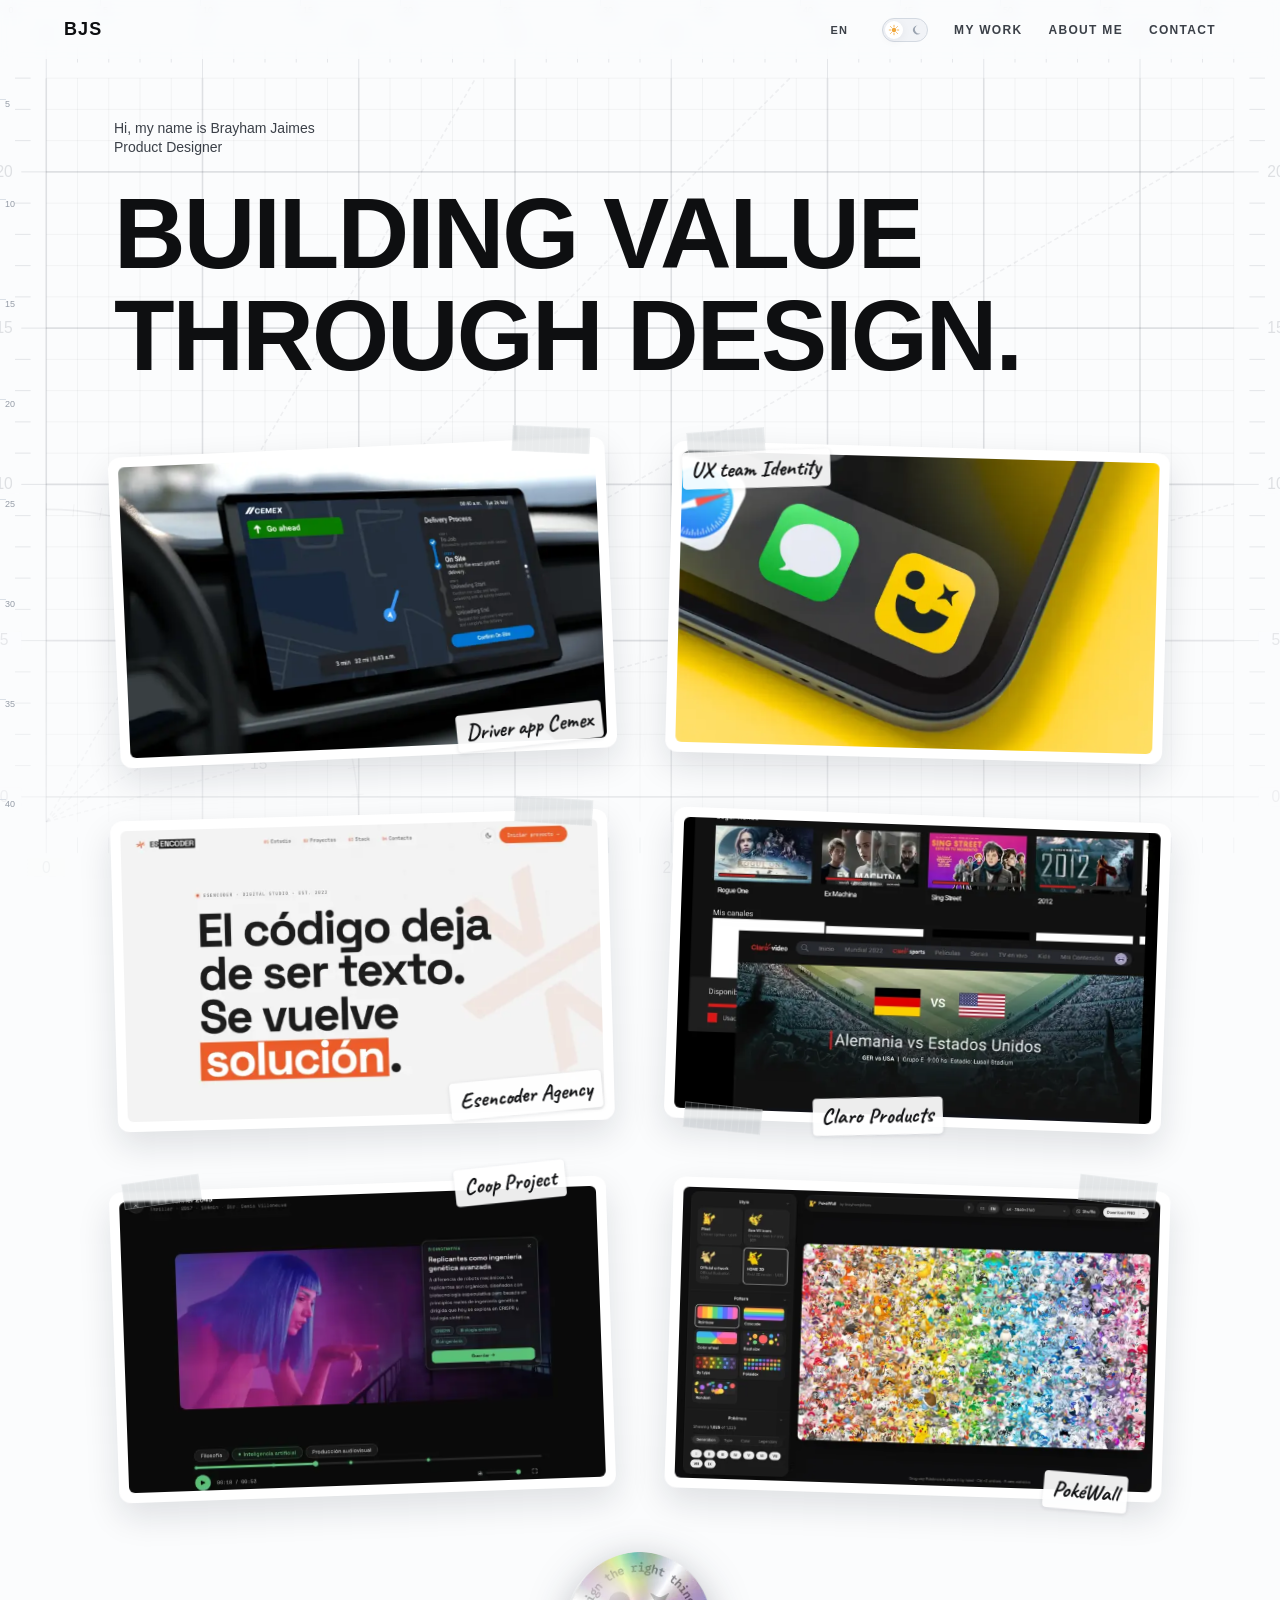
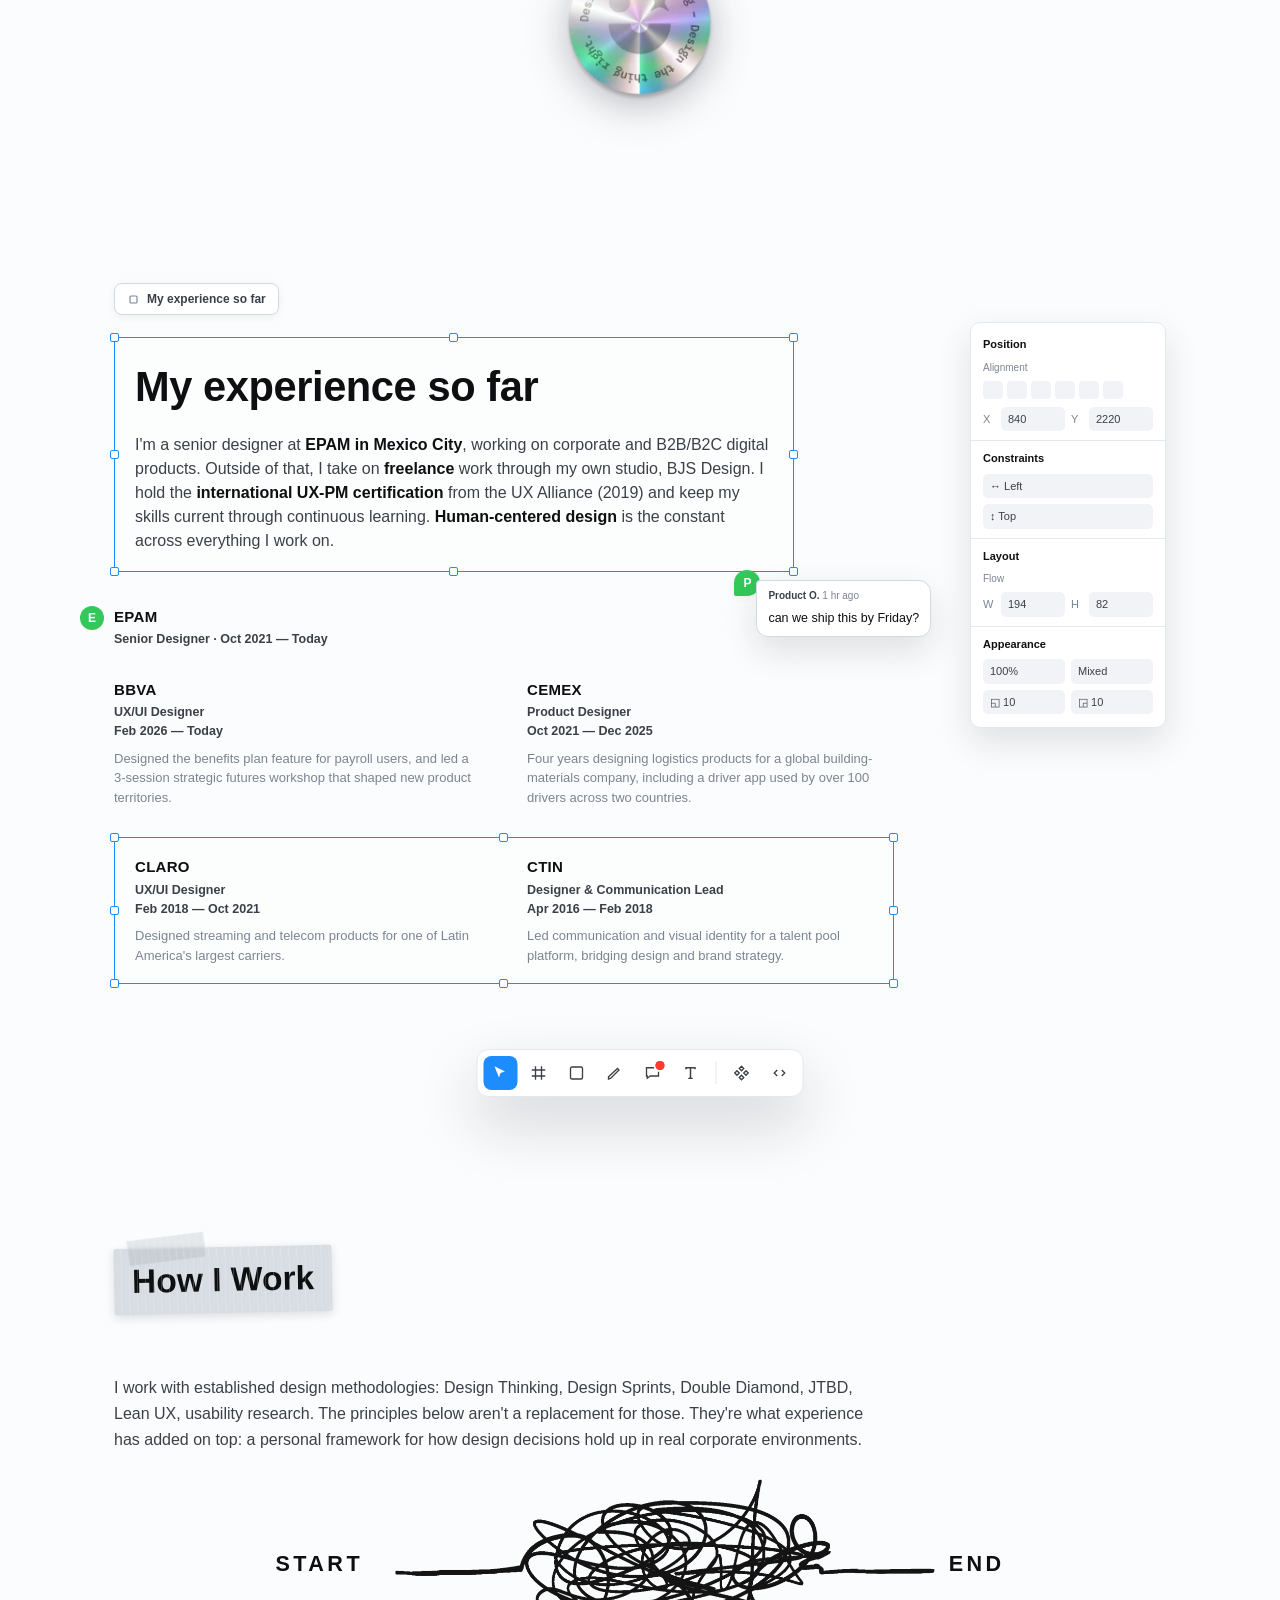
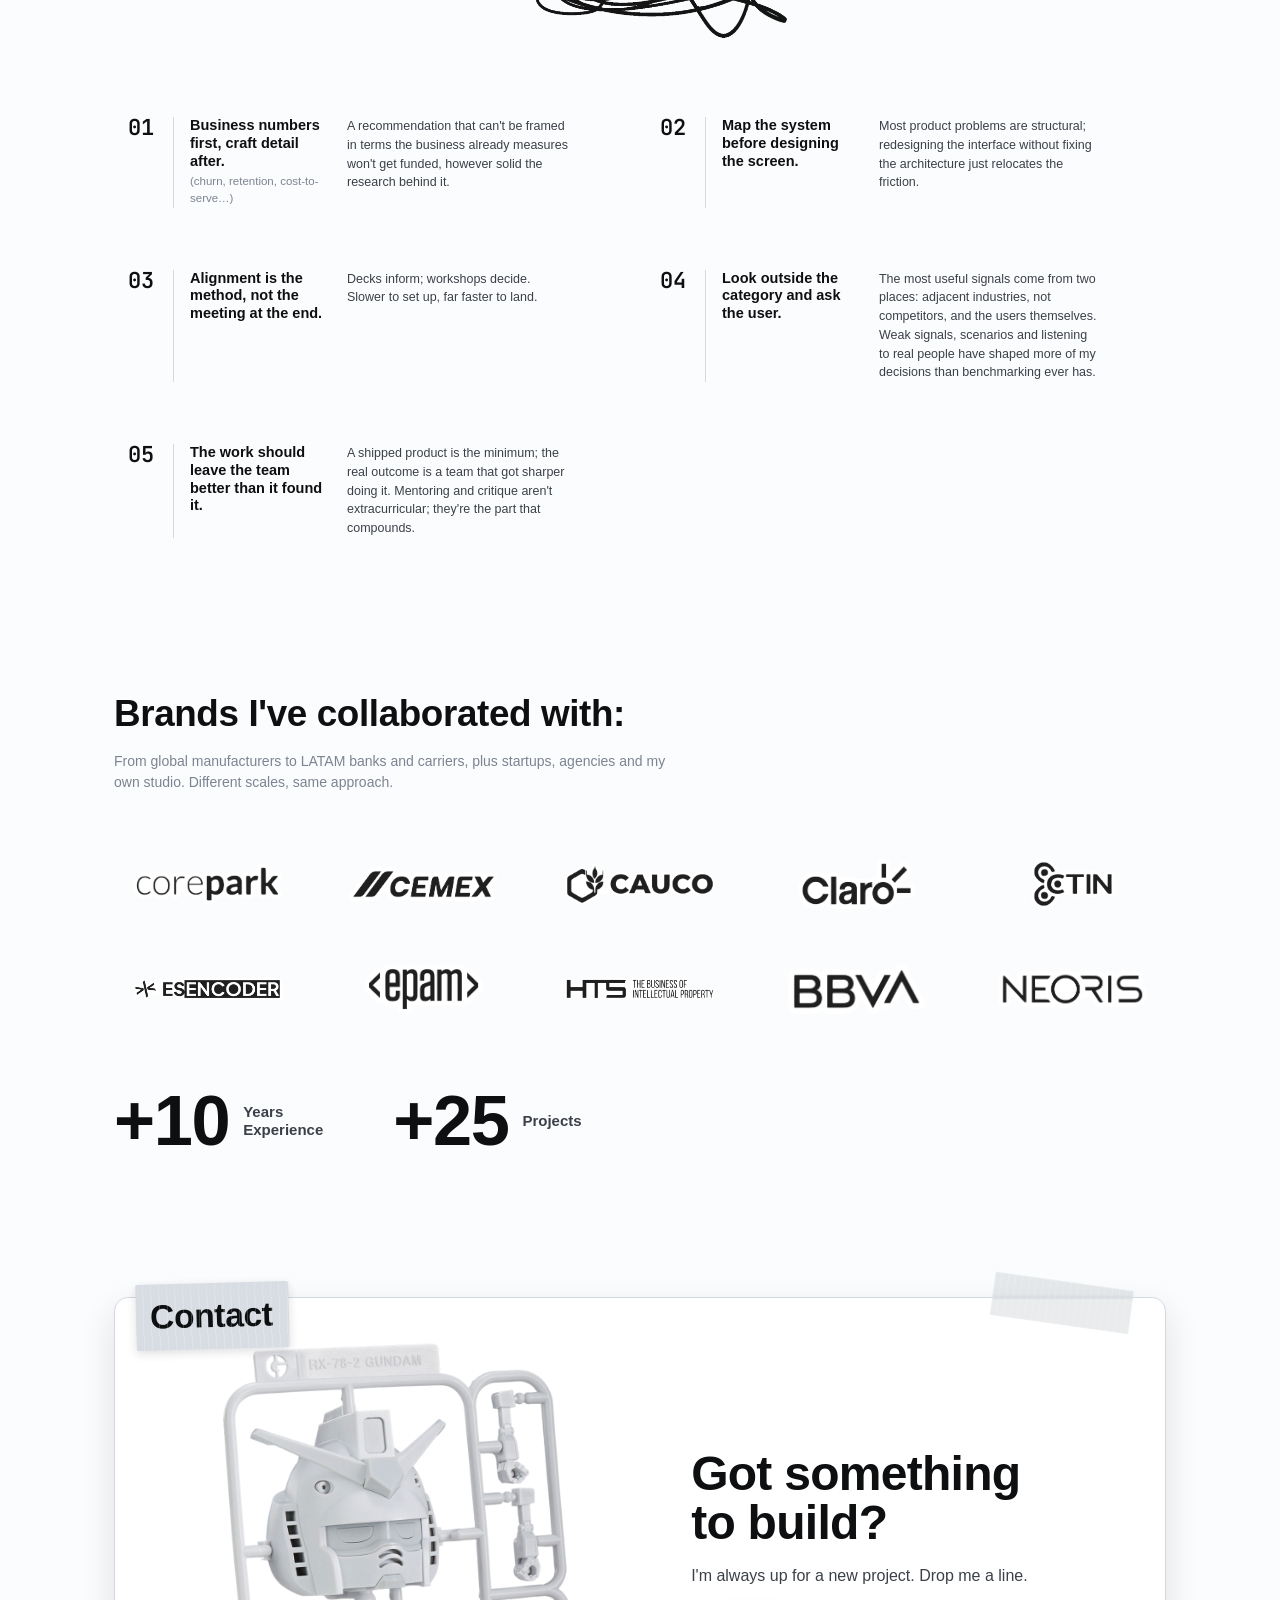
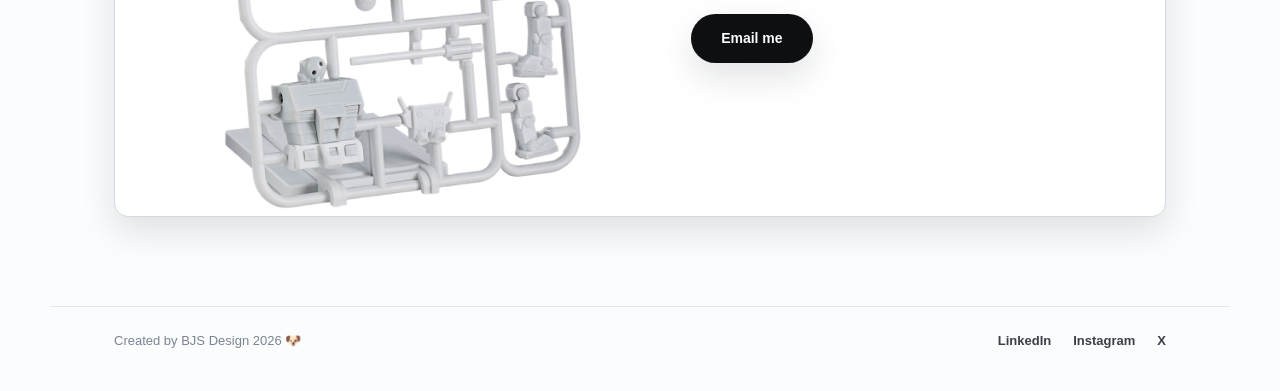
<file: index.html>
<!DOCTYPE html>
<html lang="en">
<head>
  <meta charset="UTF-8" />
  <meta name="viewport" content="width=device-width, initial-scale=1.0" />
  <!-- Google Analytics (GA4) — deferred until first interaction / idle to keep it off the critical path -->
  <script>
    window.dataLayer = window.dataLayer || [];
    function gtag(){dataLayer.push(arguments);}
    gtag('js', new Date());
    gtag('config', 'G-72JWC0ZJKR');
    (function () {
      var loaded = false;
      function loadGA() {
        if (loaded) return; loaded = true;
        var s = document.createElement('script');
        s.async = true;
        s.src = 'https://www.googletagmanager.com/gtag/js?id=G-72JWC0ZJKR';
        document.head.appendChild(s);
      }
      ['scroll', 'mousemove', 'pointerdown', 'keydown', 'touchstart'].forEach(function (ev) {
        window.addEventListener(ev, loadGA, { once: true, passive: true });
      });
    })();
  </script>
  <title>Brayham Jaimes — Senior Product Designer</title>
  <meta name="description" content="Product Designer. 10+ years turning complex problems into products that ship | For global brands, LATAM carriers and my own studio." />
  <!-- Open Graph / social preview -->
  <meta property="og:type" content="website" />
  <meta property="og:site_name" content="Brayham Jaimes" />
  <meta property="og:title" content="Brayham Jaimes — Senior Product Designer" />
  <meta property="og:description" content="Product Designer. 10+ years turning complex problems into products that ship | For global brands, LATAM carriers and my own studio." />
  <meta property="og:url" content="https://brayhamjaimes.com/" />
  <meta property="og:image" content="https://brayhamjaimes.com/assets/og-preview.jpg" />
  <meta property="og:image:width" content="1200" />
  <meta property="og:image:height" content="630" />
  <meta property="og:image:alt" content="Brayham Jaimes — Building value through design" />
  <meta name="twitter:card" content="summary_large_image" />
  <meta name="twitter:title" content="Brayham Jaimes — Senior Product Designer" />
  <meta name="twitter:description" content="Product Designer. 10+ years turning complex problems into products that ship | For global brands, LATAM carriers and my own studio." />
  <meta name="twitter:image" content="https://brayhamjaimes.com/assets/og-preview.jpg" />
  <link rel="icon" type="image/png" href="assets/favicon.png" />
  <link rel="apple-touch-icon" sizes="180x180" href="assets/apple-touch-icon.png" />
  <link rel="canonical" href="https://brayhamjaimes.com/" />
  <meta name="author" content="Brayham Jaimes" />
  <meta name="robots" content="index, follow, max-image-preview:large, max-snippet:-1" />
  <meta name="geo.region" content="MX-CMX" />
  <meta name="geo.placename" content="Mexico City" />
  <script type="application/ld+json">
  {
    "@context": "https://schema.org",
    "@graph": [
      {
        "@type": "WebSite",
        "@id": "https://brayhamjaimes.com/#website",
        "url": "https://brayhamjaimes.com/",
        "name": "Brayham Jaimes",
        "description": "Portfolio of Brayham Jaimes, Senior Product Designer based in Mexico City.",
        "inLanguage": ["en", "es"],
        "publisher": { "@id": "https://brayhamjaimes.com/#brayham" }
      },
      {
        "@type": "ProfilePage",
        "@id": "https://brayhamjaimes.com/#profilepage",
        "url": "https://brayhamjaimes.com/",
        "name": "Brayham Jaimes — Senior Product Designer",
        "isPartOf": { "@id": "https://brayhamjaimes.com/#website" },
        "inLanguage": "en",
        "mainEntity": { "@id": "https://brayhamjaimes.com/#brayham" }
      },
      {
        "@type": "Person",
        "@id": "https://brayhamjaimes.com/#brayham",
        "name": "Brayham Jaimes",
        "givenName": "Brayham",
        "familyName": "Jaimes",
        "jobTitle": "Senior Product Designer",
        "description": "Product designer with 10+ years turning complex problems into products that ship, for global brands, LATAM carriers and his own studio, BJS Design.",
        "url": "https://brayhamjaimes.com/",
        "image": "https://brayhamjaimes.com/assets/og-preview.jpg",
        "email": "brayhamjaimes@gmail.com",
        "worksFor": [
          { "@type": "Organization", "name": "EPAM Systems" },
          { "@type": "Organization", "name": "BJS Design", "url": "https://brayhamjaimes.com/" }
        ],
        "address": { "@type": "PostalAddress", "addressLocality": "Mexico City", "addressRegion": "CDMX", "addressCountry": "MX" },
        "alumniOf": { "@type": "CollegeOrUniversity", "name": "Instituto Politécnico Nacional (UPIICSA)" },
        "knowsAbout": ["Product Design", "UX Design", "UX Research", "Design Systems", "Information Architecture", "Design Thinking", "Design Sprints", "Service Design", "Prototyping", "Interaction Design", "Workshop Facilitation", "AI-assisted design"],
        "knowsLanguage": ["Spanish", "English"],
        "hasCredential": { "@type": "EducationalOccupationalCredential", "credentialCategory": "certification", "name": "UX-PM international certification (UX Alliance)" },
        "sameAs": ["https://mx.linkedin.com/in/brayhamjaimes", "https://www.instagram.com/brayhamjaimes", "https://x.com/brayhamjaimes"]
      }
    ]
  }
  </script>
  <script>
    /* Set theme before paint to avoid flash */
    (function () {
      try {
        var t = localStorage.getItem('bjs-theme');
        if (!t) t = window.matchMedia('(prefers-color-scheme: dark)').matches ? 'dark' : 'light';
        document.documentElement.setAttribute('data-theme', t);
      } catch (e) { document.documentElement.setAttribute('data-theme', 'light'); }
    })();
  </script>
  <link rel="preconnect" href="https://fonts.googleapis.com" />
  <link rel="preconnect" href="https://fonts.gstatic.com" crossorigin />
  <link rel="stylesheet" href="https://fonts.googleapis.com/css2?family=Caveat:wght@500;600;700&family=JetBrains+Mono:wght@400;600&display=swap" media="print" onload="this.media='all'" />
  <noscript><link rel="stylesheet" href="https://fonts.googleapis.com/css2?family=Caveat:wght@500;600;700&family=JetBrains+Mono:wght@400;600&display=swap" /></noscript>
  <link rel="preload" as="image" href="assets/images/proj-cemex-driver.webp" imagesrcset="assets/images/proj-cemex-driver-sm.webp 760w, assets/images/proj-cemex-driver.webp 1280w" imagesizes="(max-width: 700px) 92vw, 48vw" fetchpriority="high" />
  <link rel="preconnect" href="https://api.fontshare.com" crossorigin />
  <link rel="stylesheet" href="https://api.fontshare.com/v2/css?f[]=satoshi@400,500,600,700,800,900&display=swap" media="print" onload="this.media='all'" />
  <noscript><link rel="stylesheet" href="https://api.fontshare.com/v2/css?f[]=satoshi@400,500,600,700,800,900&display=swap" /></noscript>
  <link rel="stylesheet" href="css/styles.css?v=56" />
</head>
<body>
  <!-- Blueprint background -->
  <div class="grid-bg" aria-hidden="true" style="display:none"></div>
  <svg class="blueprint" viewBox="0 0 860 576" preserveAspectRatio="xMidYMid slice" aria-hidden="true"><style>.er{fill:var(--paper);stroke:none}</style><defs><clipPath id="gridClip"><rect x="50" y="50" width="760" height="476"/></clipPath></defs><path d="M 50 326 A 200 200 0 0 1 250 526" fill="none" stroke="currentColor" stroke-opacity="0.45" stroke-width="1"/><line x1="246" y1="526" x2="254" y2="526" stroke="currentColor" stroke-opacity="0.45" stroke-width="0.5"/><line x1="245.25" y1="508.92" x2="253.22" y2="508.22" stroke="currentColor" stroke-opacity="0.45" stroke-width="0.5"/><line x1="243.02" y1="491.96" x2="250.9" y2="490.58" stroke="currentColor" stroke-opacity="0.45" stroke-width="0.5"/><line x1="239.32" y1="475.27" x2="247.05" y2="473.2" stroke="currentColor" stroke-opacity="0.45" stroke-width="0.5"/><line x1="234.18" y1="458.96" x2="241.7" y2="456.23" stroke="currentColor" stroke-opacity="0.45" stroke-width="0.5"/><line x1="227.64" y1="443.17" x2="234.89" y2="439.79" stroke="currentColor" stroke-opacity="0.45" stroke-width="0.5"/><line x1="219.74" y1="428" x2="226.67" y2="424" stroke="currentColor" stroke-opacity="0.45" stroke-width="0.5"/><line x1="210.55" y1="413.58" x2="217.11" y2="408.99" stroke="currentColor" stroke-opacity="0.45" stroke-width="0.5"/><line x1="200.14" y1="400.01" x2="206.27" y2="394.87" stroke="currentColor" stroke-opacity="0.45" stroke-width="0.5"/><line x1="188.59" y1="387.41" x2="194.25" y2="381.75" stroke="currentColor" stroke-opacity="0.45" stroke-width="0.5"/><line x1="175.99" y1="375.86" x2="181.13" y2="369.73" stroke="currentColor" stroke-opacity="0.45" stroke-width="0.5"/><line x1="162.42" y1="365.45" x2="167.01" y2="358.89" stroke="currentColor" stroke-opacity="0.45" stroke-width="0.5"/><line x1="148" y1="356.26" x2="152" y2="349.33" stroke="currentColor" stroke-opacity="0.45" stroke-width="0.5"/><line x1="132.83" y1="348.36" x2="136.21" y2="341.11" stroke="currentColor" stroke-opacity="0.45" stroke-width="0.5"/><line x1="117.04" y1="341.82" x2="119.77" y2="334.3" stroke="currentColor" stroke-opacity="0.45" stroke-width="0.5"/><line x1="100.73" y1="336.68" x2="102.8" y2="328.95" stroke="currentColor" stroke-opacity="0.45" stroke-width="0.5"/><line x1="84.04" y1="332.98" x2="85.42" y2="325.1" stroke="currentColor" stroke-opacity="0.45" stroke-width="0.5"/><line x1="67.08" y1="330.75" x2="67.78" y2="322.78" stroke="currentColor" stroke-opacity="0.45" stroke-width="0.5"/><line x1="50" y1="330" x2="50" y2="322" stroke="currentColor" stroke-opacity="0.45" stroke-width="0.5"/><rect x="140.99" y="421.01" width="16" height="12" class="er" stroke="none"/><line x1="50" y1="50" x2="50" y2="526" stroke="currentColor" stroke-width="1"/><line x1="70" y1="50" x2="70" y2="526" stroke="currentColor" stroke-opacity="0.45" stroke-width="0.5"/><line x1="90" y1="50" x2="90" y2="526" stroke="currentColor" stroke-opacity="0.45" stroke-width="0.5"/><line x1="110" y1="50" x2="110" y2="526" stroke="currentColor" stroke-opacity="0.45" stroke-width="0.5"/><line x1="130" y1="50" x2="130" y2="526" stroke="currentColor" stroke-opacity="0.45" stroke-width="0.5"/><line x1="150" y1="50" x2="150" y2="526" stroke="currentColor" stroke-width="1"/><line x1="170" y1="50" x2="170" y2="526" stroke="currentColor" stroke-opacity="0.45" stroke-width="0.5"/><line x1="190" y1="50" x2="190" y2="526" stroke="currentColor" stroke-opacity="0.45" stroke-width="0.5"/><line x1="210" y1="50" x2="210" y2="526" stroke="currentColor" stroke-opacity="0.45" stroke-width="0.5"/><line x1="230" y1="50" x2="230" y2="526" stroke="currentColor" stroke-opacity="0.45" stroke-width="0.5"/><line x1="250" y1="50" x2="250" y2="526" stroke="currentColor" stroke-width="1"/><line x1="270" y1="50" x2="270" y2="526" stroke="currentColor" stroke-opacity="0.45" stroke-width="0.5"/><line x1="290" y1="50" x2="290" y2="526" stroke="currentColor" stroke-opacity="0.45" stroke-width="0.5"/><line x1="310" y1="50" x2="310" y2="526" stroke="currentColor" stroke-opacity="0.45" stroke-width="0.5"/><line x1="330" y1="50" x2="330" y2="526" stroke="currentColor" stroke-opacity="0.45" stroke-width="0.5"/><line x1="350" y1="50" x2="350" y2="526" stroke="currentColor" stroke-width="1"/><line x1="370" y1="50" x2="370" y2="526" stroke="currentColor" stroke-opacity="0.45" stroke-width="0.5"/><line x1="390" y1="50" x2="390" y2="526" stroke="currentColor" stroke-opacity="0.45" stroke-width="0.5"/><line x1="410" y1="50" x2="410" y2="526" stroke="currentColor" stroke-opacity="0.45" stroke-width="0.5"/><line x1="430" y1="50" x2="430" y2="526" stroke="currentColor" stroke-opacity="0.45" stroke-width="0.5"/><line x1="450" y1="50" x2="450" y2="526" stroke="currentColor" stroke-width="1"/><line x1="470" y1="50" x2="470" y2="526" stroke="currentColor" stroke-opacity="0.45" stroke-width="0.5"/><line x1="490" y1="50" x2="490" y2="526" stroke="currentColor" stroke-opacity="0.45" stroke-width="0.5"/><line x1="510" y1="50" x2="510" y2="526" stroke="currentColor" stroke-opacity="0.45" stroke-width="0.5"/><line x1="530" y1="50" x2="530" y2="526" stroke="currentColor" stroke-opacity="0.45" stroke-width="0.5"/><line x1="550" y1="50" x2="550" y2="526" stroke="currentColor" stroke-width="1"/><line x1="570" y1="50" x2="570" y2="526" stroke="currentColor" stroke-opacity="0.45" stroke-width="0.5"/><line x1="590" y1="50" x2="590" y2="526" stroke="currentColor" stroke-opacity="0.45" stroke-width="0.5"/><line x1="610" y1="50" x2="610" y2="526" stroke="currentColor" stroke-opacity="0.45" stroke-width="0.5"/><line x1="630" y1="50" x2="630" y2="526" stroke="currentColor" stroke-opacity="0.45" stroke-width="0.5"/><line x1="650" y1="50" x2="650" y2="526" stroke="currentColor" stroke-width="1"/><line x1="670" y1="50" x2="670" y2="526" stroke="currentColor" stroke-opacity="0.45" stroke-width="0.5"/><line x1="690" y1="50" x2="690" y2="526" stroke="currentColor" stroke-opacity="0.45" stroke-width="0.5"/><line x1="710" y1="50" x2="710" y2="526" stroke="currentColor" stroke-opacity="0.45" stroke-width="0.5"/><line x1="730" y1="50" x2="730" y2="526" stroke="currentColor" stroke-opacity="0.45" stroke-width="0.5"/><line x1="750" y1="50" x2="750" y2="526" stroke="currentColor" stroke-width="1"/><line x1="770" y1="50" x2="770" y2="526" stroke="currentColor" stroke-opacity="0.45" stroke-width="0.5"/><line x1="790" y1="50" x2="790" y2="526" stroke="currentColor" stroke-opacity="0.45" stroke-width="0.5"/><line x1="810" y1="50" x2="810" y2="526" stroke="currentColor" stroke-opacity="0.45" stroke-width="0.5"/><line x1="50" y1="50" x2="810" y2="50" stroke="currentColor" stroke-opacity="0.45" stroke-width="0.5"/><line x1="50" y1="70" x2="810" y2="70" stroke="currentColor" stroke-opacity="0.45" stroke-width="0.5"/><line x1="50" y1="90" x2="810" y2="90" stroke="currentColor" stroke-opacity="0.45" stroke-width="0.5"/><line x1="50" y1="110" x2="810" y2="110" stroke="currentColor" stroke-width="1"/><line x1="50" y1="130" x2="810" y2="130" stroke="currentColor" stroke-opacity="0.45" stroke-width="0.5"/><line x1="50" y1="150" x2="810" y2="150" stroke="currentColor" stroke-opacity="0.45" stroke-width="0.5"/><line x1="50" y1="170" x2="810" y2="170" stroke="currentColor" stroke-opacity="0.45" stroke-width="0.5"/><line x1="50" y1="190" x2="810" y2="190" stroke="currentColor" stroke-opacity="0.45" stroke-width="0.5"/><line x1="50" y1="210" x2="810" y2="210" stroke="currentColor" stroke-width="1"/><line x1="50" y1="230" x2="810" y2="230" stroke="currentColor" stroke-opacity="0.45" stroke-width="0.5"/><line x1="50" y1="250" x2="810" y2="250" stroke="currentColor" stroke-opacity="0.45" stroke-width="0.5"/><line x1="50" y1="270" x2="810" y2="270" stroke="currentColor" stroke-opacity="0.45" stroke-width="0.5"/><line x1="50" y1="290" x2="810" y2="290" stroke="currentColor" stroke-opacity="0.45" stroke-width="0.5"/><line x1="50" y1="310" x2="810" y2="310" stroke="currentColor" stroke-width="1"/><line x1="50" y1="330" x2="810" y2="330" stroke="currentColor" stroke-opacity="0.45" stroke-width="0.5"/><line x1="50" y1="350" x2="810" y2="350" stroke="currentColor" stroke-opacity="0.45" stroke-width="0.5"/><line x1="50" y1="370" x2="810" y2="370" stroke="currentColor" stroke-opacity="0.45" stroke-width="0.5"/><line x1="50" y1="390" x2="810" y2="390" stroke="currentColor" stroke-opacity="0.45" stroke-width="0.5"/><line x1="50" y1="410" x2="810" y2="410" stroke="currentColor" stroke-width="1"/><line x1="50" y1="430" x2="810" y2="430" stroke="currentColor" stroke-opacity="0.45" stroke-width="0.5"/><line x1="50" y1="450" x2="810" y2="450" stroke="currentColor" stroke-opacity="0.45" stroke-width="0.5"/><line x1="50" y1="470" x2="810" y2="470" stroke="currentColor" stroke-opacity="0.45" stroke-width="0.5"/><line x1="50" y1="490" x2="810" y2="490" stroke="currentColor" stroke-opacity="0.45" stroke-width="0.5"/><line x1="50" y1="510" x2="810" y2="510" stroke="currentColor" stroke-width="1"/><line x1="50" y1="30" x2="50" y2="50" stroke="currentColor" stroke-width="0.5"/><line x1="70" y1="30" x2="70" y2="40" stroke="currentColor" stroke-width="0.5"/><line x1="90" y1="30" x2="90" y2="40" stroke="currentColor" stroke-width="0.5"/><line x1="110" y1="30" x2="110" y2="40" stroke="currentColor" stroke-width="0.5"/><line x1="130" y1="30" x2="130" y2="40" stroke="currentColor" stroke-width="0.5"/><line x1="150" y1="30" x2="150" y2="50" stroke="currentColor" stroke-width="0.5"/><line x1="170" y1="30" x2="170" y2="40" stroke="currentColor" stroke-width="0.5"/><line x1="190" y1="30" x2="190" y2="40" stroke="currentColor" stroke-width="0.5"/><line x1="210" y1="30" x2="210" y2="40" stroke="currentColor" stroke-width="0.5"/><line x1="230" y1="30" x2="230" y2="40" stroke="currentColor" stroke-width="0.5"/><line x1="250" y1="30" x2="250" y2="50" stroke="currentColor" stroke-width="0.5"/><line x1="270" y1="30" x2="270" y2="40" stroke="currentColor" stroke-width="0.5"/><line x1="290" y1="30" x2="290" y2="40" stroke="currentColor" stroke-width="0.5"/><line x1="310" y1="30" x2="310" y2="40" stroke="currentColor" stroke-width="0.5"/><line x1="330" y1="30" x2="330" y2="40" stroke="currentColor" stroke-width="0.5"/><line x1="350" y1="30" x2="350" y2="50" stroke="currentColor" stroke-width="0.5"/><line x1="370" y1="30" x2="370" y2="40" stroke="currentColor" stroke-width="0.5"/><line x1="390" y1="30" x2="390" y2="40" stroke="currentColor" stroke-width="0.5"/><line x1="410" y1="30" x2="410" y2="40" stroke="currentColor" stroke-width="0.5"/><line x1="430" y1="30" x2="430" y2="40" stroke="currentColor" stroke-width="0.5"/><line x1="450" y1="30" x2="450" y2="50" stroke="currentColor" stroke-width="0.5"/><line x1="470" y1="30" x2="470" y2="40" stroke="currentColor" stroke-width="0.5"/><line x1="490" y1="30" x2="490" y2="40" stroke="currentColor" stroke-width="0.5"/><line x1="510" y1="30" x2="510" y2="40" stroke="currentColor" stroke-width="0.5"/><line x1="530" y1="30" x2="530" y2="40" stroke="currentColor" stroke-width="0.5"/><line x1="550" y1="30" x2="550" y2="50" stroke="currentColor" stroke-width="0.5"/><line x1="570" y1="30" x2="570" y2="40" stroke="currentColor" stroke-width="0.5"/><line x1="590" y1="30" x2="590" y2="40" stroke="currentColor" stroke-width="0.5"/><line x1="610" y1="30" x2="610" y2="40" stroke="currentColor" stroke-width="0.5"/><line x1="630" y1="30" x2="630" y2="40" stroke="currentColor" stroke-width="0.5"/><line x1="650" y1="30" x2="650" y2="50" stroke="currentColor" stroke-width="0.5"/><line x1="670" y1="30" x2="670" y2="40" stroke="currentColor" stroke-width="0.5"/><line x1="690" y1="30" x2="690" y2="40" stroke="currentColor" stroke-width="0.5"/><line x1="710" y1="30" x2="710" y2="40" stroke="currentColor" stroke-width="0.5"/><line x1="730" y1="30" x2="730" y2="40" stroke="currentColor" stroke-width="0.5"/><line x1="750" y1="30" x2="750" y2="50" stroke="currentColor" stroke-width="0.5"/><line x1="770" y1="30" x2="770" y2="40" stroke="currentColor" stroke-width="0.5"/><line x1="790" y1="30" x2="790" y2="40" stroke="currentColor" stroke-width="0.5"/><line x1="810" y1="30" x2="810" y2="40" stroke="currentColor" stroke-width="0.5"/><line x1="30" y1="50" x2="40" y2="50" stroke="currentColor" stroke-width="0.5"/><line x1="30" y1="70" x2="40" y2="70" stroke="currentColor" stroke-width="0.5"/><line x1="30" y1="90" x2="40" y2="90" stroke="currentColor" stroke-width="0.5"/><line x1="30" y1="110" x2="50" y2="110" stroke="currentColor" stroke-width="0.5"/><line x1="30" y1="130" x2="40" y2="130" stroke="currentColor" stroke-width="0.5"/><line x1="30" y1="150" x2="40" y2="150" stroke="currentColor" stroke-width="0.5"/><line x1="30" y1="170" x2="40" y2="170" stroke="currentColor" stroke-width="0.5"/><line x1="30" y1="190" x2="40" y2="190" stroke="currentColor" stroke-width="0.5"/><line x1="30" y1="210" x2="50" y2="210" stroke="currentColor" stroke-width="0.5"/><line x1="30" y1="230" x2="40" y2="230" stroke="currentColor" stroke-width="0.5"/><line x1="30" y1="250" x2="40" y2="250" stroke="currentColor" stroke-width="0.5"/><line x1="30" y1="270" x2="40" y2="270" stroke="currentColor" stroke-width="0.5"/><line x1="30" y1="290" x2="40" y2="290" stroke="currentColor" stroke-width="0.5"/><line x1="30" y1="310" x2="50" y2="310" stroke="currentColor" stroke-width="0.5"/><line x1="30" y1="330" x2="40" y2="330" stroke="currentColor" stroke-width="0.5"/><line x1="30" y1="350" x2="40" y2="350" stroke="currentColor" stroke-width="0.5"/><line x1="30" y1="370" x2="40" y2="370" stroke="currentColor" stroke-width="0.5"/><line x1="30" y1="390" x2="40" y2="390" stroke="currentColor" stroke-width="0.5"/><line x1="30" y1="410" x2="50" y2="410" stroke="currentColor" stroke-width="0.5"/><line x1="30" y1="430" x2="40" y2="430" stroke="currentColor" stroke-width="0.5"/><line x1="30" y1="450" x2="40" y2="450" stroke="currentColor" stroke-width="0.5"/><line x1="30" y1="470" x2="40" y2="470" stroke="currentColor" stroke-width="0.5"/><line x1="30" y1="490" x2="40" y2="490" stroke="currentColor" stroke-width="0.5"/><line x1="30" y1="510" x2="50" y2="510" stroke="currentColor" stroke-width="0.5"/><line x1="820" y1="50" x2="830" y2="50" stroke="currentColor" stroke-width="0.5"/><line x1="820" y1="70" x2="830" y2="70" stroke="currentColor" stroke-width="0.5"/><line x1="820" y1="90" x2="830" y2="90" stroke="currentColor" stroke-width="0.5"/><line x1="810" y1="110" x2="830" y2="110" stroke="currentColor" stroke-width="0.5"/><line x1="820" y1="130" x2="830" y2="130" stroke="currentColor" stroke-width="0.5"/><line x1="820" y1="150" x2="830" y2="150" stroke="currentColor" stroke-width="0.5"/><line x1="820" y1="170" x2="830" y2="170" stroke="currentColor" stroke-width="0.5"/><line x1="820" y1="190" x2="830" y2="190" stroke="currentColor" stroke-width="0.5"/><line x1="810" y1="210" x2="830" y2="210" stroke="currentColor" stroke-width="0.5"/><line x1="820" y1="230" x2="830" y2="230" stroke="currentColor" stroke-width="0.5"/><line x1="820" y1="250" x2="830" y2="250" stroke="currentColor" stroke-width="0.5"/><line x1="820" y1="270" x2="830" y2="270" stroke="currentColor" stroke-width="0.5"/><line x1="820" y1="290" x2="830" y2="290" stroke="currentColor" stroke-width="0.5"/><line x1="810" y1="310" x2="830" y2="310" stroke="currentColor" stroke-width="0.5"/><line x1="820" y1="330" x2="830" y2="330" stroke="currentColor" stroke-width="0.5"/><line x1="820" y1="350" x2="830" y2="350" stroke="currentColor" stroke-width="0.5"/><line x1="820" y1="370" x2="830" y2="370" stroke="currentColor" stroke-width="0.5"/><line x1="820" y1="390" x2="830" y2="390" stroke="currentColor" stroke-width="0.5"/><line x1="810" y1="410" x2="830" y2="410" stroke="currentColor" stroke-width="0.5"/><line x1="820" y1="430" x2="830" y2="430" stroke="currentColor" stroke-width="0.5"/><line x1="820" y1="450" x2="830" y2="450" stroke="currentColor" stroke-width="0.5"/><line x1="820" y1="470" x2="830" y2="470" stroke="currentColor" stroke-width="0.5"/><line x1="820" y1="490" x2="830" y2="490" stroke="currentColor" stroke-width="0.5"/><line x1="810" y1="510" x2="830" y2="510" stroke="currentColor" stroke-width="0.5"/><line x1="50" y1="526" x2="50" y2="546" stroke="currentColor" stroke-width="0.5"/><line x1="70" y1="536" x2="70" y2="546" stroke="currentColor" stroke-width="0.5"/><line x1="90" y1="536" x2="90" y2="546" stroke="currentColor" stroke-width="0.5"/><line x1="110" y1="536" x2="110" y2="546" stroke="currentColor" stroke-width="0.5"/><line x1="130" y1="536" x2="130" y2="546" stroke="currentColor" stroke-width="0.5"/><line x1="150" y1="526" x2="150" y2="546" stroke="currentColor" stroke-width="0.5"/><line x1="170" y1="536" x2="170" y2="546" stroke="currentColor" stroke-width="0.5"/><line x1="190" y1="536" x2="190" y2="546" stroke="currentColor" stroke-width="0.5"/><line x1="210" y1="536" x2="210" y2="546" stroke="currentColor" stroke-width="0.5"/><line x1="230" y1="536" x2="230" y2="546" stroke="currentColor" stroke-width="0.5"/><line x1="250" y1="526" x2="250" y2="546" stroke="currentColor" stroke-width="0.5"/><line x1="270" y1="536" x2="270" y2="546" stroke="currentColor" stroke-width="0.5"/><line x1="290" y1="536" x2="290" y2="546" stroke="currentColor" stroke-width="0.5"/><line x1="310" y1="536" x2="310" y2="546" stroke="currentColor" stroke-width="0.5"/><line x1="330" y1="536" x2="330" y2="546" stroke="currentColor" stroke-width="0.5"/><line x1="350" y1="526" x2="350" y2="546" stroke="currentColor" stroke-width="0.5"/><line x1="370" y1="536" x2="370" y2="546" stroke="currentColor" stroke-width="0.5"/><line x1="390" y1="536" x2="390" y2="546" stroke="currentColor" stroke-width="0.5"/><line x1="410" y1="536" x2="410" y2="546" stroke="currentColor" stroke-width="0.5"/><line x1="430" y1="536" x2="430" y2="546" stroke="currentColor" stroke-width="0.5"/><line x1="450" y1="526" x2="450" y2="546" stroke="currentColor" stroke-width="0.5"/><line x1="470" y1="536" x2="470" y2="546" stroke="currentColor" stroke-width="0.5"/><line x1="490" y1="536" x2="490" y2="546" stroke="currentColor" stroke-width="0.5"/><line x1="510" y1="536" x2="510" y2="546" stroke="currentColor" stroke-width="0.5"/><line x1="530" y1="536" x2="530" y2="546" stroke="currentColor" stroke-width="0.5"/><line x1="550" y1="526" x2="550" y2="546" stroke="currentColor" stroke-width="0.5"/><line x1="570" y1="536" x2="570" y2="546" stroke="currentColor" stroke-width="0.5"/><line x1="590" y1="536" x2="590" y2="546" stroke="currentColor" stroke-width="0.5"/><line x1="610" y1="536" x2="610" y2="546" stroke="currentColor" stroke-width="0.5"/><line x1="630" y1="536" x2="630" y2="546" stroke="currentColor" stroke-width="0.5"/><line x1="650" y1="526" x2="650" y2="546" stroke="currentColor" stroke-width="0.5"/><line x1="670" y1="536" x2="670" y2="546" stroke="currentColor" stroke-width="0.5"/><line x1="690" y1="536" x2="690" y2="546" stroke="currentColor" stroke-width="0.5"/><line x1="710" y1="536" x2="710" y2="546" stroke="currentColor" stroke-width="0.5"/><line x1="730" y1="536" x2="730" y2="546" stroke="currentColor" stroke-width="0.5"/><line x1="750" y1="526" x2="750" y2="546" stroke="currentColor" stroke-width="0.5"/><line x1="770" y1="536" x2="770" y2="546" stroke="currentColor" stroke-width="0.5"/><line x1="790" y1="536" x2="790" y2="546" stroke="currentColor" stroke-width="0.5"/><line x1="810" y1="536" x2="810" y2="546" stroke="currentColor" stroke-width="0.5"/><rect x="38" y="15" width="24" height="12" class="er" stroke="none"/><text x="50" y="25" text-anchor="middle" font-size="10" fill="currentColor"  font-style="normal" font-weight="400">0</text><rect x="138" y="15" width="24" height="12" class="er" stroke="none"/><text x="150" y="25" text-anchor="middle" font-size="10" fill="currentColor"  font-style="normal" font-weight="400">5</text><rect x="238" y="15" width="24" height="12" class="er" stroke="none"/><text x="250" y="25" text-anchor="middle" font-size="10" fill="currentColor"  font-style="normal" font-weight="400">10</text><rect x="338" y="15" width="24" height="12" class="er" stroke="none"/><text x="350" y="25" text-anchor="middle" font-size="10" fill="currentColor"  font-style="normal" font-weight="400">15</text><rect x="438" y="15" width="24" height="12" class="er" stroke="none"/><text x="450" y="25" text-anchor="middle" font-size="10" fill="currentColor"  font-style="normal" font-weight="400">20</text><rect x="538" y="15" width="24" height="12" class="er" stroke="none"/><text x="550" y="25" text-anchor="middle" font-size="10" fill="currentColor"  font-style="normal" font-weight="400">25</text><rect x="638" y="15" width="24" height="12" class="er" stroke="none"/><text x="650" y="25" text-anchor="middle" font-size="10" fill="currentColor"  font-style="normal" font-weight="400">30</text><rect x="738" y="15" width="24" height="12" class="er" stroke="none"/><text x="750" y="25" text-anchor="middle" font-size="10" fill="currentColor"  font-style="normal" font-weight="400">35</text><rect x="10" y="104" width="24" height="12" class="er" stroke="none"/><text x="23" y="113" text-anchor="middle" font-size="10" fill="currentColor"  font-style="normal" font-weight="400">20</text><rect x="10" y="204" width="24" height="12" class="er" stroke="none"/><text x="23" y="213" text-anchor="middle" font-size="10" fill="currentColor"  font-style="normal" font-weight="400">15</text><rect x="10" y="304" width="24" height="12" class="er" stroke="none"/><text x="23" y="313" text-anchor="middle" font-size="10" fill="currentColor"  font-style="normal" font-weight="400">10</text><rect x="10" y="404" width="24" height="12" class="er" stroke="none"/><text x="23" y="413" text-anchor="middle" font-size="10" fill="currentColor"  font-style="normal" font-weight="400">5</text><rect x="10" y="504" width="24" height="12" class="er" stroke="none"/><text x="23" y="513" text-anchor="middle" font-size="10" fill="currentColor"  font-style="normal" font-weight="400">0</text><rect x="826" y="104" width="24" height="12" class="er" stroke="none"/><text x="837" y="113" text-anchor="middle" font-size="10" fill="currentColor"  font-style="normal" font-weight="400">20</text><rect x="826" y="204" width="24" height="12" class="er" stroke="none"/><text x="837" y="213" text-anchor="middle" font-size="10" fill="currentColor"  font-style="normal" font-weight="400">15</text><rect x="826" y="304" width="24" height="12" class="er" stroke="none"/><text x="837" y="313" text-anchor="middle" font-size="10" fill="currentColor"  font-style="normal" font-weight="400">10</text><rect x="826" y="404" width="24" height="12" class="er" stroke="none"/><text x="837" y="413" text-anchor="middle" font-size="10" fill="currentColor"  font-style="normal" font-weight="400">5</text><rect x="826" y="504" width="24" height="12" class="er" stroke="none"/><text x="837" y="513" text-anchor="middle" font-size="10" fill="currentColor"  font-style="normal" font-weight="400">0</text><rect x="38" y="549" width="24" height="12" class="er" stroke="none"/><text x="50" y="559" text-anchor="middle" font-size="10" fill="currentColor"  font-style="normal" font-weight="400">0</text><rect x="138" y="549" width="24" height="12" class="er" stroke="none"/><text x="150" y="559" text-anchor="middle" font-size="10" fill="currentColor"  font-style="normal" font-weight="400">5</text><rect x="238" y="549" width="24" height="12" class="er" stroke="none"/><text x="250" y="559" text-anchor="middle" font-size="10" fill="currentColor"  font-style="normal" font-weight="400">10</text><rect x="338" y="549" width="24" height="12" class="er" stroke="none"/><text x="350" y="559" text-anchor="middle" font-size="10" fill="currentColor"  font-style="normal" font-weight="400">15</text><rect x="438" y="549" width="24" height="12" class="er" stroke="none"/><text x="450" y="559" text-anchor="middle" font-size="10" fill="currentColor"  font-style="normal" font-weight="400">20</text><rect x="538" y="549" width="24" height="12" class="er" stroke="none"/><text x="550" y="559" text-anchor="middle" font-size="10" fill="currentColor"  font-style="normal" font-weight="400">25</text><rect x="638" y="549" width="24" height="12" class="er" stroke="none"/><text x="650" y="559" text-anchor="middle" font-size="10" fill="currentColor"  font-style="normal" font-weight="400">30</text><rect x="738" y="549" width="24" height="12" class="er" stroke="none"/><text x="750" y="559" text-anchor="middle" font-size="10" fill="currentColor"  font-style="normal" font-weight="400">35</text><line x1="50" y1="526" x2="810" y2="322.36" stroke="currentColor" stroke-opacity="0.45" stroke-width="1" stroke-dasharray="3,2"/><rect x="175.93" y="481.04" width="24" height="14" rx="7" ry="7" class="er" stroke="none"/><text x="187.93" y="492.04" text-anchor="middle" font-size="10" fill="currentColor"  font-style="normal" font-weight="400">15<!-- -->&#176;</text><line x1="50" y1="526" x2="810" y2="87.21" stroke="currentColor" stroke-opacity="0.45" stroke-width="1" stroke-dasharray="3,2"/><rect x="161.67" y="446.6" width="24" height="14" rx="7" ry="7" class="er" stroke="none"/><text x="173.67" y="457.6" text-anchor="middle" font-size="10" fill="currentColor"  font-style="normal" font-weight="400">30<!-- -->&#176;</text><line x1="50" y1="526" x2="526" y2="50" stroke="currentColor" stroke-opacity="0.45" stroke-width="1" stroke-dasharray="3,2"/><rect x="138.97" y="417.03" width="24" height="14" rx="7" ry="7" class="er" stroke="none"/><text x="150.97" y="428.03" text-anchor="middle" font-size="10" fill="currentColor"  font-style="normal" font-weight="400">45<!-- -->&#176;</text><line x1="50" y1="526" x2="324.82" y2="50" stroke="currentColor" stroke-opacity="0.45" stroke-width="1" stroke-dasharray="3,2"/><rect x="109.4" y="394.33" width="24" height="14" rx="7" ry="7" class="er" stroke="none"/><text x="121.4" y="405.33" text-anchor="middle" font-size="10" fill="currentColor"  font-style="normal" font-weight="400">60<!-- -->&#176;</text></svg>
  <div class="ruler ruler--top" id="rulerTop" aria-hidden="true"></div>
  <div class="ruler ruler--left" id="rulerLeft" aria-hidden="true"></div>
  <div class="ruler ruler--corner" aria-hidden="true">0</div>

  <!-- NAV -->
  <header class="nav" id="top">
    <a class="nav__brand" href="#top" aria-label="Brayham Jaimes — home">BJS</a>
    <button class="nav__burger" id="navBurger" aria-label="Menu" aria-expanded="false" aria-controls="navLinks">
      <span></span><span></span><span></span>
    </button>
    <nav class="nav__links" id="navLinks" aria-label="Primary">
      <div class="nav__menu-row">
        <button class="chip-toggle" id="langToggle" aria-label="Change language / Cambiar idioma" title="EN / ES">EN</button>
        <button class="theme-toggle" id="themeToggle" role="switch" aria-checked="false" aria-label="Toggle dark mode">
          <span class="theme-toggle__track">
            <svg class="theme-toggle__icon theme-toggle__icon--sun" viewBox="0 0 24 24" width="12" height="12" aria-hidden="true"><circle cx="12" cy="12" r="4.5" fill="currentColor"/><g stroke="currentColor" stroke-width="1.6" stroke-linecap="round"><path d="M12 2.5v3M12 18.5v3M2.5 12h3M18.5 12h3M5 5l2 2M17 17l2 2M19 5l-2 2M7 17l-2 2"/></g></svg>
            <svg class="theme-toggle__icon theme-toggle__icon--moon" viewBox="0 0 24 24" width="12" height="12" aria-hidden="true"><path fill="currentColor" d="M15 3a9 9 0 1 0 6 15.5A7.5 7.5 0 0 1 15 3z"/></svg>
            <span class="theme-toggle__thumb"></span>
          </span>
        </button>
      </div>
      <a href="#work" class="nav__item">
        <span class="nav__check" aria-hidden="true"><svg viewBox="0 0 24 24" width="13" height="13"><path fill="none" stroke="currentColor" stroke-width="2.4" stroke-linecap="round" stroke-linejoin="round" d="M5 12l4 4 10-11"/></svg></span>
        <span class="nav__ico" aria-hidden="true"><svg viewBox="0 0 24 24" width="16" height="16"><path fill="none" stroke="currentColor" stroke-width="1.7" d="M8 3v18M16 3v18M3 8h18M3 16h18"/></svg></span>
        <span class="nav__label" data-en="MY WORK" data-es="MI TRABAJO">MY WORK</span>
        <span class="nav__kbd" aria-hidden="true">⌘1</span>
      </a>
      <a href="about.html" class="nav__item">
        <span class="nav__check" aria-hidden="true"><svg viewBox="0 0 24 24" width="13" height="13"><path fill="none" stroke="currentColor" stroke-width="2.4" stroke-linecap="round" stroke-linejoin="round" d="M5 12l4 4 10-11"/></svg></span>
        <span class="nav__ico" aria-hidden="true"><svg viewBox="0 0 24 24" width="16" height="16"><circle cx="12" cy="8" r="3.4" fill="none" stroke="currentColor" stroke-width="1.7"/><path fill="none" stroke="currentColor" stroke-width="1.7" d="M5.5 20c0-3.6 3-6 6.5-6s6.5 2.4 6.5 6"/></svg></span>
        <span class="nav__label" data-en="ABOUT ME" data-es="SOBRE MÍ">ABOUT ME</span>
        <span class="nav__kbd" aria-hidden="true">⌘2</span>
      </a>
      <a href="#contact" class="nav__item">
        <span class="nav__check" aria-hidden="true"><svg viewBox="0 0 24 24" width="13" height="13"><path fill="none" stroke="currentColor" stroke-width="2.4" stroke-linecap="round" stroke-linejoin="round" d="M5 12l4 4 10-11"/></svg></span>
        <span class="nav__ico" aria-hidden="true"><svg viewBox="0 0 24 24" width="16" height="16"><rect x="3" y="5" width="18" height="14" rx="2" fill="none" stroke="currentColor" stroke-width="1.7"/><path fill="none" stroke="currentColor" stroke-width="1.7" d="M4 7l8 6 8-6"/></svg></span>
        <span class="nav__label" data-en="CONTACT" data-es="CONTACTO">CONTACT</span>
        <span class="nav__kbd" aria-hidden="true">⌘3</span>
      </a>
    </nav>
  </header>

  <main>
    <!-- HERO -->
    <section class="hero reveal" id="work">
      <p class="hero__intro">
        <span data-en="Hi, my name is Brayham Jaimes" data-es="Hola, soy Brayham Jaimes">Hi, my name is Brayham Jaimes</span><br />
        <span data-en="Product Designer" data-es="Product Designer">Product Designer</span>
      </p>
      <h1 class="hero__title">
        <span data-en="BUILDING VALUE" data-es="CONSTRUYENDO VALOR">BUILDING VALUE</span><br />
        <span data-en="THROUGH DESIGN." data-es="A TRAVÉS DEL DISEÑO.">THROUGH DESIGN.</span>
      </h1>
    </section>

    <!-- WORK / COLLAGE -->
    <section class="work" aria-label="Selected work">
      <article class="card card--cemex card--link reveal" style="--rot:-2.5deg;">
        <a class="card__go" href="work-cemex.html" aria-label="Open CEMEX Driver App case study"></a>
        <span class="tape tape--tr"></span>
        <span class="label label--cemex">Driver app Cemex</span>
        <img src="assets/images/proj-cemex-driver.webp" srcset="assets/images/proj-cemex-driver-sm.webp 760w, assets/images/proj-cemex-driver.webp 1280w" sizes="(max-width: 700px) 92vw, 48vw" alt="Driver app Cemex" width="1600" height="900" fetchpriority="high" decoding="async" />
      </article>

      <article class="card card--identity card--link reveal" style="--rot:1.5deg;">
        <a class="card__go" href="work-ux-identity.html" aria-label="Open UX Team Identity case study"></a>
        <span class="tape tape--tl"></span>
        <span class="label label--identity">UX team Identity</span>
        <img src="assets/images/proj-ux-identity.webp" srcset="assets/images/proj-ux-identity-sm.webp 760w, assets/images/proj-ux-identity.webp 1280w" sizes="(max-width: 700px) 92vw, 48vw" alt="UX team Identity" width="1600" height="1067" loading="lazy" />
      </article>

      <article class="card card--esencoder card--link reveal" style="--rot:-1.5deg;">
        <a class="card__go" href="work-esencoder.html" aria-label="Open Esencoder Agency case study"></a>
        <span class="tape tape--tr"></span>
        <span class="label label--esencoder">Esencoder Agency</span>
        <img src="assets/images/proj-esencoder.webp" srcset="assets/images/proj-esencoder-sm.webp 760w, assets/images/proj-esencoder.webp 1280w" sizes="(max-width: 700px) 92vw, 48vw" alt="Esencoder Agency" width="1600" height="899" loading="lazy" />
      </article>

      <article class="card card--claro card--link reveal" style="--rot:2deg;">
        <a class="card__go" href="work-claro.html" aria-label="Open Claro Products case study"></a>
        <span class="tape tape--bl"></span>
        <span class="label label--claro">Claro Products</span>
        <img src="assets/images/proj-claro.webp" srcset="assets/images/proj-claro-sm.webp 760w, assets/images/proj-claro.webp 1040w" sizes="(max-width: 700px) 92vw, 48vw" alt="Claro Products" width="1040" height="900" loading="lazy" />
      </article>

      <article class="card card--coop card--link reveal" style="--rot:-2deg;">
        <a class="card__go" href="work-coop.html" aria-label="Open COOP case study"></a>
        <span class="tape tape--tl"></span>
        <span class="label label--coop">Coop Project</span>
        <img src="assets/images/proj-coop.webp" srcset="assets/images/proj-coop-sm.webp 760w, assets/images/proj-coop.webp 1280w" sizes="(max-width: 700px) 92vw, 48vw" alt="Coop Project" width="1600" height="1046" loading="lazy" />
      </article>

      <article class="card card--pokewall card--link reveal" style="--rot:1.8deg;">
        <a class="card__go" href="work-pokewall.html" aria-label="Open PokéWall case study"></a>
        <span class="tape tape--tr"></span>
        <span class="label label--pokewall" style="bottom:-10px; right:34px; transform:rotate(3deg);">PokéWall</span>
        <img src="assets/images/proj-pokewall.webp" srcset="assets/images/proj-pokewall-sm.webp 760w, assets/images/proj-pokewall.webp 1280w" sizes="(max-width: 700px) 92vw, 48vw" alt="PokéWall interface: configuration panel and a rainbow collage of Pokémon" width="1280" height="800" loading="lazy" />
      </article>

      <div class="cd-disc reveal" aria-hidden="true" style="grid-column:1 / -1;">
        <img src="assets/decor/cd-placeholder.webp" alt="" loading="lazy" />
        <span class="cd-disc__sheen"></span>
        <span class="cd-disc__gloss"></span>
      </div>
    </section>

    <!-- EXPERIENCE / FIGMA CANVAS -->
    <section class="canvas" id="about" aria-label="My experience">
      <span class="canvas__tab">
        <svg viewBox="0 0 16 16" width="13" height="13" aria-hidden="true"><path fill="currentColor" d="M5 3h6a2 2 0 0 1 2 2v6a2 2 0 0 1-2 2H5a2 2 0 0 1-2-2V5a2 2 0 0 1 2-2Zm0 1.4A.6.6 0 0 0 4.4 5v6a.6.6 0 0 0 .6.6h6a.6.6 0 0 0 .6-.6V5a.6.6 0 0 0-.6-.6H5Z"/></svg>
        <span data-en="My experience so far" data-es="Mi experiencia hasta ahora">My experience so far</span>
      </span>

      <!-- Resizable selection box A -->
      <div class="sel-box sel-box--a" data-resizable>
        <div class="sel-box__content">
          <h2 class="canvas__title" data-en="My experience so far" data-es="Mi experiencia hasta ahora">My experience so far</h2>
          <p class="canvas__lead">
            <span data-en="I'm a senior designer at " data-es="Soy senior designer en ">I'm a senior designer at </span><strong data-en="EPAM in Mexico City" data-es="EPAM (Ciudad de México)">EPAM in Mexico City</strong><span data-en=", working on corporate and B2B/B2C digital products. Outside of that, I take on " data-es=", trabajando en productos digitales corporativos y B2B/B2C. Además, tomo proyectos ">, working on corporate and B2B/B2C digital products. Outside of that, I take on </span><strong data-en="freelance" data-es="freelance">freelance</strong><span data-en=" work through my own studio, BJS Design. I hold the " data-es=" a través de mi propio estudio, BJS Design. Cuento con la ">, work through my own studio, BJS Design. I hold the </span><strong data-en="international UX-PM certification" data-es="certificación internacional UX-PM">international UX-PM certification</strong><span data-en=" from the UX Alliance (2019) and keep my skills current through continuous learning. " data-es=" de la UX Alliance (2019) y sigo afilando mis skills con aprendizaje continuo. ">from the UX Alliance (2019) and keep my skills current through continuous learning. </span><strong data-en="Human-centered design" data-es="El diseño centrado en las personas">Human-centered design</strong><span data-en=" is the constant across everything I work on." data-es=" es la constante en todo lo que hago.">is the constant across everything I work on.</span>
          </p>
        </div>
        <span class="handle handle--nw"></span><span class="handle handle--n"></span><span class="handle handle--ne"></span>
        <span class="handle handle--e"></span><span class="handle handle--se"></span><span class="handle handle--s"></span>
        <span class="handle handle--sw"></span><span class="handle handle--w"></span>
      </div>

      <!-- Timeline entries -->
      <div class="timeline">
        <div class="job job--epam">
          <span class="job__avatar" data-c="epam">E</span>
          <h3 class="job__co">EPAM</h3>
          <p class="job__role"><span data-en="Senior Designer" data-es="Senior Designer">Senior Designer</span> · <span data-en="Oct 2021 — Today" data-es="Oct 2021 — Hoy">Oct 2021 — Today</span></p>
        </div>

        <div class="job job--bbva">
          <h3 class="job__co">BBVA</h3>
          <p class="job__role"><span data-en="UX/UI Designer" data-es="Diseñador UX/UI">UX/UI Designer</span><br /><span data-en="Feb 2026 — Today" data-es="Feb 2026 — Hoy">Feb 2026 — Today</span></p>
          <p class="job__desc" data-en="Designed the benefits plan feature for payroll users, and led a 3-session strategic futures workshop that shaped new product territories." data-es="Diseñé la funcionalidad de plan de beneficios para usuarios de nómina, y lideré un workshop de futuros estratégicos de 3 sesiones que definió nuevos territorios de producto.">Designed the benefits plan feature for payroll users, and led a 3-session strategic futures workshop that shaped new product territories.</p>
        </div>

        <div class="job job--cemex">
          <h3 class="job__co">CEMEX</h3>
          <p class="job__role"><span data-en="Product Designer" data-es="Product Designer">Product Designer</span><br /><span data-en="Oct 2021 — Dec 2025" data-es="Oct 2021 — Dic 2025">Oct 2021 — Dec 2025</span></p>
          <p class="job__desc" data-en="Four years designing logistics products for a global building-materials company, including a driver app used by over 100 drivers across two countries." data-es="Cuatro años diseñando productos de logística para una empresa global de materiales de construcción, incluyendo una app para conductores usada por más de 100 choferes en dos países.">Four years designing logistics products for a global building-materials company, including a driver app used by over 100 drivers across two countries.</p>
        </div>

        <!-- Resizable selection box B -->
        <div class="sel-box sel-box--b" data-resizable>
          <div class="sel-box__content timeline__row">
            <div class="job job--claro">
              <span class="job__avatar" data-c="claro">C</span>
              <h3 class="job__co">CLARO</h3>
              <p class="job__role"><span data-en="UX/UI Designer" data-es="Diseñador UX/UI">UX/UI Designer</span><br /><span data-en="Feb 2018 — Oct 2021" data-es="Feb 2018 — Oct 2021">Feb 2018 — Oct 2021</span></p>
              <p class="job__desc" data-en="Designed streaming and telecom products for one of Latin America's largest carriers." data-es="Diseñé productos de streaming y telecom para una de las operadoras más grandes de Latinoamérica.">Designed streaming and telecom products for one of Latin America's largest carriers.</p>
            </div>
            <div class="job job--ctin">
              <h3 class="job__co">CTIN</h3>
              <p class="job__role"><span data-en="Designer & Communication Lead" data-es="Diseño & Lead de Comunicación">Designer &amp; Communication Lead</span><br /><span data-en="Apr 2016 — Feb 2018" data-es="Abr 2016 — Feb 2018">Apr 2016 — Feb 2018</span></p>
              <p class="job__desc" data-en="Led communication and visual identity for a talent pool platform, bridging design and brand strategy." data-es="Lideré la comunicación e identidad visual de una plataforma de talento, conectando diseño y estrategia de marca.">Led communication and visual identity for a talent pool platform, bridging design and brand strategy.</p>
            </div>
          </div>
          <span class="handle handle--nw"></span><span class="handle handle--n"></span><span class="handle handle--ne"></span>
          <span class="handle handle--e"></span><span class="handle handle--se"></span><span class="handle handle--s"></span>
          <span class="handle handle--sw"></span><span class="handle handle--w"></span>
        </div>
      </div>

      <!-- Chat bubbles layer -->
      <div class="comments" id="comments">
        <div class="comment comment--seed">
          <span class="comment__avatar">P</span>
          <div class="comment__bubble">
            <span class="comment__name">Product O. <em data-en="1 hr ago" data-es="hace 1 h">1 hr ago</em></span>
            <span class="comment__text" data-en="can we ship this by Friday?" data-es="¿lo lanzamos el viernes?">can we ship this by Friday?</span>
          </div>
        </div>
      </div>

      <!-- Figma properties panel -->
      <aside class="fpanel" aria-hidden="true">
        <div class="fpanel__group">
          <div class="fpanel__head">Position</div>
          <div class="fpanel__sub">Alignment</div>
          <div class="fpanel__icons"><i></i><i></i><i></i><i></i><i></i><i></i></div>
          <div class="fpanel__row"><label>X</label><span class="fpanel__val">840</span><label>Y</label><span class="fpanel__val">2220</span></div>
        </div>
        <div class="fpanel__group">
          <div class="fpanel__head">Constraints</div>
          <div class="fpanel__row"><span class="fpanel__val fpanel__val--wide">↔ Left</span></div>
          <div class="fpanel__row"><span class="fpanel__val fpanel__val--wide">↕ Top</span></div>
        </div>
        <div class="fpanel__group">
          <div class="fpanel__head">Layout</div>
          <div class="fpanel__sub">Flow</div>
          <div class="fpanel__row"><label>W</label><span class="fpanel__val">194</span><label>H</label><span class="fpanel__val">82</span></div>
        </div>
        <div class="fpanel__group">
          <div class="fpanel__head">Appearance</div>
          <div class="fpanel__row"><span class="fpanel__val">100%</span><span class="fpanel__val">Mixed</span></div>
          <div class="fpanel__row"><span class="fpanel__val">◱ 10</span><span class="fpanel__val">◲ 10</span></div>
        </div>
      </aside>

      <!-- Figma toolbar -->
      <div class="toolbar" role="toolbar" aria-label="Canvas tools">
        <button class="tool is-active" title="Move" aria-label="Move"><svg viewBox="0 0 24 24" width="18" height="18"><path fill="currentColor" d="M4 3l6 15 2-6 6-2z"/></svg></button>
        <button class="tool" title="Frame" aria-label="Frame"><svg viewBox="0 0 24 24" width="18" height="18"><path fill="none" stroke="currentColor" stroke-width="1.8" d="M8 3v18M16 3v18M3 8h18M3 16h18"/></svg></button>
        <button class="tool" title="Shape" aria-label="Shape"><svg viewBox="0 0 24 24" width="18" height="18"><rect x="4" y="4" width="16" height="16" rx="2" fill="none" stroke="currentColor" stroke-width="1.8"/></svg></button>
        <button class="tool" title="Pen" aria-label="Pen"><svg viewBox="0 0 24 24" width="18" height="18"><path fill="none" stroke="currentColor" stroke-width="1.8" d="M4 20l3-1 11-11-2-2L4 17z"/></svg></button>
        <button class="tool tool--comment" id="commentTool" title="Comment" aria-label="Add a comment (new messages)"><svg viewBox="0 0 24 24" width="18" height="18"><path fill="none" stroke="currentColor" stroke-width="1.8" d="M4 5h16v11H9l-4 3v-3H4z"/></svg><span class="tool__badge" aria-hidden="true"></span></button>
        <button class="tool" title="Text" aria-label="Text"><svg viewBox="0 0 24 24" width="18" height="18"><path fill="currentColor" d="M5 4h14v3h-1.5l-.5-1H13v12l2 .5V20H9v-1.5l2-.5V6H7.5L7 7H5z"/></svg></button>
        <span class="toolbar__sep"></span>
        <button class="tool" title="Components" aria-label="Components"><svg viewBox="0 0 24 24" width="18" height="18"><path fill="none" stroke="currentColor" stroke-width="1.8" d="M12 3l3 3-3 3-3-3zM6 9l3 3-3 3-3-3zM18 9l3 3-3 3-3-3zM12 15l3 3-3 3-3-3z"/></svg></button>
        <button class="tool" title="Dev mode" aria-label="Dev mode"><svg viewBox="0 0 24 24" width="18" height="18"><path fill="none" stroke="currentColor" stroke-width="1.8" d="M9 8l-4 4 4 4M15 8l4 4-4 4"/></svg></button>
      </div>
    </section>

    <!-- HOW I WORK -->
    <section class="howiw reveal" id="howiwork">
      <span class="sec-tag"><span class="tape tape--tl"></span><span data-en="How I Work" data-es="Cómo trabajo">How I Work</span></span>
      <p class="howiw__lead" data-en="I work with established design methodologies: Design Thinking, Design Sprints, Double Diamond, JTBD, Lean UX, usability research. The principles below aren't a replacement for those. They're what experience has added on top: a personal framework for how design decisions hold up in real corporate environments." data-es="Trabajo con metodologías de diseño establecidas: Design Thinking, Design Sprints, Double Diamond, JTBD, Lean UX, usability research. Los principios de abajo no reemplazan a esas metodologías. Son lo que la experiencia sumó encima: un framework personal sobre cómo las decisiones de diseño se sostienen en entornos corporativos reales.">I work with established design methodologies: Design Thinking, Design Sprints, Double Diamond, JTBD, Lean UX, usability research. The principles below aren't a replacement for those. They're what experience has added on top: a personal framework for how design decisions hold up in real corporate environments.</p>
      <div class="startend" aria-hidden="true">
        <span class="startend__word">START</span>
        <img class="startend__scribble light-only" src="assets/images/process-black.webp" alt="" loading="lazy" />
        <img class="startend__scribble dark-only" src="assets/images/process-white.webp" alt="" loading="lazy" />
        <span class="startend__word">END</span>
      </div>
      <ol class="principles">
        <li class="pri">
          <span class="pri__n">01</span>
          <div class="pri__head"><h3 data-en="Business numbers first, craft detail after." data-es="Primero los números del negocio, el detalle después.">Business numbers first, craft detail after.</h3><span class="pri__sub" data-en="(churn, retention, cost-to-serve…)" data-es="(churn, retención, costo de servir…)">(churn, retention, cost-to-serve…)</span></div>
          <p class="pri__desc" data-en="A recommendation that can't be framed in terms the business already measures won't get funded, however solid the research behind it." data-es="Una recomendación que no se puede enmarcar en las métricas que el negocio ya mide no se financia, por sólida que sea la investigación detrás.">A recommendation that can't be framed in terms the business already measures won't get funded, however solid the research behind it.</p>
        </li>
        <li class="pri">
          <span class="pri__n">02</span>
          <div class="pri__head"><h3 data-en="Map the system before designing the screen." data-es="Mapea el sistema antes de diseñar la pantalla.">Map the system before designing the screen.</h3></div>
          <p class="pri__desc" data-en="Most product problems are structural; redesigning the interface without fixing the architecture just relocates the friction." data-es="La mayoría de los problemas de producto son estructurales; rediseñar la interfaz sin arreglar la arquitectura solo reubica la fricción.">Most product problems are structural; redesigning the interface without fixing the architecture just relocates the friction.</p>
        </li>
        <li class="pri">
          <span class="pri__n">03</span>
          <div class="pri__head"><h3 data-en="Alignment is the method, not the meeting at the end." data-es="La alineación es el método, no la junta del final.">Alignment is the method, not the meeting at the end.</h3></div>
          <p class="pri__desc" data-en="Decks inform; workshops decide. Slower to set up, far faster to land." data-es="Los decks informan; los workshops deciden. Más lentos de montar, mucho más rápidos de aterrizar.">Decks inform; workshops decide. Slower to set up, far faster to land.</p>
        </li>
        <li class="pri">
          <span class="pri__n">04</span>
          <div class="pri__head"><h3 data-en="Look outside the category and ask the user." data-es="Mira fuera de la categoría y pregunta al usuario.">Look outside the category and ask the user.</h3></div>
          <p class="pri__desc" data-en="The most useful signals come from two places: adjacent industries, not competitors, and the users themselves. Weak signals, scenarios and listening to real people have shaped more of my decisions than benchmarking ever has." data-es="Las señales más útiles vienen de dos lados: las industrias adyacentes, no los competidores, y los propios usuarios. Las señales débiles, los escenarios y escuchar a la gente real han moldeado más mis decisiones que cualquier benchmarking.">The most useful signals come from two places: adjacent industries, not competitors, and the users themselves. Weak signals, scenarios and listening to real people have shaped more of my decisions than benchmarking ever has.</p>
        </li>
        <li class="pri">
          <span class="pri__n">05</span>
          <div class="pri__head"><h3 data-en="The work should leave the team better than it found it." data-es="El trabajo debe dejar al equipo mejor de como lo encontró.">The work should leave the team better than it found it.</h3></div>
          <p class="pri__desc" data-en="A shipped product is the minimum; the real outcome is a team that got sharper doing it. Mentoring and critique aren't extracurricular; they're the part that compounds." data-es="Un producto lanzado es el mínimo; el resultado real es un equipo que se volvió más agudo al hacerlo. El mentoring y la crítica no son un extra; son la parte que se acumula con el tiempo.">A shipped product is the minimum; the real outcome is a team that got sharper doing it. Mentoring and critique aren't extracurricular; they're the part that compounds.</p>
        </li>
      </ol>
    </section>

    <!-- BRANDS -->
    <section class="brands reveal" aria-label="Brands">
      <h2 class="brands__title" data-en="Brands I've collaborated with:" data-es="Marcas con las que he colaborado:">Brands I've collaborated with:</h2>
      <p class="brands__lead" data-en="From global manufacturers to LATAM banks and carriers, plus startups, agencies and my own studio. Different scales, same approach." data-es="Desde fabricantes globales hasta bancos y operadoras de LATAM, además de startups, agencias y mi propio estudio. Distintas escalas, el mismo enfoque.">From global manufacturers to LATAM banks and carriers, plus startups, agencies and my own studio. Different scales, same approach.</p>

      <div class="brands__grid">
        <div class="logo-ph" data-brand="corepark"><img src="assets/logos/png/corepark@0.5x.png" alt="corepark" loading="lazy" /></div>
        <div class="logo-ph" data-brand="CEMEX"><img src="assets/logos/png/cemex@0.5x.png" alt="CEMEX" loading="lazy" /></div>
        <div class="logo-ph" data-brand="CAUCO"><img src="assets/logos/png/cauco@0.5x.png" alt="CAUCO" loading="lazy" /></div>
        <div class="logo-ph" data-brand="Claro"><img src="assets/logos/png/claro@0.5x.png" alt="Claro" loading="lazy" /></div>
        <div class="logo-ph" data-brand="CTIN"><img src="assets/logos/png/ctin@0.5x.png" alt="CTIN" loading="lazy" /></div>
        <div class="logo-ph" data-brand="ESENCODER"><img src="assets/logos/png/esencoder@0.5x.png" alt="ESENCODER" loading="lazy" /></div>
        <div class="logo-ph" data-brand="epam"><img src="assets/logos/png/epam@0.5x.png" alt="epam" loading="lazy" /></div>
        <div class="logo-ph" data-brand="HTS"><img src="assets/logos/png/hts@0.5x.png" alt="HTS" loading="lazy" /></div>
        <div class="logo-ph" data-brand="BBVA"><img src="assets/logos/png/bbva@0.5x.png" alt="BBVA" loading="lazy" /></div>
        <div class="logo-ph" data-brand="NEORIS"><img src="assets/logos/png/neoris@0.5x.png" alt="NEORIS" loading="lazy" /></div>
      </div>

      <div class="stats">
        <div class="stat"><span class="stat__num" data-count="10">+10</span><span class="stat__label" data-en="Years<br>Experience" data-es="Años de<br>experiencia">Years<br>Experience</span></div>
        <div class="stat"><span class="stat__num" data-count="25">+25</span><span class="stat__label" data-en="Projects" data-es="Proyectos">Projects</span></div>
      </div>
    </section>

    <!-- CONTACT -->
    <section class="contact" id="contact" aria-label="Contact">
      <div class="contact__wrap reveal">
        <div class="contact__card">
          <div class="contact__media">
            <img class="contact__sprue" src="assets/decor/contact-sprue.png" alt="" aria-hidden="true" loading="lazy" />
          </div>
          <div class="contact__cta">
            <h2 class="contact__title" data-en="Got something<br>to build?" data-es="¿Construimos<br>algo juntos?">Got something<br>to build?</h2>
            <p class="contact__sub" data-en="I'm always up for a new project. Drop me a line." data-es="Siempre estoy listo para un nuevo proyecto. Escríbeme.">I'm always up for a new project. Drop me a line.</p>
            <a class="btn" href="mailto:brayhamjaimes@gmail.com"><span data-en="Email me" data-es="Escríbeme">Email me</span></a>
          </div>
        </div>
        <span class="tape tape--tr"></span>
        <span class="contact__kicker" data-en="Contact" data-es="Contacto">Contact</span>
      </div>
    </section>
  </main>

  <!-- FOOTER -->
  <footer class="foot">
    <span class="foot__made" data-en="Created by BJS Design 2026 🐶" data-es="Hecho por BJS Design 2026 🐶">Created by BJS Design 2026 🐶</span>
    <nav class="foot__links" aria-label="Social">
      <a href="https://mx.linkedin.com/in/brayhamjaimes" target="_blank" rel="noopener noreferrer">LinkedIn</a>
      <a href="https://www.instagram.com/brayhamjaimes" target="_blank" rel="noopener noreferrer">Instagram</a>
      <a href="https://x.com/brayhamjaimes" target="_blank" rel="noopener noreferrer">X</a>
    </nav>
  </footer>

  <script defer src="js/main.js?v=24"></script>
</body>
</html>
</file>
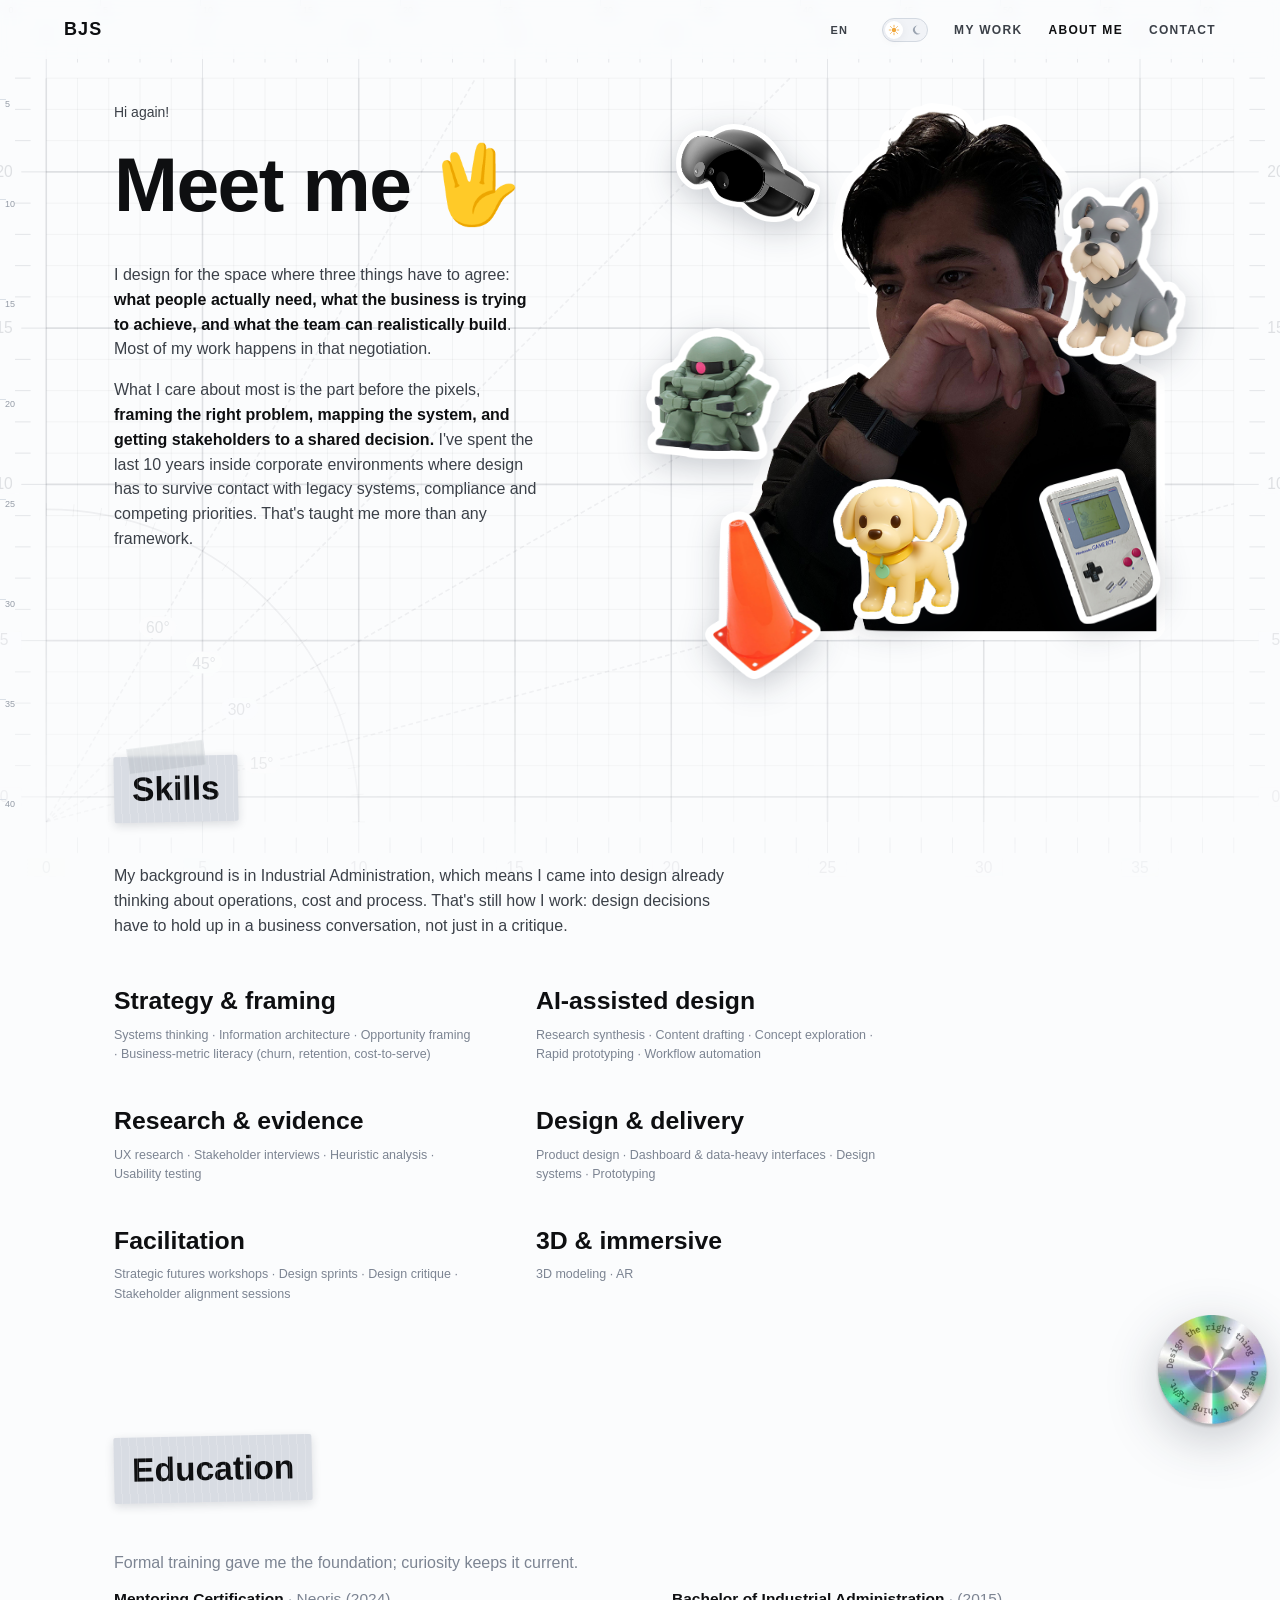
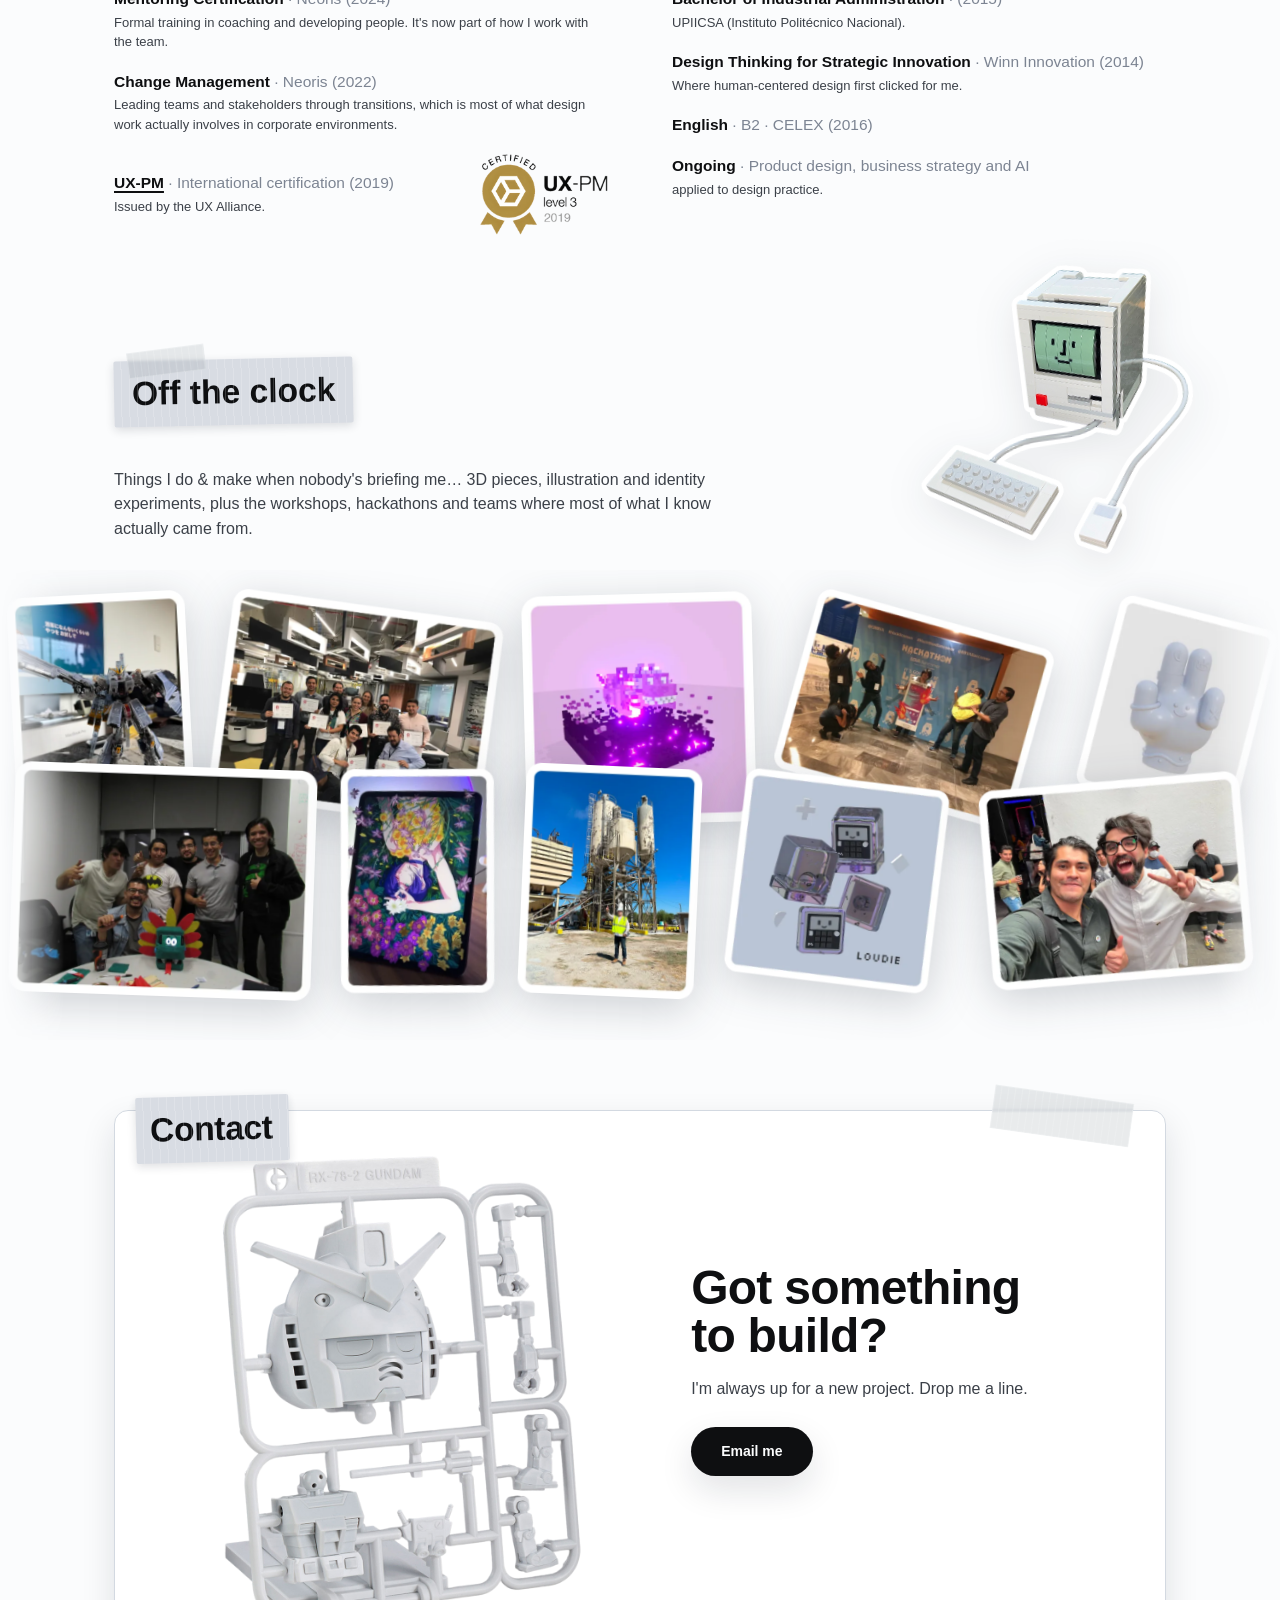
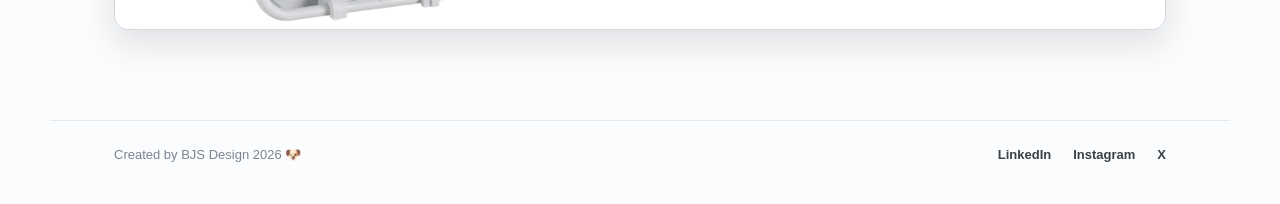
<file: about.html>
<!DOCTYPE html>
<html lang="en">
<head>
  <meta charset="UTF-8" />
  <meta name="viewport" content="width=device-width, initial-scale=1.0" />
  <!-- Google Analytics (GA4) — deferred until first interaction / idle to keep it off the critical path -->
  <script>
    window.dataLayer = window.dataLayer || [];
    function gtag(){dataLayer.push(arguments);}
    gtag('js', new Date());
    gtag('config', 'G-72JWC0ZJKR');
    (function () {
      var loaded = false;
      function loadGA() {
        if (loaded) return; loaded = true;
        var s = document.createElement('script');
        s.async = true;
        s.src = 'https://www.googletagmanager.com/gtag/js?id=G-72JWC0ZJKR';
        document.head.appendChild(s);
      }
      ['scroll', 'mousemove', 'pointerdown', 'keydown', 'touchstart'].forEach(function (ev) {
        window.addEventListener(ev, loadGA, { once: true, passive: true });
      });
    })();
  </script>
  <title>About — Brayham Jaimes</title>
  <meta name="description" content="Meet Brayham Jaimes — Product Designer. Skills, education and what I do off the clock." />
  <!-- Open Graph / social preview -->
  <meta property="og:type" content="website" />
  <meta property="og:site_name" content="Brayham Jaimes" />
  <meta property="og:title" content="About — Brayham Jaimes" />
  <meta property="og:description" content="Meet Brayham Jaimes — Product Designer. Skills, education and what I do off the clock." />
  <meta property="og:url" content="https://brayhamjaimes.com/about.html" />
  <meta property="og:image" content="https://brayhamjaimes.com/assets/og-preview.jpg" />
  <meta property="og:image:width" content="1200" />
  <meta property="og:image:height" content="630" />
  <meta property="og:image:alt" content="Brayham Jaimes — Building value through design" />
  <meta name="twitter:card" content="summary_large_image" />
  <meta name="twitter:title" content="About — Brayham Jaimes" />
  <meta name="twitter:description" content="Meet Brayham Jaimes — Product Designer. Skills, education and what I do off the clock." />
  <meta name="twitter:image" content="https://brayhamjaimes.com/assets/og-preview.jpg" />
  <link rel="icon" type="image/png" href="assets/favicon.png" />
  <link rel="apple-touch-icon" sizes="180x180" href="assets/apple-touch-icon.png" />
  <link rel="canonical" href="https://brayhamjaimes.com/about.html" />
  <meta name="author" content="Brayham Jaimes" />
  <meta name="robots" content="index, follow, max-image-preview:large, max-snippet:-1" />
  <meta name="geo.region" content="MX-CMX" />
  <meta name="geo.placename" content="Mexico City" />
  <script type="application/ld+json">
  {
    "@context": "https://schema.org",
    "@graph": [
      {
        "@type": "AboutPage",
        "@id": "https://brayhamjaimes.com/about.html#aboutpage",
        "url": "https://brayhamjaimes.com/about.html",
        "name": "About — Brayham Jaimes",
        "isPartOf": { "@id": "https://brayhamjaimes.com/#website" },
        "inLanguage": "en",
        "mainEntity": { "@id": "https://brayhamjaimes.com/#brayham" }
      },
      {
        "@type": "Person",
        "@id": "https://brayhamjaimes.com/#brayham",
        "name": "Brayham Jaimes",
        "givenName": "Brayham",
        "familyName": "Jaimes",
        "jobTitle": "Senior Product Designer",
        "description": "Product designer with 10+ years turning complex problems into products that ship, for global brands, LATAM carriers and his own studio, BJS Design. Background in Industrial Administration; works at the intersection of user needs, business goals and what teams can realistically build.",
        "url": "https://brayhamjaimes.com/",
        "image": "https://brayhamjaimes.com/assets/og-preview.jpg",
        "email": "brayhamjaimes@gmail.com",
        "worksFor": [
          { "@type": "Organization", "name": "EPAM Systems" },
          { "@type": "Organization", "name": "BJS Design", "url": "https://brayhamjaimes.com/" }
        ],
        "address": { "@type": "PostalAddress", "addressLocality": "Mexico City", "addressRegion": "CDMX", "addressCountry": "MX" },
        "alumniOf": { "@type": "CollegeOrUniversity", "name": "Instituto Politécnico Nacional (UPIICSA)" },
        "knowsAbout": ["Product Design", "UX Design", "UX Research", "Design Systems", "Information Architecture", "Design Thinking", "Design Sprints", "Service Design", "Prototyping", "Interaction Design", "Workshop Facilitation", "AI-assisted design"],
        "knowsLanguage": ["Spanish", "English"],
        "hasCredential": [
          { "@type": "EducationalOccupationalCredential", "credentialCategory": "certification", "name": "UX-PM international certification (UX Alliance)" },
          { "@type": "EducationalOccupationalCredential", "credentialCategory": "certification", "name": "Mentoring certification (Neoris)" },
          { "@type": "EducationalOccupationalCredential", "credentialCategory": "certification", "name": "Change Management (Neoris)" }
        ],
        "sameAs": ["https://mx.linkedin.com/in/brayhamjaimes", "https://www.instagram.com/brayhamjaimes", "https://x.com/brayhamjaimes"]
      }
    ]
  }
  </script>
  <script>
    (function () {
      try {
        var t = localStorage.getItem('bjs-theme');
        if (!t) t = window.matchMedia('(prefers-color-scheme: dark)').matches ? 'dark' : 'light';
        document.documentElement.setAttribute('data-theme', t);
      } catch (e) { document.documentElement.setAttribute('data-theme', 'light'); }
    })();
  </script>
  <link rel="preconnect" href="https://fonts.googleapis.com" />
  <link rel="preconnect" href="https://fonts.gstatic.com" crossorigin />
  <link rel="stylesheet" href="https://fonts.googleapis.com/css2?family=Caveat:wght@500;600;700&display=swap" media="print" onload="this.media='all'" />
  <noscript><link rel="stylesheet" href="https://fonts.googleapis.com/css2?family=Caveat:wght@500;600;700&display=swap" /></noscript>
  <link rel="preconnect" href="https://api.fontshare.com" crossorigin />
  <link rel="stylesheet" href="https://api.fontshare.com/v2/css?f[]=satoshi@400,500,600,700,800,900&display=swap" media="print" onload="this.media='all'" />
  <noscript><link rel="stylesheet" href="https://api.fontshare.com/v2/css?f[]=satoshi@400,500,600,700,800,900&display=swap" /></noscript>
  <link rel="stylesheet" href="css/styles.css?v=56" />
</head>
<body>
  <div class="grid-bg" aria-hidden="true" style="display:none"></div>
  <svg class="blueprint" viewBox="0 0 860 576" preserveAspectRatio="xMidYMid slice" aria-hidden="true"><style>.er{fill:var(--paper);stroke:none}</style><defs><clipPath id="gridClip"><rect x="50" y="50" width="760" height="476"/></clipPath></defs><path d="M 50 326 A 200 200 0 0 1 250 526" fill="none" stroke="currentColor" stroke-opacity="0.45" stroke-width="1"/><line x1="246" y1="526" x2="254" y2="526" stroke="currentColor" stroke-opacity="0.45" stroke-width="0.5"/><line x1="245.25" y1="508.92" x2="253.22" y2="508.22" stroke="currentColor" stroke-opacity="0.45" stroke-width="0.5"/><line x1="243.02" y1="491.96" x2="250.9" y2="490.58" stroke="currentColor" stroke-opacity="0.45" stroke-width="0.5"/><line x1="239.32" y1="475.27" x2="247.05" y2="473.2" stroke="currentColor" stroke-opacity="0.45" stroke-width="0.5"/><line x1="234.18" y1="458.96" x2="241.7" y2="456.23" stroke="currentColor" stroke-opacity="0.45" stroke-width="0.5"/><line x1="227.64" y1="443.17" x2="234.89" y2="439.79" stroke="currentColor" stroke-opacity="0.45" stroke-width="0.5"/><line x1="219.74" y1="428" x2="226.67" y2="424" stroke="currentColor" stroke-opacity="0.45" stroke-width="0.5"/><line x1="210.55" y1="413.58" x2="217.11" y2="408.99" stroke="currentColor" stroke-opacity="0.45" stroke-width="0.5"/><line x1="200.14" y1="400.01" x2="206.27" y2="394.87" stroke="currentColor" stroke-opacity="0.45" stroke-width="0.5"/><line x1="188.59" y1="387.41" x2="194.25" y2="381.75" stroke="currentColor" stroke-opacity="0.45" stroke-width="0.5"/><line x1="175.99" y1="375.86" x2="181.13" y2="369.73" stroke="currentColor" stroke-opacity="0.45" stroke-width="0.5"/><line x1="162.42" y1="365.45" x2="167.01" y2="358.89" stroke="currentColor" stroke-opacity="0.45" stroke-width="0.5"/><line x1="148" y1="356.26" x2="152" y2="349.33" stroke="currentColor" stroke-opacity="0.45" stroke-width="0.5"/><line x1="132.83" y1="348.36" x2="136.21" y2="341.11" stroke="currentColor" stroke-opacity="0.45" stroke-width="0.5"/><line x1="117.04" y1="341.82" x2="119.77" y2="334.3" stroke="currentColor" stroke-opacity="0.45" stroke-width="0.5"/><line x1="100.73" y1="336.68" x2="102.8" y2="328.95" stroke="currentColor" stroke-opacity="0.45" stroke-width="0.5"/><line x1="84.04" y1="332.98" x2="85.42" y2="325.1" stroke="currentColor" stroke-opacity="0.45" stroke-width="0.5"/><line x1="67.08" y1="330.75" x2="67.78" y2="322.78" stroke="currentColor" stroke-opacity="0.45" stroke-width="0.5"/><line x1="50" y1="330" x2="50" y2="322" stroke="currentColor" stroke-opacity="0.45" stroke-width="0.5"/><rect x="140.99" y="421.01" width="16" height="12" class="er" stroke="none"/><line x1="50" y1="50" x2="50" y2="526" stroke="currentColor" stroke-width="1"/><line x1="70" y1="50" x2="70" y2="526" stroke="currentColor" stroke-opacity="0.45" stroke-width="0.5"/><line x1="90" y1="50" x2="90" y2="526" stroke="currentColor" stroke-opacity="0.45" stroke-width="0.5"/><line x1="110" y1="50" x2="110" y2="526" stroke="currentColor" stroke-opacity="0.45" stroke-width="0.5"/><line x1="130" y1="50" x2="130" y2="526" stroke="currentColor" stroke-opacity="0.45" stroke-width="0.5"/><line x1="150" y1="50" x2="150" y2="526" stroke="currentColor" stroke-width="1"/><line x1="170" y1="50" x2="170" y2="526" stroke="currentColor" stroke-opacity="0.45" stroke-width="0.5"/><line x1="190" y1="50" x2="190" y2="526" stroke="currentColor" stroke-opacity="0.45" stroke-width="0.5"/><line x1="210" y1="50" x2="210" y2="526" stroke="currentColor" stroke-opacity="0.45" stroke-width="0.5"/><line x1="230" y1="50" x2="230" y2="526" stroke="currentColor" stroke-opacity="0.45" stroke-width="0.5"/><line x1="250" y1="50" x2="250" y2="526" stroke="currentColor" stroke-width="1"/><line x1="270" y1="50" x2="270" y2="526" stroke="currentColor" stroke-opacity="0.45" stroke-width="0.5"/><line x1="290" y1="50" x2="290" y2="526" stroke="currentColor" stroke-opacity="0.45" stroke-width="0.5"/><line x1="310" y1="50" x2="310" y2="526" stroke="currentColor" stroke-opacity="0.45" stroke-width="0.5"/><line x1="330" y1="50" x2="330" y2="526" stroke="currentColor" stroke-opacity="0.45" stroke-width="0.5"/><line x1="350" y1="50" x2="350" y2="526" stroke="currentColor" stroke-width="1"/><line x1="370" y1="50" x2="370" y2="526" stroke="currentColor" stroke-opacity="0.45" stroke-width="0.5"/><line x1="390" y1="50" x2="390" y2="526" stroke="currentColor" stroke-opacity="0.45" stroke-width="0.5"/><line x1="410" y1="50" x2="410" y2="526" stroke="currentColor" stroke-opacity="0.45" stroke-width="0.5"/><line x1="430" y1="50" x2="430" y2="526" stroke="currentColor" stroke-opacity="0.45" stroke-width="0.5"/><line x1="450" y1="50" x2="450" y2="526" stroke="currentColor" stroke-width="1"/><line x1="470" y1="50" x2="470" y2="526" stroke="currentColor" stroke-opacity="0.45" stroke-width="0.5"/><line x1="490" y1="50" x2="490" y2="526" stroke="currentColor" stroke-opacity="0.45" stroke-width="0.5"/><line x1="510" y1="50" x2="510" y2="526" stroke="currentColor" stroke-opacity="0.45" stroke-width="0.5"/><line x1="530" y1="50" x2="530" y2="526" stroke="currentColor" stroke-opacity="0.45" stroke-width="0.5"/><line x1="550" y1="50" x2="550" y2="526" stroke="currentColor" stroke-width="1"/><line x1="570" y1="50" x2="570" y2="526" stroke="currentColor" stroke-opacity="0.45" stroke-width="0.5"/><line x1="590" y1="50" x2="590" y2="526" stroke="currentColor" stroke-opacity="0.45" stroke-width="0.5"/><line x1="610" y1="50" x2="610" y2="526" stroke="currentColor" stroke-opacity="0.45" stroke-width="0.5"/><line x1="630" y1="50" x2="630" y2="526" stroke="currentColor" stroke-opacity="0.45" stroke-width="0.5"/><line x1="650" y1="50" x2="650" y2="526" stroke="currentColor" stroke-width="1"/><line x1="670" y1="50" x2="670" y2="526" stroke="currentColor" stroke-opacity="0.45" stroke-width="0.5"/><line x1="690" y1="50" x2="690" y2="526" stroke="currentColor" stroke-opacity="0.45" stroke-width="0.5"/><line x1="710" y1="50" x2="710" y2="526" stroke="currentColor" stroke-opacity="0.45" stroke-width="0.5"/><line x1="730" y1="50" x2="730" y2="526" stroke="currentColor" stroke-opacity="0.45" stroke-width="0.5"/><line x1="750" y1="50" x2="750" y2="526" stroke="currentColor" stroke-width="1"/><line x1="770" y1="50" x2="770" y2="526" stroke="currentColor" stroke-opacity="0.45" stroke-width="0.5"/><line x1="790" y1="50" x2="790" y2="526" stroke="currentColor" stroke-opacity="0.45" stroke-width="0.5"/><line x1="810" y1="50" x2="810" y2="526" stroke="currentColor" stroke-opacity="0.45" stroke-width="0.5"/><line x1="50" y1="50" x2="810" y2="50" stroke="currentColor" stroke-opacity="0.45" stroke-width="0.5"/><line x1="50" y1="70" x2="810" y2="70" stroke="currentColor" stroke-opacity="0.45" stroke-width="0.5"/><line x1="50" y1="90" x2="810" y2="90" stroke="currentColor" stroke-opacity="0.45" stroke-width="0.5"/><line x1="50" y1="110" x2="810" y2="110" stroke="currentColor" stroke-width="1"/><line x1="50" y1="130" x2="810" y2="130" stroke="currentColor" stroke-opacity="0.45" stroke-width="0.5"/><line x1="50" y1="150" x2="810" y2="150" stroke="currentColor" stroke-opacity="0.45" stroke-width="0.5"/><line x1="50" y1="170" x2="810" y2="170" stroke="currentColor" stroke-opacity="0.45" stroke-width="0.5"/><line x1="50" y1="190" x2="810" y2="190" stroke="currentColor" stroke-opacity="0.45" stroke-width="0.5"/><line x1="50" y1="210" x2="810" y2="210" stroke="currentColor" stroke-width="1"/><line x1="50" y1="230" x2="810" y2="230" stroke="currentColor" stroke-opacity="0.45" stroke-width="0.5"/><line x1="50" y1="250" x2="810" y2="250" stroke="currentColor" stroke-opacity="0.45" stroke-width="0.5"/><line x1="50" y1="270" x2="810" y2="270" stroke="currentColor" stroke-opacity="0.45" stroke-width="0.5"/><line x1="50" y1="290" x2="810" y2="290" stroke="currentColor" stroke-opacity="0.45" stroke-width="0.5"/><line x1="50" y1="310" x2="810" y2="310" stroke="currentColor" stroke-width="1"/><line x1="50" y1="330" x2="810" y2="330" stroke="currentColor" stroke-opacity="0.45" stroke-width="0.5"/><line x1="50" y1="350" x2="810" y2="350" stroke="currentColor" stroke-opacity="0.45" stroke-width="0.5"/><line x1="50" y1="370" x2="810" y2="370" stroke="currentColor" stroke-opacity="0.45" stroke-width="0.5"/><line x1="50" y1="390" x2="810" y2="390" stroke="currentColor" stroke-opacity="0.45" stroke-width="0.5"/><line x1="50" y1="410" x2="810" y2="410" stroke="currentColor" stroke-width="1"/><line x1="50" y1="430" x2="810" y2="430" stroke="currentColor" stroke-opacity="0.45" stroke-width="0.5"/><line x1="50" y1="450" x2="810" y2="450" stroke="currentColor" stroke-opacity="0.45" stroke-width="0.5"/><line x1="50" y1="470" x2="810" y2="470" stroke="currentColor" stroke-opacity="0.45" stroke-width="0.5"/><line x1="50" y1="490" x2="810" y2="490" stroke="currentColor" stroke-opacity="0.45" stroke-width="0.5"/><line x1="50" y1="510" x2="810" y2="510" stroke="currentColor" stroke-width="1"/><line x1="50" y1="30" x2="50" y2="50" stroke="currentColor" stroke-width="0.5"/><line x1="70" y1="30" x2="70" y2="40" stroke="currentColor" stroke-width="0.5"/><line x1="90" y1="30" x2="90" y2="40" stroke="currentColor" stroke-width="0.5"/><line x1="110" y1="30" x2="110" y2="40" stroke="currentColor" stroke-width="0.5"/><line x1="130" y1="30" x2="130" y2="40" stroke="currentColor" stroke-width="0.5"/><line x1="150" y1="30" x2="150" y2="50" stroke="currentColor" stroke-width="0.5"/><line x1="170" y1="30" x2="170" y2="40" stroke="currentColor" stroke-width="0.5"/><line x1="190" y1="30" x2="190" y2="40" stroke="currentColor" stroke-width="0.5"/><line x1="210" y1="30" x2="210" y2="40" stroke="currentColor" stroke-width="0.5"/><line x1="230" y1="30" x2="230" y2="40" stroke="currentColor" stroke-width="0.5"/><line x1="250" y1="30" x2="250" y2="50" stroke="currentColor" stroke-width="0.5"/><line x1="270" y1="30" x2="270" y2="40" stroke="currentColor" stroke-width="0.5"/><line x1="290" y1="30" x2="290" y2="40" stroke="currentColor" stroke-width="0.5"/><line x1="310" y1="30" x2="310" y2="40" stroke="currentColor" stroke-width="0.5"/><line x1="330" y1="30" x2="330" y2="40" stroke="currentColor" stroke-width="0.5"/><line x1="350" y1="30" x2="350" y2="50" stroke="currentColor" stroke-width="0.5"/><line x1="370" y1="30" x2="370" y2="40" stroke="currentColor" stroke-width="0.5"/><line x1="390" y1="30" x2="390" y2="40" stroke="currentColor" stroke-width="0.5"/><line x1="410" y1="30" x2="410" y2="40" stroke="currentColor" stroke-width="0.5"/><line x1="430" y1="30" x2="430" y2="40" stroke="currentColor" stroke-width="0.5"/><line x1="450" y1="30" x2="450" y2="50" stroke="currentColor" stroke-width="0.5"/><line x1="470" y1="30" x2="470" y2="40" stroke="currentColor" stroke-width="0.5"/><line x1="490" y1="30" x2="490" y2="40" stroke="currentColor" stroke-width="0.5"/><line x1="510" y1="30" x2="510" y2="40" stroke="currentColor" stroke-width="0.5"/><line x1="530" y1="30" x2="530" y2="40" stroke="currentColor" stroke-width="0.5"/><line x1="550" y1="30" x2="550" y2="50" stroke="currentColor" stroke-width="0.5"/><line x1="570" y1="30" x2="570" y2="40" stroke="currentColor" stroke-width="0.5"/><line x1="590" y1="30" x2="590" y2="40" stroke="currentColor" stroke-width="0.5"/><line x1="610" y1="30" x2="610" y2="40" stroke="currentColor" stroke-width="0.5"/><line x1="630" y1="30" x2="630" y2="40" stroke="currentColor" stroke-width="0.5"/><line x1="650" y1="30" x2="650" y2="50" stroke="currentColor" stroke-width="0.5"/><line x1="670" y1="30" x2="670" y2="40" stroke="currentColor" stroke-width="0.5"/><line x1="690" y1="30" x2="690" y2="40" stroke="currentColor" stroke-width="0.5"/><line x1="710" y1="30" x2="710" y2="40" stroke="currentColor" stroke-width="0.5"/><line x1="730" y1="30" x2="730" y2="40" stroke="currentColor" stroke-width="0.5"/><line x1="750" y1="30" x2="750" y2="50" stroke="currentColor" stroke-width="0.5"/><line x1="770" y1="30" x2="770" y2="40" stroke="currentColor" stroke-width="0.5"/><line x1="790" y1="30" x2="790" y2="40" stroke="currentColor" stroke-width="0.5"/><line x1="810" y1="30" x2="810" y2="40" stroke="currentColor" stroke-width="0.5"/><line x1="30" y1="50" x2="40" y2="50" stroke="currentColor" stroke-width="0.5"/><line x1="30" y1="70" x2="40" y2="70" stroke="currentColor" stroke-width="0.5"/><line x1="30" y1="90" x2="40" y2="90" stroke="currentColor" stroke-width="0.5"/><line x1="30" y1="110" x2="50" y2="110" stroke="currentColor" stroke-width="0.5"/><line x1="30" y1="130" x2="40" y2="130" stroke="currentColor" stroke-width="0.5"/><line x1="30" y1="150" x2="40" y2="150" stroke="currentColor" stroke-width="0.5"/><line x1="30" y1="170" x2="40" y2="170" stroke="currentColor" stroke-width="0.5"/><line x1="30" y1="190" x2="40" y2="190" stroke="currentColor" stroke-width="0.5"/><line x1="30" y1="210" x2="50" y2="210" stroke="currentColor" stroke-width="0.5"/><line x1="30" y1="230" x2="40" y2="230" stroke="currentColor" stroke-width="0.5"/><line x1="30" y1="250" x2="40" y2="250" stroke="currentColor" stroke-width="0.5"/><line x1="30" y1="270" x2="40" y2="270" stroke="currentColor" stroke-width="0.5"/><line x1="30" y1="290" x2="40" y2="290" stroke="currentColor" stroke-width="0.5"/><line x1="30" y1="310" x2="50" y2="310" stroke="currentColor" stroke-width="0.5"/><line x1="30" y1="330" x2="40" y2="330" stroke="currentColor" stroke-width="0.5"/><line x1="30" y1="350" x2="40" y2="350" stroke="currentColor" stroke-width="0.5"/><line x1="30" y1="370" x2="40" y2="370" stroke="currentColor" stroke-width="0.5"/><line x1="30" y1="390" x2="40" y2="390" stroke="currentColor" stroke-width="0.5"/><line x1="30" y1="410" x2="50" y2="410" stroke="currentColor" stroke-width="0.5"/><line x1="30" y1="430" x2="40" y2="430" stroke="currentColor" stroke-width="0.5"/><line x1="30" y1="450" x2="40" y2="450" stroke="currentColor" stroke-width="0.5"/><line x1="30" y1="470" x2="40" y2="470" stroke="currentColor" stroke-width="0.5"/><line x1="30" y1="490" x2="40" y2="490" stroke="currentColor" stroke-width="0.5"/><line x1="30" y1="510" x2="50" y2="510" stroke="currentColor" stroke-width="0.5"/><line x1="820" y1="50" x2="830" y2="50" stroke="currentColor" stroke-width="0.5"/><line x1="820" y1="70" x2="830" y2="70" stroke="currentColor" stroke-width="0.5"/><line x1="820" y1="90" x2="830" y2="90" stroke="currentColor" stroke-width="0.5"/><line x1="810" y1="110" x2="830" y2="110" stroke="currentColor" stroke-width="0.5"/><line x1="820" y1="130" x2="830" y2="130" stroke="currentColor" stroke-width="0.5"/><line x1="820" y1="150" x2="830" y2="150" stroke="currentColor" stroke-width="0.5"/><line x1="820" y1="170" x2="830" y2="170" stroke="currentColor" stroke-width="0.5"/><line x1="820" y1="190" x2="830" y2="190" stroke="currentColor" stroke-width="0.5"/><line x1="810" y1="210" x2="830" y2="210" stroke="currentColor" stroke-width="0.5"/><line x1="820" y1="230" x2="830" y2="230" stroke="currentColor" stroke-width="0.5"/><line x1="820" y1="250" x2="830" y2="250" stroke="currentColor" stroke-width="0.5"/><line x1="820" y1="270" x2="830" y2="270" stroke="currentColor" stroke-width="0.5"/><line x1="820" y1="290" x2="830" y2="290" stroke="currentColor" stroke-width="0.5"/><line x1="810" y1="310" x2="830" y2="310" stroke="currentColor" stroke-width="0.5"/><line x1="820" y1="330" x2="830" y2="330" stroke="currentColor" stroke-width="0.5"/><line x1="820" y1="350" x2="830" y2="350" stroke="currentColor" stroke-width="0.5"/><line x1="820" y1="370" x2="830" y2="370" stroke="currentColor" stroke-width="0.5"/><line x1="820" y1="390" x2="830" y2="390" stroke="currentColor" stroke-width="0.5"/><line x1="810" y1="410" x2="830" y2="410" stroke="currentColor" stroke-width="0.5"/><line x1="820" y1="430" x2="830" y2="430" stroke="currentColor" stroke-width="0.5"/><line x1="820" y1="450" x2="830" y2="450" stroke="currentColor" stroke-width="0.5"/><line x1="820" y1="470" x2="830" y2="470" stroke="currentColor" stroke-width="0.5"/><line x1="820" y1="490" x2="830" y2="490" stroke="currentColor" stroke-width="0.5"/><line x1="810" y1="510" x2="830" y2="510" stroke="currentColor" stroke-width="0.5"/><line x1="50" y1="526" x2="50" y2="546" stroke="currentColor" stroke-width="0.5"/><line x1="70" y1="536" x2="70" y2="546" stroke="currentColor" stroke-width="0.5"/><line x1="90" y1="536" x2="90" y2="546" stroke="currentColor" stroke-width="0.5"/><line x1="110" y1="536" x2="110" y2="546" stroke="currentColor" stroke-width="0.5"/><line x1="130" y1="536" x2="130" y2="546" stroke="currentColor" stroke-width="0.5"/><line x1="150" y1="526" x2="150" y2="546" stroke="currentColor" stroke-width="0.5"/><line x1="170" y1="536" x2="170" y2="546" stroke="currentColor" stroke-width="0.5"/><line x1="190" y1="536" x2="190" y2="546" stroke="currentColor" stroke-width="0.5"/><line x1="210" y1="536" x2="210" y2="546" stroke="currentColor" stroke-width="0.5"/><line x1="230" y1="536" x2="230" y2="546" stroke="currentColor" stroke-width="0.5"/><line x1="250" y1="526" x2="250" y2="546" stroke="currentColor" stroke-width="0.5"/><line x1="270" y1="536" x2="270" y2="546" stroke="currentColor" stroke-width="0.5"/><line x1="290" y1="536" x2="290" y2="546" stroke="currentColor" stroke-width="0.5"/><line x1="310" y1="536" x2="310" y2="546" stroke="currentColor" stroke-width="0.5"/><line x1="330" y1="536" x2="330" y2="546" stroke="currentColor" stroke-width="0.5"/><line x1="350" y1="526" x2="350" y2="546" stroke="currentColor" stroke-width="0.5"/><line x1="370" y1="536" x2="370" y2="546" stroke="currentColor" stroke-width="0.5"/><line x1="390" y1="536" x2="390" y2="546" stroke="currentColor" stroke-width="0.5"/><line x1="410" y1="536" x2="410" y2="546" stroke="currentColor" stroke-width="0.5"/><line x1="430" y1="536" x2="430" y2="546" stroke="currentColor" stroke-width="0.5"/><line x1="450" y1="526" x2="450" y2="546" stroke="currentColor" stroke-width="0.5"/><line x1="470" y1="536" x2="470" y2="546" stroke="currentColor" stroke-width="0.5"/><line x1="490" y1="536" x2="490" y2="546" stroke="currentColor" stroke-width="0.5"/><line x1="510" y1="536" x2="510" y2="546" stroke="currentColor" stroke-width="0.5"/><line x1="530" y1="536" x2="530" y2="546" stroke="currentColor" stroke-width="0.5"/><line x1="550" y1="526" x2="550" y2="546" stroke="currentColor" stroke-width="0.5"/><line x1="570" y1="536" x2="570" y2="546" stroke="currentColor" stroke-width="0.5"/><line x1="590" y1="536" x2="590" y2="546" stroke="currentColor" stroke-width="0.5"/><line x1="610" y1="536" x2="610" y2="546" stroke="currentColor" stroke-width="0.5"/><line x1="630" y1="536" x2="630" y2="546" stroke="currentColor" stroke-width="0.5"/><line x1="650" y1="526" x2="650" y2="546" stroke="currentColor" stroke-width="0.5"/><line x1="670" y1="536" x2="670" y2="546" stroke="currentColor" stroke-width="0.5"/><line x1="690" y1="536" x2="690" y2="546" stroke="currentColor" stroke-width="0.5"/><line x1="710" y1="536" x2="710" y2="546" stroke="currentColor" stroke-width="0.5"/><line x1="730" y1="536" x2="730" y2="546" stroke="currentColor" stroke-width="0.5"/><line x1="750" y1="526" x2="750" y2="546" stroke="currentColor" stroke-width="0.5"/><line x1="770" y1="536" x2="770" y2="546" stroke="currentColor" stroke-width="0.5"/><line x1="790" y1="536" x2="790" y2="546" stroke="currentColor" stroke-width="0.5"/><line x1="810" y1="536" x2="810" y2="546" stroke="currentColor" stroke-width="0.5"/><rect x="38" y="15" width="24" height="12" class="er" stroke="none"/><text x="50" y="25" text-anchor="middle" font-size="10" fill="currentColor"  font-style="normal" font-weight="400">0</text><rect x="138" y="15" width="24" height="12" class="er" stroke="none"/><text x="150" y="25" text-anchor="middle" font-size="10" fill="currentColor"  font-style="normal" font-weight="400">5</text><rect x="238" y="15" width="24" height="12" class="er" stroke="none"/><text x="250" y="25" text-anchor="middle" font-size="10" fill="currentColor"  font-style="normal" font-weight="400">10</text><rect x="338" y="15" width="24" height="12" class="er" stroke="none"/><text x="350" y="25" text-anchor="middle" font-size="10" fill="currentColor"  font-style="normal" font-weight="400">15</text><rect x="438" y="15" width="24" height="12" class="er" stroke="none"/><text x="450" y="25" text-anchor="middle" font-size="10" fill="currentColor"  font-style="normal" font-weight="400">20</text><rect x="538" y="15" width="24" height="12" class="er" stroke="none"/><text x="550" y="25" text-anchor="middle" font-size="10" fill="currentColor"  font-style="normal" font-weight="400">25</text><rect x="638" y="15" width="24" height="12" class="er" stroke="none"/><text x="650" y="25" text-anchor="middle" font-size="10" fill="currentColor"  font-style="normal" font-weight="400">30</text><rect x="738" y="15" width="24" height="12" class="er" stroke="none"/><text x="750" y="25" text-anchor="middle" font-size="10" fill="currentColor"  font-style="normal" font-weight="400">35</text><rect x="10" y="104" width="24" height="12" class="er" stroke="none"/><text x="23" y="113" text-anchor="middle" font-size="10" fill="currentColor"  font-style="normal" font-weight="400">20</text><rect x="10" y="204" width="24" height="12" class="er" stroke="none"/><text x="23" y="213" text-anchor="middle" font-size="10" fill="currentColor"  font-style="normal" font-weight="400">15</text><rect x="10" y="304" width="24" height="12" class="er" stroke="none"/><text x="23" y="313" text-anchor="middle" font-size="10" fill="currentColor"  font-style="normal" font-weight="400">10</text><rect x="10" y="404" width="24" height="12" class="er" stroke="none"/><text x="23" y="413" text-anchor="middle" font-size="10" fill="currentColor"  font-style="normal" font-weight="400">5</text><rect x="10" y="504" width="24" height="12" class="er" stroke="none"/><text x="23" y="513" text-anchor="middle" font-size="10" fill="currentColor"  font-style="normal" font-weight="400">0</text><rect x="826" y="104" width="24" height="12" class="er" stroke="none"/><text x="837" y="113" text-anchor="middle" font-size="10" fill="currentColor"  font-style="normal" font-weight="400">20</text><rect x="826" y="204" width="24" height="12" class="er" stroke="none"/><text x="837" y="213" text-anchor="middle" font-size="10" fill="currentColor"  font-style="normal" font-weight="400">15</text><rect x="826" y="304" width="24" height="12" class="er" stroke="none"/><text x="837" y="313" text-anchor="middle" font-size="10" fill="currentColor"  font-style="normal" font-weight="400">10</text><rect x="826" y="404" width="24" height="12" class="er" stroke="none"/><text x="837" y="413" text-anchor="middle" font-size="10" fill="currentColor"  font-style="normal" font-weight="400">5</text><rect x="826" y="504" width="24" height="12" class="er" stroke="none"/><text x="837" y="513" text-anchor="middle" font-size="10" fill="currentColor"  font-style="normal" font-weight="400">0</text><rect x="38" y="549" width="24" height="12" class="er" stroke="none"/><text x="50" y="559" text-anchor="middle" font-size="10" fill="currentColor"  font-style="normal" font-weight="400">0</text><rect x="138" y="549" width="24" height="12" class="er" stroke="none"/><text x="150" y="559" text-anchor="middle" font-size="10" fill="currentColor"  font-style="normal" font-weight="400">5</text><rect x="238" y="549" width="24" height="12" class="er" stroke="none"/><text x="250" y="559" text-anchor="middle" font-size="10" fill="currentColor"  font-style="normal" font-weight="400">10</text><rect x="338" y="549" width="24" height="12" class="er" stroke="none"/><text x="350" y="559" text-anchor="middle" font-size="10" fill="currentColor"  font-style="normal" font-weight="400">15</text><rect x="438" y="549" width="24" height="12" class="er" stroke="none"/><text x="450" y="559" text-anchor="middle" font-size="10" fill="currentColor"  font-style="normal" font-weight="400">20</text><rect x="538" y="549" width="24" height="12" class="er" stroke="none"/><text x="550" y="559" text-anchor="middle" font-size="10" fill="currentColor"  font-style="normal" font-weight="400">25</text><rect x="638" y="549" width="24" height="12" class="er" stroke="none"/><text x="650" y="559" text-anchor="middle" font-size="10" fill="currentColor"  font-style="normal" font-weight="400">30</text><rect x="738" y="549" width="24" height="12" class="er" stroke="none"/><text x="750" y="559" text-anchor="middle" font-size="10" fill="currentColor"  font-style="normal" font-weight="400">35</text><line x1="50" y1="526" x2="810" y2="322.36" stroke="currentColor" stroke-opacity="0.45" stroke-width="1" stroke-dasharray="3,2"/><rect x="175.93" y="481.04" width="24" height="14" rx="7" ry="7" class="er" stroke="none"/><text x="187.93" y="492.04" text-anchor="middle" font-size="10" fill="currentColor"  font-style="normal" font-weight="400">15<!-- -->&#176;</text><line x1="50" y1="526" x2="810" y2="87.21" stroke="currentColor" stroke-opacity="0.45" stroke-width="1" stroke-dasharray="3,2"/><rect x="161.67" y="446.6" width="24" height="14" rx="7" ry="7" class="er" stroke="none"/><text x="173.67" y="457.6" text-anchor="middle" font-size="10" fill="currentColor"  font-style="normal" font-weight="400">30<!-- -->&#176;</text><line x1="50" y1="526" x2="526" y2="50" stroke="currentColor" stroke-opacity="0.45" stroke-width="1" stroke-dasharray="3,2"/><rect x="138.97" y="417.03" width="24" height="14" rx="7" ry="7" class="er" stroke="none"/><text x="150.97" y="428.03" text-anchor="middle" font-size="10" fill="currentColor"  font-style="normal" font-weight="400">45<!-- -->&#176;</text><line x1="50" y1="526" x2="324.82" y2="50" stroke="currentColor" stroke-opacity="0.45" stroke-width="1" stroke-dasharray="3,2"/><rect x="109.4" y="394.33" width="24" height="14" rx="7" ry="7" class="er" stroke="none"/><text x="121.4" y="405.33" text-anchor="middle" font-size="10" fill="currentColor"  font-style="normal" font-weight="400">60<!-- -->&#176;</text></svg>
  <div class="ruler ruler--top" id="rulerTop" aria-hidden="true"></div>
  <div class="ruler ruler--left" id="rulerLeft" aria-hidden="true"></div>
  <div class="ruler ruler--corner" aria-hidden="true">0</div>

  <!-- NAV -->
  <header class="nav" id="top">
    <a class="nav__brand" href="index.html" aria-label="Brayham Jaimes — home">BJS</a>
    <button class="nav__burger" id="navBurger" aria-label="Menu" aria-expanded="false" aria-controls="navLinks">
      <span></span><span></span><span></span>
    </button>
    <nav class="nav__links" id="navLinks" aria-label="Primary">
      <div class="nav__menu-row">
        <button class="chip-toggle" id="langToggle" aria-label="Change language / Cambiar idioma" title="EN / ES">EN</button>
        <button class="theme-toggle" id="themeToggle" role="switch" aria-checked="false" aria-label="Toggle dark mode">
          <span class="theme-toggle__track">
            <svg class="theme-toggle__icon theme-toggle__icon--sun" viewBox="0 0 24 24" width="12" height="12" aria-hidden="true"><circle cx="12" cy="12" r="4.5" fill="currentColor"/><g stroke="currentColor" stroke-width="1.6" stroke-linecap="round"><path d="M12 2.5v3M12 18.5v3M2.5 12h3M18.5 12h3M5 5l2 2M17 17l2 2M19 5l-2 2M7 17l-2 2"/></g></svg>
            <svg class="theme-toggle__icon theme-toggle__icon--moon" viewBox="0 0 24 24" width="12" height="12" aria-hidden="true"><path fill="currentColor" d="M15 3a9 9 0 1 0 6 15.5A7.5 7.5 0 0 1 15 3z"/></svg>
            <span class="theme-toggle__thumb"></span>
          </span>
        </button>
      </div>
      <a href="index.html#work" class="nav__item">
        <span class="nav__check" aria-hidden="true"><svg viewBox="0 0 24 24" width="13" height="13"><path fill="none" stroke="currentColor" stroke-width="2.4" stroke-linecap="round" stroke-linejoin="round" d="M5 12l4 4 10-11"/></svg></span>
        <span class="nav__ico" aria-hidden="true"><svg viewBox="0 0 24 24" width="16" height="16"><path fill="none" stroke="currentColor" stroke-width="1.7" d="M8 3v18M16 3v18M3 8h18M3 16h18"/></svg></span>
        <span class="nav__label" data-en="MY WORK" data-es="MI TRABAJO">MY WORK</span>
        <span class="nav__kbd" aria-hidden="true">⌘1</span>
      </a>
      <a href="#meet" class="nav__item" aria-current="page">
        <span class="nav__check" aria-hidden="true"><svg viewBox="0 0 24 24" width="13" height="13"><path fill="none" stroke="currentColor" stroke-width="2.4" stroke-linecap="round" stroke-linejoin="round" d="M5 12l4 4 10-11"/></svg></span>
        <span class="nav__ico" aria-hidden="true"><svg viewBox="0 0 24 24" width="16" height="16"><circle cx="12" cy="8" r="3.4" fill="none" stroke="currentColor" stroke-width="1.7"/><path fill="none" stroke="currentColor" stroke-width="1.7" d="M5.5 20c0-3.6 3-6 6.5-6s6.5 2.4 6.5 6"/></svg></span>
        <span class="nav__label" data-en="ABOUT ME" data-es="SOBRE MÍ">ABOUT ME</span>
        <span class="nav__kbd" aria-hidden="true">⌘2</span>
      </a>
      <a href="#contact" class="nav__item">
        <span class="nav__check" aria-hidden="true"><svg viewBox="0 0 24 24" width="13" height="13"><path fill="none" stroke="currentColor" stroke-width="2.4" stroke-linecap="round" stroke-linejoin="round" d="M5 12l4 4 10-11"/></svg></span>
        <span class="nav__ico" aria-hidden="true"><svg viewBox="0 0 24 24" width="16" height="16"><rect x="3" y="5" width="18" height="14" rx="2" fill="none" stroke="currentColor" stroke-width="1.7"/><path fill="none" stroke="currentColor" stroke-width="1.7" d="M4 7l8 6 8-6"/></svg></span>
        <span class="nav__label" data-en="CONTACT" data-es="CONTACTO">CONTACT</span>
        <span class="nav__kbd" aria-hidden="true">⌘3</span>
      </a>
    </nav>
  </header>

  <main>
    <!-- MEET ME -->
    <section class="ameet" id="meet">
      <div class="ameet__text reveal">
        <p class="hero__intro" data-en="Hi again!" data-es="¡Hola de nuevo!">Hi again!</p>
        <h1 class="ameet__title"><span data-en="Meet me" data-es="Conóceme">Meet me</span> <span class="wave" aria-hidden="true">🖖</span></h1>
        <div class="ameet__body">
          <p data-en="I design for the space where three things have to agree: &lt;strong&gt;what people actually need, what the business is trying to achieve, and what the team can realistically build&lt;/strong&gt;. Most of my work happens in that negotiation." data-es="Diseño para el espacio donde tres cosas tienen que coincidir: &lt;strong&gt;lo que la gente realmente necesita, lo que el negocio busca lograr y lo que el equipo puede construir de forma realista&lt;/strong&gt;. La mayor parte de mi trabajo ocurre en esa negociación.">I design for the space where three things have to agree: <strong>what people actually need, what the business is trying to achieve, and what the team can realistically build</strong>. Most of my work happens in that negotiation.</p>
          <p data-en="What I care about most is the part before the pixels, &lt;strong&gt;framing the right problem, mapping the system, and getting stakeholders to a shared decision.&lt;/strong&gt; I've spent the last 10 years inside corporate environments where design has to survive contact with legacy systems, compliance and competing priorities. That's taught me more than any framework." data-es="Lo que más me importa es la parte antes de los pixeles: &lt;strong&gt;enmarcar el problema correcto, mapear el sistema y llevar a los stakeholders a una decisión compartida.&lt;/strong&gt; He pasado los últimos 10 años en entornos corporativos donde el diseño tiene que sobrevivir al contacto con sistemas legacy, compliance y prioridades que compiten entre sí. Eso me enseñó más que cualquier framework.">What I care about most is the part before the pixels, <strong>framing the right problem, mapping the system, and getting stakeholders to a shared decision.</strong> I've spent the last 10 years inside corporate environments where design has to survive contact with legacy systems, compliance and competing priorities. That's taught me more than any framework.</p>
        </div>
      </div>
      <div class="ameet__media reveal">
        <img class="ameet__portrait" src="assets/images/about-portrait.webp" alt="Brayham Jaimes — portrait placeholder" />
        <div class="stickers" id="heroStickers" aria-hidden="true">
          <img class="sticker" src="assets/stickers/questpro.webp" alt="" style="left:0%;top:4%;width:clamp(86px,12.5vw,144px)" />
          <img class="sticker" src="assets/stickers/coop.webp" alt="" style="right:-4%;top:14%;left:auto;width:clamp(78px,11vw,128px)" />
          <img class="sticker" src="assets/stickers/gundamwaiting.webp" alt="" style="left:-6%;top:42%;width:clamp(82px,11.5vw,134px)" />
          <img class="sticker" src="assets/stickers/mini.webp" alt="" style="left:32%;top:70%;width:clamp(82px,11.5vw,134px)" />
          <img class="sticker" src="assets/stickers/cono.webp" alt="" style="left:6%;top:76%;width:clamp(74px,10vw,116px)" />
          <img class="sticker" src="assets/stickers/gameboy.webp" alt="" style="right:1%;left:auto;top:68%;width:clamp(76px,10.5vw,122px)" />
        </div>
      </div>
    </section>

    <!-- SKILLS -->
    <section class="skills reveal" id="skills">
      <span class="sec-tag"><span class="tape tape--tl"></span><span data-en="Skills" data-es="Habilidades">Skills</span></span>
      <p class="skills__lead" data-en="My background is in Industrial Administration, which means I came into design already thinking about operations, cost and process. That's still how I work: design decisions have to hold up in a business conversation, not just in a critique." data-es="Mi formación es en Administración Industrial, lo que significa que llegué al diseño ya pensando en operaciones, costo y proceso. Así sigo trabajando: las decisiones de diseño tienen que sostenerse en una conversación de negocio, no solo en una crítica.">My background is in Industrial Administration, which means I came into design already thinking about operations, cost and process. That's still how I work: design decisions have to hold up in a business conversation, not just in a critique.</p>
      <div class="skills__grid">
        <div class="skill"><h3 data-en="Strategy &amp; framing" data-es="Estrategia y framing">Strategy &amp; framing</h3><p data-en="Systems thinking · Information architecture · Opportunity framing · Business-metric literacy (churn, retention, cost-to-serve)" data-es="Pensamiento sistémico · Arquitectura de información · Opportunity framing · Manejo de métricas de negocio (churn, retención, costo de servir)">Systems thinking · Information architecture · Opportunity framing · Business-metric literacy (churn, retention, cost-to-serve)</p></div>
        <div class="skill"><h3 data-en="AI-assisted design" data-es="Diseño asistido por IA">AI-assisted design</h3><p data-en="Research synthesis · Content drafting · Concept exploration · Rapid prototyping · Workflow automation" data-es="Síntesis de research · Redacción de contenido · Exploración de conceptos · Prototipado rápido · Automatización de flujos">Research synthesis · Content drafting · Concept exploration · Rapid prototyping · Workflow automation</p></div>
        <div class="skill"><h3 data-en="Research &amp; evidence" data-es="Investigación y evidencia">Research &amp; evidence</h3><p data-en="UX research · Stakeholder interviews · Heuristic analysis · Usability testing" data-es="UX research · Entrevistas a stakeholders · Análisis heurístico · Usability testing">UX research · Stakeholder interviews · Heuristic analysis · Usability testing</p></div>
        <div class="skill"><h3 data-en="Design &amp; delivery" data-es="Diseño y delivery">Design &amp; delivery</h3><p data-en="Product design · Dashboard &amp; data-heavy interfaces · Design systems · Prototyping" data-es="Product design · Dashboards e interfaces con mucha data · Design systems · Prototipado">Product design · Dashboard &amp; data-heavy interfaces · Design systems · Prototyping</p></div>
        <div class="skill"><h3 data-en="Facilitation" data-es="Facilitación">Facilitation</h3><p data-en="Strategic futures workshops · Design sprints · Design critique · Stakeholder alignment sessions" data-es="Workshops de futuros estratégicos · Design sprints · Design critique · Sesiones de alineación con stakeholders">Strategic futures workshops · Design sprints · Design critique · Stakeholder alignment sessions</p></div>
        <div class="skill"><h3 data-en="3D &amp; immersive" data-es="3D e inmersivo">3D &amp; immersive</h3><p data-en="3D modeling · AR" data-es="Modelado 3D · AR">3D modeling · AR</p></div>
      </div>
      <img class="deco deco--cd" src="assets/decor/cd-placeholder.webp" alt="" aria-hidden="true" />
    </section>

    <!-- EDUCATION -->
    <section class="toolsedu toolsedu--solo reveal" id="education">
      <div class="education">
        <span class="sec-tag"><span data-en="Education" data-es="Educación">Education</span></span>
        <p class="edu__lead" data-en="Formal training gave me the foundation; curiosity keeps it current." data-es="La formación me dio la base; la curiosidad la mantiene vigente.">Formal training gave me the foundation; curiosity keeps it current.</p>
        <div class="te">
          <div class="te__row"><h3 data-en="Mentoring Certification &lt;span class=&quot;te__meta&quot;&gt;· Neoris (2024)&lt;/span&gt;" data-es="Certificación en Mentoring &lt;span class=&quot;te__meta&quot;&gt;· Neoris (2024)&lt;/span&gt;">Mentoring Certification <span class="te__meta">· Neoris (2024)</span></h3><p data-en="Formal training in coaching and developing people. It's now part of how I work with the team." data-es="Formación formal en coaching y desarrollo de personas. Hoy es parte de cómo trabajo con el equipo.">Formal training in coaching and developing people. It's now part of how I work with the team.</p></div>
          <div class="te__row"><h3 data-en="Change Management &lt;span class=&quot;te__meta&quot;&gt;· Neoris (2022)&lt;/span&gt;" data-es="Change Management &lt;span class=&quot;te__meta&quot;&gt;· Neoris (2022)&lt;/span&gt;">Change Management <span class="te__meta">· Neoris (2022)</span></h3><p data-en="Leading teams and stakeholders through transitions, which is most of what design work actually involves in corporate environments." data-es="Guiar a equipos y stakeholders en procesos de cambio, que es la mayor parte de lo que el diseño realmente implica en entornos corporativos.">Leading teams and stakeholders through transitions, which is most of what design work actually involves in corporate environments.</p></div>
          <div class="te__row te__row--badge">
            <div><h3><a class="ext-link" href="https://usaria.mx" target="_blank" rel="noopener noreferrer">UX-PM</a> <span class="te__meta" data-en="· International certification (2019)" data-es="· Certificación internacional (2019)">· International certification (2019)</span></h3><p data-en="Issued by the UX Alliance." data-es="Emitida por la UX Alliance.">Issued by the UX Alliance.</p></div>
            <img class="edu__badge light-only" src="assets/images/certified black.webp" alt="UX-PM level 3 certification (2019)" loading="lazy" />
            <img class="edu__badge dark-only" src="assets/images/certified white.webp" alt="UX-PM level 3 certification (2019)" loading="lazy" />
          </div>
          <div class="te__row"><h3 data-en="Bachelor of Industrial Administration &lt;span class=&quot;te__meta&quot;&gt;· (2015)&lt;/span&gt;" data-es="Licenciatura en Administración Industrial &lt;span class=&quot;te__meta&quot;&gt;· (2015)&lt;/span&gt;">Bachelor of Industrial Administration <span class="te__meta">· (2015)</span></h3><p>UPIICSA <span data-en="(Instituto Politécnico Nacional)." data-es="(Instituto Politécnico Nacional).">(Instituto Politécnico Nacional).</span></p></div>
          <div class="te__row"><h3 data-en="Design Thinking for Strategic Innovation &lt;span class=&quot;te__meta&quot;&gt;· Winn Innovation (2014)&lt;/span&gt;" data-es="Design Thinking for Strategic Innovation &lt;span class=&quot;te__meta&quot;&gt;· Winn Innovation (2014)&lt;/span&gt;">Design Thinking for Strategic Innovation <span class="te__meta">· Winn Innovation (2014)</span></h3><p data-en="Where human-centered design first clicked for me." data-es="Donde el diseño centrado en las personas me hizo clic por primera vez.">Where human-centered design first clicked for me.</p></div>
          <div class="te__row"><h3>English <span class="te__meta">· B2 · CELEX (2016)</span></h3></div>
          <div class="te__row"><h3 data-en="Ongoing &lt;span class=&quot;te__meta&quot;&gt;· Product design, business strategy and AI&lt;/span&gt;" data-es="En curso &lt;span class=&quot;te__meta&quot;&gt;· Product design, estrategia de negocio e IA&lt;/span&gt;">Ongoing <span class="te__meta">· Product design, business strategy and AI</span></h3><p data-en="applied to design practice." data-es="aplicados a la práctica del diseño.">applied to design practice.</p></div>
        </div>
        <img class="deco deco--mac" src="assets/stickers/retropcbrick.webp" alt="" aria-hidden="true" />
      </div>
    </section>

    <!-- OFF THE CLOCK -->
    <section class="offclock reveal" id="offtheclock">
      <span class="sec-tag"><span class="tape tape--tl"></span><span data-en="Off the clock" data-es="Fuera de horario">Off the clock</span></span>
      <p class="offclock__lead" data-en="Things I do &amp; make when nobody's briefing me… 3D pieces, illustration and identity experiments, plus the workshops, hackathons and teams where most of what I know actually came from." data-es="Cosas que hago y creo cuando nadie me está briefeando… piezas 3D, ilustración y experimentos de identidad, además de los workshops, hackathones y equipos de donde realmente viene la mayoría de lo que sé.">Things I do &amp; make when nobody's briefing me… 3D pieces, illustration and identity experiments, plus the workshops, hackathons and teams where most of what I know actually came from.</p>
      <div class="carousel" aria-label="Off the clock photos">
        <!-- two overlapping rows, each a seamless right→left marquee -->
        <div class="carousel__track" style="--dur:50s">
          <figure class="polaroid" style="--r:-3deg"><img src="assets/photos/Carrousel-gundam.webp" alt="" width="432" height="560" decoding="async" /></figure>
          <figure class="polaroid" style="--r:2.5deg"><img src="assets/photos/Carrousel-uxpm.webp" alt="" width="701" height="560" decoding="async" /></figure>
          <figure class="polaroid" style="--r:-1.5deg"><img src="assets/photos/Carrousel-dragon.webp" alt="" width="560" height="560" decoding="async" /></figure>
          <figure class="polaroid" style="--r:3deg"><img src="assets/photos/Carrousel-hackathon.webp" alt="" width="666" height="560" decoding="async" /></figure>
          <figure class="polaroid" style="--r:-2.5deg"><img src="assets/photos/Carrousel-hand3d.webp" alt="" width="501" height="560" decoding="async" /></figure>
          <figure class="polaroid" style="--r:1.5deg"><img src="assets/photos/Carrousel-posible.webp" alt="" width="734" height="560" decoding="async" /></figure>
          <figure class="polaroid" style="--r:-3.5deg"><img src="assets/photos/Carrousel-art.webp" alt="" width="433" height="560" decoding="async" /></figure>
          <figure class="polaroid" style="--r:2deg"><img src="assets/photos/Carrousel-coophouse.webp" alt="" width="429" height="560" decoding="async" /></figure>
          <figure class="polaroid" style="--r:-2deg"><img src="assets/photos/Carrousel-platzitv.webp" alt="" width="562" height="560" decoding="async" /></figure>
          <figure class="polaroid" style="--r:3.5deg"><img src="assets/photos/Carrousel-agility.webp" alt="" width="726" height="560" decoding="async" /></figure>
        </div>
        <div class="carousel__track carousel__track--b" style="--dur:62s">
          <figure class="polaroid" style="--r:2deg"><img src="assets/photos/Carrousel-teamquetzi.webp" alt="" width="733" height="560" decoding="async" /></figure>
          <figure class="polaroid" style="--r:-3deg"><img src="assets/photos/Carrousel-RezeAR.webp" alt="" width="396" height="560" decoding="async" /></figure>
          <figure class="polaroid" style="--r:2.5deg"><img src="assets/photos/Carrousel-cemex.webp" alt="" width="429" height="560" decoding="async" /></figure>
          <figure class="polaroid" style="--r:-2deg"><img src="assets/photos/Carrousel-loudie.webp" alt="" width="560" height="560" decoding="async" /></figure>
          <figure class="polaroid" style="--r:3deg"><img src="assets/photos/Carrousel-pablostanley.webp" alt="" width="686" height="560" decoding="async" /></figure>
          <figure class="polaroid" style="--r:-2.5deg"><img src="assets/photos/Carrousel-Rolluxino.webp" alt="" width="474" height="560" decoding="async" /></figure>
          <figure class="polaroid" style="--r:1.5deg"><img src="assets/photos/Carrousel-uxneoris.webp" alt="" width="565" height="560" decoding="async" /></figure>
          <figure class="polaroid" style="--r:-3.5deg"><img src="assets/photos/Carrousel-brand.webp" alt="" width="597" height="560" decoding="async" /></figure>
          <figure class="polaroid" style="--r:2.5deg"><img src="assets/photos/Carrousel-quezti.webp" alt="" width="438" height="560" decoding="async" /></figure>
        </div>
      </div>
    </section>

    <!-- CONTACT -->
    <section class="contact" id="contact" aria-label="Contact">
      <div class="contact__wrap reveal">
        <div class="contact__card">
          <div class="contact__media">
            <img class="contact__sprue" src="assets/decor/contact-sprue.png" alt="" aria-hidden="true" loading="lazy" />
          </div>
          <div class="contact__cta">
            <h2 class="contact__title" data-en="Got something&lt;br&gt;to build?" data-es="¿Construimos&lt;br&gt;algo juntos?">Got something<br>to build?</h2>
            <p class="contact__sub" data-en="I'm always up for a new project. Drop me a line." data-es="Siempre estoy listo para un nuevo proyecto. Escríbeme.">I'm always up for a new project. Drop me a line.</p>
            <a class="btn" href="mailto:brayhamjaimes@gmail.com"><span data-en="Email me" data-es="Escríbeme">Email me</span></a>
          </div>
        </div>
        <span class="tape tape--tr"></span>
        <span class="contact__kicker" data-en="Contact" data-es="Contacto">Contact</span>
      </div>
    </section>
  </main>

  <footer class="foot">
    <span class="foot__made" data-en="Created by BJS Design 2026 🐶" data-es="Hecho por BJS Design 2026 🐶">Created by BJS Design 2026 🐶</span>
    <nav class="foot__links" aria-label="Social">
      <a href="https://mx.linkedin.com/in/brayhamjaimes" target="_blank" rel="noopener noreferrer">LinkedIn</a>
      <a href="https://www.instagram.com/brayhamjaimes" target="_blank" rel="noopener noreferrer">Instagram</a>
      <a href="https://x.com/brayhamjaimes" target="_blank" rel="noopener noreferrer">X</a>
    </nav>
  </footer>

  <script defer src="js/main.js?v=24"></script>
</body>
</html>
</file>
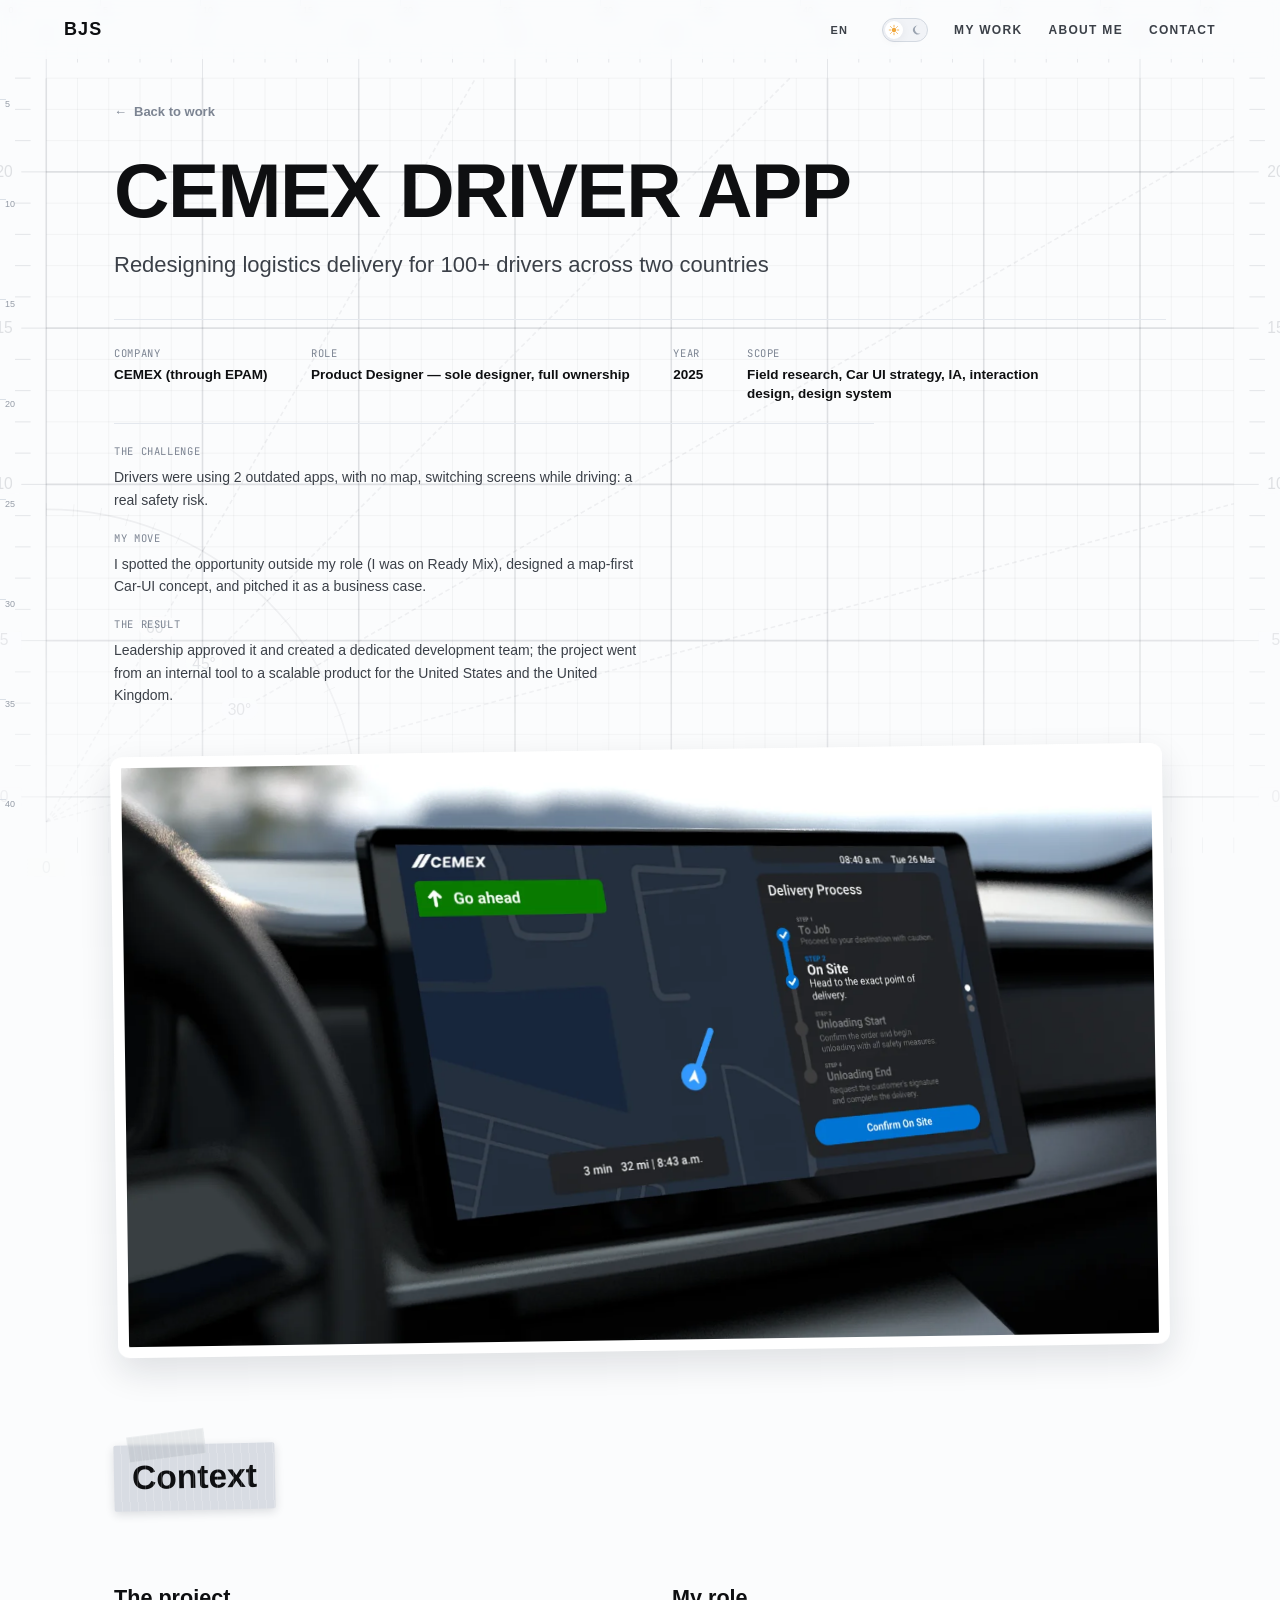
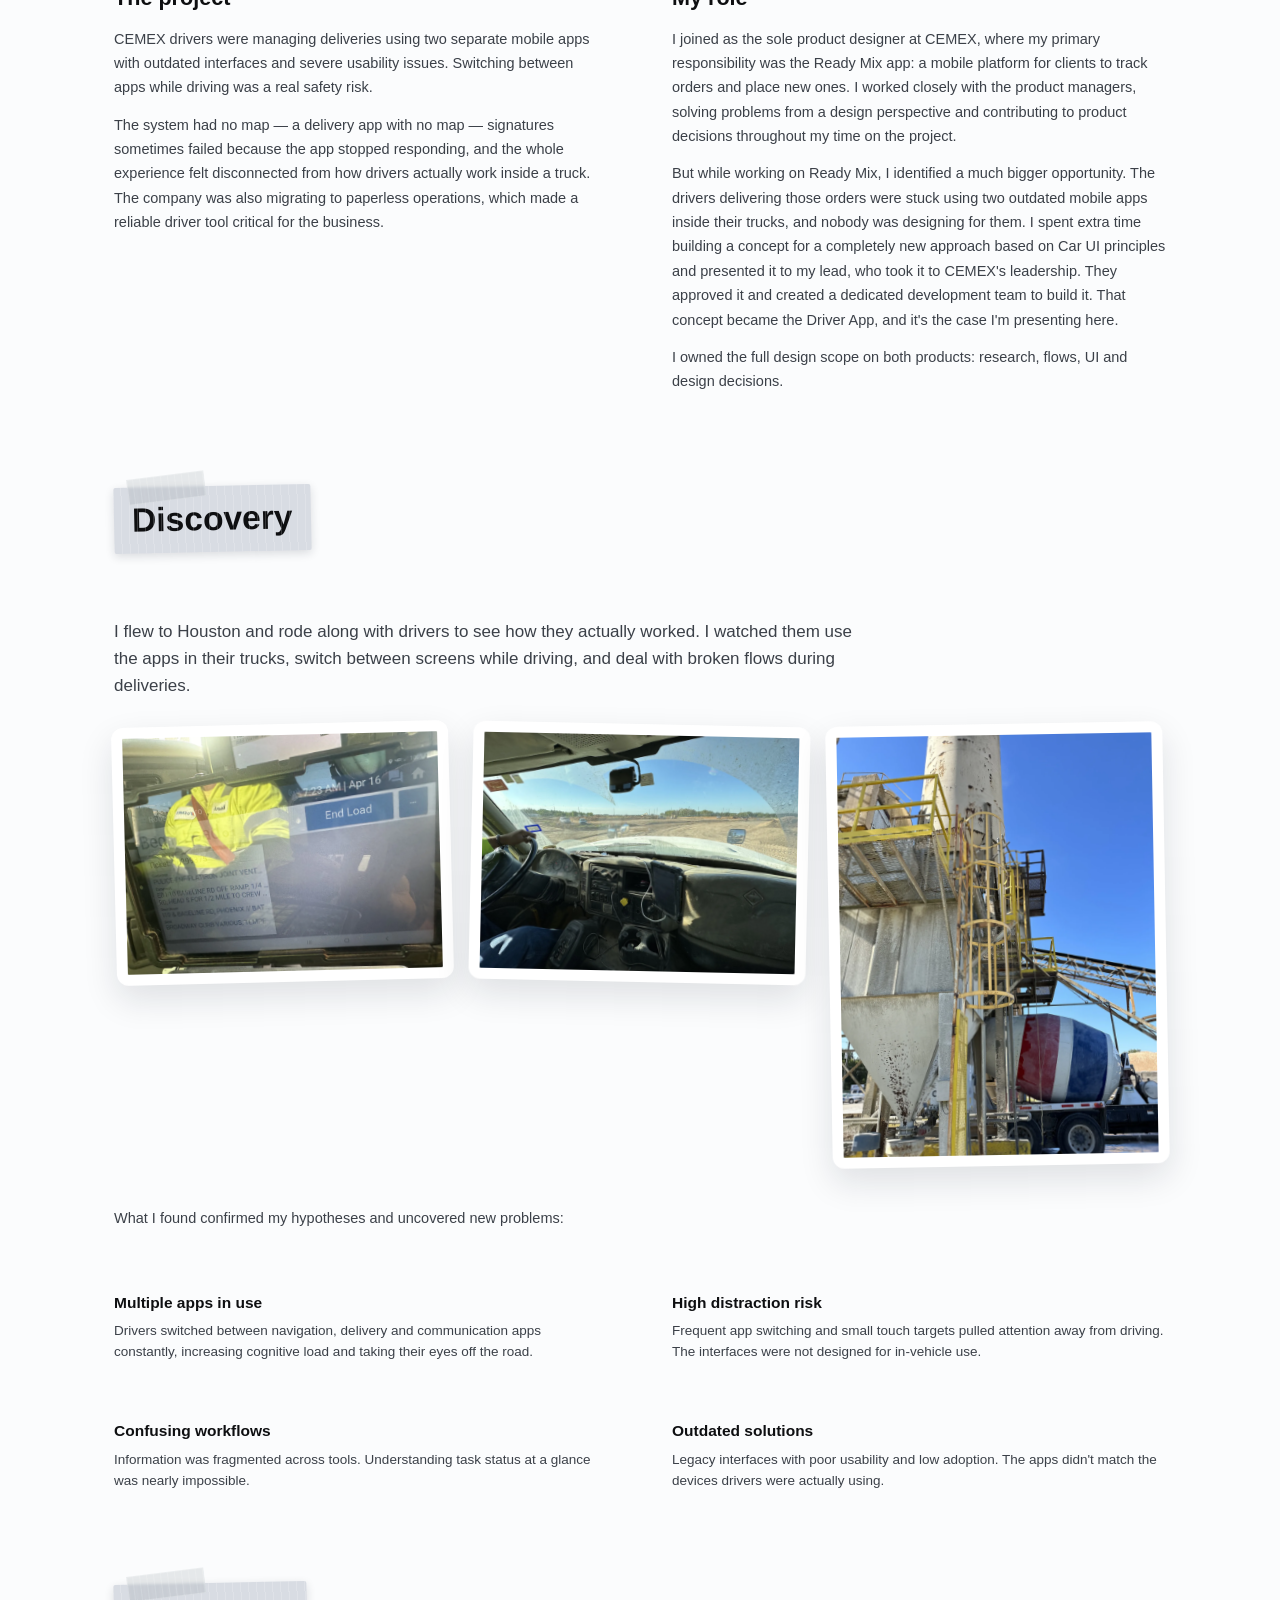
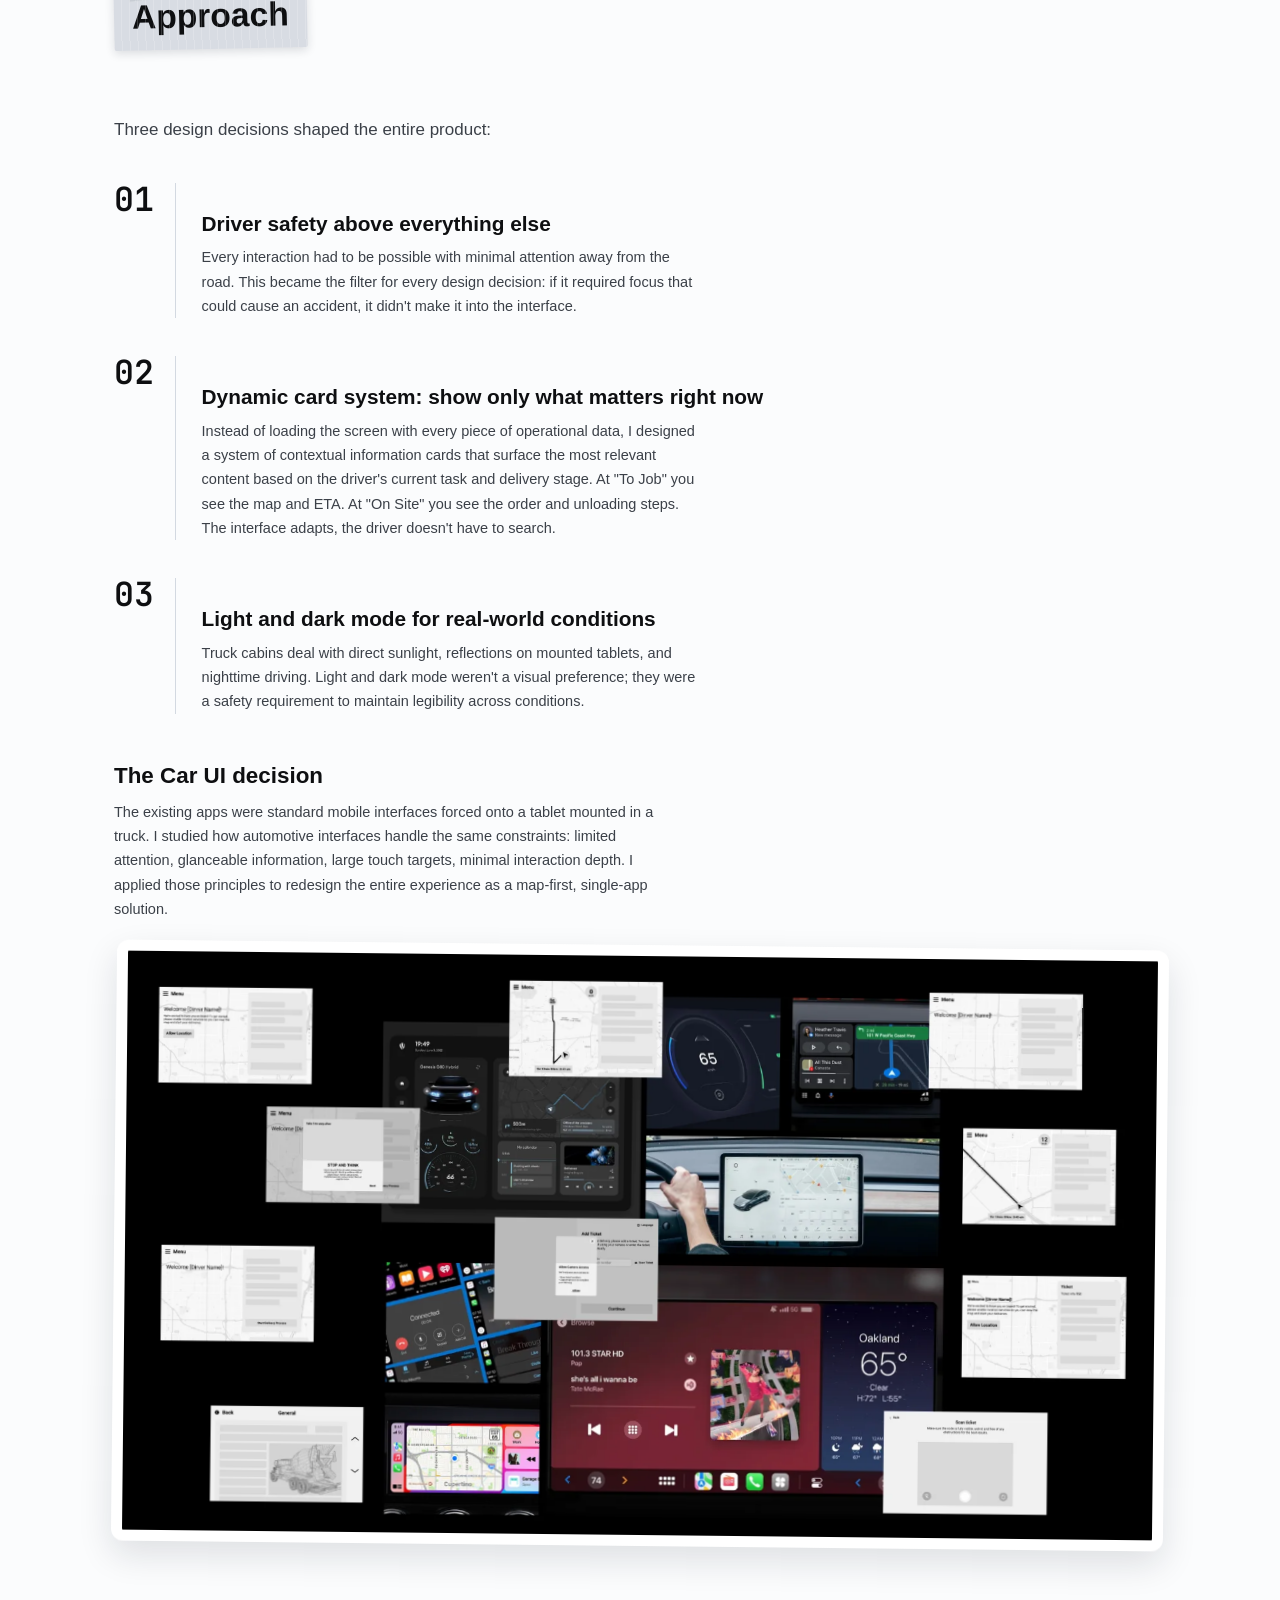
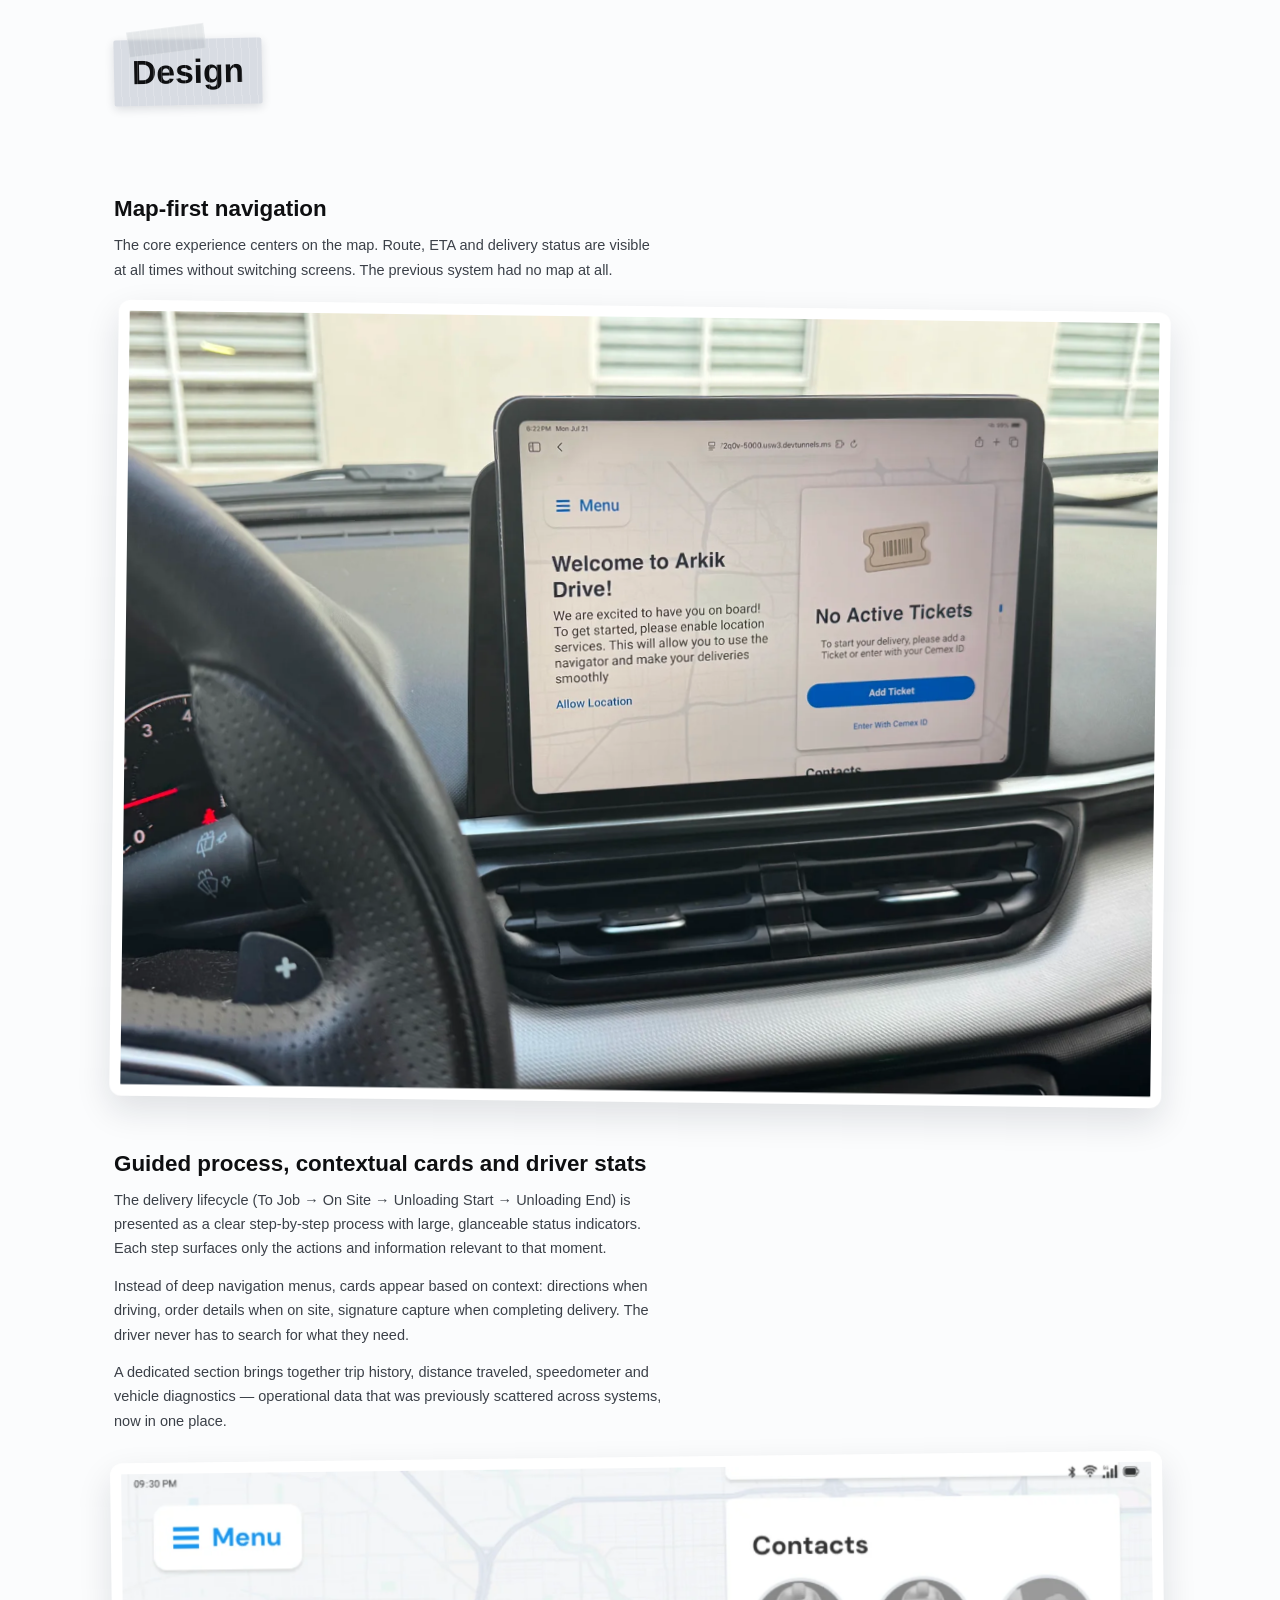
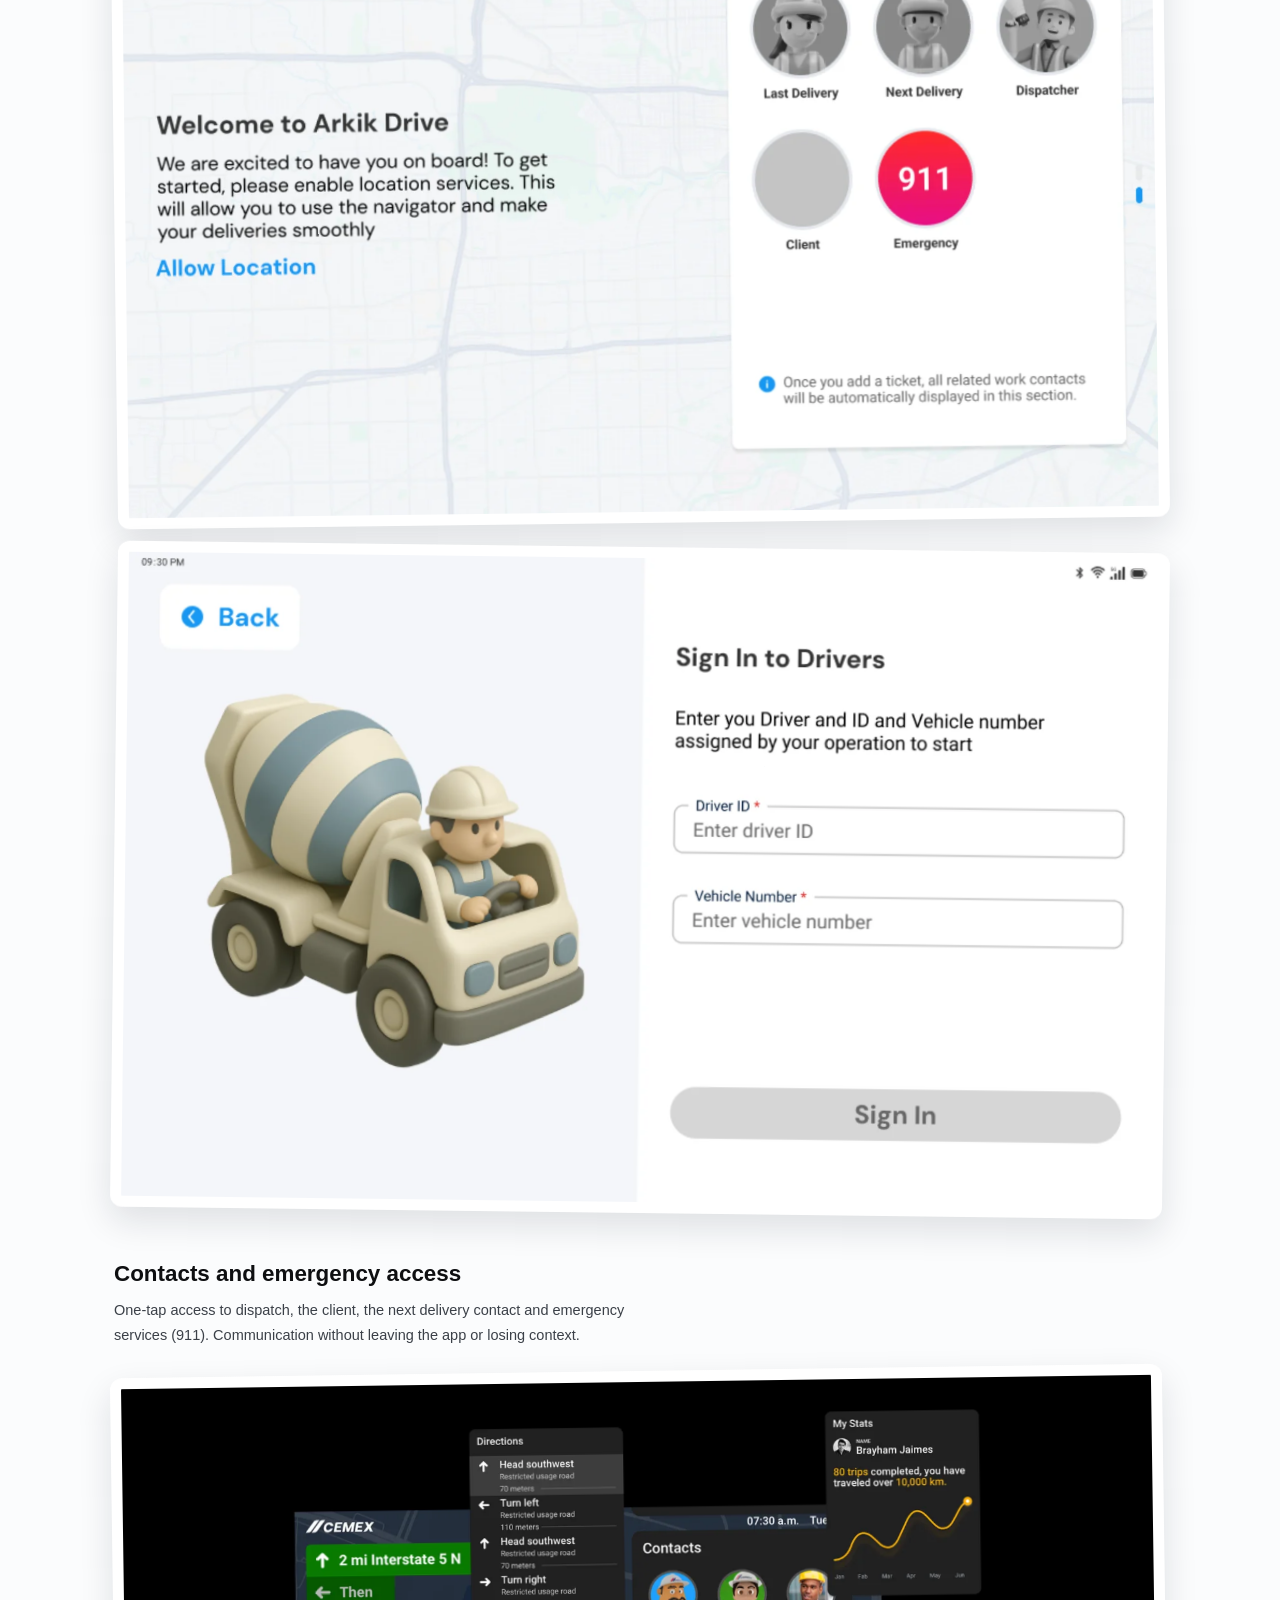
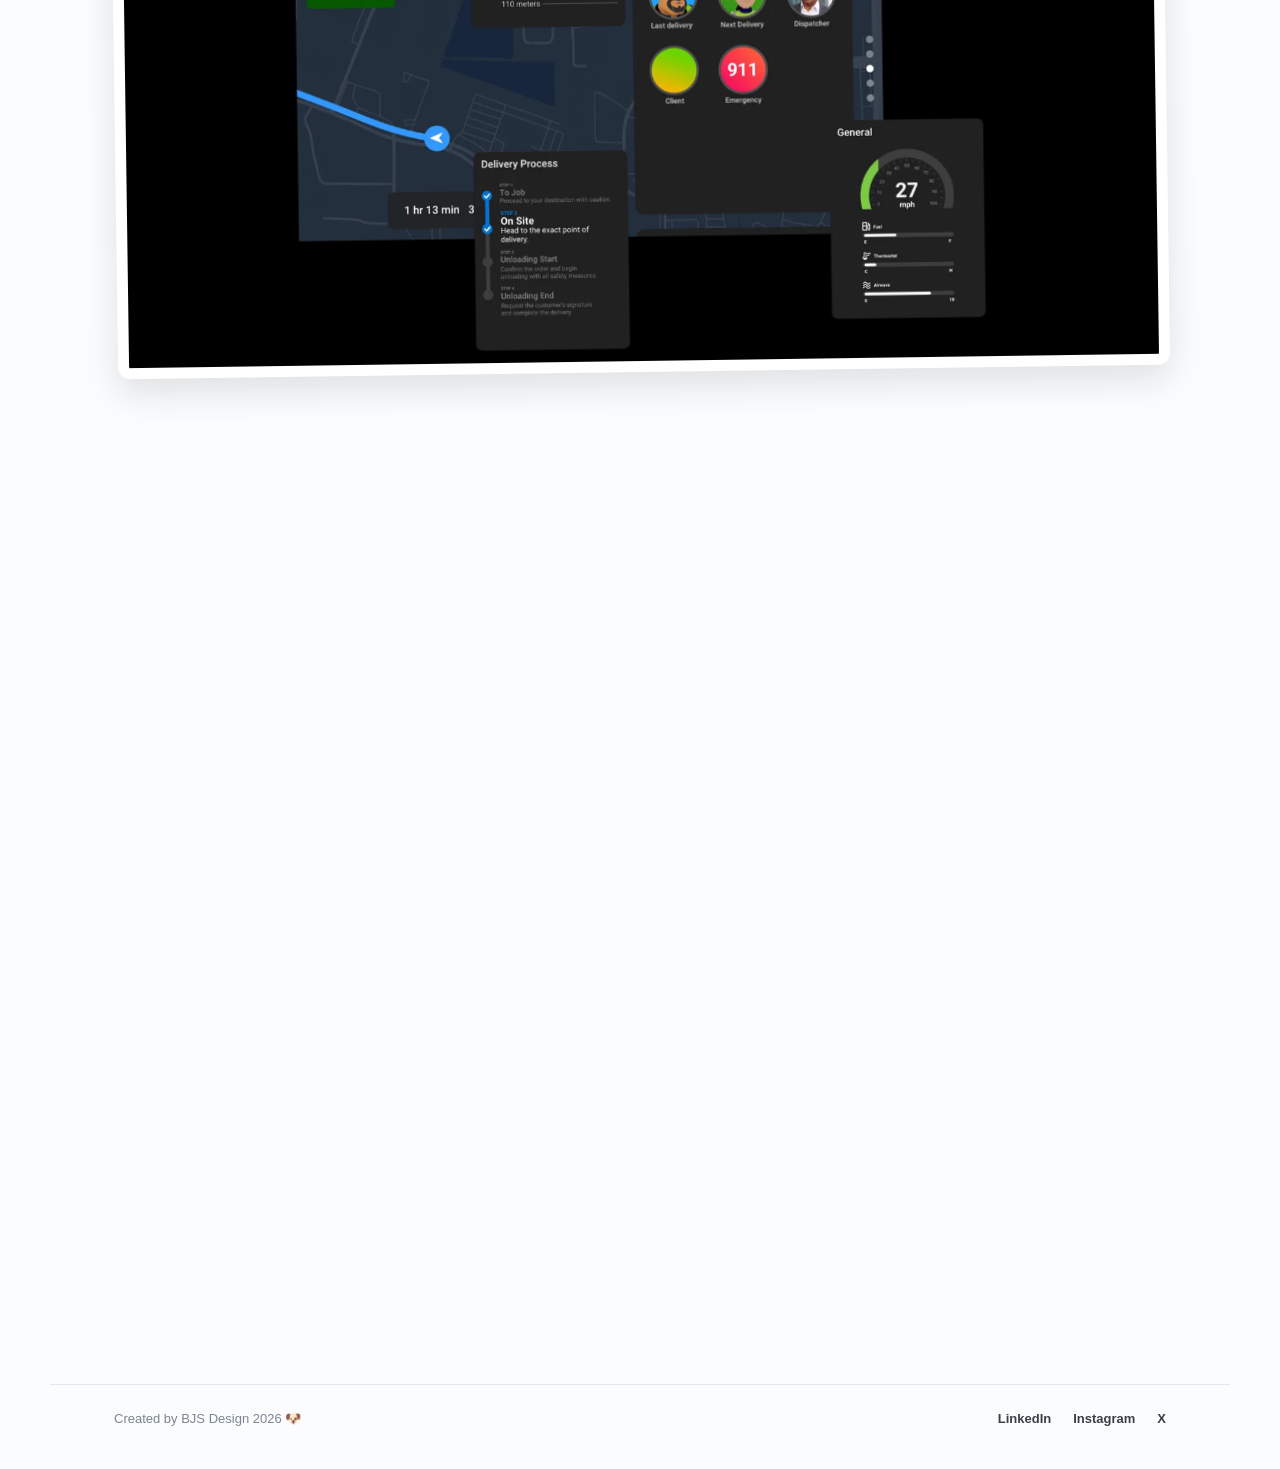
<file: work-cemex.html>
<!DOCTYPE html>
<html lang="en">
<head>
  <meta charset="UTF-8" />
  <meta name="viewport" content="width=device-width, initial-scale=1.0" />
  <!-- Google Analytics (GA4) — deferred until first interaction / idle to keep it off the critical path -->
  <script>
    window.dataLayer = window.dataLayer || [];
    function gtag(){dataLayer.push(arguments);}
    gtag('js', new Date());
    gtag('config', 'G-72JWC0ZJKR');
    (function () {
      var loaded = false;
      function loadGA() {
        if (loaded) return; loaded = true;
        var s = document.createElement('script');
        s.async = true;
        s.src = 'https://www.googletagmanager.com/gtag/js?id=G-72JWC0ZJKR';
        document.head.appendChild(s);
      }
      ['scroll', 'mousemove', 'pointerdown', 'keydown', 'touchstart'].forEach(function (ev) {
        window.addEventListener(ev, loadGA, { once: true, passive: true });
      });
    })();
  </script>
  <title>CEMEX Driver App — Brayham Jaimes</title>
  <meta name="description" content="Case study: redesigning CEMEX's logistics delivery app for 100+ drivers across two countries. Car UI strategy, field research and interaction design by Brayham Jaimes." />
  <!-- Open Graph / social preview -->
  <meta property="og:type" content="website" />
  <meta property="og:site_name" content="Brayham Jaimes" />
  <meta property="og:title" content="CEMEX Driver App — Brayham Jaimes" />
  <meta property="og:description" content="Case study: redesigning CEMEX's logistics delivery app for 100+ drivers across two countries. Car UI strategy, field research and interaction design by Brayham Jaimes." />
  <meta property="og:url" content="https://brayhamjaimes.com/work-cemex.html" />
  <meta property="og:image" content="https://brayhamjaimes.com/assets/og-preview.jpg" />
  <meta property="og:image:width" content="1200" />
  <meta property="og:image:height" content="630" />
  <meta property="og:image:alt" content="Brayham Jaimes — Building value through design" />
  <meta name="twitter:card" content="summary_large_image" />
  <meta name="twitter:title" content="CEMEX Driver App — Brayham Jaimes" />
  <meta name="twitter:description" content="Case study: redesigning CEMEX's logistics delivery app for 100+ drivers across two countries. Car UI strategy, field research and interaction design by Brayham Jaimes." />
  <meta name="twitter:image" content="https://brayhamjaimes.com/assets/og-preview.jpg" />
  <link rel="icon" type="image/png" href="assets/favicon.png" />
  <link rel="apple-touch-icon" sizes="180x180" href="assets/apple-touch-icon.png" />
  <link rel="canonical" href="https://brayhamjaimes.com/work-cemex.html" />
  <meta name="author" content="Brayham Jaimes" />
  <meta name="robots" content="index, follow, max-image-preview:large, max-snippet:-1" />
  <meta name="geo.region" content="MX-CMX" />
  <meta name="geo.placename" content="Mexico City" />
  <script type="application/ld+json">
  {
    "@context": "https://schema.org",
    "@graph": [
      {
        "@type": "CreativeWork",
        "@id": "https://brayhamjaimes.com/work-cemex.html#case",
        "name": "CEMEX Driver App",
        "headline": "CEMEX Driver App — redesigning logistics delivery for 100+ drivers",
        "description": "Case study: redesigning CEMEX's logistics delivery app for 100+ drivers across two countries. Car UI strategy, field research and interaction design by Brayham Jaimes.",
        "url": "https://brayhamjaimes.com/work-cemex.html",
        "image": "https://brayhamjaimes.com/assets/images/cemex/hero.webp",
        "inLanguage": ["en", "es"],
        "dateCreated": "2025",
        "author": { "@id": "https://brayhamjaimes.com/#brayham" },
        "creator": { "@id": "https://brayhamjaimes.com/#brayham" },
        "isPartOf": { "@id": "https://brayhamjaimes.com/#website" },
        "about": ["Product Design", "Automotive UI", "Logistics", "Field research", "Mobile app design"],
        "keywords": "driver app, Car UI, logistics, field research, information architecture, CEMEX"
      },
      {
        "@type": "BreadcrumbList",
        "itemListElement": [
          { "@type": "ListItem", "position": 1, "name": "Home", "item": "https://brayhamjaimes.com/" },
          { "@type": "ListItem", "position": 2, "name": "CEMEX Driver App", "item": "https://brayhamjaimes.com/work-cemex.html" }
        ]
      },
      {
        "@type": "Person",
        "@id": "https://brayhamjaimes.com/#brayham",
        "name": "Brayham Jaimes",
        "jobTitle": "Senior Product Designer",
        "url": "https://brayhamjaimes.com/",
        "image": "https://brayhamjaimes.com/assets/og-preview.jpg",
        "worksFor": { "@type": "Organization", "name": "EPAM Systems" },
        "address": { "@type": "PostalAddress", "addressLocality": "Mexico City", "addressCountry": "MX" },
        "sameAs": ["https://mx.linkedin.com/in/brayhamjaimes", "https://www.instagram.com/brayhamjaimes", "https://x.com/brayhamjaimes"]
      }
    ]
  }
  </script>
  <script>
    (function () {
      try {
        var t = localStorage.getItem('bjs-theme');
        if (!t) t = window.matchMedia('(prefers-color-scheme: dark)').matches ? 'dark' : 'light';
        document.documentElement.setAttribute('data-theme', t);
      } catch (e) { document.documentElement.setAttribute('data-theme', 'light'); }
    })();
  </script>
  <link rel="preconnect" href="https://fonts.googleapis.com" />
  <link rel="preconnect" href="https://fonts.gstatic.com" crossorigin />
  <link rel="stylesheet" href="https://fonts.googleapis.com/css2?family=Caveat:wght@500;600;700&family=JetBrains+Mono:wght@400;600&display=swap" media="print" onload="this.media='all'" />
  <noscript><link rel="stylesheet" href="https://fonts.googleapis.com/css2?family=Caveat:wght@500;600;700&family=JetBrains+Mono:wght@400;600&display=swap" /></noscript>
  <link rel="preconnect" href="https://api.fontshare.com" crossorigin />
  <link rel="stylesheet" href="https://api.fontshare.com/v2/css?f[]=satoshi@400,500,600,700,800,900&display=swap" media="print" onload="this.media='all'" />
  <noscript><link rel="stylesheet" href="https://api.fontshare.com/v2/css?f[]=satoshi@400,500,600,700,800,900&display=swap" /></noscript>
  <link rel="stylesheet" href="css/styles.css?v=56" />
</head>
<body>
  <div class="grid-bg" aria-hidden="true" style="display:none"></div>
  <svg class="blueprint" viewBox="0 0 860 576" preserveAspectRatio="xMidYMid slice" aria-hidden="true"><style>.er{fill:var(--paper);stroke:none}</style><defs><clipPath id="gridClip"><rect x="50" y="50" width="760" height="476"/></clipPath></defs><path d="M 50 326 A 200 200 0 0 1 250 526" fill="none" stroke="currentColor" stroke-opacity="0.45" stroke-width="1"/><line x1="246" y1="526" x2="254" y2="526" stroke="currentColor" stroke-opacity="0.45" stroke-width="0.5"/><line x1="245.25" y1="508.92" x2="253.22" y2="508.22" stroke="currentColor" stroke-opacity="0.45" stroke-width="0.5"/><line x1="243.02" y1="491.96" x2="250.9" y2="490.58" stroke="currentColor" stroke-opacity="0.45" stroke-width="0.5"/><line x1="239.32" y1="475.27" x2="247.05" y2="473.2" stroke="currentColor" stroke-opacity="0.45" stroke-width="0.5"/><line x1="234.18" y1="458.96" x2="241.7" y2="456.23" stroke="currentColor" stroke-opacity="0.45" stroke-width="0.5"/><line x1="227.64" y1="443.17" x2="234.89" y2="439.79" stroke="currentColor" stroke-opacity="0.45" stroke-width="0.5"/><line x1="219.74" y1="428" x2="226.67" y2="424" stroke="currentColor" stroke-opacity="0.45" stroke-width="0.5"/><line x1="210.55" y1="413.58" x2="217.11" y2="408.99" stroke="currentColor" stroke-opacity="0.45" stroke-width="0.5"/><line x1="200.14" y1="400.01" x2="206.27" y2="394.87" stroke="currentColor" stroke-opacity="0.45" stroke-width="0.5"/><line x1="188.59" y1="387.41" x2="194.25" y2="381.75" stroke="currentColor" stroke-opacity="0.45" stroke-width="0.5"/><line x1="175.99" y1="375.86" x2="181.13" y2="369.73" stroke="currentColor" stroke-opacity="0.45" stroke-width="0.5"/><line x1="162.42" y1="365.45" x2="167.01" y2="358.89" stroke="currentColor" stroke-opacity="0.45" stroke-width="0.5"/><line x1="148" y1="356.26" x2="152" y2="349.33" stroke="currentColor" stroke-opacity="0.45" stroke-width="0.5"/><line x1="132.83" y1="348.36" x2="136.21" y2="341.11" stroke="currentColor" stroke-opacity="0.45" stroke-width="0.5"/><line x1="117.04" y1="341.82" x2="119.77" y2="334.3" stroke="currentColor" stroke-opacity="0.45" stroke-width="0.5"/><line x1="100.73" y1="336.68" x2="102.8" y2="328.95" stroke="currentColor" stroke-opacity="0.45" stroke-width="0.5"/><line x1="84.04" y1="332.98" x2="85.42" y2="325.1" stroke="currentColor" stroke-opacity="0.45" stroke-width="0.5"/><line x1="67.08" y1="330.75" x2="67.78" y2="322.78" stroke="currentColor" stroke-opacity="0.45" stroke-width="0.5"/><line x1="50" y1="330" x2="50" y2="322" stroke="currentColor" stroke-opacity="0.45" stroke-width="0.5"/><rect x="140.99" y="421.01" width="16" height="12" class="er" stroke="none"/><line x1="50" y1="50" x2="50" y2="526" stroke="currentColor" stroke-width="1"/><line x1="70" y1="50" x2="70" y2="526" stroke="currentColor" stroke-opacity="0.45" stroke-width="0.5"/><line x1="90" y1="50" x2="90" y2="526" stroke="currentColor" stroke-opacity="0.45" stroke-width="0.5"/><line x1="110" y1="50" x2="110" y2="526" stroke="currentColor" stroke-opacity="0.45" stroke-width="0.5"/><line x1="130" y1="50" x2="130" y2="526" stroke="currentColor" stroke-opacity="0.45" stroke-width="0.5"/><line x1="150" y1="50" x2="150" y2="526" stroke="currentColor" stroke-width="1"/><line x1="170" y1="50" x2="170" y2="526" stroke="currentColor" stroke-opacity="0.45" stroke-width="0.5"/><line x1="190" y1="50" x2="190" y2="526" stroke="currentColor" stroke-opacity="0.45" stroke-width="0.5"/><line x1="210" y1="50" x2="210" y2="526" stroke="currentColor" stroke-opacity="0.45" stroke-width="0.5"/><line x1="230" y1="50" x2="230" y2="526" stroke="currentColor" stroke-opacity="0.45" stroke-width="0.5"/><line x1="250" y1="50" x2="250" y2="526" stroke="currentColor" stroke-width="1"/><line x1="270" y1="50" x2="270" y2="526" stroke="currentColor" stroke-opacity="0.45" stroke-width="0.5"/><line x1="290" y1="50" x2="290" y2="526" stroke="currentColor" stroke-opacity="0.45" stroke-width="0.5"/><line x1="310" y1="50" x2="310" y2="526" stroke="currentColor" stroke-opacity="0.45" stroke-width="0.5"/><line x1="330" y1="50" x2="330" y2="526" stroke="currentColor" stroke-opacity="0.45" stroke-width="0.5"/><line x1="350" y1="50" x2="350" y2="526" stroke="currentColor" stroke-width="1"/><line x1="370" y1="50" x2="370" y2="526" stroke="currentColor" stroke-opacity="0.45" stroke-width="0.5"/><line x1="390" y1="50" x2="390" y2="526" stroke="currentColor" stroke-opacity="0.45" stroke-width="0.5"/><line x1="410" y1="50" x2="410" y2="526" stroke="currentColor" stroke-opacity="0.45" stroke-width="0.5"/><line x1="430" y1="50" x2="430" y2="526" stroke="currentColor" stroke-opacity="0.45" stroke-width="0.5"/><line x1="450" y1="50" x2="450" y2="526" stroke="currentColor" stroke-width="1"/><line x1="470" y1="50" x2="470" y2="526" stroke="currentColor" stroke-opacity="0.45" stroke-width="0.5"/><line x1="490" y1="50" x2="490" y2="526" stroke="currentColor" stroke-opacity="0.45" stroke-width="0.5"/><line x1="510" y1="50" x2="510" y2="526" stroke="currentColor" stroke-opacity="0.45" stroke-width="0.5"/><line x1="530" y1="50" x2="530" y2="526" stroke="currentColor" stroke-opacity="0.45" stroke-width="0.5"/><line x1="550" y1="50" x2="550" y2="526" stroke="currentColor" stroke-width="1"/><line x1="570" y1="50" x2="570" y2="526" stroke="currentColor" stroke-opacity="0.45" stroke-width="0.5"/><line x1="590" y1="50" x2="590" y2="526" stroke="currentColor" stroke-opacity="0.45" stroke-width="0.5"/><line x1="610" y1="50" x2="610" y2="526" stroke="currentColor" stroke-opacity="0.45" stroke-width="0.5"/><line x1="630" y1="50" x2="630" y2="526" stroke="currentColor" stroke-opacity="0.45" stroke-width="0.5"/><line x1="650" y1="50" x2="650" y2="526" stroke="currentColor" stroke-width="1"/><line x1="670" y1="50" x2="670" y2="526" stroke="currentColor" stroke-opacity="0.45" stroke-width="0.5"/><line x1="690" y1="50" x2="690" y2="526" stroke="currentColor" stroke-opacity="0.45" stroke-width="0.5"/><line x1="710" y1="50" x2="710" y2="526" stroke="currentColor" stroke-opacity="0.45" stroke-width="0.5"/><line x1="730" y1="50" x2="730" y2="526" stroke="currentColor" stroke-opacity="0.45" stroke-width="0.5"/><line x1="750" y1="50" x2="750" y2="526" stroke="currentColor" stroke-width="1"/><line x1="770" y1="50" x2="770" y2="526" stroke="currentColor" stroke-opacity="0.45" stroke-width="0.5"/><line x1="790" y1="50" x2="790" y2="526" stroke="currentColor" stroke-opacity="0.45" stroke-width="0.5"/><line x1="810" y1="50" x2="810" y2="526" stroke="currentColor" stroke-opacity="0.45" stroke-width="0.5"/><line x1="50" y1="50" x2="810" y2="50" stroke="currentColor" stroke-opacity="0.45" stroke-width="0.5"/><line x1="50" y1="70" x2="810" y2="70" stroke="currentColor" stroke-opacity="0.45" stroke-width="0.5"/><line x1="50" y1="90" x2="810" y2="90" stroke="currentColor" stroke-opacity="0.45" stroke-width="0.5"/><line x1="50" y1="110" x2="810" y2="110" stroke="currentColor" stroke-width="1"/><line x1="50" y1="130" x2="810" y2="130" stroke="currentColor" stroke-opacity="0.45" stroke-width="0.5"/><line x1="50" y1="150" x2="810" y2="150" stroke="currentColor" stroke-opacity="0.45" stroke-width="0.5"/><line x1="50" y1="170" x2="810" y2="170" stroke="currentColor" stroke-opacity="0.45" stroke-width="0.5"/><line x1="50" y1="190" x2="810" y2="190" stroke="currentColor" stroke-opacity="0.45" stroke-width="0.5"/><line x1="50" y1="210" x2="810" y2="210" stroke="currentColor" stroke-width="1"/><line x1="50" y1="230" x2="810" y2="230" stroke="currentColor" stroke-opacity="0.45" stroke-width="0.5"/><line x1="50" y1="250" x2="810" y2="250" stroke="currentColor" stroke-opacity="0.45" stroke-width="0.5"/><line x1="50" y1="270" x2="810" y2="270" stroke="currentColor" stroke-opacity="0.45" stroke-width="0.5"/><line x1="50" y1="290" x2="810" y2="290" stroke="currentColor" stroke-opacity="0.45" stroke-width="0.5"/><line x1="50" y1="310" x2="810" y2="310" stroke="currentColor" stroke-width="1"/><line x1="50" y1="330" x2="810" y2="330" stroke="currentColor" stroke-opacity="0.45" stroke-width="0.5"/><line x1="50" y1="350" x2="810" y2="350" stroke="currentColor" stroke-opacity="0.45" stroke-width="0.5"/><line x1="50" y1="370" x2="810" y2="370" stroke="currentColor" stroke-opacity="0.45" stroke-width="0.5"/><line x1="50" y1="390" x2="810" y2="390" stroke="currentColor" stroke-opacity="0.45" stroke-width="0.5"/><line x1="50" y1="410" x2="810" y2="410" stroke="currentColor" stroke-width="1"/><line x1="50" y1="430" x2="810" y2="430" stroke="currentColor" stroke-opacity="0.45" stroke-width="0.5"/><line x1="50" y1="450" x2="810" y2="450" stroke="currentColor" stroke-opacity="0.45" stroke-width="0.5"/><line x1="50" y1="470" x2="810" y2="470" stroke="currentColor" stroke-opacity="0.45" stroke-width="0.5"/><line x1="50" y1="490" x2="810" y2="490" stroke="currentColor" stroke-opacity="0.45" stroke-width="0.5"/><line x1="50" y1="510" x2="810" y2="510" stroke="currentColor" stroke-width="1"/><line x1="50" y1="30" x2="50" y2="50" stroke="currentColor" stroke-width="0.5"/><line x1="70" y1="30" x2="70" y2="40" stroke="currentColor" stroke-width="0.5"/><line x1="90" y1="30" x2="90" y2="40" stroke="currentColor" stroke-width="0.5"/><line x1="110" y1="30" x2="110" y2="40" stroke="currentColor" stroke-width="0.5"/><line x1="130" y1="30" x2="130" y2="40" stroke="currentColor" stroke-width="0.5"/><line x1="150" y1="30" x2="150" y2="50" stroke="currentColor" stroke-width="0.5"/><line x1="170" y1="30" x2="170" y2="40" stroke="currentColor" stroke-width="0.5"/><line x1="190" y1="30" x2="190" y2="40" stroke="currentColor" stroke-width="0.5"/><line x1="210" y1="30" x2="210" y2="40" stroke="currentColor" stroke-width="0.5"/><line x1="230" y1="30" x2="230" y2="40" stroke="currentColor" stroke-width="0.5"/><line x1="250" y1="30" x2="250" y2="50" stroke="currentColor" stroke-width="0.5"/><line x1="270" y1="30" x2="270" y2="40" stroke="currentColor" stroke-width="0.5"/><line x1="290" y1="30" x2="290" y2="40" stroke="currentColor" stroke-width="0.5"/><line x1="310" y1="30" x2="310" y2="40" stroke="currentColor" stroke-width="0.5"/><line x1="330" y1="30" x2="330" y2="40" stroke="currentColor" stroke-width="0.5"/><line x1="350" y1="30" x2="350" y2="50" stroke="currentColor" stroke-width="0.5"/><line x1="370" y1="30" x2="370" y2="40" stroke="currentColor" stroke-width="0.5"/><line x1="390" y1="30" x2="390" y2="40" stroke="currentColor" stroke-width="0.5"/><line x1="410" y1="30" x2="410" y2="40" stroke="currentColor" stroke-width="0.5"/><line x1="430" y1="30" x2="430" y2="40" stroke="currentColor" stroke-width="0.5"/><line x1="450" y1="30" x2="450" y2="50" stroke="currentColor" stroke-width="0.5"/><line x1="470" y1="30" x2="470" y2="40" stroke="currentColor" stroke-width="0.5"/><line x1="490" y1="30" x2="490" y2="40" stroke="currentColor" stroke-width="0.5"/><line x1="510" y1="30" x2="510" y2="40" stroke="currentColor" stroke-width="0.5"/><line x1="530" y1="30" x2="530" y2="40" stroke="currentColor" stroke-width="0.5"/><line x1="550" y1="30" x2="550" y2="50" stroke="currentColor" stroke-width="0.5"/><line x1="570" y1="30" x2="570" y2="40" stroke="currentColor" stroke-width="0.5"/><line x1="590" y1="30" x2="590" y2="40" stroke="currentColor" stroke-width="0.5"/><line x1="610" y1="30" x2="610" y2="40" stroke="currentColor" stroke-width="0.5"/><line x1="630" y1="30" x2="630" y2="40" stroke="currentColor" stroke-width="0.5"/><line x1="650" y1="30" x2="650" y2="50" stroke="currentColor" stroke-width="0.5"/><line x1="670" y1="30" x2="670" y2="40" stroke="currentColor" stroke-width="0.5"/><line x1="690" y1="30" x2="690" y2="40" stroke="currentColor" stroke-width="0.5"/><line x1="710" y1="30" x2="710" y2="40" stroke="currentColor" stroke-width="0.5"/><line x1="730" y1="30" x2="730" y2="40" stroke="currentColor" stroke-width="0.5"/><line x1="750" y1="30" x2="750" y2="50" stroke="currentColor" stroke-width="0.5"/><line x1="770" y1="30" x2="770" y2="40" stroke="currentColor" stroke-width="0.5"/><line x1="790" y1="30" x2="790" y2="40" stroke="currentColor" stroke-width="0.5"/><line x1="810" y1="30" x2="810" y2="40" stroke="currentColor" stroke-width="0.5"/><line x1="30" y1="50" x2="40" y2="50" stroke="currentColor" stroke-width="0.5"/><line x1="30" y1="70" x2="40" y2="70" stroke="currentColor" stroke-width="0.5"/><line x1="30" y1="90" x2="40" y2="90" stroke="currentColor" stroke-width="0.5"/><line x1="30" y1="110" x2="50" y2="110" stroke="currentColor" stroke-width="0.5"/><line x1="30" y1="130" x2="40" y2="130" stroke="currentColor" stroke-width="0.5"/><line x1="30" y1="150" x2="40" y2="150" stroke="currentColor" stroke-width="0.5"/><line x1="30" y1="170" x2="40" y2="170" stroke="currentColor" stroke-width="0.5"/><line x1="30" y1="190" x2="40" y2="190" stroke="currentColor" stroke-width="0.5"/><line x1="30" y1="210" x2="50" y2="210" stroke="currentColor" stroke-width="0.5"/><line x1="30" y1="230" x2="40" y2="230" stroke="currentColor" stroke-width="0.5"/><line x1="30" y1="250" x2="40" y2="250" stroke="currentColor" stroke-width="0.5"/><line x1="30" y1="270" x2="40" y2="270" stroke="currentColor" stroke-width="0.5"/><line x1="30" y1="290" x2="40" y2="290" stroke="currentColor" stroke-width="0.5"/><line x1="30" y1="310" x2="50" y2="310" stroke="currentColor" stroke-width="0.5"/><line x1="30" y1="330" x2="40" y2="330" stroke="currentColor" stroke-width="0.5"/><line x1="30" y1="350" x2="40" y2="350" stroke="currentColor" stroke-width="0.5"/><line x1="30" y1="370" x2="40" y2="370" stroke="currentColor" stroke-width="0.5"/><line x1="30" y1="390" x2="40" y2="390" stroke="currentColor" stroke-width="0.5"/><line x1="30" y1="410" x2="50" y2="410" stroke="currentColor" stroke-width="0.5"/><line x1="30" y1="430" x2="40" y2="430" stroke="currentColor" stroke-width="0.5"/><line x1="30" y1="450" x2="40" y2="450" stroke="currentColor" stroke-width="0.5"/><line x1="30" y1="470" x2="40" y2="470" stroke="currentColor" stroke-width="0.5"/><line x1="30" y1="490" x2="40" y2="490" stroke="currentColor" stroke-width="0.5"/><line x1="30" y1="510" x2="50" y2="510" stroke="currentColor" stroke-width="0.5"/><line x1="820" y1="50" x2="830" y2="50" stroke="currentColor" stroke-width="0.5"/><line x1="820" y1="70" x2="830" y2="70" stroke="currentColor" stroke-width="0.5"/><line x1="820" y1="90" x2="830" y2="90" stroke="currentColor" stroke-width="0.5"/><line x1="810" y1="110" x2="830" y2="110" stroke="currentColor" stroke-width="0.5"/><line x1="820" y1="130" x2="830" y2="130" stroke="currentColor" stroke-width="0.5"/><line x1="820" y1="150" x2="830" y2="150" stroke="currentColor" stroke-width="0.5"/><line x1="820" y1="170" x2="830" y2="170" stroke="currentColor" stroke-width="0.5"/><line x1="820" y1="190" x2="830" y2="190" stroke="currentColor" stroke-width="0.5"/><line x1="810" y1="210" x2="830" y2="210" stroke="currentColor" stroke-width="0.5"/><line x1="820" y1="230" x2="830" y2="230" stroke="currentColor" stroke-width="0.5"/><line x1="820" y1="250" x2="830" y2="250" stroke="currentColor" stroke-width="0.5"/><line x1="820" y1="270" x2="830" y2="270" stroke="currentColor" stroke-width="0.5"/><line x1="820" y1="290" x2="830" y2="290" stroke="currentColor" stroke-width="0.5"/><line x1="810" y1="310" x2="830" y2="310" stroke="currentColor" stroke-width="0.5"/><line x1="820" y1="330" x2="830" y2="330" stroke="currentColor" stroke-width="0.5"/><line x1="820" y1="350" x2="830" y2="350" stroke="currentColor" stroke-width="0.5"/><line x1="820" y1="370" x2="830" y2="370" stroke="currentColor" stroke-width="0.5"/><line x1="820" y1="390" x2="830" y2="390" stroke="currentColor" stroke-width="0.5"/><line x1="810" y1="410" x2="830" y2="410" stroke="currentColor" stroke-width="0.5"/><line x1="820" y1="430" x2="830" y2="430" stroke="currentColor" stroke-width="0.5"/><line x1="820" y1="450" x2="830" y2="450" stroke="currentColor" stroke-width="0.5"/><line x1="820" y1="470" x2="830" y2="470" stroke="currentColor" stroke-width="0.5"/><line x1="820" y1="490" x2="830" y2="490" stroke="currentColor" stroke-width="0.5"/><line x1="810" y1="510" x2="830" y2="510" stroke="currentColor" stroke-width="0.5"/><line x1="50" y1="526" x2="50" y2="546" stroke="currentColor" stroke-width="0.5"/><line x1="70" y1="536" x2="70" y2="546" stroke="currentColor" stroke-width="0.5"/><line x1="90" y1="536" x2="90" y2="546" stroke="currentColor" stroke-width="0.5"/><line x1="110" y1="536" x2="110" y2="546" stroke="currentColor" stroke-width="0.5"/><line x1="130" y1="536" x2="130" y2="546" stroke="currentColor" stroke-width="0.5"/><line x1="150" y1="526" x2="150" y2="546" stroke="currentColor" stroke-width="0.5"/><line x1="170" y1="536" x2="170" y2="546" stroke="currentColor" stroke-width="0.5"/><line x1="190" y1="536" x2="190" y2="546" stroke="currentColor" stroke-width="0.5"/><line x1="210" y1="536" x2="210" y2="546" stroke="currentColor" stroke-width="0.5"/><line x1="230" y1="536" x2="230" y2="546" stroke="currentColor" stroke-width="0.5"/><line x1="250" y1="526" x2="250" y2="546" stroke="currentColor" stroke-width="0.5"/><line x1="270" y1="536" x2="270" y2="546" stroke="currentColor" stroke-width="0.5"/><line x1="290" y1="536" x2="290" y2="546" stroke="currentColor" stroke-width="0.5"/><line x1="310" y1="536" x2="310" y2="546" stroke="currentColor" stroke-width="0.5"/><line x1="330" y1="536" x2="330" y2="546" stroke="currentColor" stroke-width="0.5"/><line x1="350" y1="526" x2="350" y2="546" stroke="currentColor" stroke-width="0.5"/><line x1="370" y1="536" x2="370" y2="546" stroke="currentColor" stroke-width="0.5"/><line x1="390" y1="536" x2="390" y2="546" stroke="currentColor" stroke-width="0.5"/><line x1="410" y1="536" x2="410" y2="546" stroke="currentColor" stroke-width="0.5"/><line x1="430" y1="536" x2="430" y2="546" stroke="currentColor" stroke-width="0.5"/><line x1="450" y1="526" x2="450" y2="546" stroke="currentColor" stroke-width="0.5"/><line x1="470" y1="536" x2="470" y2="546" stroke="currentColor" stroke-width="0.5"/><line x1="490" y1="536" x2="490" y2="546" stroke="currentColor" stroke-width="0.5"/><line x1="510" y1="536" x2="510" y2="546" stroke="currentColor" stroke-width="0.5"/><line x1="530" y1="536" x2="530" y2="546" stroke="currentColor" stroke-width="0.5"/><line x1="550" y1="526" x2="550" y2="546" stroke="currentColor" stroke-width="0.5"/><line x1="570" y1="536" x2="570" y2="546" stroke="currentColor" stroke-width="0.5"/><line x1="590" y1="536" x2="590" y2="546" stroke="currentColor" stroke-width="0.5"/><line x1="610" y1="536" x2="610" y2="546" stroke="currentColor" stroke-width="0.5"/><line x1="630" y1="536" x2="630" y2="546" stroke="currentColor" stroke-width="0.5"/><line x1="650" y1="526" x2="650" y2="546" stroke="currentColor" stroke-width="0.5"/><line x1="670" y1="536" x2="670" y2="546" stroke="currentColor" stroke-width="0.5"/><line x1="690" y1="536" x2="690" y2="546" stroke="currentColor" stroke-width="0.5"/><line x1="710" y1="536" x2="710" y2="546" stroke="currentColor" stroke-width="0.5"/><line x1="730" y1="536" x2="730" y2="546" stroke="currentColor" stroke-width="0.5"/><line x1="750" y1="526" x2="750" y2="546" stroke="currentColor" stroke-width="0.5"/><line x1="770" y1="536" x2="770" y2="546" stroke="currentColor" stroke-width="0.5"/><line x1="790" y1="536" x2="790" y2="546" stroke="currentColor" stroke-width="0.5"/><line x1="810" y1="536" x2="810" y2="546" stroke="currentColor" stroke-width="0.5"/><rect x="38" y="15" width="24" height="12" class="er" stroke="none"/><text x="50" y="25" text-anchor="middle" font-size="10" fill="currentColor"  font-style="normal" font-weight="400">0</text><rect x="138" y="15" width="24" height="12" class="er" stroke="none"/><text x="150" y="25" text-anchor="middle" font-size="10" fill="currentColor"  font-style="normal" font-weight="400">5</text><rect x="238" y="15" width="24" height="12" class="er" stroke="none"/><text x="250" y="25" text-anchor="middle" font-size="10" fill="currentColor"  font-style="normal" font-weight="400">10</text><rect x="338" y="15" width="24" height="12" class="er" stroke="none"/><text x="350" y="25" text-anchor="middle" font-size="10" fill="currentColor"  font-style="normal" font-weight="400">15</text><rect x="438" y="15" width="24" height="12" class="er" stroke="none"/><text x="450" y="25" text-anchor="middle" font-size="10" fill="currentColor"  font-style="normal" font-weight="400">20</text><rect x="538" y="15" width="24" height="12" class="er" stroke="none"/><text x="550" y="25" text-anchor="middle" font-size="10" fill="currentColor"  font-style="normal" font-weight="400">25</text><rect x="638" y="15" width="24" height="12" class="er" stroke="none"/><text x="650" y="25" text-anchor="middle" font-size="10" fill="currentColor"  font-style="normal" font-weight="400">30</text><rect x="738" y="15" width="24" height="12" class="er" stroke="none"/><text x="750" y="25" text-anchor="middle" font-size="10" fill="currentColor"  font-style="normal" font-weight="400">35</text><rect x="10" y="104" width="24" height="12" class="er" stroke="none"/><text x="23" y="113" text-anchor="middle" font-size="10" fill="currentColor"  font-style="normal" font-weight="400">20</text><rect x="10" y="204" width="24" height="12" class="er" stroke="none"/><text x="23" y="213" text-anchor="middle" font-size="10" fill="currentColor"  font-style="normal" font-weight="400">15</text><rect x="10" y="304" width="24" height="12" class="er" stroke="none"/><text x="23" y="313" text-anchor="middle" font-size="10" fill="currentColor"  font-style="normal" font-weight="400">10</text><rect x="10" y="404" width="24" height="12" class="er" stroke="none"/><text x="23" y="413" text-anchor="middle" font-size="10" fill="currentColor"  font-style="normal" font-weight="400">5</text><rect x="10" y="504" width="24" height="12" class="er" stroke="none"/><text x="23" y="513" text-anchor="middle" font-size="10" fill="currentColor"  font-style="normal" font-weight="400">0</text><rect x="826" y="104" width="24" height="12" class="er" stroke="none"/><text x="837" y="113" text-anchor="middle" font-size="10" fill="currentColor"  font-style="normal" font-weight="400">20</text><rect x="826" y="204" width="24" height="12" class="er" stroke="none"/><text x="837" y="213" text-anchor="middle" font-size="10" fill="currentColor"  font-style="normal" font-weight="400">15</text><rect x="826" y="304" width="24" height="12" class="er" stroke="none"/><text x="837" y="313" text-anchor="middle" font-size="10" fill="currentColor"  font-style="normal" font-weight="400">10</text><rect x="826" y="404" width="24" height="12" class="er" stroke="none"/><text x="837" y="413" text-anchor="middle" font-size="10" fill="currentColor"  font-style="normal" font-weight="400">5</text><rect x="826" y="504" width="24" height="12" class="er" stroke="none"/><text x="837" y="513" text-anchor="middle" font-size="10" fill="currentColor"  font-style="normal" font-weight="400">0</text><rect x="38" y="549" width="24" height="12" class="er" stroke="none"/><text x="50" y="559" text-anchor="middle" font-size="10" fill="currentColor"  font-style="normal" font-weight="400">0</text><rect x="138" y="549" width="24" height="12" class="er" stroke="none"/><text x="150" y="559" text-anchor="middle" font-size="10" fill="currentColor"  font-style="normal" font-weight="400">5</text><rect x="238" y="549" width="24" height="12" class="er" stroke="none"/><text x="250" y="559" text-anchor="middle" font-size="10" fill="currentColor"  font-style="normal" font-weight="400">10</text><rect x="338" y="549" width="24" height="12" class="er" stroke="none"/><text x="350" y="559" text-anchor="middle" font-size="10" fill="currentColor"  font-style="normal" font-weight="400">15</text><rect x="438" y="549" width="24" height="12" class="er" stroke="none"/><text x="450" y="559" text-anchor="middle" font-size="10" fill="currentColor"  font-style="normal" font-weight="400">20</text><rect x="538" y="549" width="24" height="12" class="er" stroke="none"/><text x="550" y="559" text-anchor="middle" font-size="10" fill="currentColor"  font-style="normal" font-weight="400">25</text><rect x="638" y="549" width="24" height="12" class="er" stroke="none"/><text x="650" y="559" text-anchor="middle" font-size="10" fill="currentColor"  font-style="normal" font-weight="400">30</text><rect x="738" y="549" width="24" height="12" class="er" stroke="none"/><text x="750" y="559" text-anchor="middle" font-size="10" fill="currentColor"  font-style="normal" font-weight="400">35</text><line x1="50" y1="526" x2="810" y2="322.36" stroke="currentColor" stroke-opacity="0.45" stroke-width="1" stroke-dasharray="3,2"/><rect x="175.93" y="481.04" width="24" height="14" rx="7" ry="7" class="er" stroke="none"/><text x="187.93" y="492.04" text-anchor="middle" font-size="10" fill="currentColor"  font-style="normal" font-weight="400">15<!-- -->&#176;</text><line x1="50" y1="526" x2="810" y2="87.21" stroke="currentColor" stroke-opacity="0.45" stroke-width="1" stroke-dasharray="3,2"/><rect x="161.67" y="446.6" width="24" height="14" rx="7" ry="7" class="er" stroke="none"/><text x="173.67" y="457.6" text-anchor="middle" font-size="10" fill="currentColor"  font-style="normal" font-weight="400">30<!-- -->&#176;</text><line x1="50" y1="526" x2="526" y2="50" stroke="currentColor" stroke-opacity="0.45" stroke-width="1" stroke-dasharray="3,2"/><rect x="138.97" y="417.03" width="24" height="14" rx="7" ry="7" class="er" stroke="none"/><text x="150.97" y="428.03" text-anchor="middle" font-size="10" fill="currentColor"  font-style="normal" font-weight="400">45<!-- -->&#176;</text><line x1="50" y1="526" x2="324.82" y2="50" stroke="currentColor" stroke-opacity="0.45" stroke-width="1" stroke-dasharray="3,2"/><rect x="109.4" y="394.33" width="24" height="14" rx="7" ry="7" class="er" stroke="none"/><text x="121.4" y="405.33" text-anchor="middle" font-size="10" fill="currentColor"  font-style="normal" font-weight="400">60<!-- -->&#176;</text></svg>
  <div class="ruler ruler--top" id="rulerTop" aria-hidden="true"></div>
  <div class="ruler ruler--left" id="rulerLeft" aria-hidden="true"></div>
  <div class="ruler ruler--corner" aria-hidden="true">0</div>

  <!-- NAV -->
  <header class="nav" id="top">
    <a class="nav__brand" href="index.html" aria-label="Brayham Jaimes — home">BJS</a>
    <button class="nav__burger" id="navBurger" aria-label="Menu" aria-expanded="false" aria-controls="navLinks">
      <span></span><span></span><span></span>
    </button>
    <nav class="nav__links" id="navLinks" aria-label="Primary">
      <div class="nav__menu-row">
        <button class="chip-toggle" id="langToggle" aria-label="Change language / Cambiar idioma" title="EN / ES">EN</button>
        <button class="theme-toggle" id="themeToggle" role="switch" aria-checked="false" aria-label="Toggle dark mode">
          <span class="theme-toggle__track">
            <svg class="theme-toggle__icon theme-toggle__icon--sun" viewBox="0 0 24 24" width="12" height="12" aria-hidden="true"><circle cx="12" cy="12" r="4.5" fill="currentColor"/><g stroke="currentColor" stroke-width="1.6" stroke-linecap="round"><path d="M12 2.5v3M12 18.5v3M2.5 12h3M18.5 12h3M5 5l2 2M17 17l2 2M19 5l-2 2M7 17l-2 2"/></g></svg>
            <svg class="theme-toggle__icon theme-toggle__icon--moon" viewBox="0 0 24 24" width="12" height="12" aria-hidden="true"><path fill="currentColor" d="M15 3a9 9 0 1 0 6 15.5A7.5 7.5 0 0 1 15 3z"/></svg>
            <span class="theme-toggle__thumb"></span>
          </span>
        </button>
      </div>
      <a href="index.html#work" class="nav__item">
        <span class="nav__label" data-en="MY WORK" data-es="MI TRABAJO">MY WORK</span>
      </a>
      <a href="about.html" class="nav__item">
        <span class="nav__label" data-en="ABOUT ME" data-es="SOBRE MÍ">ABOUT ME</span>
      </a>
      <a href="index.html#contact" class="nav__item">
        <span class="nav__label" data-en="CONTACT" data-es="CONTACTO">CONTACT</span>
      </a>
    </nav>
  </header>

  <main>
    <article class="case">
      <a class="case-back" href="index.html#work"><span aria-hidden="true">←</span> <span data-en="Back to work" data-es="Volver al trabajo">Back to work</span></a>

      <!-- HERO -->
      <section class="case-hero reveal">
        <h1 class="case-hero__title">CEMEX Driver App</h1>
        <p class="case-hero__tag" data-en="Redesigning logistics delivery for 100+ drivers across two countries" data-es="Rediseñando la entrega logística para más de 100 conductores en dos países">Redesigning logistics delivery for 100+ drivers across two countries</p>

        <div class="case-meta">
          <div class="case-meta__item"><span class="case-meta__k" data-en="Company" data-es="Empresa">Company</span><span class="case-meta__v" data-en="CEMEX (through EPAM)" data-es="CEMEX (vía EPAM)">CEMEX (through EPAM)</span></div>
          <div class="case-meta__item"><span class="case-meta__k" data-en="Role" data-es="Rol">Role</span><span class="case-meta__v" data-en="Product Designer — sole designer, full ownership" data-es="Product Designer — único diseñador, responsabilidad total">Product Designer — sole designer, full ownership</span></div>
          <div class="case-meta__item"><span class="case-meta__k" data-en="Year" data-es="Año">Year</span><span class="case-meta__v" data-en="2025" data-es="2025">2025</span></div>
          <div class="case-meta__item"><span class="case-meta__k" data-en="Scope" data-es="Alcance">Scope</span><span class="case-meta__v" data-en="Field research, Car UI strategy, IA, interaction design, design system" data-es="Investigación de campo, estrategia Car UI, arquitectura de información, diseño de interacción, design system">Field research, Car UI strategy, IA, interaction design, design system</span></div>
        </div>

        <div class="case-summary">
          <div class="case-summary__row">
            <span class="case-summary__k" data-en="The challenge" data-es="El reto">The challenge</span>
            <p class="case-summary__v" data-en="Drivers were using 2 outdated apps, with no map, switching screens while driving: a real safety risk." data-es="Los conductores usaban 2 apps desactualizadas, sin mapa y cambiando de pantalla al volante: un riesgo de seguridad real.">Drivers were using 2 outdated apps, with no map, switching screens while driving: a real safety risk.</p>
          </div>
          <div class="case-summary__row">
            <span class="case-summary__k" data-en="My move" data-es="Lo que hice">My move</span>
            <p class="case-summary__v" data-en="I spotted the opportunity outside my role (I was on Ready Mix), designed a map-first Car-UI concept, and pitched it as a business case." data-es="Detecté la oportunidad fuera de mi rol (yo estaba en Ready Mix), diseñé un concepto Car-UI map-first y lo presenté como caso de negocio.">I spotted the opportunity outside my role (I was on Ready Mix), designed a map-first Car-UI concept, and pitched it as a business case.</p>
          </div>
          <div class="case-summary__row">
            <span class="case-summary__k" data-en="The result" data-es="El resultado">The result</span>
            <p class="case-summary__v" data-en="Leadership approved it and created a dedicated development team; the project went from an internal tool to a scalable product for the United States and the United Kingdom." data-es="Dirección lo aprobó y creó un equipo de desarrollo dedicado; el proyecto pasó de herramienta interna a producto escalable para Estados Unidos y Reino Unido.">Leadership approved it and created a dedicated development team; the project went from an internal tool to a scalable product for the United States and the United Kingdom.</p>
          </div>
        </div>

        <img class="shot shot--hero" style="--shot-rot:-0.8deg" src="assets/images/cemex/hero.webp" alt="CEMEX driver app — main map-first screen on a tablet" loading="lazy" />
      </section>

      <!-- CONTEXT -->
      <section class="reveal">
        <span class="sec-tag"><span class="tape tape--tl"></span><span data-en="Context" data-es="Contexto">Context</span></span>
        <div class="case-cols">
          <div class="case-col">
            <h3 data-en="The project" data-es="El proyecto">The project</h3>
            <p data-en="CEMEX drivers were managing deliveries using two separate mobile apps with outdated interfaces and severe usability issues. Switching between apps while driving was a real safety risk." data-es="Los conductores de CEMEX gestionaban las entregas con dos apps móviles separadas, con interfaces anticuadas y problemas serios de usabilidad. Cambiar de app mientras manejaban era un riesgo real de seguridad.">CEMEX drivers were managing deliveries using two separate mobile apps with outdated interfaces and severe usability issues. Switching between apps while driving was a real safety risk.</p>
            <p data-en="The system had no map — a delivery app with no map — signatures sometimes failed because the app stopped responding, and the whole experience felt disconnected from how drivers actually work inside a truck. The company was also migrating to paperless operations, which made a reliable driver tool critical for the business." data-es="El sistema no tenía mapa —una app de entregas sin mapa—, las firmas a veces fallaban porque la app dejaba de responder, y toda la experiencia se sentía desconectada de cómo trabajan realmente los conductores dentro de un camión. Además, la empresa estaba migrando a operaciones sin papel, lo que hacía crítica una herramienta confiable para el conductor.">The system had no map — a delivery app with no map — signatures sometimes failed because the app stopped responding, and the whole experience felt disconnected from how drivers actually work inside a truck. The company was also migrating to paperless operations, which made a reliable driver tool critical for the business.</p>
          </div>
          <div class="case-col">
            <h3 data-en="My role" data-es="Mi rol">My role</h3>
            <p data-en="I joined as the sole product designer at CEMEX, where my primary responsibility was the Ready Mix app: a mobile platform for clients to track orders and place new ones. I worked closely with the product managers, solving problems from a design perspective and contributing to product decisions throughout my time on the project." data-es="Entré como único product designer en CEMEX, donde mi responsabilidad principal era la app de Ready Mix: una plataforma móvil para que los clientes dieran seguimiento a sus pedidos y crearan nuevos. Trabajé de cerca con los product managers, resolviendo problemas desde una perspectiva de diseño y contribuyendo a las decisiones de producto durante todo mi tiempo en el proyecto.">I joined as the sole product designer at CEMEX, where my primary responsibility was the Ready Mix app: a mobile platform for clients to track orders and place new ones. I worked closely with the product managers, solving problems from a design perspective and contributing to product decisions throughout my time on the project.</p>
            <p data-en="But while working on Ready Mix, I identified a much bigger opportunity. The drivers delivering those orders were stuck using two outdated mobile apps inside their trucks, and nobody was designing for them. I spent extra time building a concept for a completely new approach based on Car UI principles and presented it to my lead, who took it to CEMEX's leadership. They approved it and created a dedicated development team to build it. That concept became the Driver App, and it's the case I'm presenting here." data-es="Pero mientras trabajaba en Ready Mix, identifiqué una oportunidad mucho más grande. Los conductores que entregaban esos pedidos estaban atrapados usando dos apps móviles anticuadas dentro de sus camiones, y nadie estaba diseñando para ellos. Invertí tiempo extra en armar un concepto de un enfoque completamente nuevo basado en principios de Car UI y se lo presenté a mi lead, quien lo llevó a la dirección de CEMEX. Lo aprobaron y crearon un equipo de desarrollo dedicado para construirlo. Ese concepto se convirtió en la Driver App, y es el caso que presento aquí.">But while working on Ready Mix, I identified a much bigger opportunity. The drivers delivering those orders were stuck using two outdated mobile apps inside their trucks, and nobody was designing for them. I spent extra time building a concept for a completely new approach based on Car UI principles and presented it to my lead, who took it to CEMEX's leadership. They approved it and created a dedicated development team to build it. That concept became the Driver App, and it's the case I'm presenting here.</p>
            <p data-en="I owned the full design scope on both products: research, flows, UI and design decisions." data-es="Tuve el ownership de todo el alcance de diseño en ambos productos: research, flujos, UI y decisiones de diseño.">I owned the full design scope on both products: research, flows, UI and design decisions.</p>
          </div>
        </div>
      </section>

      <!-- DISCOVERY -->
      <section class="reveal">
        <span class="sec-tag"><span class="tape tape--tl"></span><span data-en="Discovery" data-es="Descubrimiento">Discovery</span></span>
        <p class="case-lead" data-en="I flew to Houston and rode along with drivers to see how they actually worked. I watched them use the apps in their trucks, switch between screens while driving, and deal with broken flows during deliveries." data-es="Volé a Houston y acompañé a los conductores para ver cómo trabajaban de verdad. Los observé usar las apps en sus camiones, cambiar de pantalla mientras manejaban y lidiar con flujos rotos durante las entregas.">I flew to Houston and rode along with drivers to see how they actually worked. I watched them use the apps in their trucks, switch between screens while driving, and deal with broken flows during deliveries.</p>

        <div class="ph-row">
          <img class="shot" style="--shot-rot:-1.4deg" src="assets/images/cemex/field-1.webp" alt="Driver's hand on a mounted device inside the truck cabin" loading="lazy" />
          <img class="shot" style="--shot-rot:1.2deg" src="assets/images/cemex/field-2.webp" alt="CEMEX cement truck exterior" loading="lazy" />
          <img class="shot" style="--shot-rot:-1deg" src="assets/images/cemex/field-3.webp" alt="Close-up of the legacy app interface" loading="lazy" />
        </div>

        <p class="case-body" style="margin-top:clamp(24px,4vw,40px)" data-en="What I found confirmed my hypotheses and uncovered new problems:" data-es="Lo que encontré confirmó mis hipótesis y reveló problemas nuevos:">What I found confirmed my hypotheses and uncovered new problems:</p>

        <div class="case-find">
          <div class="case-find__item">
            <h4 data-en="Multiple apps in use" data-es="Múltiples apps en uso">Multiple apps in use</h4>
            <p data-en="Drivers switched between navigation, delivery and communication apps constantly, increasing cognitive load and taking their eyes off the road." data-es="Los conductores cambiaban constantemente entre apps de navegación, entrega y comunicación, aumentando la carga cognitiva y quitando la vista del camino.">Drivers switched between navigation, delivery and communication apps constantly, increasing cognitive load and taking their eyes off the road.</p>
          </div>
          <div class="case-find__item">
            <h4 data-en="High distraction risk" data-es="Alto riesgo de distracción">High distraction risk</h4>
            <p data-en="Frequent app switching and small touch targets pulled attention away from driving. The interfaces were not designed for in-vehicle use." data-es="El cambio frecuente de apps y los targets táctiles pequeños desviaban la atención del manejo. Las interfaces no estaban diseñadas para uso dentro del vehículo.">Frequent app switching and small touch targets pulled attention away from driving. The interfaces were not designed for in-vehicle use.</p>
          </div>
          <div class="case-find__item">
            <h4 data-en="Confusing workflows" data-es="Flujos confusos">Confusing workflows</h4>
            <p data-en="Information was fragmented across tools. Understanding task status at a glance was nearly impossible." data-es="La información estaba fragmentada entre herramientas. Entender el estado de la tarea de un vistazo era casi imposible.">Information was fragmented across tools. Understanding task status at a glance was nearly impossible.</p>
          </div>
          <div class="case-find__item">
            <h4 data-en="Outdated solutions" data-es="Soluciones anticuadas">Outdated solutions</h4>
            <p data-en="Legacy interfaces with poor usability and low adoption. The apps didn't match the devices drivers were actually using." data-es="Interfaces legacy con mala usabilidad y baja adopción. Las apps no coincidían con los dispositivos que los conductores realmente usaban.">Legacy interfaces with poor usability and low adoption. The apps didn't match the devices drivers were actually using.</p>
          </div>
        </div>
      </section>

      <!-- APPROACH -->
      <section class="reveal">
        <span class="sec-tag"><span class="tape tape--tl"></span><span data-en="Approach" data-es="Enfoque">Approach</span></span>
        <p class="case-lead" data-en="Three design decisions shaped the entire product:" data-es="Tres decisiones de diseño moldearon todo el producto:">Three design decisions shaped the entire product:</p>

        <div class="case-steps">
          <div class="case-step">
            <span class="case-step__n">01</span>
            <div class="case-step__b">
              <h4 data-en="Driver safety above everything else" data-es="La seguridad del conductor por encima de todo">Driver safety above everything else</h4>
              <p data-en="Every interaction had to be possible with minimal attention away from the road. This became the filter for every design decision: if it required focus that could cause an accident, it didn't make it into the interface." data-es="Cada interacción tenía que ser posible con la mínima atención fuera del camino. Esto se volvió el filtro de cada decisión de diseño: si requería una concentración que pudiera causar un accidente, no entraba a la interfaz.">Every interaction had to be possible with minimal attention away from the road. This became the filter for every design decision: if it required focus that could cause an accident, it didn't make it into the interface.</p>
            </div>
          </div>
          <div class="case-step">
            <span class="case-step__n">02</span>
            <div class="case-step__b">
              <h4 data-en="Dynamic card system: show only what matters right now" data-es="Sistema dinámico de tarjetas: mostrar solo lo que importa ahora">Dynamic card system: show only what matters right now</h4>
              <p data-en="Instead of loading the screen with every piece of operational data, I designed a system of contextual information cards that surface the most relevant content based on the driver's current task and delivery stage. At &quot;To Job&quot; you see the map and ETA. At &quot;On Site&quot; you see the order and unloading steps. The interface adapts, the driver doesn't have to search." data-es="En vez de saturar la pantalla con todos los datos operativos, diseñé un sistema de tarjetas de información contextual que muestran el contenido más relevante según la tarea actual del conductor y la etapa de entrega. En «To Job» ves el mapa y el ETA. En «On Site» ves la orden y los pasos de descarga. La interfaz se adapta, el conductor no tiene que buscar.">Instead of loading the screen with every piece of operational data, I designed a system of contextual information cards that surface the most relevant content based on the driver's current task and delivery stage. At "To Job" you see the map and ETA. At "On Site" you see the order and unloading steps. The interface adapts, the driver doesn't have to search.</p>
            </div>
          </div>
          <div class="case-step">
            <span class="case-step__n">03</span>
            <div class="case-step__b">
              <h4 data-en="Light and dark mode for real-world conditions" data-es="Modo claro y oscuro para condiciones reales">Light and dark mode for real-world conditions</h4>
              <p data-en="Truck cabins deal with direct sunlight, reflections on mounted tablets, and nighttime driving. Light and dark mode weren't a visual preference; they were a safety requirement to maintain legibility across conditions." data-es="Las cabinas de los camiones enfrentan luz solar directa, reflejos en las tablets montadas y manejo nocturno. El modo claro y oscuro no eran una preferencia visual; eran un requisito de seguridad para mantener la legibilidad en cualquier condición.">Truck cabins deal with direct sunlight, reflections on mounted tablets, and nighttime driving. Light and dark mode weren't a visual preference; they were a safety requirement to maintain legibility across conditions.</p>
            </div>
          </div>
        </div>

        <h3 class="case-sub" data-en="The Car UI decision" data-es="La decisión de Car UI">The Car UI decision</h3>
        <p class="case-body" data-en="The existing apps were standard mobile interfaces forced onto a tablet mounted in a truck. I studied how automotive interfaces handle the same constraints: limited attention, glanceable information, large touch targets, minimal interaction depth. I applied those principles to redesign the entire experience as a map-first, single-app solution." data-es="Las apps existentes eran interfaces móviles estándar forzadas en una tablet montada en un camión. Estudié cómo las interfaces automotrices manejan las mismas restricciones: atención limitada, información de un vistazo, targets táctiles grandes y mínima profundidad de interacción. Apliqué esos principios para rediseñar toda la experiencia como una solución map-first de una sola app.">The existing apps were standard mobile interfaces forced onto a tablet mounted in a truck. I studied how automotive interfaces handle the same constraints: limited attention, glanceable information, large touch targets, minimal interaction depth. I applied those principles to redesign the entire experience as a map-first, single-app solution.</p>

        <img class="shot case-section-media" style="--shot-rot:0.6deg" src="assets/images/cemex/wireframes.webp" alt="Wireframe overview — complete screen and flow architecture" loading="lazy" />
      </section>

      <!-- DESIGN -->
      <section class="reveal">
        <span class="sec-tag"><span class="tape tape--tl"></span><span data-en="Design" data-es="Diseño">Design</span></span>

        <h3 class="case-sub" data-en="Map-first navigation" data-es="Navegación map-first">Map-first navigation</h3>
        <p class="case-body" data-en="The core experience centers on the map. Route, ETA and delivery status are visible at all times without switching screens. The previous system had no map at all." data-es="La experiencia central gira en torno al mapa. Ruta, ETA y estado de la entrega están visibles todo el tiempo sin cambiar de pantalla. El sistema anterior no tenía mapa alguno.">The core experience centers on the map. Route, ETA and delivery status are visible at all times without switching screens. The previous system had no map at all.</p>
        <img class="shot case-section-media" style="--shot-rot:0.7deg" src="assets/images/cemex/map-screen.webp" alt="Main map screen — navigation active with delivery process sidebar" loading="lazy" />

        <h3 class="case-sub" data-en="Guided process, contextual cards and driver stats" data-es="Proceso guiado, tarjetas contextuales y estadísticas del conductor">Guided process, contextual cards and driver stats</h3>
        <p class="case-body" data-en="The delivery lifecycle (To Job → On Site → Unloading Start → Unloading End) is presented as a clear step-by-step process with large, glanceable status indicators. Each step surfaces only the actions and information relevant to that moment." data-es="El ciclo de la entrega (To Job → On Site → Unloading Start → Unloading End) se presenta como un proceso claro paso a paso, con indicadores de estado grandes y legibles de un vistazo. Cada paso muestra solo las acciones e información relevantes para ese momento.">The delivery lifecycle (To Job → On Site → Unloading Start → Unloading End) is presented as a clear step-by-step process with large, glanceable status indicators. Each step surfaces only the actions and information relevant to that moment.</p>
        <p class="case-body" data-en="Instead of deep navigation menus, cards appear based on context: directions when driving, order details when on site, signature capture when completing delivery. The driver never has to search for what they need." data-es="En vez de menús de navegación profundos, las tarjetas aparecen según el contexto: indicaciones al manejar, detalles de la orden al llegar al sitio, captura de firma al completar la entrega. El conductor nunca tiene que buscar lo que necesita.">Instead of deep navigation menus, cards appear based on context: directions when driving, order details when on site, signature capture when completing delivery. The driver never has to search for what they need.</p>
        <p class="case-body" data-en="A dedicated section brings together trip history, distance traveled, speedometer and vehicle diagnostics — operational data that was previously scattered across systems, now in one place." data-es="Una sección dedicada reúne el historial de viajes, la distancia recorrida, el velocímetro y el diagnóstico del vehículo — datos operativos que antes estaban dispersos entre sistemas, ahora en un solo lugar.">A dedicated section brings together trip history, distance traveled, speedometer and vehicle diagnostics — operational data that was previously scattered across systems, now in one place.</p>
        <img class="shot case-section-media" style="--shot-rot:-0.7deg" src="assets/images/cemex/process-stats-1.webp" alt="Delivery process, contextual cards and driver stats — screens 1" loading="lazy" />
        <img class="shot case-section-media" style="--shot-rot:0.7deg" src="assets/images/cemex/process-stats-2.webp" alt="Delivery process, contextual cards and driver stats — screens 2" loading="lazy" />

        <h3 class="case-sub" data-en="Contacts and emergency access" data-es="Contactos y acceso de emergencia">Contacts and emergency access</h3>
        <p class="case-body" data-en="One-tap access to dispatch, the client, the next delivery contact and emergency services (911). Communication without leaving the app or losing context." data-es="Acceso con un toque a dispatch, el cliente, el contacto de la siguiente entrega y servicios de emergencia (911). Comunicación sin salir de la app ni perder contexto.">One-tap access to dispatch, the client, the next delivery contact and emergency services (911). Communication without leaving the app or losing context.</p>
        <img class="shot case-section-media" style="--shot-rot:-0.8deg" src="assets/images/cemex/contacts.webp" alt="Contacts screen — dispatch, client, next delivery and emergency access" loading="lazy" />
      </section>

      <!-- OUTCOME -->
      <section class="reveal case-final">
        <span class="sec-tag"><span class="tape tape--tl"></span><span data-en="Outcome" data-es="Resultado">Outcome</span></span>
        <p class="case-body" style="margin-top:clamp(16px,2.5vw,24px)" data-en="A concept nobody asked me for ended up creating a team. CEMEX leadership approved the vision and assigned a dedicated development team to build it. The project evolved from an internally focused tool into a scalable external solution, designed to support a broader ecosystem of drivers across the United States and the United Kingdom." data-es="Un concepto que nadie me pidió terminó creando un equipo. La dirección de CEMEX aprobó la visión y asignó un equipo de desarrollo dedicado para construirla. El proyecto evolucionó de una herramienta interna a una solución externa y escalable, pensada para dar soporte a un ecosistema más amplio de conductores en Estados Unidos y Reino Unido.">A concept nobody asked me for ended up creating a team. CEMEX leadership approved the vision and assigned a dedicated development team to build it. The project evolved from an internally focused tool into a scalable external solution, designed to support a broader ecosystem of drivers across the United States and the United Kingdom.</p>
      </section>

      <!-- REFLECTION -->
      <section class="reveal case-final">
        <span class="sec-tag"><span class="tape tape--tl"></span><span data-en="Reflection" data-es="Reflexión">Reflection</span></span>
        <p class="case-body" style="margin-top:clamp(16px,2.5vw,24px)" data-en="This project taught me that the best design work sometimes starts outside your job description. The concept that got approved wasn't something anyone asked me to do. I saw the opportunity, invested the extra time to build it properly, and presented it with a clear business case. That initiative created a new team and a new product." data-es="Este proyecto me enseñó que el mejor trabajo de diseño a veces empieza fuera de tu descripción de puesto. El concepto que se aprobó no era algo que alguien me hubiera pedido. Vi la oportunidad, invertí el tiempo extra para armarlo bien y lo presenté con un caso de negocio claro. Esa iniciativa creó un equipo nuevo y un producto nuevo.">This project taught me that the best design work sometimes starts outside your job description. The concept that got approved wasn't something anyone asked me to do. I saw the opportunity, invested the extra time to build it properly, and presented it with a clear business case. That initiative created a new team and a new product.</p>
        <p class="case-body" data-en="It also reinforced something I now consider a principle: you can't design for someone you haven't watched work. The field visit to Houston changed my understanding of the problem more than any amount of desk research would have. Watching a driver try to tap a small button on a bouncing tablet while turning a cement truck is the kind of insight that doesn't fit in a persona document." data-es="También reforzó algo que hoy considero un principio: no puedes diseñar para alguien a quien no has visto trabajar. La visita de campo a Houston cambió mi entendimiento del problema más que cualquier cantidad de research de escritorio. Ver a un conductor intentando tocar un botón pequeño en una tablet que brinca mientras da vuelta con un camión de cemento es el tipo de insight que no cabe en un documento de persona.">It also reinforced something I now consider a principle: you can't design for someone you haven't watched work. The field visit to Houston changed my understanding of the problem more than any amount of desk research would have. Watching a driver try to tap a small button on a bouncing tablet while turning a cement truck is the kind of insight that doesn't fit in a persona document.</p>
      </section>

      <p class="case-nda reveal"><b data-en="This project is under NDA." data-es="Este proyecto está bajo NDA.">This project is under NDA.</b> <span data-en="Visual details have been adapted to protect confidential information while accurately representing the design approach and decisions." data-es="Los detalles visuales se adaptaron para proteger información confidencial, representando con precisión el enfoque y las decisiones de diseño.">Visual details have been adapted to protect confidential information while accurately representing the design approach and decisions.</span></p>
    </article>
  </main>

  <!-- FOOTER -->
  <footer class="foot">
    <span class="foot__made" data-en="Created by BJS Design 2026 🐶" data-es="Hecho por BJS Design 2026 🐶">Created by BJS Design 2026 🐶</span>
    <nav class="foot__links" aria-label="Social">
      <a href="https://mx.linkedin.com/in/brayhamjaimes" target="_blank" rel="noopener noreferrer">LinkedIn</a>
      <a href="https://www.instagram.com/brayhamjaimes" target="_blank" rel="noopener noreferrer">Instagram</a>
      <a href="https://x.com/brayhamjaimes" target="_blank" rel="noopener noreferrer">X</a>
    </nav>
  </footer>

  <script defer src="js/main.js?v=24"></script>
</body>
</html>
</file>
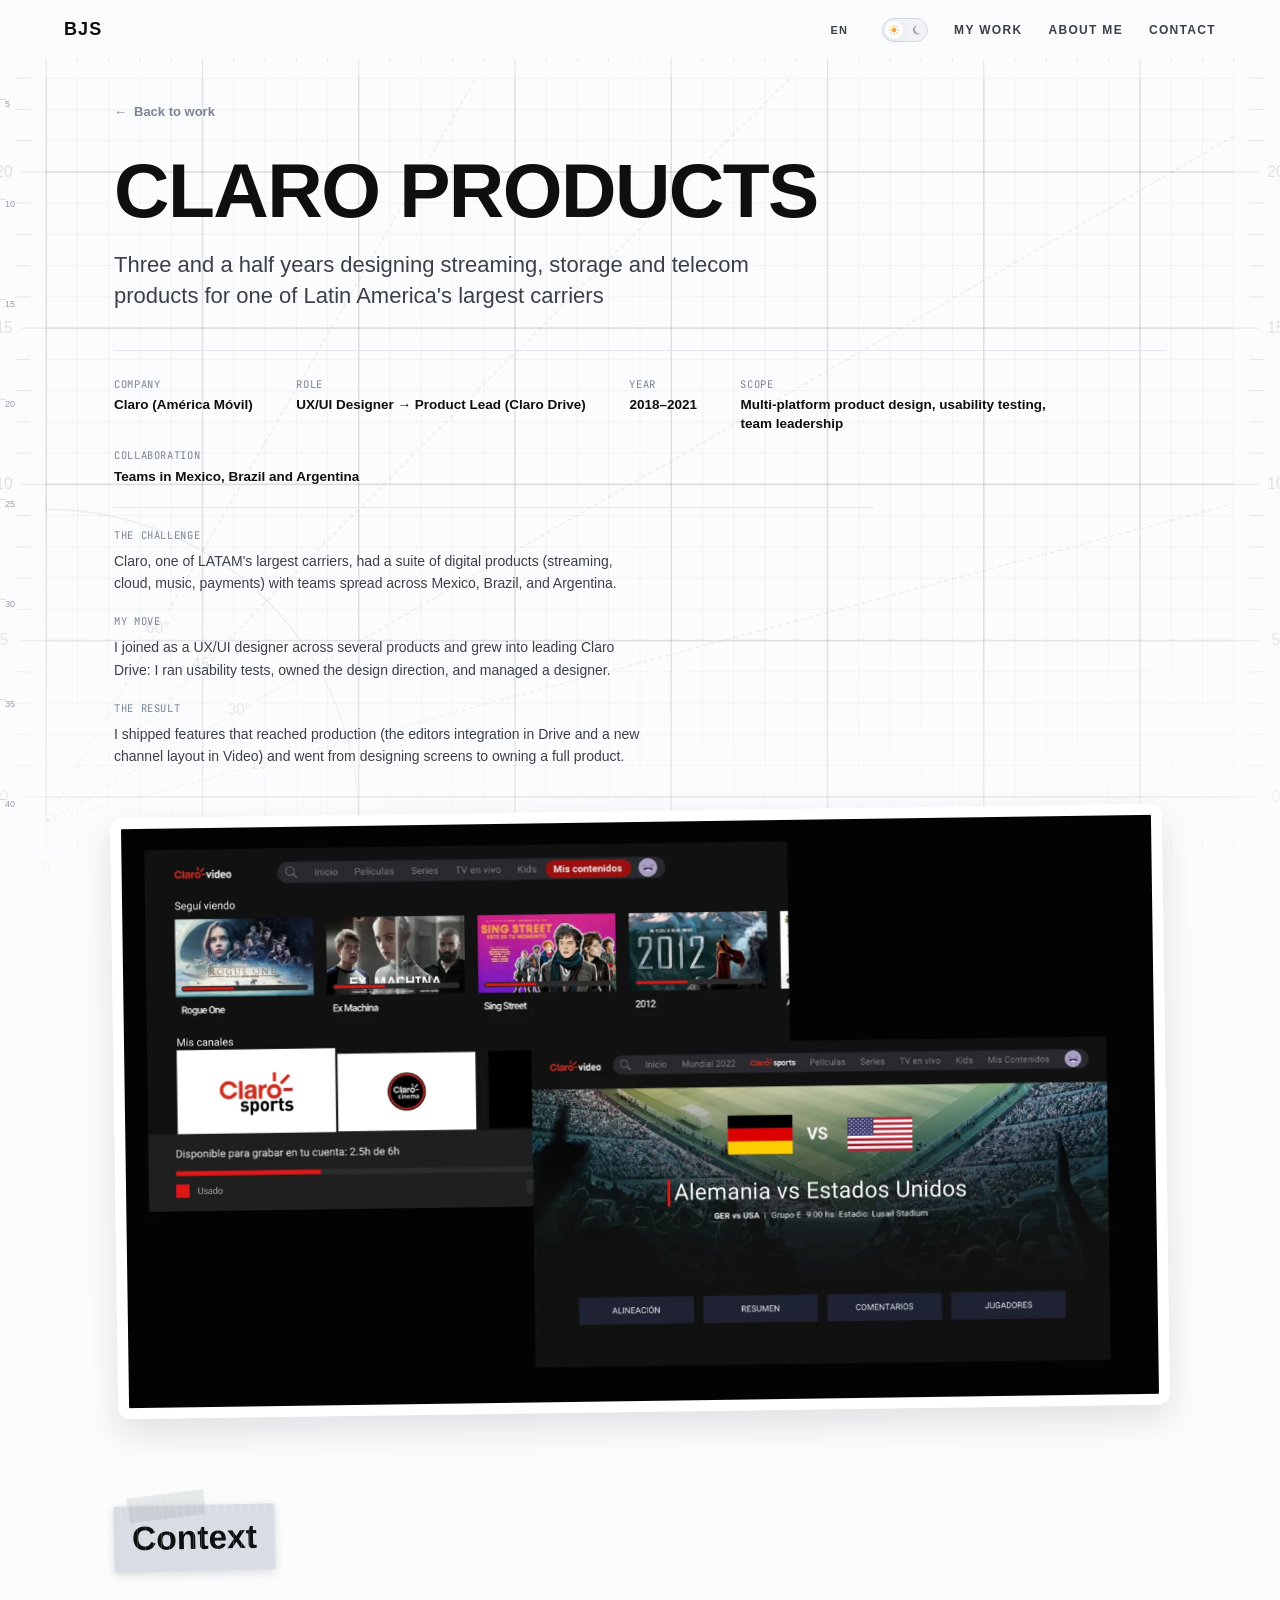
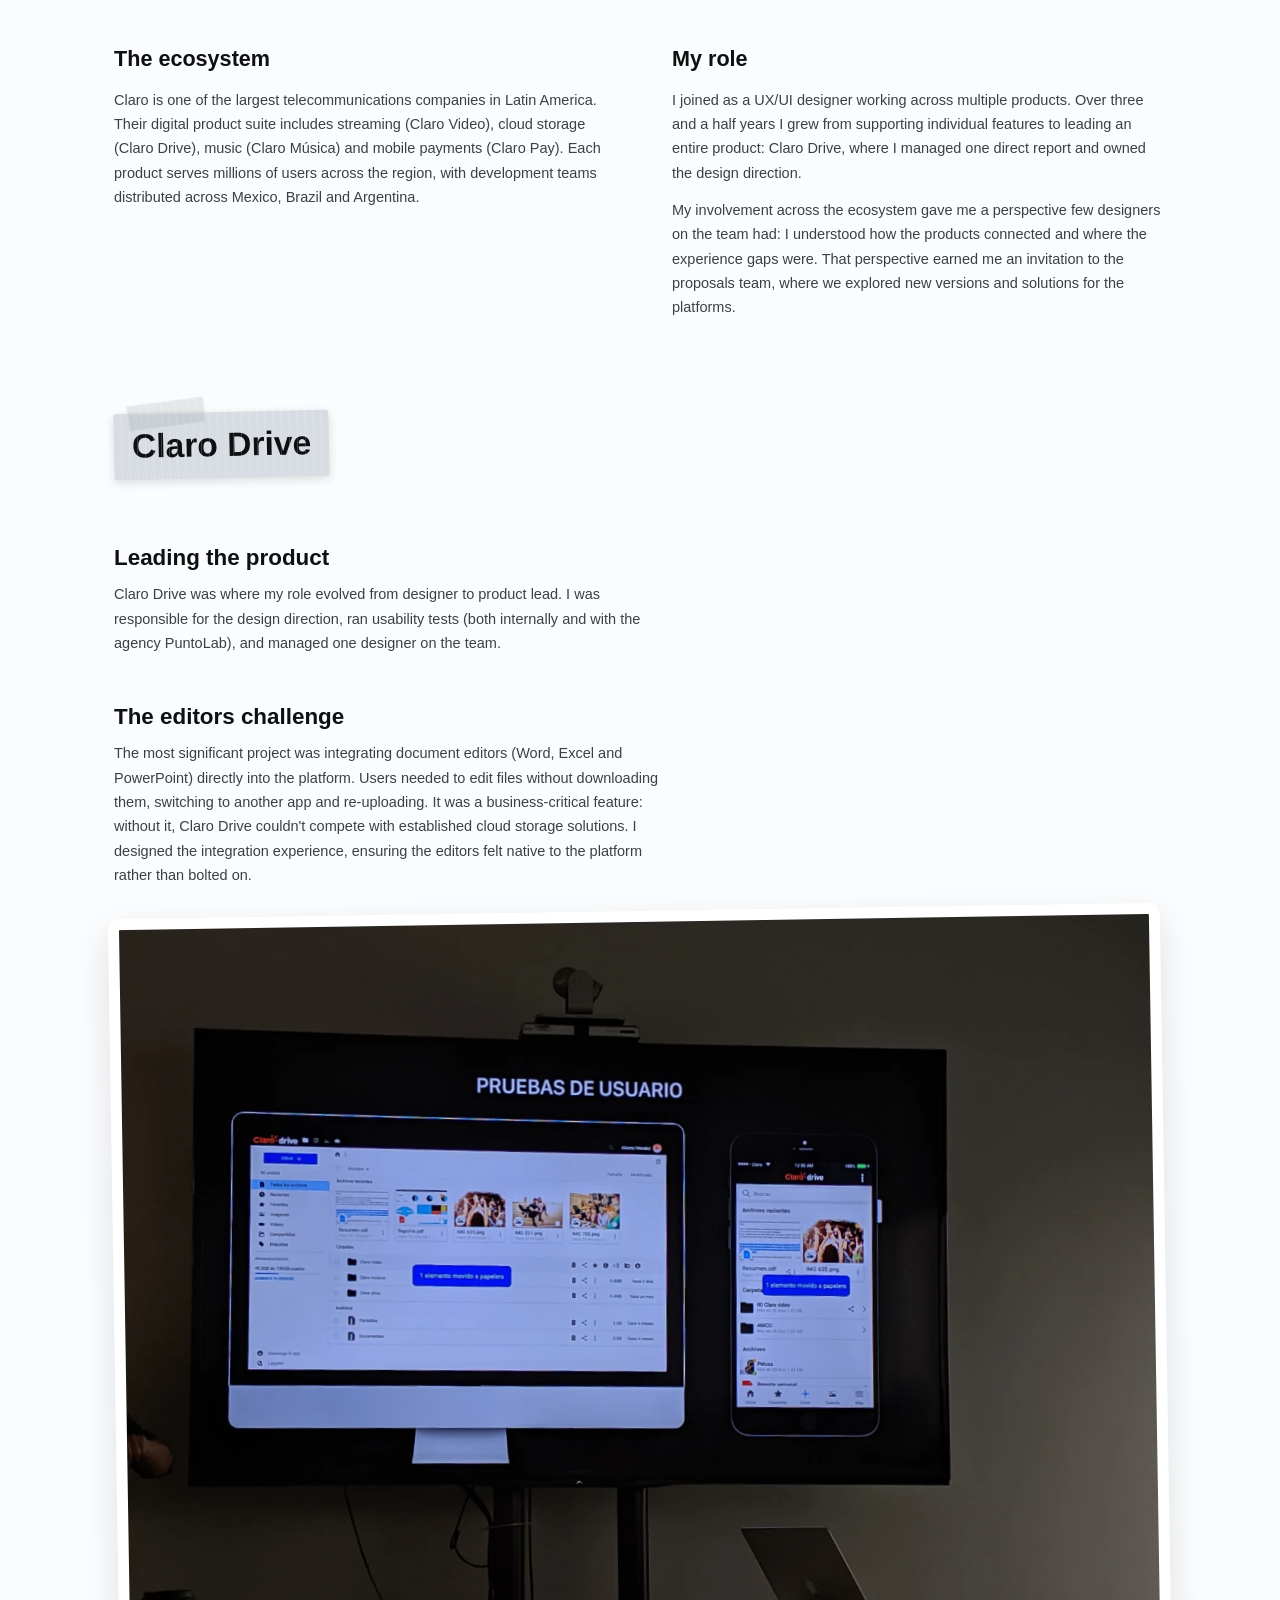
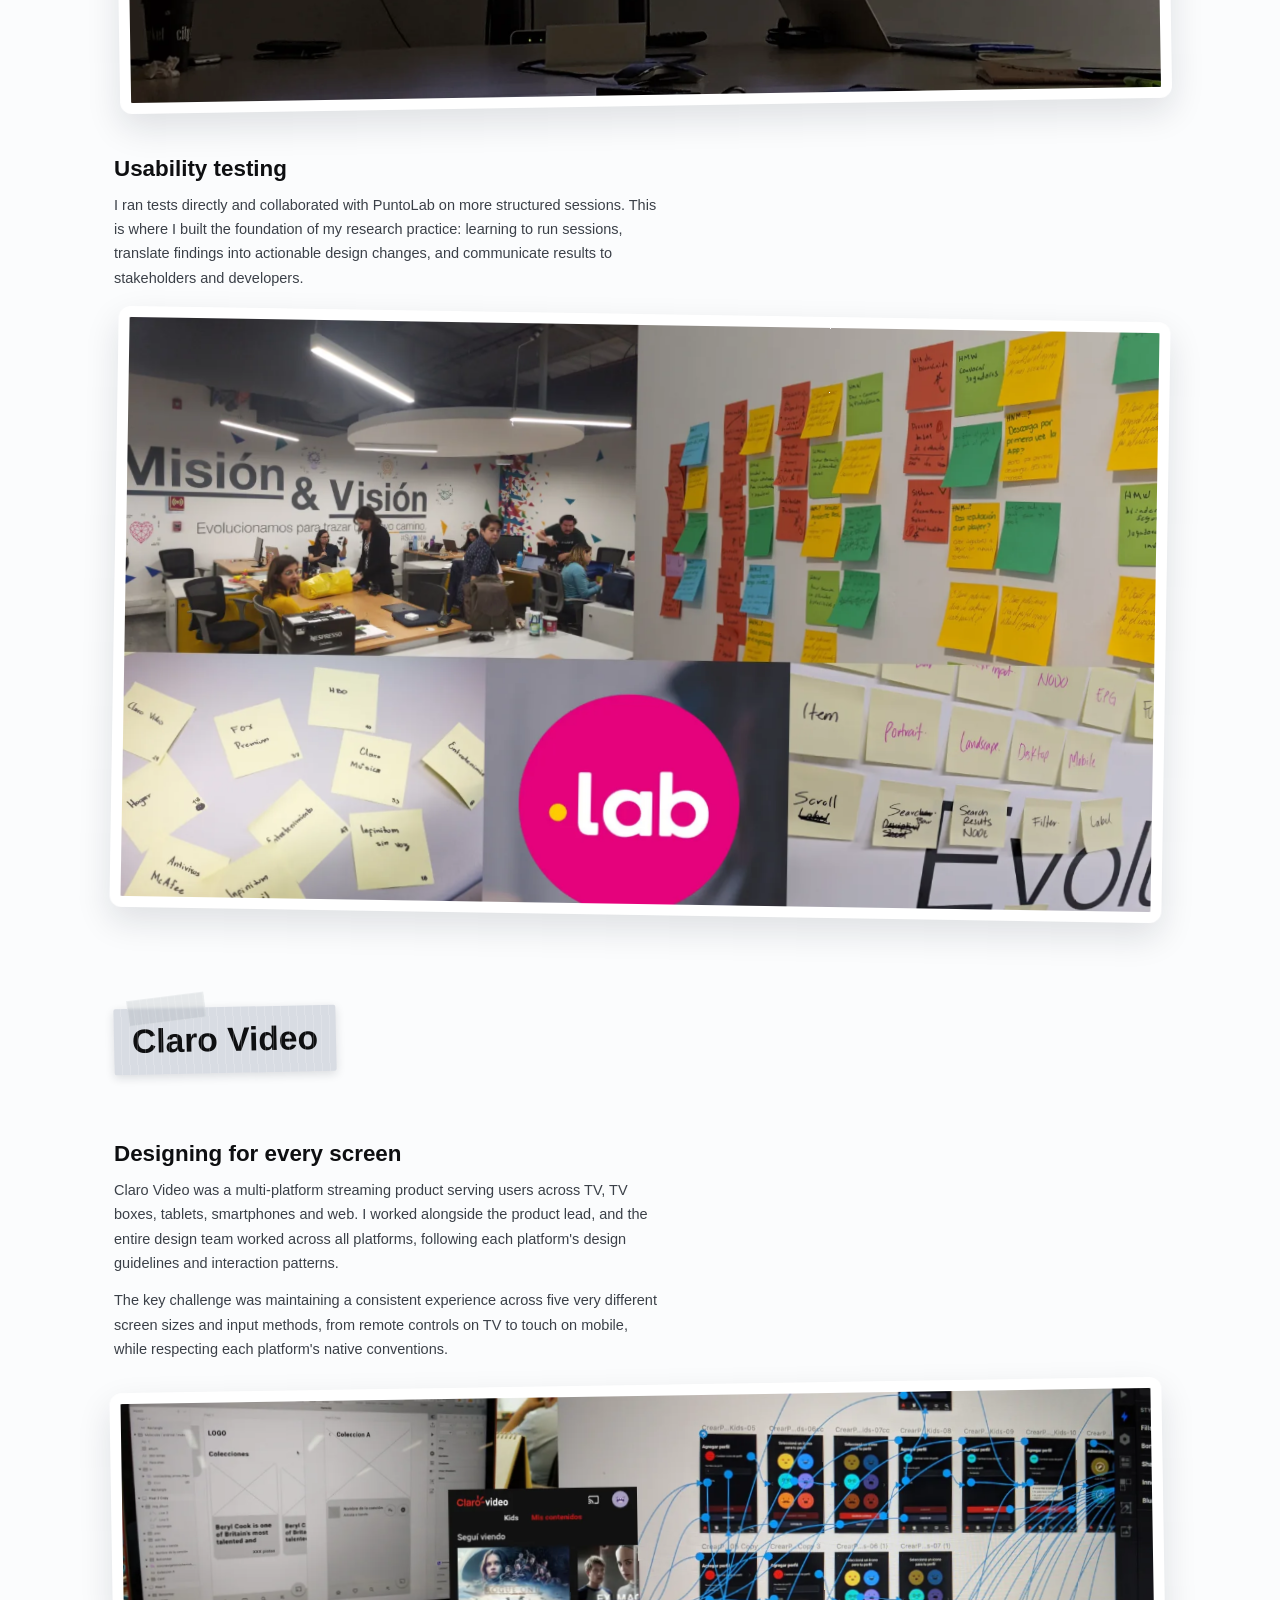
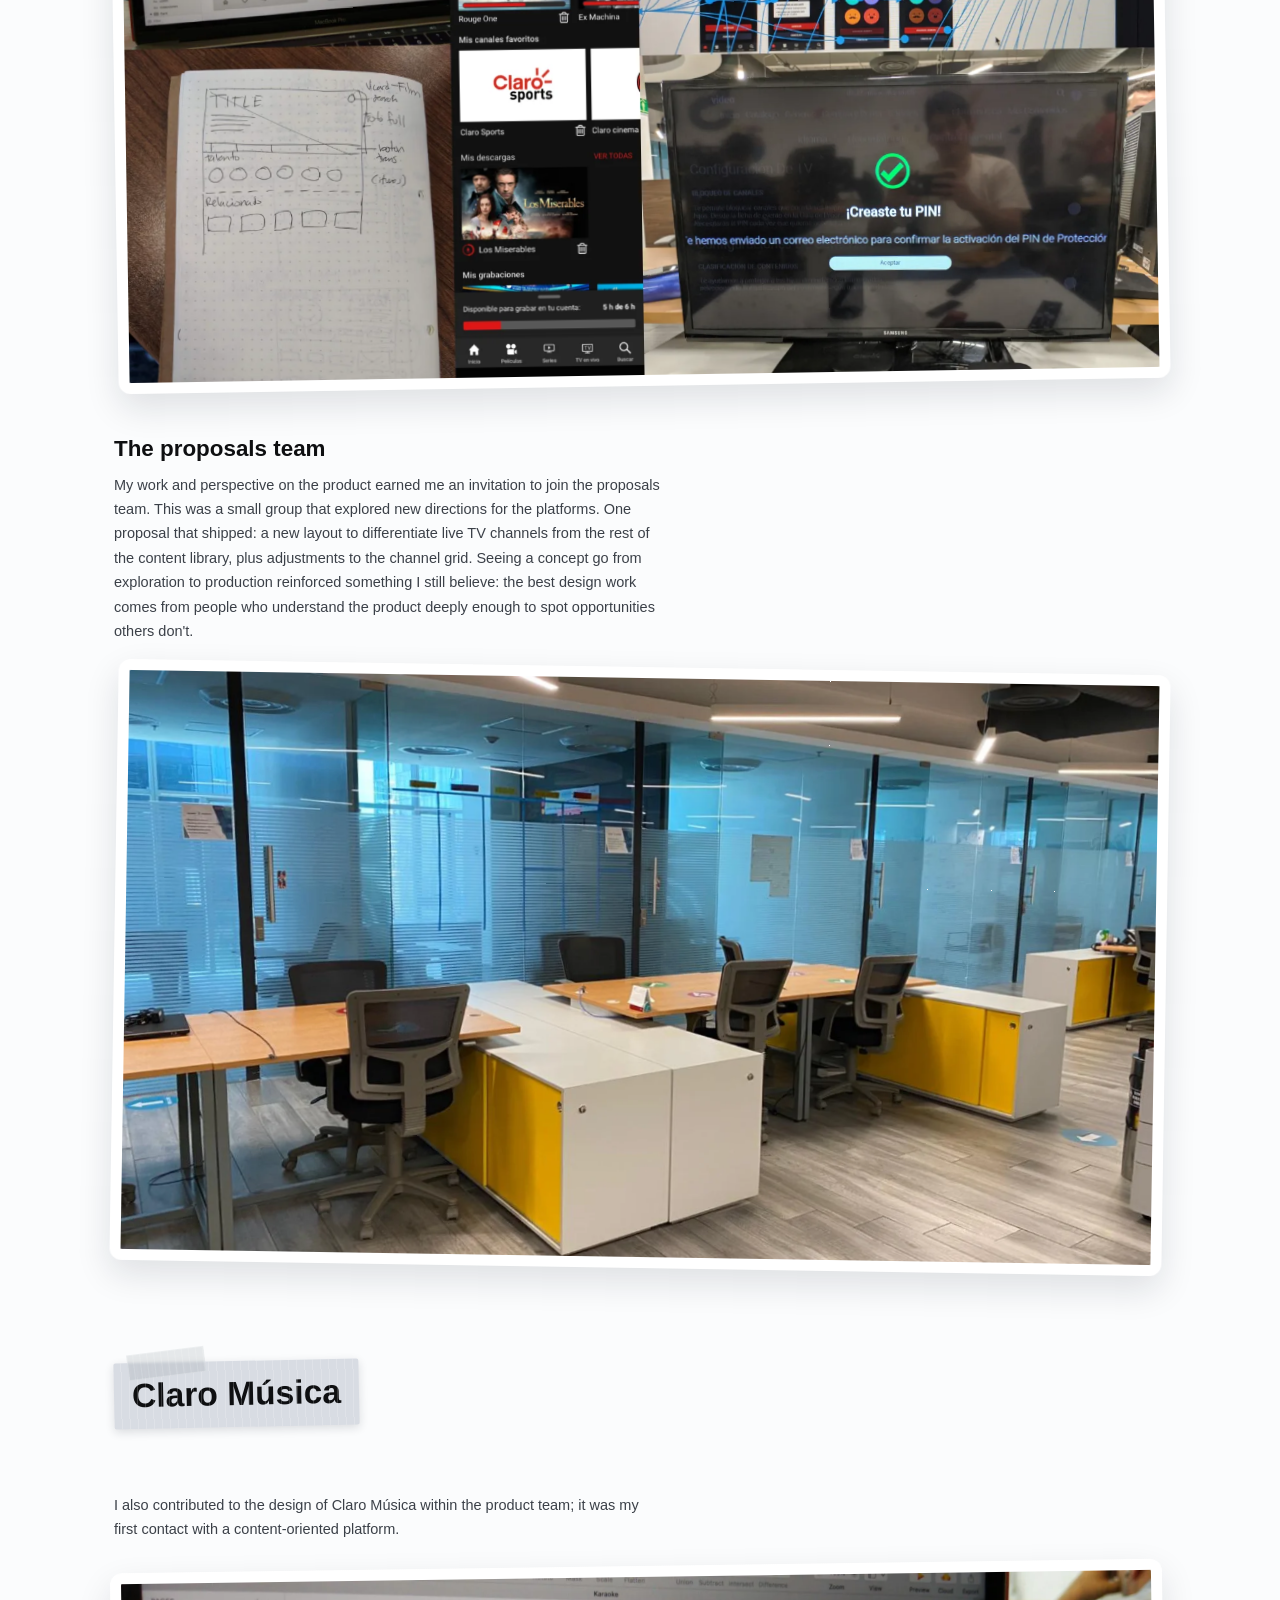
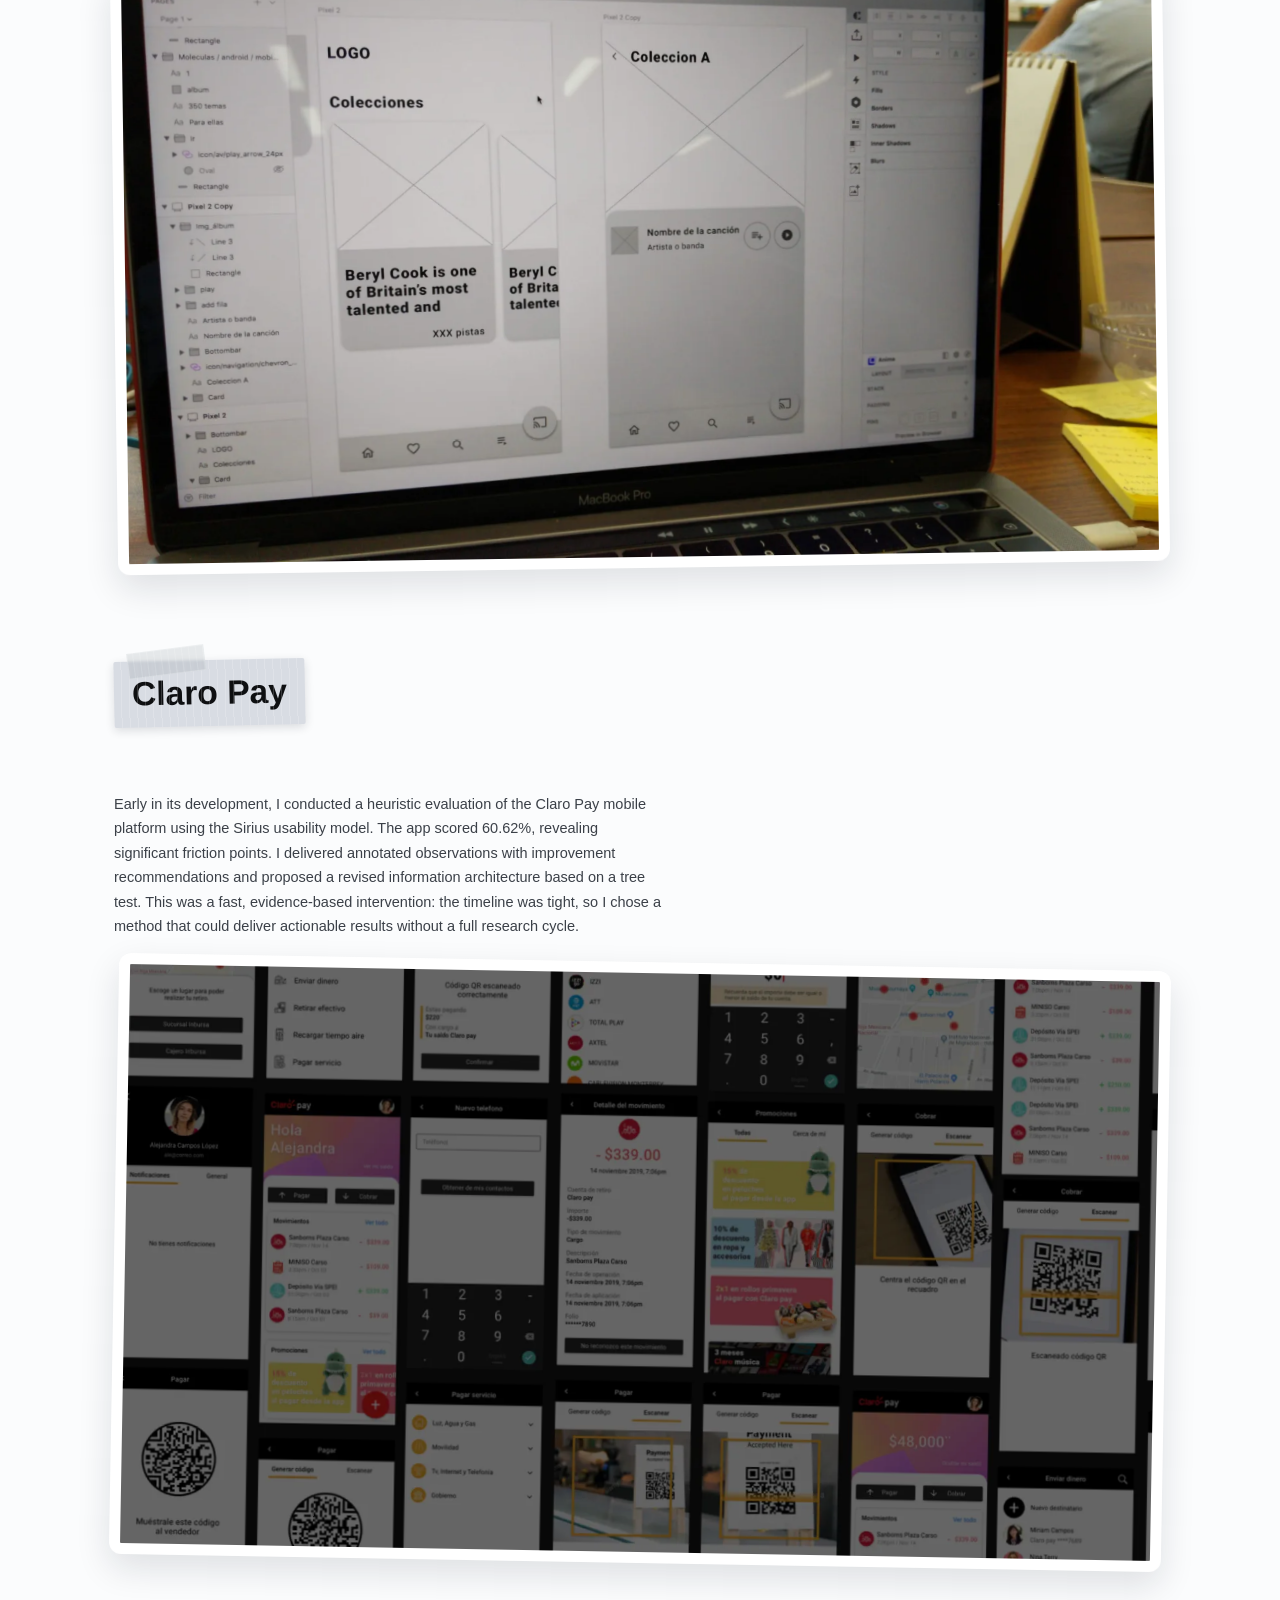
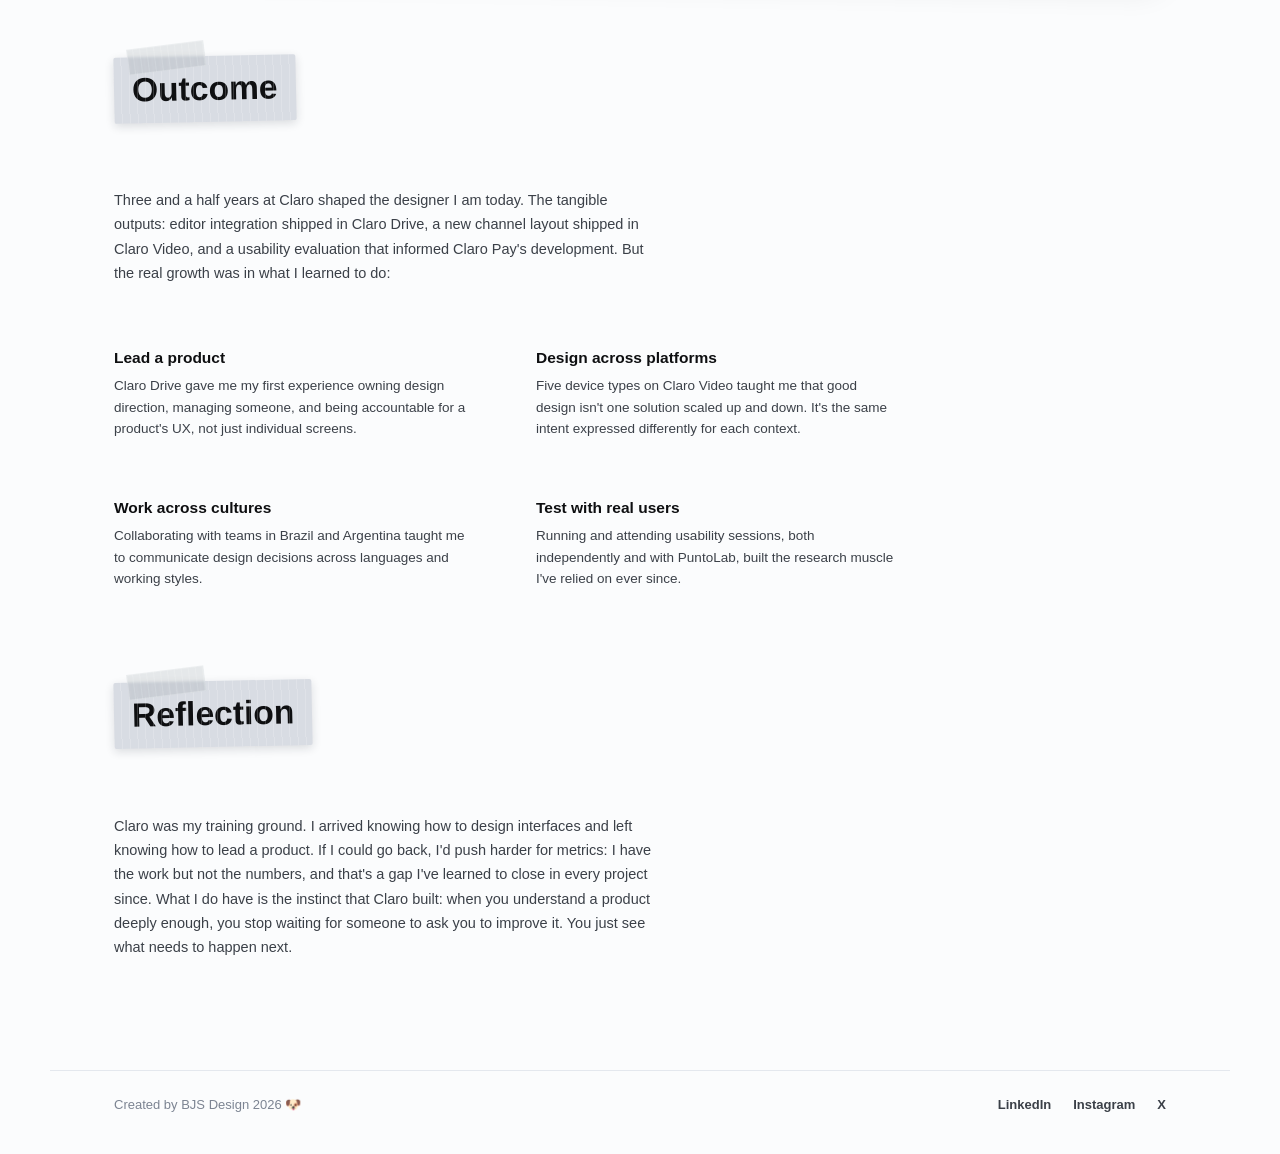
<file: work-claro.html>
<!DOCTYPE html>
<html lang="en">
<head>
  <meta charset="UTF-8" />
  <meta name="viewport" content="width=device-width, initial-scale=1.0" />
  <!-- Google Analytics (GA4) — deferred until first interaction / idle to keep it off the critical path -->
  <script>
    window.dataLayer = window.dataLayer || [];
    function gtag(){dataLayer.push(arguments);}
    gtag('js', new Date());
    gtag('config', 'G-72JWC0ZJKR');
    (function () {
      var loaded = false;
      function loadGA() {
        if (loaded) return; loaded = true;
        var s = document.createElement('script');
        s.async = true;
        s.src = 'https://www.googletagmanager.com/gtag/js?id=G-72JWC0ZJKR';
        document.head.appendChild(s);
      }
      ['scroll', 'mousemove', 'pointerdown', 'keydown', 'touchstart'].forEach(function (ev) {
        window.addEventListener(ev, loadGA, { once: true, passive: true });
      });
    })();
  </script>
  <title>Claro Products — Brayham Jaimes</title>
  <meta name="description" content="Case study: three and a half years designing streaming, storage and telecom products (Claro Video, Claro Drive, Claro Música, Claro Pay) for Claro, one of Latin America's largest carriers. Multi-platform product design and product leadership by Brayham Jaimes." />
  <!-- Open Graph / social preview -->
  <meta property="og:type" content="website" />
  <meta property="og:site_name" content="Brayham Jaimes" />
  <meta property="og:title" content="Claro Products — Brayham Jaimes" />
  <meta property="og:description" content="Case study: three and a half years designing streaming, storage and telecom products (Claro Video, Claro Drive, Claro Música, Claro Pay) for Claro, one of Latin America's largest carriers. Multi-platform product design and product leadership by Brayham Jaimes." />
  <meta property="og:url" content="https://brayhamjaimes.com/work-claro.html" />
  <meta property="og:image" content="https://brayhamjaimes.com/assets/og-preview.jpg" />
  <meta property="og:image:width" content="1200" />
  <meta property="og:image:height" content="630" />
  <meta property="og:image:alt" content="Brayham Jaimes — Building value through design" />
  <meta name="twitter:card" content="summary_large_image" />
  <meta name="twitter:title" content="Claro Products — Brayham Jaimes" />
  <meta name="twitter:description" content="Case study: three and a half years designing streaming, storage and telecom products (Claro Video, Claro Drive, Claro Música, Claro Pay) for Claro, one of Latin America's largest carriers. Multi-platform product design and product leadership by Brayham Jaimes." />
  <meta name="twitter:image" content="https://brayhamjaimes.com/assets/og-preview.jpg" />
  <link rel="icon" type="image/png" href="assets/favicon.png" />
  <link rel="apple-touch-icon" sizes="180x180" href="assets/apple-touch-icon.png" />
  <link rel="canonical" href="https://brayhamjaimes.com/work-claro.html" />
  <meta name="author" content="Brayham Jaimes" />
  <meta name="robots" content="index, follow, max-image-preview:large, max-snippet:-1" />
  <meta name="geo.region" content="MX-CMX" />
  <meta name="geo.placename" content="Mexico City" />
  <script type="application/ld+json">
  {
    "@context": "https://schema.org",
    "@graph": [
      {
        "@type": "CreativeWork",
        "@id": "https://brayhamjaimes.com/work-claro.html#case",
        "name": "Claro Products",
        "headline": "Claro Products — multi-platform product design and product leadership across streaming, storage and telecom",
        "description": "Case study: three and a half years designing streaming, storage and telecom products (Claro Video, Claro Drive, Claro Música, Claro Pay) for Claro, one of Latin America's largest carriers. Multi-platform product design and product leadership by Brayham Jaimes.",
        "url": "https://brayhamjaimes.com/work-claro.html",
        "image": "https://brayhamjaimes.com/assets/images/claro/hero.webp",
        "inLanguage": ["en", "es"],
        "dateCreated": "2021",
        "author": { "@id": "https://brayhamjaimes.com/#brayham" },
        "creator": { "@id": "https://brayhamjaimes.com/#brayham" },
        "isPartOf": { "@id": "https://brayhamjaimes.com/#website" },
        "about": ["Product Design", "Streaming", "Telecom", "Multi-platform design", "Usability testing"],
        "keywords": "streaming, telecom, multi-platform, usability testing, product leadership, Claro"
      },
      {
        "@type": "BreadcrumbList",
        "itemListElement": [
          { "@type": "ListItem", "position": 1, "name": "Home", "item": "https://brayhamjaimes.com/" },
          { "@type": "ListItem", "position": 2, "name": "Claro Products", "item": "https://brayhamjaimes.com/work-claro.html" }
        ]
      },
      {
        "@type": "Person",
        "@id": "https://brayhamjaimes.com/#brayham",
        "name": "Brayham Jaimes",
        "jobTitle": "Senior Product Designer",
        "url": "https://brayhamjaimes.com/",
        "image": "https://brayhamjaimes.com/assets/og-preview.jpg",
        "worksFor": { "@type": "Organization", "name": "EPAM Systems" },
        "address": { "@type": "PostalAddress", "addressLocality": "Mexico City", "addressCountry": "MX" },
        "sameAs": ["https://mx.linkedin.com/in/brayhamjaimes", "https://www.instagram.com/brayhamjaimes", "https://x.com/brayhamjaimes"]
      }
    ]
  }
  </script>
  <script>
    (function () {
      try {
        var t = localStorage.getItem('bjs-theme');
        if (!t) t = window.matchMedia('(prefers-color-scheme: dark)').matches ? 'dark' : 'light';
        document.documentElement.setAttribute('data-theme', t);
      } catch (e) { document.documentElement.setAttribute('data-theme', 'light'); }
    })();
  </script>
  <link rel="preconnect" href="https://fonts.googleapis.com" />
  <link rel="preconnect" href="https://fonts.gstatic.com" crossorigin />
  <link rel="stylesheet" href="https://fonts.googleapis.com/css2?family=Caveat:wght@500;600;700&family=JetBrains+Mono:wght@400;600&display=swap" media="print" onload="this.media='all'" />
  <noscript><link rel="stylesheet" href="https://fonts.googleapis.com/css2?family=Caveat:wght@500;600;700&family=JetBrains+Mono:wght@400;600&display=swap" /></noscript>
  <link rel="preconnect" href="https://api.fontshare.com" crossorigin />
  <link rel="stylesheet" href="https://api.fontshare.com/v2/css?f[]=satoshi@400,500,600,700,800,900&display=swap" media="print" onload="this.media='all'" />
  <noscript><link rel="stylesheet" href="https://api.fontshare.com/v2/css?f[]=satoshi@400,500,600,700,800,900&display=swap" /></noscript>
  <link rel="stylesheet" href="css/styles.css?v=56" />
</head>
<body>
  <div class="grid-bg" aria-hidden="true" style="display:none"></div>
  <svg class="blueprint" viewBox="0 0 860 576" preserveAspectRatio="xMidYMid slice" aria-hidden="true"><style>.er{fill:var(--paper);stroke:none}</style><defs><clipPath id="gridClip"><rect x="50" y="50" width="760" height="476"/></clipPath></defs><path d="M 50 326 A 200 200 0 0 1 250 526" fill="none" stroke="currentColor" stroke-opacity="0.45" stroke-width="1"/><line x1="246" y1="526" x2="254" y2="526" stroke="currentColor" stroke-opacity="0.45" stroke-width="0.5"/><line x1="245.25" y1="508.92" x2="253.22" y2="508.22" stroke="currentColor" stroke-opacity="0.45" stroke-width="0.5"/><line x1="243.02" y1="491.96" x2="250.9" y2="490.58" stroke="currentColor" stroke-opacity="0.45" stroke-width="0.5"/><line x1="239.32" y1="475.27" x2="247.05" y2="473.2" stroke="currentColor" stroke-opacity="0.45" stroke-width="0.5"/><line x1="234.18" y1="458.96" x2="241.7" y2="456.23" stroke="currentColor" stroke-opacity="0.45" stroke-width="0.5"/><line x1="227.64" y1="443.17" x2="234.89" y2="439.79" stroke="currentColor" stroke-opacity="0.45" stroke-width="0.5"/><line x1="219.74" y1="428" x2="226.67" y2="424" stroke="currentColor" stroke-opacity="0.45" stroke-width="0.5"/><line x1="210.55" y1="413.58" x2="217.11" y2="408.99" stroke="currentColor" stroke-opacity="0.45" stroke-width="0.5"/><line x1="200.14" y1="400.01" x2="206.27" y2="394.87" stroke="currentColor" stroke-opacity="0.45" stroke-width="0.5"/><line x1="188.59" y1="387.41" x2="194.25" y2="381.75" stroke="currentColor" stroke-opacity="0.45" stroke-width="0.5"/><line x1="175.99" y1="375.86" x2="181.13" y2="369.73" stroke="currentColor" stroke-opacity="0.45" stroke-width="0.5"/><line x1="162.42" y1="365.45" x2="167.01" y2="358.89" stroke="currentColor" stroke-opacity="0.45" stroke-width="0.5"/><line x1="148" y1="356.26" x2="152" y2="349.33" stroke="currentColor" stroke-opacity="0.45" stroke-width="0.5"/><line x1="132.83" y1="348.36" x2="136.21" y2="341.11" stroke="currentColor" stroke-opacity="0.45" stroke-width="0.5"/><line x1="117.04" y1="341.82" x2="119.77" y2="334.3" stroke="currentColor" stroke-opacity="0.45" stroke-width="0.5"/><line x1="100.73" y1="336.68" x2="102.8" y2="328.95" stroke="currentColor" stroke-opacity="0.45" stroke-width="0.5"/><line x1="84.04" y1="332.98" x2="85.42" y2="325.1" stroke="currentColor" stroke-opacity="0.45" stroke-width="0.5"/><line x1="67.08" y1="330.75" x2="67.78" y2="322.78" stroke="currentColor" stroke-opacity="0.45" stroke-width="0.5"/><line x1="50" y1="330" x2="50" y2="322" stroke="currentColor" stroke-opacity="0.45" stroke-width="0.5"/><rect x="140.99" y="421.01" width="16" height="12" class="er" stroke="none"/><line x1="50" y1="50" x2="50" y2="526" stroke="currentColor" stroke-width="1"/><line x1="70" y1="50" x2="70" y2="526" stroke="currentColor" stroke-opacity="0.45" stroke-width="0.5"/><line x1="90" y1="50" x2="90" y2="526" stroke="currentColor" stroke-opacity="0.45" stroke-width="0.5"/><line x1="110" y1="50" x2="110" y2="526" stroke="currentColor" stroke-opacity="0.45" stroke-width="0.5"/><line x1="130" y1="50" x2="130" y2="526" stroke="currentColor" stroke-opacity="0.45" stroke-width="0.5"/><line x1="150" y1="50" x2="150" y2="526" stroke="currentColor" stroke-width="1"/><line x1="170" y1="50" x2="170" y2="526" stroke="currentColor" stroke-opacity="0.45" stroke-width="0.5"/><line x1="190" y1="50" x2="190" y2="526" stroke="currentColor" stroke-opacity="0.45" stroke-width="0.5"/><line x1="210" y1="50" x2="210" y2="526" stroke="currentColor" stroke-opacity="0.45" stroke-width="0.5"/><line x1="230" y1="50" x2="230" y2="526" stroke="currentColor" stroke-opacity="0.45" stroke-width="0.5"/><line x1="250" y1="50" x2="250" y2="526" stroke="currentColor" stroke-width="1"/><line x1="270" y1="50" x2="270" y2="526" stroke="currentColor" stroke-opacity="0.45" stroke-width="0.5"/><line x1="290" y1="50" x2="290" y2="526" stroke="currentColor" stroke-opacity="0.45" stroke-width="0.5"/><line x1="310" y1="50" x2="310" y2="526" stroke="currentColor" stroke-opacity="0.45" stroke-width="0.5"/><line x1="330" y1="50" x2="330" y2="526" stroke="currentColor" stroke-opacity="0.45" stroke-width="0.5"/><line x1="350" y1="50" x2="350" y2="526" stroke="currentColor" stroke-width="1"/><line x1="370" y1="50" x2="370" y2="526" stroke="currentColor" stroke-opacity="0.45" stroke-width="0.5"/><line x1="390" y1="50" x2="390" y2="526" stroke="currentColor" stroke-opacity="0.45" stroke-width="0.5"/><line x1="410" y1="50" x2="410" y2="526" stroke="currentColor" stroke-opacity="0.45" stroke-width="0.5"/><line x1="430" y1="50" x2="430" y2="526" stroke="currentColor" stroke-opacity="0.45" stroke-width="0.5"/><line x1="450" y1="50" x2="450" y2="526" stroke="currentColor" stroke-width="1"/><line x1="470" y1="50" x2="470" y2="526" stroke="currentColor" stroke-opacity="0.45" stroke-width="0.5"/><line x1="490" y1="50" x2="490" y2="526" stroke="currentColor" stroke-opacity="0.45" stroke-width="0.5"/><line x1="510" y1="50" x2="510" y2="526" stroke="currentColor" stroke-opacity="0.45" stroke-width="0.5"/><line x1="530" y1="50" x2="530" y2="526" stroke="currentColor" stroke-opacity="0.45" stroke-width="0.5"/><line x1="550" y1="50" x2="550" y2="526" stroke="currentColor" stroke-width="1"/><line x1="570" y1="50" x2="570" y2="526" stroke="currentColor" stroke-opacity="0.45" stroke-width="0.5"/><line x1="590" y1="50" x2="590" y2="526" stroke="currentColor" stroke-opacity="0.45" stroke-width="0.5"/><line x1="610" y1="50" x2="610" y2="526" stroke="currentColor" stroke-opacity="0.45" stroke-width="0.5"/><line x1="630" y1="50" x2="630" y2="526" stroke="currentColor" stroke-opacity="0.45" stroke-width="0.5"/><line x1="650" y1="50" x2="650" y2="526" stroke="currentColor" stroke-width="1"/><line x1="670" y1="50" x2="670" y2="526" stroke="currentColor" stroke-opacity="0.45" stroke-width="0.5"/><line x1="690" y1="50" x2="690" y2="526" stroke="currentColor" stroke-opacity="0.45" stroke-width="0.5"/><line x1="710" y1="50" x2="710" y2="526" stroke="currentColor" stroke-opacity="0.45" stroke-width="0.5"/><line x1="730" y1="50" x2="730" y2="526" stroke="currentColor" stroke-opacity="0.45" stroke-width="0.5"/><line x1="750" y1="50" x2="750" y2="526" stroke="currentColor" stroke-width="1"/><line x1="770" y1="50" x2="770" y2="526" stroke="currentColor" stroke-opacity="0.45" stroke-width="0.5"/><line x1="790" y1="50" x2="790" y2="526" stroke="currentColor" stroke-opacity="0.45" stroke-width="0.5"/><line x1="810" y1="50" x2="810" y2="526" stroke="currentColor" stroke-opacity="0.45" stroke-width="0.5"/><line x1="50" y1="50" x2="810" y2="50" stroke="currentColor" stroke-opacity="0.45" stroke-width="0.5"/><line x1="50" y1="70" x2="810" y2="70" stroke="currentColor" stroke-opacity="0.45" stroke-width="0.5"/><line x1="50" y1="90" x2="810" y2="90" stroke="currentColor" stroke-opacity="0.45" stroke-width="0.5"/><line x1="50" y1="110" x2="810" y2="110" stroke="currentColor" stroke-width="1"/><line x1="50" y1="130" x2="810" y2="130" stroke="currentColor" stroke-opacity="0.45" stroke-width="0.5"/><line x1="50" y1="150" x2="810" y2="150" stroke="currentColor" stroke-opacity="0.45" stroke-width="0.5"/><line x1="50" y1="170" x2="810" y2="170" stroke="currentColor" stroke-opacity="0.45" stroke-width="0.5"/><line x1="50" y1="190" x2="810" y2="190" stroke="currentColor" stroke-opacity="0.45" stroke-width="0.5"/><line x1="50" y1="210" x2="810" y2="210" stroke="currentColor" stroke-width="1"/><line x1="50" y1="230" x2="810" y2="230" stroke="currentColor" stroke-opacity="0.45" stroke-width="0.5"/><line x1="50" y1="250" x2="810" y2="250" stroke="currentColor" stroke-opacity="0.45" stroke-width="0.5"/><line x1="50" y1="270" x2="810" y2="270" stroke="currentColor" stroke-opacity="0.45" stroke-width="0.5"/><line x1="50" y1="290" x2="810" y2="290" stroke="currentColor" stroke-opacity="0.45" stroke-width="0.5"/><line x1="50" y1="310" x2="810" y2="310" stroke="currentColor" stroke-width="1"/><line x1="50" y1="330" x2="810" y2="330" stroke="currentColor" stroke-opacity="0.45" stroke-width="0.5"/><line x1="50" y1="350" x2="810" y2="350" stroke="currentColor" stroke-opacity="0.45" stroke-width="0.5"/><line x1="50" y1="370" x2="810" y2="370" stroke="currentColor" stroke-opacity="0.45" stroke-width="0.5"/><line x1="50" y1="390" x2="810" y2="390" stroke="currentColor" stroke-opacity="0.45" stroke-width="0.5"/><line x1="50" y1="410" x2="810" y2="410" stroke="currentColor" stroke-width="1"/><line x1="50" y1="430" x2="810" y2="430" stroke="currentColor" stroke-opacity="0.45" stroke-width="0.5"/><line x1="50" y1="450" x2="810" y2="450" stroke="currentColor" stroke-opacity="0.45" stroke-width="0.5"/><line x1="50" y1="470" x2="810" y2="470" stroke="currentColor" stroke-opacity="0.45" stroke-width="0.5"/><line x1="50" y1="490" x2="810" y2="490" stroke="currentColor" stroke-opacity="0.45" stroke-width="0.5"/><line x1="50" y1="510" x2="810" y2="510" stroke="currentColor" stroke-width="1"/><line x1="50" y1="30" x2="50" y2="50" stroke="currentColor" stroke-width="0.5"/><line x1="70" y1="30" x2="70" y2="40" stroke="currentColor" stroke-width="0.5"/><line x1="90" y1="30" x2="90" y2="40" stroke="currentColor" stroke-width="0.5"/><line x1="110" y1="30" x2="110" y2="40" stroke="currentColor" stroke-width="0.5"/><line x1="130" y1="30" x2="130" y2="40" stroke="currentColor" stroke-width="0.5"/><line x1="150" y1="30" x2="150" y2="50" stroke="currentColor" stroke-width="0.5"/><line x1="170" y1="30" x2="170" y2="40" stroke="currentColor" stroke-width="0.5"/><line x1="190" y1="30" x2="190" y2="40" stroke="currentColor" stroke-width="0.5"/><line x1="210" y1="30" x2="210" y2="40" stroke="currentColor" stroke-width="0.5"/><line x1="230" y1="30" x2="230" y2="40" stroke="currentColor" stroke-width="0.5"/><line x1="250" y1="30" x2="250" y2="50" stroke="currentColor" stroke-width="0.5"/><line x1="270" y1="30" x2="270" y2="40" stroke="currentColor" stroke-width="0.5"/><line x1="290" y1="30" x2="290" y2="40" stroke="currentColor" stroke-width="0.5"/><line x1="310" y1="30" x2="310" y2="40" stroke="currentColor" stroke-width="0.5"/><line x1="330" y1="30" x2="330" y2="40" stroke="currentColor" stroke-width="0.5"/><line x1="350" y1="30" x2="350" y2="50" stroke="currentColor" stroke-width="0.5"/><line x1="370" y1="30" x2="370" y2="40" stroke="currentColor" stroke-width="0.5"/><line x1="390" y1="30" x2="390" y2="40" stroke="currentColor" stroke-width="0.5"/><line x1="410" y1="30" x2="410" y2="40" stroke="currentColor" stroke-width="0.5"/><line x1="430" y1="30" x2="430" y2="40" stroke="currentColor" stroke-width="0.5"/><line x1="450" y1="30" x2="450" y2="50" stroke="currentColor" stroke-width="0.5"/><line x1="470" y1="30" x2="470" y2="40" stroke="currentColor" stroke-width="0.5"/><line x1="490" y1="30" x2="490" y2="40" stroke="currentColor" stroke-width="0.5"/><line x1="510" y1="30" x2="510" y2="40" stroke="currentColor" stroke-width="0.5"/><line x1="530" y1="30" x2="530" y2="40" stroke="currentColor" stroke-width="0.5"/><line x1="550" y1="30" x2="550" y2="50" stroke="currentColor" stroke-width="0.5"/><line x1="570" y1="30" x2="570" y2="40" stroke="currentColor" stroke-width="0.5"/><line x1="590" y1="30" x2="590" y2="40" stroke="currentColor" stroke-width="0.5"/><line x1="610" y1="30" x2="610" y2="40" stroke="currentColor" stroke-width="0.5"/><line x1="630" y1="30" x2="630" y2="40" stroke="currentColor" stroke-width="0.5"/><line x1="650" y1="30" x2="650" y2="50" stroke="currentColor" stroke-width="0.5"/><line x1="670" y1="30" x2="670" y2="40" stroke="currentColor" stroke-width="0.5"/><line x1="690" y1="30" x2="690" y2="40" stroke="currentColor" stroke-width="0.5"/><line x1="710" y1="30" x2="710" y2="40" stroke="currentColor" stroke-width="0.5"/><line x1="730" y1="30" x2="730" y2="40" stroke="currentColor" stroke-width="0.5"/><line x1="750" y1="30" x2="750" y2="50" stroke="currentColor" stroke-width="0.5"/><line x1="770" y1="30" x2="770" y2="40" stroke="currentColor" stroke-width="0.5"/><line x1="790" y1="30" x2="790" y2="40" stroke="currentColor" stroke-width="0.5"/><line x1="810" y1="30" x2="810" y2="40" stroke="currentColor" stroke-width="0.5"/><line x1="30" y1="50" x2="40" y2="50" stroke="currentColor" stroke-width="0.5"/><line x1="30" y1="70" x2="40" y2="70" stroke="currentColor" stroke-width="0.5"/><line x1="30" y1="90" x2="40" y2="90" stroke="currentColor" stroke-width="0.5"/><line x1="30" y1="110" x2="50" y2="110" stroke="currentColor" stroke-width="0.5"/><line x1="30" y1="130" x2="40" y2="130" stroke="currentColor" stroke-width="0.5"/><line x1="30" y1="150" x2="40" y2="150" stroke="currentColor" stroke-width="0.5"/><line x1="30" y1="170" x2="40" y2="170" stroke="currentColor" stroke-width="0.5"/><line x1="30" y1="190" x2="40" y2="190" stroke="currentColor" stroke-width="0.5"/><line x1="30" y1="210" x2="50" y2="210" stroke="currentColor" stroke-width="0.5"/><line x1="30" y1="230" x2="40" y2="230" stroke="currentColor" stroke-width="0.5"/><line x1="30" y1="250" x2="40" y2="250" stroke="currentColor" stroke-width="0.5"/><line x1="30" y1="270" x2="40" y2="270" stroke="currentColor" stroke-width="0.5"/><line x1="30" y1="290" x2="40" y2="290" stroke="currentColor" stroke-width="0.5"/><line x1="30" y1="310" x2="50" y2="310" stroke="currentColor" stroke-width="0.5"/><line x1="30" y1="330" x2="40" y2="330" stroke="currentColor" stroke-width="0.5"/><line x1="30" y1="350" x2="40" y2="350" stroke="currentColor" stroke-width="0.5"/><line x1="30" y1="370" x2="40" y2="370" stroke="currentColor" stroke-width="0.5"/><line x1="30" y1="390" x2="40" y2="390" stroke="currentColor" stroke-width="0.5"/><line x1="30" y1="410" x2="50" y2="410" stroke="currentColor" stroke-width="0.5"/><line x1="30" y1="430" x2="40" y2="430" stroke="currentColor" stroke-width="0.5"/><line x1="30" y1="450" x2="40" y2="450" stroke="currentColor" stroke-width="0.5"/><line x1="30" y1="470" x2="40" y2="470" stroke="currentColor" stroke-width="0.5"/><line x1="30" y1="490" x2="40" y2="490" stroke="currentColor" stroke-width="0.5"/><line x1="30" y1="510" x2="50" y2="510" stroke="currentColor" stroke-width="0.5"/><line x1="820" y1="50" x2="830" y2="50" stroke="currentColor" stroke-width="0.5"/><line x1="820" y1="70" x2="830" y2="70" stroke="currentColor" stroke-width="0.5"/><line x1="820" y1="90" x2="830" y2="90" stroke="currentColor" stroke-width="0.5"/><line x1="810" y1="110" x2="830" y2="110" stroke="currentColor" stroke-width="0.5"/><line x1="820" y1="130" x2="830" y2="130" stroke="currentColor" stroke-width="0.5"/><line x1="820" y1="150" x2="830" y2="150" stroke="currentColor" stroke-width="0.5"/><line x1="820" y1="170" x2="830" y2="170" stroke="currentColor" stroke-width="0.5"/><line x1="820" y1="190" x2="830" y2="190" stroke="currentColor" stroke-width="0.5"/><line x1="810" y1="210" x2="830" y2="210" stroke="currentColor" stroke-width="0.5"/><line x1="820" y1="230" x2="830" y2="230" stroke="currentColor" stroke-width="0.5"/><line x1="820" y1="250" x2="830" y2="250" stroke="currentColor" stroke-width="0.5"/><line x1="820" y1="270" x2="830" y2="270" stroke="currentColor" stroke-width="0.5"/><line x1="820" y1="290" x2="830" y2="290" stroke="currentColor" stroke-width="0.5"/><line x1="810" y1="310" x2="830" y2="310" stroke="currentColor" stroke-width="0.5"/><line x1="820" y1="330" x2="830" y2="330" stroke="currentColor" stroke-width="0.5"/><line x1="820" y1="350" x2="830" y2="350" stroke="currentColor" stroke-width="0.5"/><line x1="820" y1="370" x2="830" y2="370" stroke="currentColor" stroke-width="0.5"/><line x1="820" y1="390" x2="830" y2="390" stroke="currentColor" stroke-width="0.5"/><line x1="810" y1="410" x2="830" y2="410" stroke="currentColor" stroke-width="0.5"/><line x1="820" y1="430" x2="830" y2="430" stroke="currentColor" stroke-width="0.5"/><line x1="820" y1="450" x2="830" y2="450" stroke="currentColor" stroke-width="0.5"/><line x1="820" y1="470" x2="830" y2="470" stroke="currentColor" stroke-width="0.5"/><line x1="820" y1="490" x2="830" y2="490" stroke="currentColor" stroke-width="0.5"/><line x1="810" y1="510" x2="830" y2="510" stroke="currentColor" stroke-width="0.5"/><line x1="50" y1="526" x2="50" y2="546" stroke="currentColor" stroke-width="0.5"/><line x1="70" y1="536" x2="70" y2="546" stroke="currentColor" stroke-width="0.5"/><line x1="90" y1="536" x2="90" y2="546" stroke="currentColor" stroke-width="0.5"/><line x1="110" y1="536" x2="110" y2="546" stroke="currentColor" stroke-width="0.5"/><line x1="130" y1="536" x2="130" y2="546" stroke="currentColor" stroke-width="0.5"/><line x1="150" y1="526" x2="150" y2="546" stroke="currentColor" stroke-width="0.5"/><line x1="170" y1="536" x2="170" y2="546" stroke="currentColor" stroke-width="0.5"/><line x1="190" y1="536" x2="190" y2="546" stroke="currentColor" stroke-width="0.5"/><line x1="210" y1="536" x2="210" y2="546" stroke="currentColor" stroke-width="0.5"/><line x1="230" y1="536" x2="230" y2="546" stroke="currentColor" stroke-width="0.5"/><line x1="250" y1="526" x2="250" y2="546" stroke="currentColor" stroke-width="0.5"/><line x1="270" y1="536" x2="270" y2="546" stroke="currentColor" stroke-width="0.5"/><line x1="290" y1="536" x2="290" y2="546" stroke="currentColor" stroke-width="0.5"/><line x1="310" y1="536" x2="310" y2="546" stroke="currentColor" stroke-width="0.5"/><line x1="330" y1="536" x2="330" y2="546" stroke="currentColor" stroke-width="0.5"/><line x1="350" y1="526" x2="350" y2="546" stroke="currentColor" stroke-width="0.5"/><line x1="370" y1="536" x2="370" y2="546" stroke="currentColor" stroke-width="0.5"/><line x1="390" y1="536" x2="390" y2="546" stroke="currentColor" stroke-width="0.5"/><line x1="410" y1="536" x2="410" y2="546" stroke="currentColor" stroke-width="0.5"/><line x1="430" y1="536" x2="430" y2="546" stroke="currentColor" stroke-width="0.5"/><line x1="450" y1="526" x2="450" y2="546" stroke="currentColor" stroke-width="0.5"/><line x1="470" y1="536" x2="470" y2="546" stroke="currentColor" stroke-width="0.5"/><line x1="490" y1="536" x2="490" y2="546" stroke="currentColor" stroke-width="0.5"/><line x1="510" y1="536" x2="510" y2="546" stroke="currentColor" stroke-width="0.5"/><line x1="530" y1="536" x2="530" y2="546" stroke="currentColor" stroke-width="0.5"/><line x1="550" y1="526" x2="550" y2="546" stroke="currentColor" stroke-width="0.5"/><line x1="570" y1="536" x2="570" y2="546" stroke="currentColor" stroke-width="0.5"/><line x1="590" y1="536" x2="590" y2="546" stroke="currentColor" stroke-width="0.5"/><line x1="610" y1="536" x2="610" y2="546" stroke="currentColor" stroke-width="0.5"/><line x1="630" y1="536" x2="630" y2="546" stroke="currentColor" stroke-width="0.5"/><line x1="650" y1="526" x2="650" y2="546" stroke="currentColor" stroke-width="0.5"/><line x1="670" y1="536" x2="670" y2="546" stroke="currentColor" stroke-width="0.5"/><line x1="690" y1="536" x2="690" y2="546" stroke="currentColor" stroke-width="0.5"/><line x1="710" y1="536" x2="710" y2="546" stroke="currentColor" stroke-width="0.5"/><line x1="730" y1="536" x2="730" y2="546" stroke="currentColor" stroke-width="0.5"/><line x1="750" y1="526" x2="750" y2="546" stroke="currentColor" stroke-width="0.5"/><line x1="770" y1="536" x2="770" y2="546" stroke="currentColor" stroke-width="0.5"/><line x1="790" y1="536" x2="790" y2="546" stroke="currentColor" stroke-width="0.5"/><line x1="810" y1="536" x2="810" y2="546" stroke="currentColor" stroke-width="0.5"/><rect x="38" y="15" width="24" height="12" class="er" stroke="none"/><text x="50" y="25" text-anchor="middle" font-size="10" fill="currentColor"  font-style="normal" font-weight="400">0</text><rect x="138" y="15" width="24" height="12" class="er" stroke="none"/><text x="150" y="25" text-anchor="middle" font-size="10" fill="currentColor"  font-style="normal" font-weight="400">5</text><rect x="238" y="15" width="24" height="12" class="er" stroke="none"/><text x="250" y="25" text-anchor="middle" font-size="10" fill="currentColor"  font-style="normal" font-weight="400">10</text><rect x="338" y="15" width="24" height="12" class="er" stroke="none"/><text x="350" y="25" text-anchor="middle" font-size="10" fill="currentColor"  font-style="normal" font-weight="400">15</text><rect x="438" y="15" width="24" height="12" class="er" stroke="none"/><text x="450" y="25" text-anchor="middle" font-size="10" fill="currentColor"  font-style="normal" font-weight="400">20</text><rect x="538" y="15" width="24" height="12" class="er" stroke="none"/><text x="550" y="25" text-anchor="middle" font-size="10" fill="currentColor"  font-style="normal" font-weight="400">25</text><rect x="638" y="15" width="24" height="12" class="er" stroke="none"/><text x="650" y="25" text-anchor="middle" font-size="10" fill="currentColor"  font-style="normal" font-weight="400">30</text><rect x="738" y="15" width="24" height="12" class="er" stroke="none"/><text x="750" y="25" text-anchor="middle" font-size="10" fill="currentColor"  font-style="normal" font-weight="400">35</text><rect x="10" y="104" width="24" height="12" class="er" stroke="none"/><text x="23" y="113" text-anchor="middle" font-size="10" fill="currentColor"  font-style="normal" font-weight="400">20</text><rect x="10" y="204" width="24" height="12" class="er" stroke="none"/><text x="23" y="213" text-anchor="middle" font-size="10" fill="currentColor"  font-style="normal" font-weight="400">15</text><rect x="10" y="304" width="24" height="12" class="er" stroke="none"/><text x="23" y="313" text-anchor="middle" font-size="10" fill="currentColor"  font-style="normal" font-weight="400">10</text><rect x="10" y="404" width="24" height="12" class="er" stroke="none"/><text x="23" y="413" text-anchor="middle" font-size="10" fill="currentColor"  font-style="normal" font-weight="400">5</text><rect x="10" y="504" width="24" height="12" class="er" stroke="none"/><text x="23" y="513" text-anchor="middle" font-size="10" fill="currentColor"  font-style="normal" font-weight="400">0</text><rect x="826" y="104" width="24" height="12" class="er" stroke="none"/><text x="837" y="113" text-anchor="middle" font-size="10" fill="currentColor"  font-style="normal" font-weight="400">20</text><rect x="826" y="204" width="24" height="12" class="er" stroke="none"/><text x="837" y="213" text-anchor="middle" font-size="10" fill="currentColor"  font-style="normal" font-weight="400">15</text><rect x="826" y="304" width="24" height="12" class="er" stroke="none"/><text x="837" y="313" text-anchor="middle" font-size="10" fill="currentColor"  font-style="normal" font-weight="400">10</text><rect x="826" y="404" width="24" height="12" class="er" stroke="none"/><text x="837" y="413" text-anchor="middle" font-size="10" fill="currentColor"  font-style="normal" font-weight="400">5</text><rect x="826" y="504" width="24" height="12" class="er" stroke="none"/><text x="837" y="513" text-anchor="middle" font-size="10" fill="currentColor"  font-style="normal" font-weight="400">0</text><rect x="38" y="549" width="24" height="12" class="er" stroke="none"/><text x="50" y="559" text-anchor="middle" font-size="10" fill="currentColor"  font-style="normal" font-weight="400">0</text><rect x="138" y="549" width="24" height="12" class="er" stroke="none"/><text x="150" y="559" text-anchor="middle" font-size="10" fill="currentColor"  font-style="normal" font-weight="400">5</text><rect x="238" y="549" width="24" height="12" class="er" stroke="none"/><text x="250" y="559" text-anchor="middle" font-size="10" fill="currentColor"  font-style="normal" font-weight="400">10</text><rect x="338" y="549" width="24" height="12" class="er" stroke="none"/><text x="350" y="559" text-anchor="middle" font-size="10" fill="currentColor"  font-style="normal" font-weight="400">15</text><rect x="438" y="549" width="24" height="12" class="er" stroke="none"/><text x="450" y="559" text-anchor="middle" font-size="10" fill="currentColor"  font-style="normal" font-weight="400">20</text><rect x="538" y="549" width="24" height="12" class="er" stroke="none"/><text x="550" y="559" text-anchor="middle" font-size="10" fill="currentColor"  font-style="normal" font-weight="400">25</text><rect x="638" y="549" width="24" height="12" class="er" stroke="none"/><text x="650" y="559" text-anchor="middle" font-size="10" fill="currentColor"  font-style="normal" font-weight="400">30</text><rect x="738" y="549" width="24" height="12" class="er" stroke="none"/><text x="750" y="559" text-anchor="middle" font-size="10" fill="currentColor"  font-style="normal" font-weight="400">35</text><line x1="50" y1="526" x2="810" y2="322.36" stroke="currentColor" stroke-opacity="0.45" stroke-width="1" stroke-dasharray="3,2"/><rect x="175.93" y="481.04" width="24" height="14" rx="7" ry="7" class="er" stroke="none"/><text x="187.93" y="492.04" text-anchor="middle" font-size="10" fill="currentColor"  font-style="normal" font-weight="400">15<!-- -->&#176;</text><line x1="50" y1="526" x2="810" y2="87.21" stroke="currentColor" stroke-opacity="0.45" stroke-width="1" stroke-dasharray="3,2"/><rect x="161.67" y="446.6" width="24" height="14" rx="7" ry="7" class="er" stroke="none"/><text x="173.67" y="457.6" text-anchor="middle" font-size="10" fill="currentColor"  font-style="normal" font-weight="400">30<!-- -->&#176;</text><line x1="50" y1="526" x2="526" y2="50" stroke="currentColor" stroke-opacity="0.45" stroke-width="1" stroke-dasharray="3,2"/><rect x="138.97" y="417.03" width="24" height="14" rx="7" ry="7" class="er" stroke="none"/><text x="150.97" y="428.03" text-anchor="middle" font-size="10" fill="currentColor"  font-style="normal" font-weight="400">45<!-- -->&#176;</text><line x1="50" y1="526" x2="324.82" y2="50" stroke="currentColor" stroke-opacity="0.45" stroke-width="1" stroke-dasharray="3,2"/><rect x="109.4" y="394.33" width="24" height="14" rx="7" ry="7" class="er" stroke="none"/><text x="121.4" y="405.33" text-anchor="middle" font-size="10" fill="currentColor"  font-style="normal" font-weight="400">60<!-- -->&#176;</text></svg>
  <div class="ruler ruler--top" id="rulerTop" aria-hidden="true"></div>
  <div class="ruler ruler--left" id="rulerLeft" aria-hidden="true"></div>
  <div class="ruler ruler--corner" aria-hidden="true">0</div>

  <!-- NAV -->
  <header class="nav" id="top">
    <a class="nav__brand" href="index.html" aria-label="Brayham Jaimes — home">BJS</a>
    <button class="nav__burger" id="navBurger" aria-label="Menu" aria-expanded="false" aria-controls="navLinks">
      <span></span><span></span><span></span>
    </button>
    <nav class="nav__links" id="navLinks" aria-label="Primary">
      <div class="nav__menu-row">
        <button class="chip-toggle" id="langToggle" aria-label="Change language / Cambiar idioma" title="EN / ES">EN</button>
        <button class="theme-toggle" id="themeToggle" role="switch" aria-checked="false" aria-label="Toggle dark mode">
          <span class="theme-toggle__track">
            <svg class="theme-toggle__icon theme-toggle__icon--sun" viewBox="0 0 24 24" width="12" height="12" aria-hidden="true"><circle cx="12" cy="12" r="4.5" fill="currentColor"/><g stroke="currentColor" stroke-width="1.6" stroke-linecap="round"><path d="M12 2.5v3M12 18.5v3M2.5 12h3M18.5 12h3M5 5l2 2M17 17l2 2M19 5l-2 2M7 17l-2 2"/></g></svg>
            <svg class="theme-toggle__icon theme-toggle__icon--moon" viewBox="0 0 24 24" width="12" height="12" aria-hidden="true"><path fill="currentColor" d="M15 3a9 9 0 1 0 6 15.5A7.5 7.5 0 0 1 15 3z"/></svg>
            <span class="theme-toggle__thumb"></span>
          </span>
        </button>
      </div>
      <a href="index.html#work" class="nav__item">
        <span class="nav__label" data-en="MY WORK" data-es="MI TRABAJO">MY WORK</span>
      </a>
      <a href="about.html" class="nav__item">
        <span class="nav__label" data-en="ABOUT ME" data-es="SOBRE MÍ">ABOUT ME</span>
      </a>
      <a href="index.html#contact" class="nav__item">
        <span class="nav__label" data-en="CONTACT" data-es="CONTACTO">CONTACT</span>
      </a>
    </nav>
  </header>

  <main>
    <article class="case">
      <a class="case-back" href="index.html#work"><span aria-hidden="true">←</span> <span data-en="Back to work" data-es="Volver al trabajo">Back to work</span></a>

      <!-- HERO -->
      <section class="case-hero reveal">
        <h1 class="case-hero__title">Claro Products</h1>
        <p class="case-hero__tag" data-en="Three and a half years designing streaming, storage and telecom products for one of Latin America's largest carriers" data-es="Tres años y medio diseñando productos de streaming, almacenamiento y telecom para una de las operadoras más grandes de Latinoamérica">Three and a half years designing streaming, storage and telecom products for one of Latin America's largest carriers</p>

        <div class="case-meta">
          <div class="case-meta__item"><span class="case-meta__k" data-en="Company" data-es="Empresa">Company</span><span class="case-meta__v" data-en="Claro (América Móvil)" data-es="Claro (América Móvil)">Claro (América Móvil)</span></div>
          <div class="case-meta__item"><span class="case-meta__k" data-en="Role" data-es="Rol">Role</span><span class="case-meta__v" data-en="UX/UI Designer → Product Lead (Claro Drive)" data-es="UX/UI Designer → Product Lead (Claro Drive)">UX/UI Designer → Product Lead (Claro Drive)</span></div>
          <div class="case-meta__item"><span class="case-meta__k" data-en="Year" data-es="Año">Year</span><span class="case-meta__v" data-en="2018–2021" data-es="2018–2021">2018–2021</span></div>
          <div class="case-meta__item"><span class="case-meta__k" data-en="Scope" data-es="Alcance">Scope</span><span class="case-meta__v" data-en="Multi-platform product design, usability testing, team leadership" data-es="Diseño de producto multiplataforma, usability testing, liderazgo de equipo">Multi-platform product design, usability testing, team leadership</span></div>
          <div class="case-meta__item"><span class="case-meta__k" data-en="Collaboration" data-es="Colaboración">Collaboration</span><span class="case-meta__v" data-en="Teams in Mexico, Brazil and Argentina" data-es="Equipos en México, Brasil y Argentina">Teams in Mexico, Brazil and Argentina</span></div>
        </div>

        <div class="case-summary">
          <div class="case-summary__row">
            <span class="case-summary__k" data-en="The challenge" data-es="El reto">The challenge</span>
            <p class="case-summary__v" data-en="Claro, one of LATAM's largest carriers, had a suite of digital products (streaming, cloud, music, payments) with teams spread across Mexico, Brazil, and Argentina." data-es="Claro, una de las operadoras más grandes de LATAM, tenía una suite de productos digitales (streaming, nube, música, pagos) con equipos distribuidos en México, Brasil y Argentina.">Claro, one of LATAM's largest carriers, had a suite of digital products (streaming, cloud, music, payments) with teams spread across Mexico, Brazil, and Argentina.</p>
          </div>
          <div class="case-summary__row">
            <span class="case-summary__k" data-en="My move" data-es="Lo que hice">My move</span>
            <p class="case-summary__v" data-en="I joined as a UX/UI designer across several products and grew into leading Claro Drive: I ran usability tests, owned the design direction, and managed a designer." data-es="Entré como diseñador UX/UI en varios productos y crecí hasta liderar Claro Drive: corrí usability tests, dirigí el diseño y tuve a un diseñador a mi cargo.">I joined as a UX/UI designer across several products and grew into leading Claro Drive: I ran usability tests, owned the design direction, and managed a designer.</p>
          </div>
          <div class="case-summary__row">
            <span class="case-summary__k" data-en="The result" data-es="El resultado">The result</span>
            <p class="case-summary__v" data-en="I shipped features that reached production (the editors integration in Drive and a new channel layout in Video) and went from designing screens to owning a full product." data-es="Entregué features que llegaron a producción (la integración de editores en Drive y un nuevo layout de canales en Video) y pasé de diseñar pantallas a ser dueño de un producto completo.">I shipped features that reached production (the editors integration in Drive and a new channel layout in Video) and went from designing screens to owning a full product.</p>
          </div>
        </div>

        <img class="shot shot--hero" style="--shot-rot:-0.8deg" src="assets/images/claro/hero.webp" alt="Claro products — Claro Video, Claro Drive and Claro Música across devices" loading="lazy" />
      </section>

      <!-- CONTEXT -->
      <section class="reveal">
        <span class="sec-tag"><span class="tape tape--tl"></span><span data-en="Context" data-es="Contexto">Context</span></span>
        <div class="case-cols">
          <div class="case-col">
            <h3 data-en="The ecosystem" data-es="El ecosistema">The ecosystem</h3>
            <p data-en="Claro is one of the largest telecommunications companies in Latin America. Their digital product suite includes streaming (Claro Video), cloud storage (Claro Drive), music (Claro Música) and mobile payments (Claro Pay). Each product serves millions of users across the region, with development teams distributed across Mexico, Brazil and Argentina." data-es="Claro es una de las empresas de telecomunicaciones más grandes de Latinoamérica. Su suite de productos digitales incluye streaming (Claro Video), almacenamiento en la nube (Claro Drive), música (Claro Música) y pagos móviles (Claro Pay). Cada producto atiende a millones de usuarios en la región, con equipos de desarrollo distribuidos entre México, Brasil y Argentina.">Claro is one of the largest telecommunications companies in Latin America. Their digital product suite includes streaming (Claro Video), cloud storage (Claro Drive), music (Claro Música) and mobile payments (Claro Pay). Each product serves millions of users across the region, with development teams distributed across Mexico, Brazil and Argentina.</p>
          </div>
          <div class="case-col">
            <h3 data-en="My role" data-es="Mi rol">My role</h3>
            <p data-en="I joined as a UX/UI designer working across multiple products. Over three and a half years I grew from supporting individual features to leading an entire product: Claro Drive, where I managed one direct report and owned the design direction." data-es="Entré como UX/UI designer trabajando en varios productos. A lo largo de tres años y medio pasé de apoyar features individuales a liderar un producto completo: Claro Drive, donde tuve a una persona a mi cargo y fui dueño de la dirección de diseño.">I joined as a UX/UI designer working across multiple products. Over three and a half years I grew from supporting individual features to leading an entire product: Claro Drive, where I managed one direct report and owned the design direction.</p>
            <p data-en="My involvement across the ecosystem gave me a perspective few designers on the team had: I understood how the products connected and where the experience gaps were. That perspective earned me an invitation to the proposals team, where we explored new versions and solutions for the platforms." data-es="Mi participación a lo largo del ecosistema me dio una perspectiva que pocos designers del equipo tenían: entendía cómo se conectaban los productos y dónde estaban los gaps de experiencia. Esa perspectiva me valió una invitación al equipo de propuestas, donde exploramos nuevas versiones y soluciones para las plataformas.">My involvement across the ecosystem gave me a perspective few designers on the team had: I understood how the products connected and where the experience gaps were. That perspective earned me an invitation to the proposals team, where we explored new versions and solutions for the platforms.</p>
          </div>
        </div>
      </section>

      <!-- CLARO DRIVE -->
      <section class="reveal">
        <span class="sec-tag"><span class="tape tape--tl"></span><span>Claro Drive</span></span>

        <h3 class="case-sub" style="margin-top:clamp(16px,2.5vw,24px)" data-en="Leading the product" data-es="Liderar el producto">Leading the product</h3>
        <p class="case-body" data-en="Claro Drive was where my role evolved from designer to product lead. I was responsible for the design direction, ran usability tests (both internally and with the agency PuntoLab), and managed one designer on the team." data-es="Claro Drive fue donde mi rol evolucionó de designer a product lead. Fui responsable de la dirección de diseño, corrí usability tests (tanto internamente como con la agencia PuntoLab) y tuve a un designer del equipo a mi cargo.">Claro Drive was where my role evolved from designer to product lead. I was responsible for the design direction, ran usability tests (both internally and with the agency PuntoLab), and managed one designer on the team.</p>

        <h3 class="case-sub" data-en="The editors challenge" data-es="El reto de los editores">The editors challenge</h3>
        <p class="case-body" data-en="The most significant project was integrating document editors (Word, Excel and PowerPoint) directly into the platform. Users needed to edit files without downloading them, switching to another app and re-uploading. It was a business-critical feature: without it, Claro Drive couldn't compete with established cloud storage solutions. I designed the integration experience, ensuring the editors felt native to the platform rather than bolted on." data-es="El proyecto más importante fue integrar editores de documentos (Word, Excel y PowerPoint) directamente en la plataforma. Los usuarios necesitaban editar archivos sin descargarlos, cambiar a otra app y volver a subirlos. Era una feature crítica para el negocio: sin ella, Claro Drive no podía competir con las soluciones de almacenamiento en la nube ya establecidas. Diseñé la experiencia de integración, asegurando que los editores se sintieran nativos de la plataforma y no como algo pegado encima.">The most significant project was integrating document editors (Word, Excel and PowerPoint) directly into the platform. Users needed to edit files without downloading them, switching to another app and re-uploading. It was a business-critical feature: without it, Claro Drive couldn't compete with established cloud storage solutions. I designed the integration experience, ensuring the editors felt native to the platform rather than bolted on.</p>
        <img class="shot case-section-media" style="--shot-rot:-0.9deg" src="assets/images/claro/drive-editor.webp" alt="Claro Drive — document editor integration" loading="lazy" />

        <h3 class="case-sub" data-en="Usability testing" data-es="Usability testing">Usability testing</h3>
        <p class="case-body" data-en="I ran tests directly and collaborated with PuntoLab on more structured sessions. This is where I built the foundation of my research practice: learning to run sessions, translate findings into actionable design changes, and communicate results to stakeholders and developers." data-es="Corrí tests directamente y colaboré con PuntoLab en sesiones más estructuradas. Aquí construí la base de mi práctica de research: aprender a correr sesiones, traducir hallazgos en cambios de diseño accionables y comunicar resultados a stakeholders y developers.">I ran tests directly and collaborated with PuntoLab on more structured sessions. This is where I built the foundation of my research practice: learning to run sessions, translate findings into actionable design changes, and communicate results to stakeholders and developers.</p>
        <img class="shot case-section-media" style="--shot-rot:0.9deg" src="assets/images/claro/drive-usability.webp" alt="Claro Drive usability sessions — process material" loading="lazy" />
      </section>

      <!-- CLARO VIDEO -->
      <section class="reveal">
        <span class="sec-tag"><span class="tape tape--tl"></span><span>Claro Video</span></span>

        <h3 class="case-sub" style="margin-top:clamp(16px,2.5vw,24px)" data-en="Designing for every screen" data-es="Diseñar para cada pantalla">Designing for every screen</h3>
        <p class="case-body" data-en="Claro Video was a multi-platform streaming product serving users across TV, TV boxes, tablets, smartphones and web. I worked alongside the product lead, and the entire design team worked across all platforms, following each platform's design guidelines and interaction patterns." data-es="Claro Video era un producto de streaming multiplataforma que atendía usuarios en TV, TV boxes, tablets, smartphones y web. Trabajé junto al product lead, y todo el equipo de diseño trabajaba en todas las plataformas, siguiendo las design guidelines y los patrones de interacción de cada una.">Claro Video was a multi-platform streaming product serving users across TV, TV boxes, tablets, smartphones and web. I worked alongside the product lead, and the entire design team worked across all platforms, following each platform's design guidelines and interaction patterns.</p>
        <p class="case-body" data-en="The key challenge was maintaining a consistent experience across five very different screen sizes and input methods, from remote controls on TV to touch on mobile, while respecting each platform's native conventions." data-es="El reto clave era mantener una experiencia consistente en cinco tamaños de pantalla y métodos de input muy distintos, desde el control remoto en la TV hasta el touch en mobile, respetando las convenciones nativas de cada plataforma.">The key challenge was maintaining a consistent experience across five very different screen sizes and input methods, from remote controls on TV to touch on mobile, while respecting each platform's native conventions.</p>
        <img class="shot case-section-media" style="--shot-rot:-0.9deg" src="assets/images/claro/video-multidevice.webp" alt="Claro Video across TV, tablet, smartphone and web" loading="lazy" />

        <h3 class="case-sub" data-en="The proposals team" data-es="El equipo de propuestas">The proposals team</h3>
        <p class="case-body" data-en="My work and perspective on the product earned me an invitation to join the proposals team. This was a small group that explored new directions for the platforms. One proposal that shipped: a new layout to differentiate live TV channels from the rest of the content library, plus adjustments to the channel grid. Seeing a concept go from exploration to production reinforced something I still believe: the best design work comes from people who understand the product deeply enough to spot opportunities others don't." data-es="Mi trabajo y mi perspectiva sobre el producto me valieron una invitación al equipo de propuestas. Era un grupo pequeño que exploraba nuevas direcciones para las plataformas. Una propuesta que llegó a producción: un nuevo layout para diferenciar los canales de TV en vivo del resto de la biblioteca de contenido, además de ajustes al grid de canales. Ver un concepto pasar de la exploración a producción reforzó algo que sigo creyendo: el mejor trabajo de diseño viene de personas que entienden el producto lo suficiente como para detectar oportunidades que otros no ven.">My work and perspective on the product earned me an invitation to join the proposals team. This was a small group that explored new directions for the platforms. One proposal that shipped: a new layout to differentiate live TV channels from the rest of the content library, plus adjustments to the channel grid. Seeing a concept go from exploration to production reinforced something I still believe: the best design work comes from people who understand the product deeply enough to spot opportunities others don't.</p>
        <img class="shot case-section-media" style="--shot-rot:0.9deg" src="assets/images/claro/video-channel-proposal.webp" alt="Claro Video — channel layout proposal" loading="lazy" />
      </section>

      <!-- CLARO MÚSICA -->
      <section class="reveal">
        <span class="sec-tag"><span class="tape tape--tl"></span><span>Claro Música</span></span>
        <p class="case-body" style="margin-top:clamp(16px,2.5vw,24px)" data-en="I also contributed to the design of Claro Música within the product team; it was my first contact with a content-oriented platform." data-es="También contribuí al diseño de Claro Música dentro del equipo de producto; fue mi primer contacto con una plataforma orientada a contenido.">I also contributed to the design of Claro Música within the product team; it was my first contact with a content-oriented platform.</p>
        <img class="shot case-section-media" style="--shot-rot:-0.8deg" src="assets/images/claro/musica.webp" alt="Claro Música interface" loading="lazy" />
      </section>

      <!-- CLARO PAY -->
      <section class="reveal">
        <span class="sec-tag"><span class="tape tape--tl"></span><span>Claro Pay</span></span>
        <p class="case-body" style="margin-top:clamp(16px,2.5vw,24px)" data-en="Early in its development, I conducted a heuristic evaluation of the Claro Pay mobile platform using the Sirius usability model. The app scored 60.62%, revealing significant friction points. I delivered annotated observations with improvement recommendations and proposed a revised information architecture based on a tree test. This was a fast, evidence-based intervention: the timeline was tight, so I chose a method that could deliver actionable results without a full research cycle." data-es="Al inicio de su desarrollo, realicé una evaluación heurística de la plataforma móvil de Claro Pay usando el modelo de usabilidad Sirius. La app obtuvo 60.62%, revelando puntos de fricción importantes. Entregué observaciones anotadas con recomendaciones de mejora y propuse una nueva information architecture basada en un tree test. Fue una intervención rápida y basada en evidencia: el tiempo era corto, así que elegí un método que pudiera dar resultados accionables sin un ciclo completo de research.">Early in its development, I conducted a heuristic evaluation of the Claro Pay mobile platform using the Sirius usability model. The app scored 60.62%, revealing significant friction points. I delivered annotated observations with improvement recommendations and proposed a revised information architecture based on a tree test. This was a fast, evidence-based intervention: the timeline was tight, so I chose a method that could deliver actionable results without a full research cycle.</p>
        <img class="shot case-section-media" style="--shot-rot:1deg" src="assets/images/claro/pay-redesign.webp" alt="Claro Pay redesign proposal" loading="lazy" />
      </section>

      <!-- OUTCOME -->
      <section class="reveal case-final">
        <span class="sec-tag"><span class="tape tape--tl"></span><span data-en="Outcome" data-es="Resultado">Outcome</span></span>
        <p class="case-body" style="margin-top:clamp(16px,2.5vw,24px)" data-en="Three and a half years at Claro shaped the designer I am today. The tangible outputs: editor integration shipped in Claro Drive, a new channel layout shipped in Claro Video, and a usability evaluation that informed Claro Pay's development. But the real growth was in what I learned to do:" data-es="Tres años y medio en Claro moldearon al designer que soy hoy. Los resultados tangibles: la integración de editores lanzada en Claro Drive, un nuevo layout de canales lanzado en Claro Video y una evaluación de usabilidad que informó el desarrollo de Claro Pay. Pero el crecimiento real estuvo en lo que aprendí a hacer:">Three and a half years at Claro shaped the designer I am today. The tangible outputs: editor integration shipped in Claro Drive, a new channel layout shipped in Claro Video, and a usability evaluation that informed Claro Pay's development. But the real growth was in what I learned to do:</p>

        <div class="case-find">
          <div class="case-find__item">
            <h4 data-en="Lead a product" data-es="Liderar un producto">Lead a product</h4>
            <p data-en="Claro Drive gave me my first experience owning design direction, managing someone, and being accountable for a product's UX, not just individual screens." data-es="Claro Drive me dio mi primera experiencia siendo dueño de la dirección de diseño, gestionando a alguien y siendo responsable del UX de un producto, no solo de pantallas individuales.">Claro Drive gave me my first experience owning design direction, managing someone, and being accountable for a product's UX, not just individual screens.</p>
          </div>
          <div class="case-find__item">
            <h4 data-en="Design across platforms" data-es="Diseñar entre plataformas">Design across platforms</h4>
            <p data-en="Five device types on Claro Video taught me that good design isn't one solution scaled up and down. It's the same intent expressed differently for each context." data-es="Cinco tipos de dispositivo en Claro Video me enseñaron que el buen diseño no es una sola solución escalada hacia arriba y hacia abajo. Es la misma intención expresada de forma distinta para cada contexto.">Five device types on Claro Video taught me that good design isn't one solution scaled up and down. It's the same intent expressed differently for each context.</p>
          </div>
          <div class="case-find__item">
            <h4 data-en="Work across cultures" data-es="Trabajar entre culturas">Work across cultures</h4>
            <p data-en="Collaborating with teams in Brazil and Argentina taught me to communicate design decisions across languages and working styles." data-es="Colaborar con equipos en Brasil y Argentina me enseñó a comunicar decisiones de diseño entre idiomas y estilos de trabajo.">Collaborating with teams in Brazil and Argentina taught me to communicate design decisions across languages and working styles.</p>
          </div>
          <div class="case-find__item">
            <h4 data-en="Test with real users" data-es="Probar con usuarios reales">Test with real users</h4>
            <p data-en="Running and attending usability sessions, both independently and with PuntoLab, built the research muscle I've relied on ever since." data-es="Correr y asistir a sesiones de usabilidad, tanto de forma independiente como con PuntoLab, construyó el músculo de research en el que me he apoyado desde entonces.">Running and attending usability sessions, both independently and with PuntoLab, built the research muscle I've relied on ever since.</p>
          </div>
        </div>
      </section>

      <!-- REFLECTION -->
      <section class="reveal case-final">
        <span class="sec-tag"><span class="tape tape--tl"></span><span data-en="Reflection" data-es="Reflexión">Reflection</span></span>
        <p class="case-body" style="margin-top:clamp(16px,2.5vw,24px)" data-en="Claro was my training ground. I arrived knowing how to design interfaces and left knowing how to lead a product. If I could go back, I'd push harder for metrics: I have the work but not the numbers, and that's a gap I've learned to close in every project since. What I do have is the instinct that Claro built: when you understand a product deeply enough, you stop waiting for someone to ask you to improve it. You just see what needs to happen next." data-es="Claro fue mi campo de entrenamiento. Llegué sabiendo diseñar interfaces y me fui sabiendo liderar un producto. Si pudiera volver, empujaría más fuerte por las métricas: tengo el trabajo pero no los números, y ese es un gap que he aprendido a cerrar en cada proyecto desde entonces. Lo que sí tengo es el instinto que Claro construyó: cuando entiendes un producto lo suficiente, dejas de esperar a que alguien te pida mejorarlo. Simplemente ves lo que tiene que pasar después.">Claro was my training ground. I arrived knowing how to design interfaces and left knowing how to lead a product. If I could go back, I'd push harder for metrics: I have the work but not the numbers, and that's a gap I've learned to close in every project since. What I do have is the instinct that Claro built: when you understand a product deeply enough, you stop waiting for someone to ask you to improve it. You just see what needs to happen next.</p>
      </section>
    </article>
  </main>

  <!-- FOOTER -->
  <footer class="foot">
    <span class="foot__made" data-en="Created by BJS Design 2026 🐶" data-es="Hecho por BJS Design 2026 🐶">Created by BJS Design 2026 🐶</span>
    <nav class="foot__links" aria-label="Social">
      <a href="https://mx.linkedin.com/in/brayhamjaimes" target="_blank" rel="noopener noreferrer">LinkedIn</a>
      <a href="https://www.instagram.com/brayhamjaimes" target="_blank" rel="noopener noreferrer">Instagram</a>
      <a href="https://x.com/brayhamjaimes" target="_blank" rel="noopener noreferrer">X</a>
    </nav>
  </footer>

  <script defer src="js/main.js?v=24"></script>
</body>
</html>
</file>
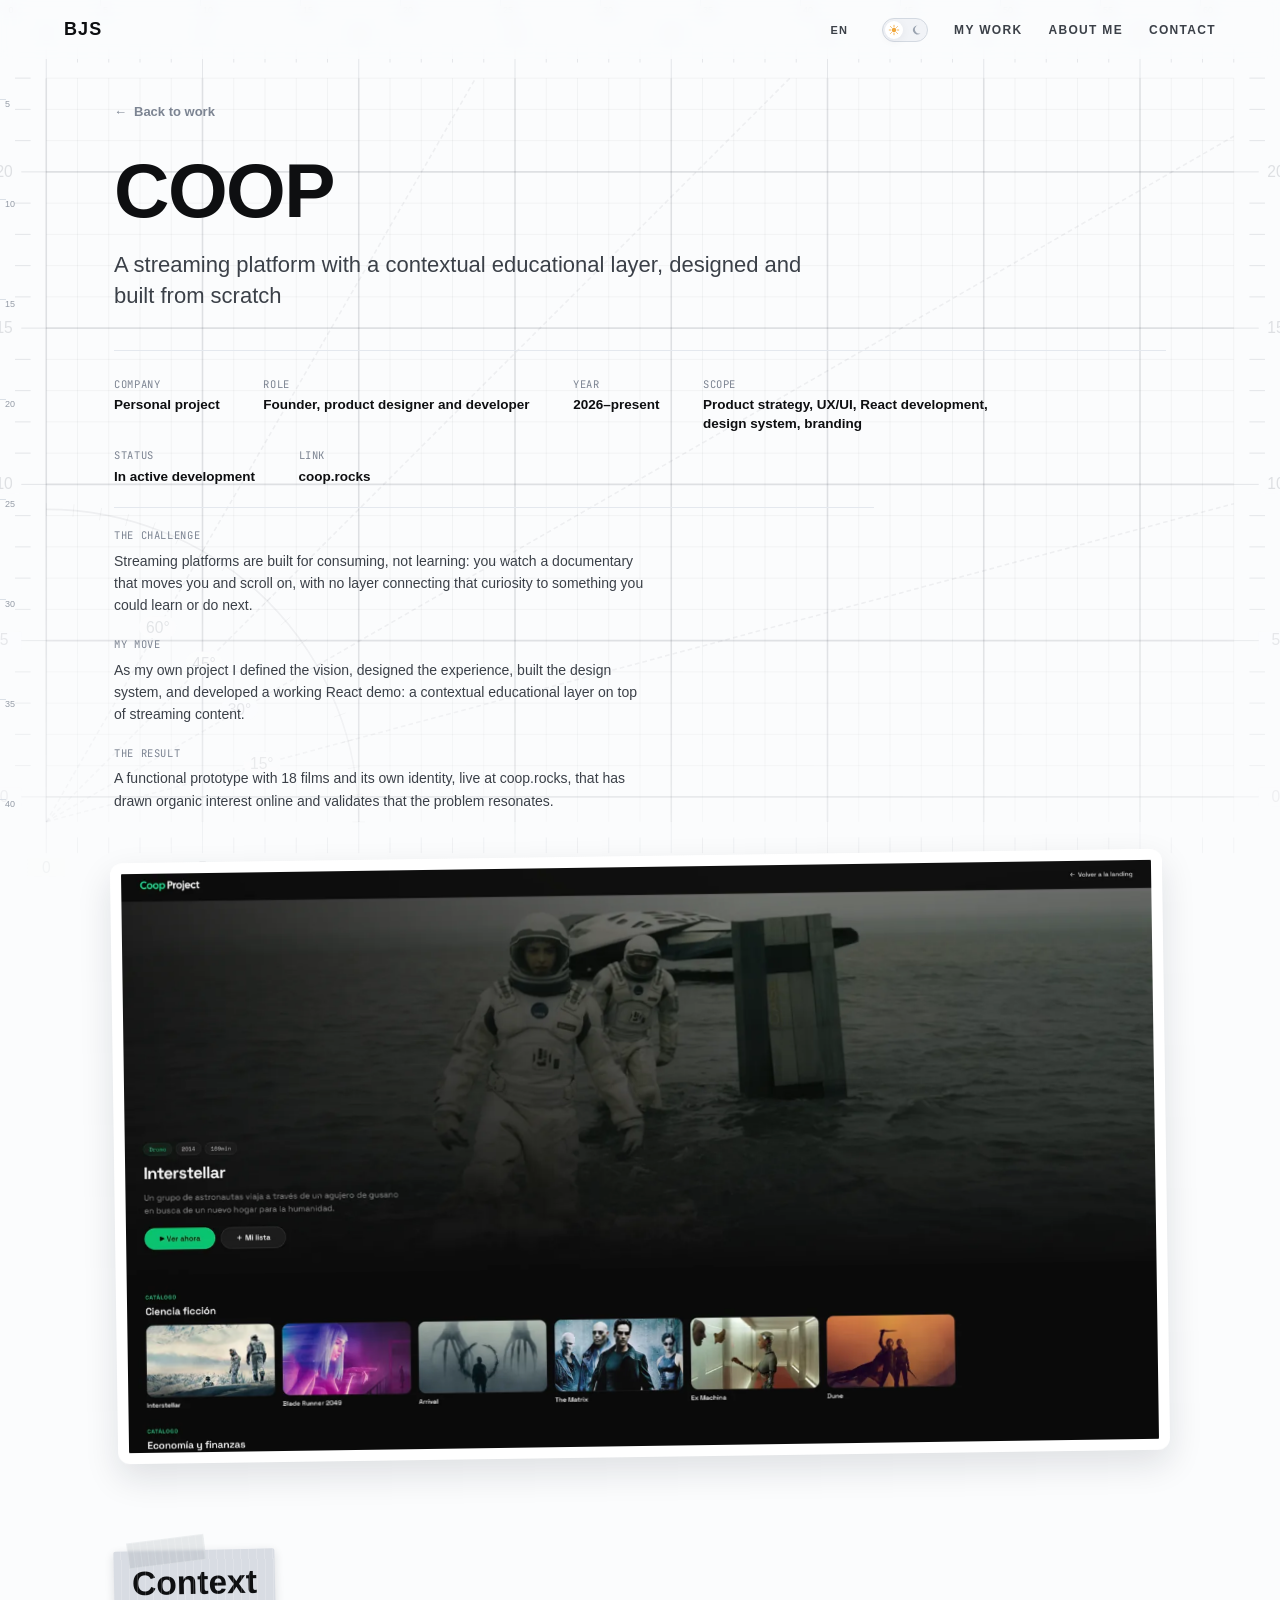
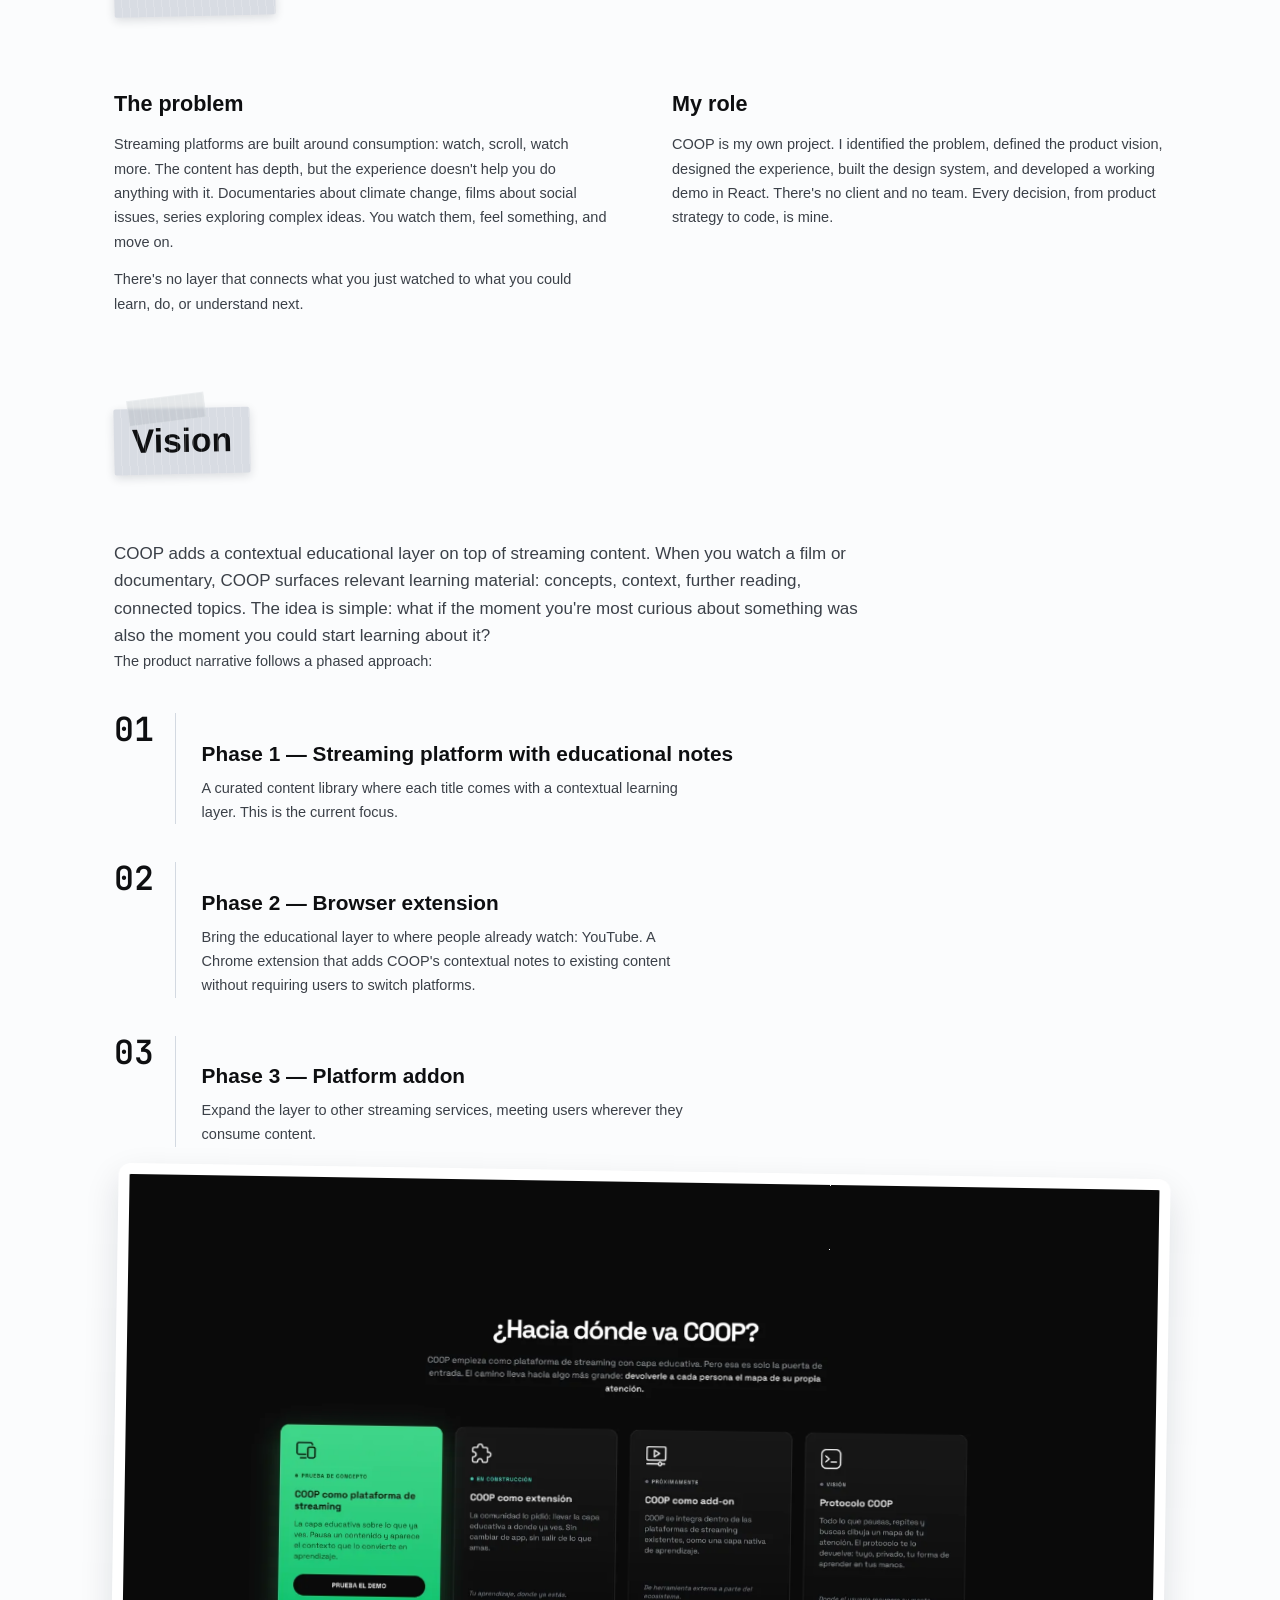
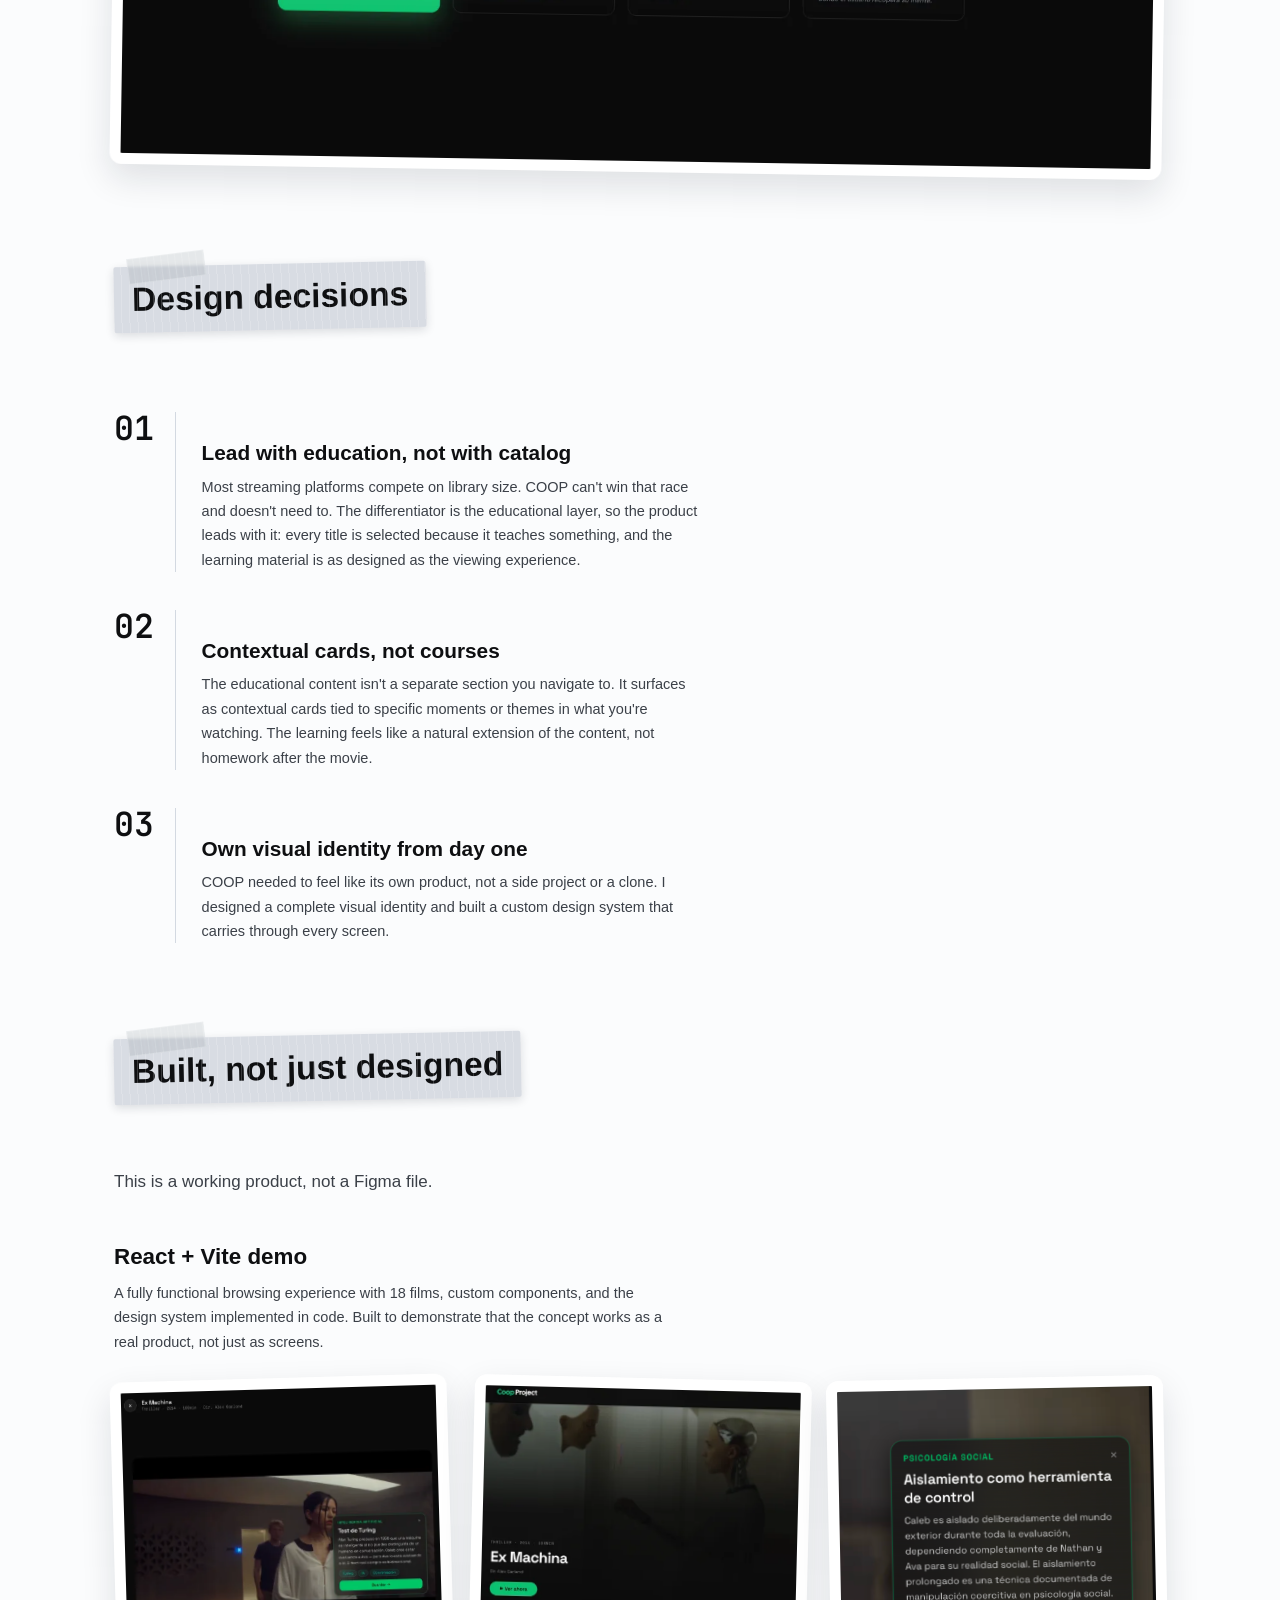
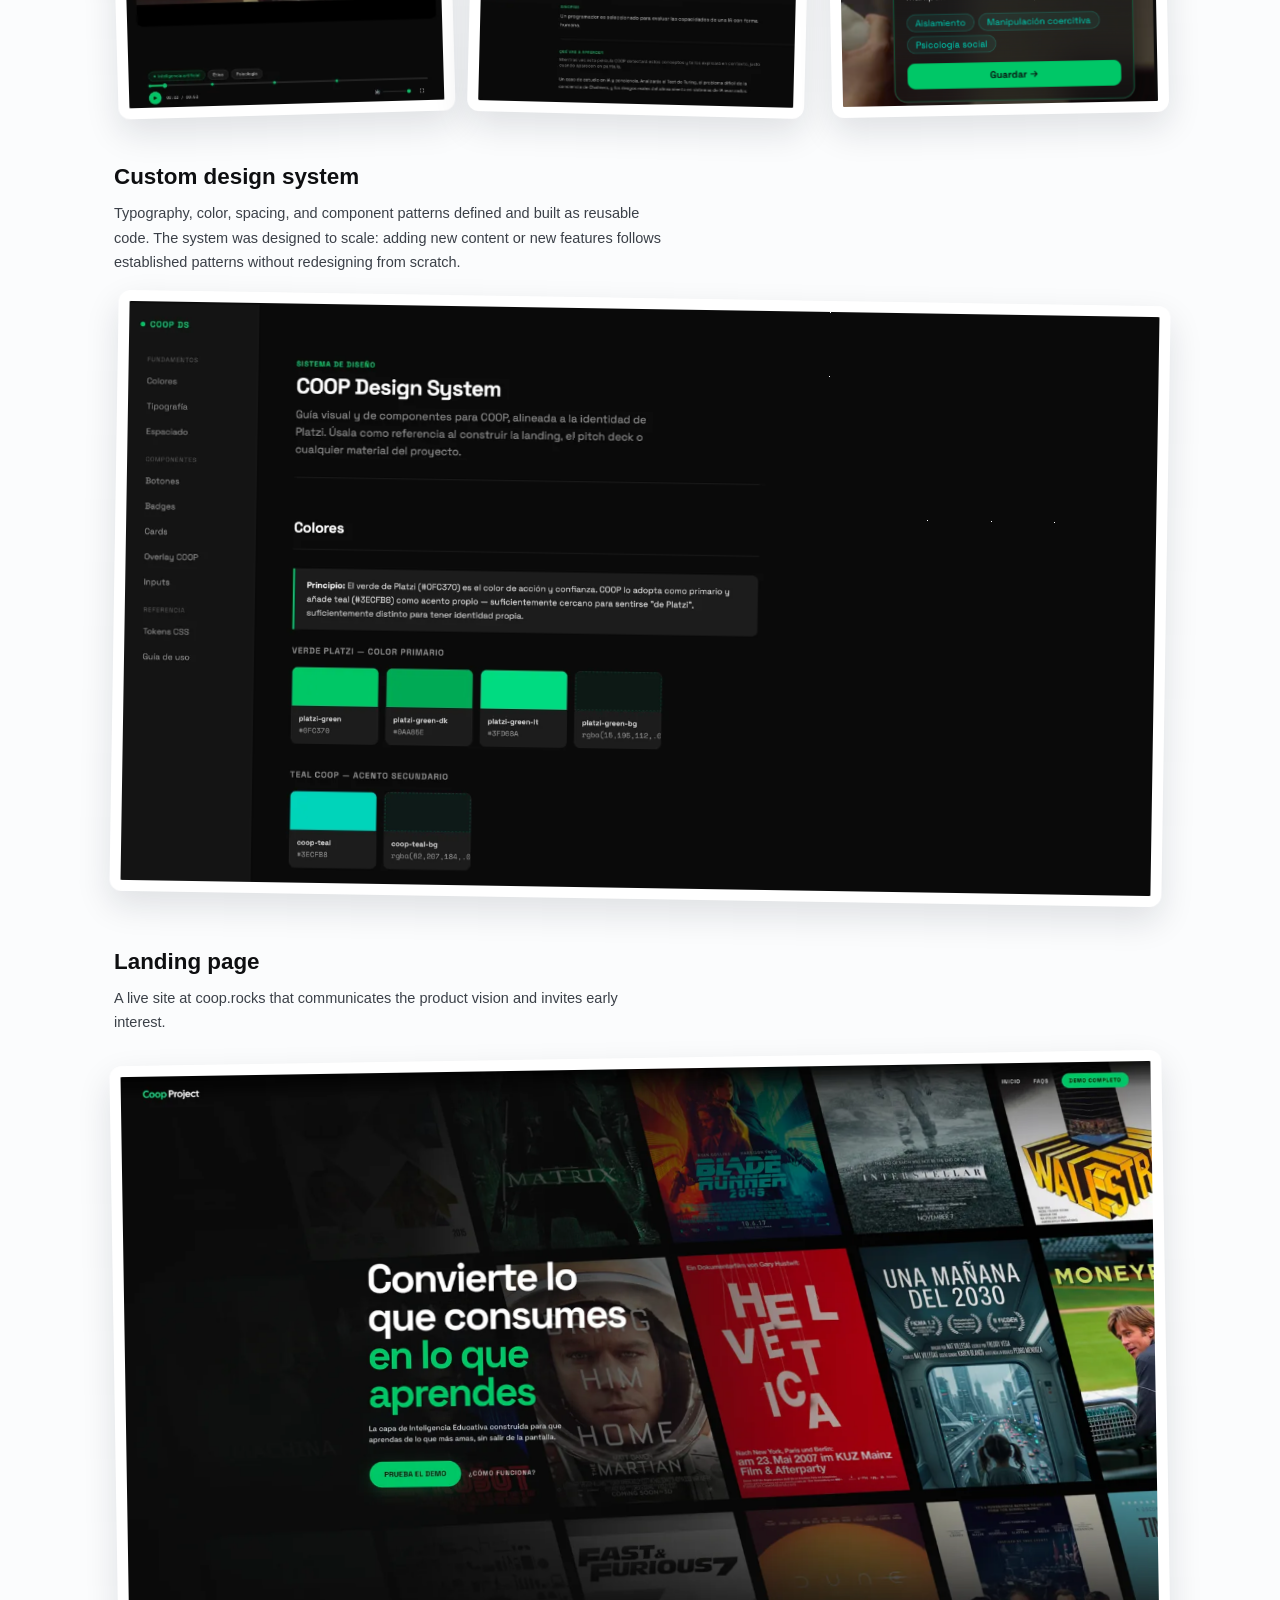
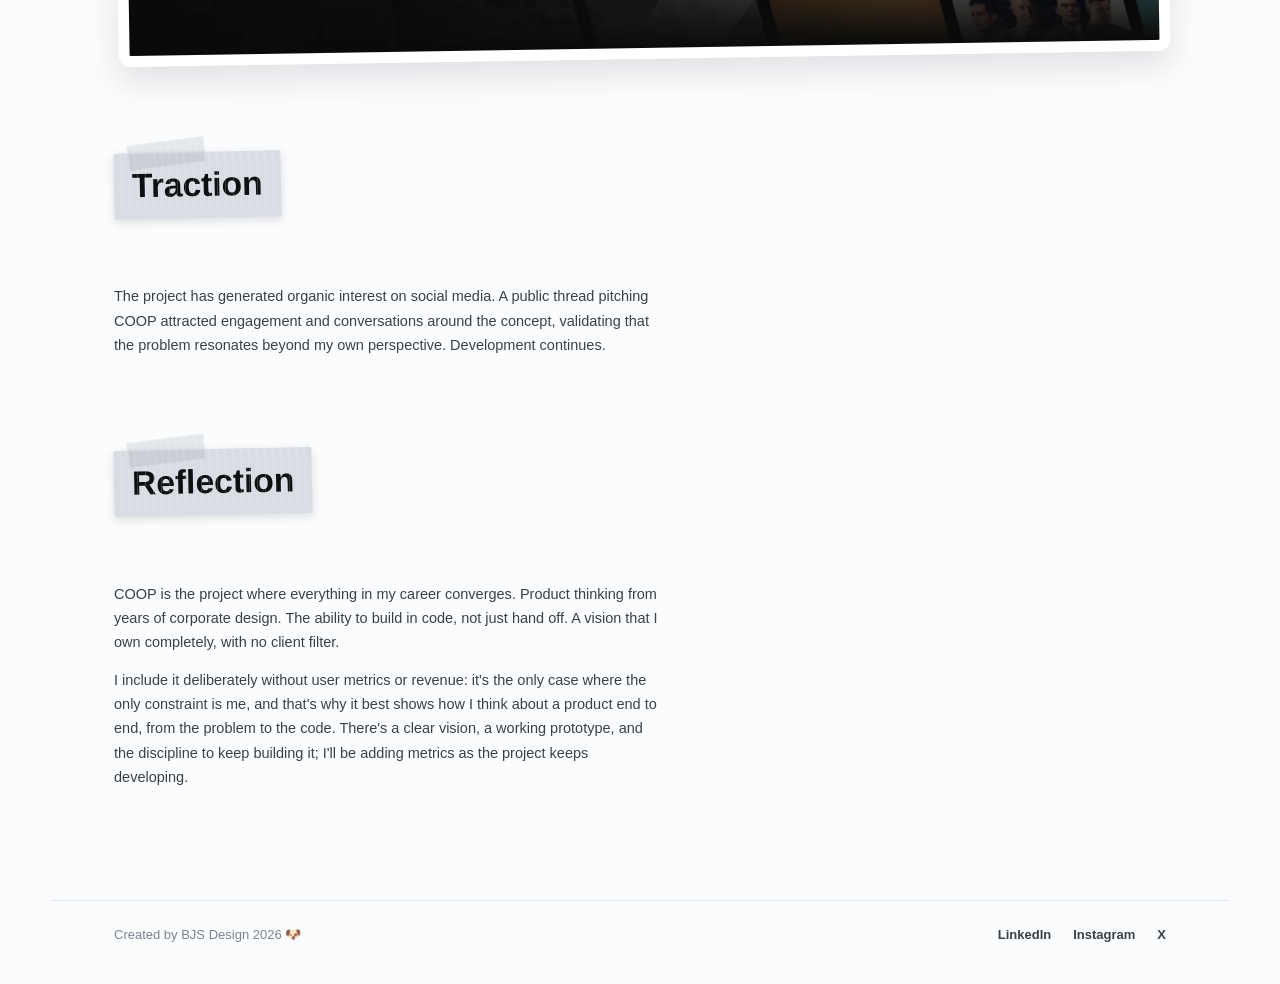
<file: work-coop.html>
<!DOCTYPE html>
<html lang="en">
<head>
  <meta charset="UTF-8" />
  <meta name="viewport" content="width=device-width, initial-scale=1.0" />
  <!-- Google Analytics (GA4) — deferred until first interaction / idle to keep it off the critical path -->
  <script>
    window.dataLayer = window.dataLayer || [];
    function gtag(){dataLayer.push(arguments);}
    gtag('js', new Date());
    gtag('config', 'G-72JWC0ZJKR');
    (function () {
      var loaded = false;
      function loadGA() {
        if (loaded) return; loaded = true;
        var s = document.createElement('script');
        s.async = true;
        s.src = 'https://www.googletagmanager.com/gtag/js?id=G-72JWC0ZJKR';
        document.head.appendChild(s);
      }
      ['scroll', 'mousemove', 'pointerdown', 'keydown', 'touchstart'].forEach(function (ev) {
        window.addEventListener(ev, loadGA, { once: true, passive: true });
      });
    })();
  </script>
  <title>COOP — Brayham Jaimes</title>
  <meta name="description" content="Case study: COOP, a streaming platform with a contextual educational layer, designed and built from scratch in React. Product strategy, UX/UI, design system and development by Brayham Jaimes." />
  <!-- Open Graph / social preview -->
  <meta property="og:type" content="website" />
  <meta property="og:site_name" content="Brayham Jaimes" />
  <meta property="og:title" content="COOP — Brayham Jaimes" />
  <meta property="og:description" content="Case study: COOP, a streaming platform with a contextual educational layer, designed and built from scratch in React. Product strategy, UX/UI, design system and development by Brayham Jaimes." />
  <meta property="og:url" content="https://brayhamjaimes.com/work-coop.html" />
  <meta property="og:image" content="https://brayhamjaimes.com/assets/og-preview.jpg" />
  <meta property="og:image:width" content="1200" />
  <meta property="og:image:height" content="630" />
  <meta property="og:image:alt" content="Brayham Jaimes — Building value through design" />
  <meta name="twitter:card" content="summary_large_image" />
  <meta name="twitter:title" content="COOP — Brayham Jaimes" />
  <meta name="twitter:description" content="Case study: COOP, a streaming platform with a contextual educational layer, designed and built from scratch in React. Product strategy, UX/UI, design system and development by Brayham Jaimes." />
  <meta name="twitter:image" content="https://brayhamjaimes.com/assets/og-preview.jpg" />
  <link rel="icon" type="image/png" href="assets/favicon.png" />
  <link rel="apple-touch-icon" sizes="180x180" href="assets/apple-touch-icon.png" />
  <link rel="canonical" href="https://brayhamjaimes.com/work-coop.html" />
  <meta name="author" content="Brayham Jaimes" />
  <meta name="robots" content="index, follow, max-image-preview:large, max-snippet:-1" />
  <meta name="geo.region" content="MX-CMX" />
  <meta name="geo.placename" content="Mexico City" />
  <script type="application/ld+json">
  {
    "@context": "https://schema.org",
    "@graph": [
      {
        "@type": "CreativeWork",
        "@id": "https://brayhamjaimes.com/work-coop.html#case",
        "name": "COOP",
        "headline": "COOP — a streaming platform with a contextual educational layer, designed and built from scratch",
        "description": "Case study: COOP, a streaming platform with a contextual educational layer, designed and built from scratch in React. Product strategy, UX/UI, design system and development by Brayham Jaimes.",
        "url": "https://brayhamjaimes.com/work-coop.html",
        "image": "https://brayhamjaimes.com/assets/images/coop/hero.webp",
        "inLanguage": ["en", "es"],
        "dateCreated": "2026",
        "author": { "@id": "https://brayhamjaimes.com/#brayham" },
        "creator": { "@id": "https://brayhamjaimes.com/#brayham" },
        "isPartOf": { "@id": "https://brayhamjaimes.com/#website" },
        "about": ["Product Design", "Streaming", "EdTech", "React development", "Design systems"],
        "keywords": "streaming, education, EdTech, React, design system, product strategy, COOP"
      },
      {
        "@type": "BreadcrumbList",
        "itemListElement": [
          { "@type": "ListItem", "position": 1, "name": "Home", "item": "https://brayhamjaimes.com/" },
          { "@type": "ListItem", "position": 2, "name": "COOP", "item": "https://brayhamjaimes.com/work-coop.html" }
        ]
      },
      {
        "@type": "Person",
        "@id": "https://brayhamjaimes.com/#brayham",
        "name": "Brayham Jaimes",
        "jobTitle": "Senior Product Designer",
        "url": "https://brayhamjaimes.com/",
        "image": "https://brayhamjaimes.com/assets/og-preview.jpg",
        "worksFor": { "@type": "Organization", "name": "EPAM Systems" },
        "address": { "@type": "PostalAddress", "addressLocality": "Mexico City", "addressCountry": "MX" },
        "sameAs": ["https://mx.linkedin.com/in/brayhamjaimes", "https://www.instagram.com/brayhamjaimes", "https://x.com/brayhamjaimes"]
      }
    ]
  }
  </script>
  <script>
    (function () {
      try {
        var t = localStorage.getItem('bjs-theme');
        if (!t) t = window.matchMedia('(prefers-color-scheme: dark)').matches ? 'dark' : 'light';
        document.documentElement.setAttribute('data-theme', t);
      } catch (e) { document.documentElement.setAttribute('data-theme', 'light'); }
    })();
  </script>
  <link rel="preconnect" href="https://fonts.googleapis.com" />
  <link rel="preconnect" href="https://fonts.gstatic.com" crossorigin />
  <link rel="stylesheet" href="https://fonts.googleapis.com/css2?family=Caveat:wght@500;600;700&family=JetBrains+Mono:wght@400;600&display=swap" media="print" onload="this.media='all'" />
  <noscript><link rel="stylesheet" href="https://fonts.googleapis.com/css2?family=Caveat:wght@500;600;700&family=JetBrains+Mono:wght@400;600&display=swap" /></noscript>
  <link rel="preconnect" href="https://api.fontshare.com" crossorigin />
  <link rel="stylesheet" href="https://api.fontshare.com/v2/css?f[]=satoshi@400,500,600,700,800,900&display=swap" media="print" onload="this.media='all'" />
  <noscript><link rel="stylesheet" href="https://api.fontshare.com/v2/css?f[]=satoshi@400,500,600,700,800,900&display=swap" /></noscript>
  <link rel="stylesheet" href="css/styles.css?v=56" />
</head>
<body>
  <div class="grid-bg" aria-hidden="true" style="display:none"></div>
  <svg class="blueprint" viewBox="0 0 860 576" preserveAspectRatio="xMidYMid slice" aria-hidden="true"><style>.er{fill:var(--paper);stroke:none}</style><defs><clipPath id="gridClip"><rect x="50" y="50" width="760" height="476"/></clipPath></defs><path d="M 50 326 A 200 200 0 0 1 250 526" fill="none" stroke="currentColor" stroke-opacity="0.45" stroke-width="1"/><line x1="246" y1="526" x2="254" y2="526" stroke="currentColor" stroke-opacity="0.45" stroke-width="0.5"/><line x1="245.25" y1="508.92" x2="253.22" y2="508.22" stroke="currentColor" stroke-opacity="0.45" stroke-width="0.5"/><line x1="243.02" y1="491.96" x2="250.9" y2="490.58" stroke="currentColor" stroke-opacity="0.45" stroke-width="0.5"/><line x1="239.32" y1="475.27" x2="247.05" y2="473.2" stroke="currentColor" stroke-opacity="0.45" stroke-width="0.5"/><line x1="234.18" y1="458.96" x2="241.7" y2="456.23" stroke="currentColor" stroke-opacity="0.45" stroke-width="0.5"/><line x1="227.64" y1="443.17" x2="234.89" y2="439.79" stroke="currentColor" stroke-opacity="0.45" stroke-width="0.5"/><line x1="219.74" y1="428" x2="226.67" y2="424" stroke="currentColor" stroke-opacity="0.45" stroke-width="0.5"/><line x1="210.55" y1="413.58" x2="217.11" y2="408.99" stroke="currentColor" stroke-opacity="0.45" stroke-width="0.5"/><line x1="200.14" y1="400.01" x2="206.27" y2="394.87" stroke="currentColor" stroke-opacity="0.45" stroke-width="0.5"/><line x1="188.59" y1="387.41" x2="194.25" y2="381.75" stroke="currentColor" stroke-opacity="0.45" stroke-width="0.5"/><line x1="175.99" y1="375.86" x2="181.13" y2="369.73" stroke="currentColor" stroke-opacity="0.45" stroke-width="0.5"/><line x1="162.42" y1="365.45" x2="167.01" y2="358.89" stroke="currentColor" stroke-opacity="0.45" stroke-width="0.5"/><line x1="148" y1="356.26" x2="152" y2="349.33" stroke="currentColor" stroke-opacity="0.45" stroke-width="0.5"/><line x1="132.83" y1="348.36" x2="136.21" y2="341.11" stroke="currentColor" stroke-opacity="0.45" stroke-width="0.5"/><line x1="117.04" y1="341.82" x2="119.77" y2="334.3" stroke="currentColor" stroke-opacity="0.45" stroke-width="0.5"/><line x1="100.73" y1="336.68" x2="102.8" y2="328.95" stroke="currentColor" stroke-opacity="0.45" stroke-width="0.5"/><line x1="84.04" y1="332.98" x2="85.42" y2="325.1" stroke="currentColor" stroke-opacity="0.45" stroke-width="0.5"/><line x1="67.08" y1="330.75" x2="67.78" y2="322.78" stroke="currentColor" stroke-opacity="0.45" stroke-width="0.5"/><line x1="50" y1="330" x2="50" y2="322" stroke="currentColor" stroke-opacity="0.45" stroke-width="0.5"/><rect x="140.99" y="421.01" width="16" height="12" class="er" stroke="none"/><line x1="50" y1="50" x2="50" y2="526" stroke="currentColor" stroke-width="1"/><line x1="70" y1="50" x2="70" y2="526" stroke="currentColor" stroke-opacity="0.45" stroke-width="0.5"/><line x1="90" y1="50" x2="90" y2="526" stroke="currentColor" stroke-opacity="0.45" stroke-width="0.5"/><line x1="110" y1="50" x2="110" y2="526" stroke="currentColor" stroke-opacity="0.45" stroke-width="0.5"/><line x1="130" y1="50" x2="130" y2="526" stroke="currentColor" stroke-opacity="0.45" stroke-width="0.5"/><line x1="150" y1="50" x2="150" y2="526" stroke="currentColor" stroke-width="1"/><line x1="170" y1="50" x2="170" y2="526" stroke="currentColor" stroke-opacity="0.45" stroke-width="0.5"/><line x1="190" y1="50" x2="190" y2="526" stroke="currentColor" stroke-opacity="0.45" stroke-width="0.5"/><line x1="210" y1="50" x2="210" y2="526" stroke="currentColor" stroke-opacity="0.45" stroke-width="0.5"/><line x1="230" y1="50" x2="230" y2="526" stroke="currentColor" stroke-opacity="0.45" stroke-width="0.5"/><line x1="250" y1="50" x2="250" y2="526" stroke="currentColor" stroke-width="1"/><line x1="270" y1="50" x2="270" y2="526" stroke="currentColor" stroke-opacity="0.45" stroke-width="0.5"/><line x1="290" y1="50" x2="290" y2="526" stroke="currentColor" stroke-opacity="0.45" stroke-width="0.5"/><line x1="310" y1="50" x2="310" y2="526" stroke="currentColor" stroke-opacity="0.45" stroke-width="0.5"/><line x1="330" y1="50" x2="330" y2="526" stroke="currentColor" stroke-opacity="0.45" stroke-width="0.5"/><line x1="350" y1="50" x2="350" y2="526" stroke="currentColor" stroke-width="1"/><line x1="370" y1="50" x2="370" y2="526" stroke="currentColor" stroke-opacity="0.45" stroke-width="0.5"/><line x1="390" y1="50" x2="390" y2="526" stroke="currentColor" stroke-opacity="0.45" stroke-width="0.5"/><line x1="410" y1="50" x2="410" y2="526" stroke="currentColor" stroke-opacity="0.45" stroke-width="0.5"/><line x1="430" y1="50" x2="430" y2="526" stroke="currentColor" stroke-opacity="0.45" stroke-width="0.5"/><line x1="450" y1="50" x2="450" y2="526" stroke="currentColor" stroke-width="1"/><line x1="470" y1="50" x2="470" y2="526" stroke="currentColor" stroke-opacity="0.45" stroke-width="0.5"/><line x1="490" y1="50" x2="490" y2="526" stroke="currentColor" stroke-opacity="0.45" stroke-width="0.5"/><line x1="510" y1="50" x2="510" y2="526" stroke="currentColor" stroke-opacity="0.45" stroke-width="0.5"/><line x1="530" y1="50" x2="530" y2="526" stroke="currentColor" stroke-opacity="0.45" stroke-width="0.5"/><line x1="550" y1="50" x2="550" y2="526" stroke="currentColor" stroke-width="1"/><line x1="570" y1="50" x2="570" y2="526" stroke="currentColor" stroke-opacity="0.45" stroke-width="0.5"/><line x1="590" y1="50" x2="590" y2="526" stroke="currentColor" stroke-opacity="0.45" stroke-width="0.5"/><line x1="610" y1="50" x2="610" y2="526" stroke="currentColor" stroke-opacity="0.45" stroke-width="0.5"/><line x1="630" y1="50" x2="630" y2="526" stroke="currentColor" stroke-opacity="0.45" stroke-width="0.5"/><line x1="650" y1="50" x2="650" y2="526" stroke="currentColor" stroke-width="1"/><line x1="670" y1="50" x2="670" y2="526" stroke="currentColor" stroke-opacity="0.45" stroke-width="0.5"/><line x1="690" y1="50" x2="690" y2="526" stroke="currentColor" stroke-opacity="0.45" stroke-width="0.5"/><line x1="710" y1="50" x2="710" y2="526" stroke="currentColor" stroke-opacity="0.45" stroke-width="0.5"/><line x1="730" y1="50" x2="730" y2="526" stroke="currentColor" stroke-opacity="0.45" stroke-width="0.5"/><line x1="750" y1="50" x2="750" y2="526" stroke="currentColor" stroke-width="1"/><line x1="770" y1="50" x2="770" y2="526" stroke="currentColor" stroke-opacity="0.45" stroke-width="0.5"/><line x1="790" y1="50" x2="790" y2="526" stroke="currentColor" stroke-opacity="0.45" stroke-width="0.5"/><line x1="810" y1="50" x2="810" y2="526" stroke="currentColor" stroke-opacity="0.45" stroke-width="0.5"/><line x1="50" y1="50" x2="810" y2="50" stroke="currentColor" stroke-opacity="0.45" stroke-width="0.5"/><line x1="50" y1="70" x2="810" y2="70" stroke="currentColor" stroke-opacity="0.45" stroke-width="0.5"/><line x1="50" y1="90" x2="810" y2="90" stroke="currentColor" stroke-opacity="0.45" stroke-width="0.5"/><line x1="50" y1="110" x2="810" y2="110" stroke="currentColor" stroke-width="1"/><line x1="50" y1="130" x2="810" y2="130" stroke="currentColor" stroke-opacity="0.45" stroke-width="0.5"/><line x1="50" y1="150" x2="810" y2="150" stroke="currentColor" stroke-opacity="0.45" stroke-width="0.5"/><line x1="50" y1="170" x2="810" y2="170" stroke="currentColor" stroke-opacity="0.45" stroke-width="0.5"/><line x1="50" y1="190" x2="810" y2="190" stroke="currentColor" stroke-opacity="0.45" stroke-width="0.5"/><line x1="50" y1="210" x2="810" y2="210" stroke="currentColor" stroke-width="1"/><line x1="50" y1="230" x2="810" y2="230" stroke="currentColor" stroke-opacity="0.45" stroke-width="0.5"/><line x1="50" y1="250" x2="810" y2="250" stroke="currentColor" stroke-opacity="0.45" stroke-width="0.5"/><line x1="50" y1="270" x2="810" y2="270" stroke="currentColor" stroke-opacity="0.45" stroke-width="0.5"/><line x1="50" y1="290" x2="810" y2="290" stroke="currentColor" stroke-opacity="0.45" stroke-width="0.5"/><line x1="50" y1="310" x2="810" y2="310" stroke="currentColor" stroke-width="1"/><line x1="50" y1="330" x2="810" y2="330" stroke="currentColor" stroke-opacity="0.45" stroke-width="0.5"/><line x1="50" y1="350" x2="810" y2="350" stroke="currentColor" stroke-opacity="0.45" stroke-width="0.5"/><line x1="50" y1="370" x2="810" y2="370" stroke="currentColor" stroke-opacity="0.45" stroke-width="0.5"/><line x1="50" y1="390" x2="810" y2="390" stroke="currentColor" stroke-opacity="0.45" stroke-width="0.5"/><line x1="50" y1="410" x2="810" y2="410" stroke="currentColor" stroke-width="1"/><line x1="50" y1="430" x2="810" y2="430" stroke="currentColor" stroke-opacity="0.45" stroke-width="0.5"/><line x1="50" y1="450" x2="810" y2="450" stroke="currentColor" stroke-opacity="0.45" stroke-width="0.5"/><line x1="50" y1="470" x2="810" y2="470" stroke="currentColor" stroke-opacity="0.45" stroke-width="0.5"/><line x1="50" y1="490" x2="810" y2="490" stroke="currentColor" stroke-opacity="0.45" stroke-width="0.5"/><line x1="50" y1="510" x2="810" y2="510" stroke="currentColor" stroke-width="1"/><line x1="50" y1="30" x2="50" y2="50" stroke="currentColor" stroke-width="0.5"/><line x1="70" y1="30" x2="70" y2="40" stroke="currentColor" stroke-width="0.5"/><line x1="90" y1="30" x2="90" y2="40" stroke="currentColor" stroke-width="0.5"/><line x1="110" y1="30" x2="110" y2="40" stroke="currentColor" stroke-width="0.5"/><line x1="130" y1="30" x2="130" y2="40" stroke="currentColor" stroke-width="0.5"/><line x1="150" y1="30" x2="150" y2="50" stroke="currentColor" stroke-width="0.5"/><line x1="170" y1="30" x2="170" y2="40" stroke="currentColor" stroke-width="0.5"/><line x1="190" y1="30" x2="190" y2="40" stroke="currentColor" stroke-width="0.5"/><line x1="210" y1="30" x2="210" y2="40" stroke="currentColor" stroke-width="0.5"/><line x1="230" y1="30" x2="230" y2="40" stroke="currentColor" stroke-width="0.5"/><line x1="250" y1="30" x2="250" y2="50" stroke="currentColor" stroke-width="0.5"/><line x1="270" y1="30" x2="270" y2="40" stroke="currentColor" stroke-width="0.5"/><line x1="290" y1="30" x2="290" y2="40" stroke="currentColor" stroke-width="0.5"/><line x1="310" y1="30" x2="310" y2="40" stroke="currentColor" stroke-width="0.5"/><line x1="330" y1="30" x2="330" y2="40" stroke="currentColor" stroke-width="0.5"/><line x1="350" y1="30" x2="350" y2="50" stroke="currentColor" stroke-width="0.5"/><line x1="370" y1="30" x2="370" y2="40" stroke="currentColor" stroke-width="0.5"/><line x1="390" y1="30" x2="390" y2="40" stroke="currentColor" stroke-width="0.5"/><line x1="410" y1="30" x2="410" y2="40" stroke="currentColor" stroke-width="0.5"/><line x1="430" y1="30" x2="430" y2="40" stroke="currentColor" stroke-width="0.5"/><line x1="450" y1="30" x2="450" y2="50" stroke="currentColor" stroke-width="0.5"/><line x1="470" y1="30" x2="470" y2="40" stroke="currentColor" stroke-width="0.5"/><line x1="490" y1="30" x2="490" y2="40" stroke="currentColor" stroke-width="0.5"/><line x1="510" y1="30" x2="510" y2="40" stroke="currentColor" stroke-width="0.5"/><line x1="530" y1="30" x2="530" y2="40" stroke="currentColor" stroke-width="0.5"/><line x1="550" y1="30" x2="550" y2="50" stroke="currentColor" stroke-width="0.5"/><line x1="570" y1="30" x2="570" y2="40" stroke="currentColor" stroke-width="0.5"/><line x1="590" y1="30" x2="590" y2="40" stroke="currentColor" stroke-width="0.5"/><line x1="610" y1="30" x2="610" y2="40" stroke="currentColor" stroke-width="0.5"/><line x1="630" y1="30" x2="630" y2="40" stroke="currentColor" stroke-width="0.5"/><line x1="650" y1="30" x2="650" y2="50" stroke="currentColor" stroke-width="0.5"/><line x1="670" y1="30" x2="670" y2="40" stroke="currentColor" stroke-width="0.5"/><line x1="690" y1="30" x2="690" y2="40" stroke="currentColor" stroke-width="0.5"/><line x1="710" y1="30" x2="710" y2="40" stroke="currentColor" stroke-width="0.5"/><line x1="730" y1="30" x2="730" y2="40" stroke="currentColor" stroke-width="0.5"/><line x1="750" y1="30" x2="750" y2="50" stroke="currentColor" stroke-width="0.5"/><line x1="770" y1="30" x2="770" y2="40" stroke="currentColor" stroke-width="0.5"/><line x1="790" y1="30" x2="790" y2="40" stroke="currentColor" stroke-width="0.5"/><line x1="810" y1="30" x2="810" y2="40" stroke="currentColor" stroke-width="0.5"/><line x1="30" y1="50" x2="40" y2="50" stroke="currentColor" stroke-width="0.5"/><line x1="30" y1="70" x2="40" y2="70" stroke="currentColor" stroke-width="0.5"/><line x1="30" y1="90" x2="40" y2="90" stroke="currentColor" stroke-width="0.5"/><line x1="30" y1="110" x2="50" y2="110" stroke="currentColor" stroke-width="0.5"/><line x1="30" y1="130" x2="40" y2="130" stroke="currentColor" stroke-width="0.5"/><line x1="30" y1="150" x2="40" y2="150" stroke="currentColor" stroke-width="0.5"/><line x1="30" y1="170" x2="40" y2="170" stroke="currentColor" stroke-width="0.5"/><line x1="30" y1="190" x2="40" y2="190" stroke="currentColor" stroke-width="0.5"/><line x1="30" y1="210" x2="50" y2="210" stroke="currentColor" stroke-width="0.5"/><line x1="30" y1="230" x2="40" y2="230" stroke="currentColor" stroke-width="0.5"/><line x1="30" y1="250" x2="40" y2="250" stroke="currentColor" stroke-width="0.5"/><line x1="30" y1="270" x2="40" y2="270" stroke="currentColor" stroke-width="0.5"/><line x1="30" y1="290" x2="40" y2="290" stroke="currentColor" stroke-width="0.5"/><line x1="30" y1="310" x2="50" y2="310" stroke="currentColor" stroke-width="0.5"/><line x1="30" y1="330" x2="40" y2="330" stroke="currentColor" stroke-width="0.5"/><line x1="30" y1="350" x2="40" y2="350" stroke="currentColor" stroke-width="0.5"/><line x1="30" y1="370" x2="40" y2="370" stroke="currentColor" stroke-width="0.5"/><line x1="30" y1="390" x2="40" y2="390" stroke="currentColor" stroke-width="0.5"/><line x1="30" y1="410" x2="50" y2="410" stroke="currentColor" stroke-width="0.5"/><line x1="30" y1="430" x2="40" y2="430" stroke="currentColor" stroke-width="0.5"/><line x1="30" y1="450" x2="40" y2="450" stroke="currentColor" stroke-width="0.5"/><line x1="30" y1="470" x2="40" y2="470" stroke="currentColor" stroke-width="0.5"/><line x1="30" y1="490" x2="40" y2="490" stroke="currentColor" stroke-width="0.5"/><line x1="30" y1="510" x2="50" y2="510" stroke="currentColor" stroke-width="0.5"/><line x1="820" y1="50" x2="830" y2="50" stroke="currentColor" stroke-width="0.5"/><line x1="820" y1="70" x2="830" y2="70" stroke="currentColor" stroke-width="0.5"/><line x1="820" y1="90" x2="830" y2="90" stroke="currentColor" stroke-width="0.5"/><line x1="810" y1="110" x2="830" y2="110" stroke="currentColor" stroke-width="0.5"/><line x1="820" y1="130" x2="830" y2="130" stroke="currentColor" stroke-width="0.5"/><line x1="820" y1="150" x2="830" y2="150" stroke="currentColor" stroke-width="0.5"/><line x1="820" y1="170" x2="830" y2="170" stroke="currentColor" stroke-width="0.5"/><line x1="820" y1="190" x2="830" y2="190" stroke="currentColor" stroke-width="0.5"/><line x1="810" y1="210" x2="830" y2="210" stroke="currentColor" stroke-width="0.5"/><line x1="820" y1="230" x2="830" y2="230" stroke="currentColor" stroke-width="0.5"/><line x1="820" y1="250" x2="830" y2="250" stroke="currentColor" stroke-width="0.5"/><line x1="820" y1="270" x2="830" y2="270" stroke="currentColor" stroke-width="0.5"/><line x1="820" y1="290" x2="830" y2="290" stroke="currentColor" stroke-width="0.5"/><line x1="810" y1="310" x2="830" y2="310" stroke="currentColor" stroke-width="0.5"/><line x1="820" y1="330" x2="830" y2="330" stroke="currentColor" stroke-width="0.5"/><line x1="820" y1="350" x2="830" y2="350" stroke="currentColor" stroke-width="0.5"/><line x1="820" y1="370" x2="830" y2="370" stroke="currentColor" stroke-width="0.5"/><line x1="820" y1="390" x2="830" y2="390" stroke="currentColor" stroke-width="0.5"/><line x1="810" y1="410" x2="830" y2="410" stroke="currentColor" stroke-width="0.5"/><line x1="820" y1="430" x2="830" y2="430" stroke="currentColor" stroke-width="0.5"/><line x1="820" y1="450" x2="830" y2="450" stroke="currentColor" stroke-width="0.5"/><line x1="820" y1="470" x2="830" y2="470" stroke="currentColor" stroke-width="0.5"/><line x1="820" y1="490" x2="830" y2="490" stroke="currentColor" stroke-width="0.5"/><line x1="810" y1="510" x2="830" y2="510" stroke="currentColor" stroke-width="0.5"/><line x1="50" y1="526" x2="50" y2="546" stroke="currentColor" stroke-width="0.5"/><line x1="70" y1="536" x2="70" y2="546" stroke="currentColor" stroke-width="0.5"/><line x1="90" y1="536" x2="90" y2="546" stroke="currentColor" stroke-width="0.5"/><line x1="110" y1="536" x2="110" y2="546" stroke="currentColor" stroke-width="0.5"/><line x1="130" y1="536" x2="130" y2="546" stroke="currentColor" stroke-width="0.5"/><line x1="150" y1="526" x2="150" y2="546" stroke="currentColor" stroke-width="0.5"/><line x1="170" y1="536" x2="170" y2="546" stroke="currentColor" stroke-width="0.5"/><line x1="190" y1="536" x2="190" y2="546" stroke="currentColor" stroke-width="0.5"/><line x1="210" y1="536" x2="210" y2="546" stroke="currentColor" stroke-width="0.5"/><line x1="230" y1="536" x2="230" y2="546" stroke="currentColor" stroke-width="0.5"/><line x1="250" y1="526" x2="250" y2="546" stroke="currentColor" stroke-width="0.5"/><line x1="270" y1="536" x2="270" y2="546" stroke="currentColor" stroke-width="0.5"/><line x1="290" y1="536" x2="290" y2="546" stroke="currentColor" stroke-width="0.5"/><line x1="310" y1="536" x2="310" y2="546" stroke="currentColor" stroke-width="0.5"/><line x1="330" y1="536" x2="330" y2="546" stroke="currentColor" stroke-width="0.5"/><line x1="350" y1="526" x2="350" y2="546" stroke="currentColor" stroke-width="0.5"/><line x1="370" y1="536" x2="370" y2="546" stroke="currentColor" stroke-width="0.5"/><line x1="390" y1="536" x2="390" y2="546" stroke="currentColor" stroke-width="0.5"/><line x1="410" y1="536" x2="410" y2="546" stroke="currentColor" stroke-width="0.5"/><line x1="430" y1="536" x2="430" y2="546" stroke="currentColor" stroke-width="0.5"/><line x1="450" y1="526" x2="450" y2="546" stroke="currentColor" stroke-width="0.5"/><line x1="470" y1="536" x2="470" y2="546" stroke="currentColor" stroke-width="0.5"/><line x1="490" y1="536" x2="490" y2="546" stroke="currentColor" stroke-width="0.5"/><line x1="510" y1="536" x2="510" y2="546" stroke="currentColor" stroke-width="0.5"/><line x1="530" y1="536" x2="530" y2="546" stroke="currentColor" stroke-width="0.5"/><line x1="550" y1="526" x2="550" y2="546" stroke="currentColor" stroke-width="0.5"/><line x1="570" y1="536" x2="570" y2="546" stroke="currentColor" stroke-width="0.5"/><line x1="590" y1="536" x2="590" y2="546" stroke="currentColor" stroke-width="0.5"/><line x1="610" y1="536" x2="610" y2="546" stroke="currentColor" stroke-width="0.5"/><line x1="630" y1="536" x2="630" y2="546" stroke="currentColor" stroke-width="0.5"/><line x1="650" y1="526" x2="650" y2="546" stroke="currentColor" stroke-width="0.5"/><line x1="670" y1="536" x2="670" y2="546" stroke="currentColor" stroke-width="0.5"/><line x1="690" y1="536" x2="690" y2="546" stroke="currentColor" stroke-width="0.5"/><line x1="710" y1="536" x2="710" y2="546" stroke="currentColor" stroke-width="0.5"/><line x1="730" y1="536" x2="730" y2="546" stroke="currentColor" stroke-width="0.5"/><line x1="750" y1="526" x2="750" y2="546" stroke="currentColor" stroke-width="0.5"/><line x1="770" y1="536" x2="770" y2="546" stroke="currentColor" stroke-width="0.5"/><line x1="790" y1="536" x2="790" y2="546" stroke="currentColor" stroke-width="0.5"/><line x1="810" y1="536" x2="810" y2="546" stroke="currentColor" stroke-width="0.5"/><rect x="38" y="15" width="24" height="12" class="er" stroke="none"/><text x="50" y="25" text-anchor="middle" font-size="10" fill="currentColor"  font-style="normal" font-weight="400">0</text><rect x="138" y="15" width="24" height="12" class="er" stroke="none"/><text x="150" y="25" text-anchor="middle" font-size="10" fill="currentColor"  font-style="normal" font-weight="400">5</text><rect x="238" y="15" width="24" height="12" class="er" stroke="none"/><text x="250" y="25" text-anchor="middle" font-size="10" fill="currentColor"  font-style="normal" font-weight="400">10</text><rect x="338" y="15" width="24" height="12" class="er" stroke="none"/><text x="350" y="25" text-anchor="middle" font-size="10" fill="currentColor"  font-style="normal" font-weight="400">15</text><rect x="438" y="15" width="24" height="12" class="er" stroke="none"/><text x="450" y="25" text-anchor="middle" font-size="10" fill="currentColor"  font-style="normal" font-weight="400">20</text><rect x="538" y="15" width="24" height="12" class="er" stroke="none"/><text x="550" y="25" text-anchor="middle" font-size="10" fill="currentColor"  font-style="normal" font-weight="400">25</text><rect x="638" y="15" width="24" height="12" class="er" stroke="none"/><text x="650" y="25" text-anchor="middle" font-size="10" fill="currentColor"  font-style="normal" font-weight="400">30</text><rect x="738" y="15" width="24" height="12" class="er" stroke="none"/><text x="750" y="25" text-anchor="middle" font-size="10" fill="currentColor"  font-style="normal" font-weight="400">35</text><rect x="10" y="104" width="24" height="12" class="er" stroke="none"/><text x="23" y="113" text-anchor="middle" font-size="10" fill="currentColor"  font-style="normal" font-weight="400">20</text><rect x="10" y="204" width="24" height="12" class="er" stroke="none"/><text x="23" y="213" text-anchor="middle" font-size="10" fill="currentColor"  font-style="normal" font-weight="400">15</text><rect x="10" y="304" width="24" height="12" class="er" stroke="none"/><text x="23" y="313" text-anchor="middle" font-size="10" fill="currentColor"  font-style="normal" font-weight="400">10</text><rect x="10" y="404" width="24" height="12" class="er" stroke="none"/><text x="23" y="413" text-anchor="middle" font-size="10" fill="currentColor"  font-style="normal" font-weight="400">5</text><rect x="10" y="504" width="24" height="12" class="er" stroke="none"/><text x="23" y="513" text-anchor="middle" font-size="10" fill="currentColor"  font-style="normal" font-weight="400">0</text><rect x="826" y="104" width="24" height="12" class="er" stroke="none"/><text x="837" y="113" text-anchor="middle" font-size="10" fill="currentColor"  font-style="normal" font-weight="400">20</text><rect x="826" y="204" width="24" height="12" class="er" stroke="none"/><text x="837" y="213" text-anchor="middle" font-size="10" fill="currentColor"  font-style="normal" font-weight="400">15</text><rect x="826" y="304" width="24" height="12" class="er" stroke="none"/><text x="837" y="313" text-anchor="middle" font-size="10" fill="currentColor"  font-style="normal" font-weight="400">10</text><rect x="826" y="404" width="24" height="12" class="er" stroke="none"/><text x="837" y="413" text-anchor="middle" font-size="10" fill="currentColor"  font-style="normal" font-weight="400">5</text><rect x="826" y="504" width="24" height="12" class="er" stroke="none"/><text x="837" y="513" text-anchor="middle" font-size="10" fill="currentColor"  font-style="normal" font-weight="400">0</text><rect x="38" y="549" width="24" height="12" class="er" stroke="none"/><text x="50" y="559" text-anchor="middle" font-size="10" fill="currentColor"  font-style="normal" font-weight="400">0</text><rect x="138" y="549" width="24" height="12" class="er" stroke="none"/><text x="150" y="559" text-anchor="middle" font-size="10" fill="currentColor"  font-style="normal" font-weight="400">5</text><rect x="238" y="549" width="24" height="12" class="er" stroke="none"/><text x="250" y="559" text-anchor="middle" font-size="10" fill="currentColor"  font-style="normal" font-weight="400">10</text><rect x="338" y="549" width="24" height="12" class="er" stroke="none"/><text x="350" y="559" text-anchor="middle" font-size="10" fill="currentColor"  font-style="normal" font-weight="400">15</text><rect x="438" y="549" width="24" height="12" class="er" stroke="none"/><text x="450" y="559" text-anchor="middle" font-size="10" fill="currentColor"  font-style="normal" font-weight="400">20</text><rect x="538" y="549" width="24" height="12" class="er" stroke="none"/><text x="550" y="559" text-anchor="middle" font-size="10" fill="currentColor"  font-style="normal" font-weight="400">25</text><rect x="638" y="549" width="24" height="12" class="er" stroke="none"/><text x="650" y="559" text-anchor="middle" font-size="10" fill="currentColor"  font-style="normal" font-weight="400">30</text><rect x="738" y="549" width="24" height="12" class="er" stroke="none"/><text x="750" y="559" text-anchor="middle" font-size="10" fill="currentColor"  font-style="normal" font-weight="400">35</text><line x1="50" y1="526" x2="810" y2="322.36" stroke="currentColor" stroke-opacity="0.45" stroke-width="1" stroke-dasharray="3,2"/><rect x="175.93" y="481.04" width="24" height="14" rx="7" ry="7" class="er" stroke="none"/><text x="187.93" y="492.04" text-anchor="middle" font-size="10" fill="currentColor"  font-style="normal" font-weight="400">15<!-- -->&#176;</text><line x1="50" y1="526" x2="810" y2="87.21" stroke="currentColor" stroke-opacity="0.45" stroke-width="1" stroke-dasharray="3,2"/><rect x="161.67" y="446.6" width="24" height="14" rx="7" ry="7" class="er" stroke="none"/><text x="173.67" y="457.6" text-anchor="middle" font-size="10" fill="currentColor"  font-style="normal" font-weight="400">30<!-- -->&#176;</text><line x1="50" y1="526" x2="526" y2="50" stroke="currentColor" stroke-opacity="0.45" stroke-width="1" stroke-dasharray="3,2"/><rect x="138.97" y="417.03" width="24" height="14" rx="7" ry="7" class="er" stroke="none"/><text x="150.97" y="428.03" text-anchor="middle" font-size="10" fill="currentColor"  font-style="normal" font-weight="400">45<!-- -->&#176;</text><line x1="50" y1="526" x2="324.82" y2="50" stroke="currentColor" stroke-opacity="0.45" stroke-width="1" stroke-dasharray="3,2"/><rect x="109.4" y="394.33" width="24" height="14" rx="7" ry="7" class="er" stroke="none"/><text x="121.4" y="405.33" text-anchor="middle" font-size="10" fill="currentColor"  font-style="normal" font-weight="400">60<!-- -->&#176;</text></svg>
  <div class="ruler ruler--top" id="rulerTop" aria-hidden="true"></div>
  <div class="ruler ruler--left" id="rulerLeft" aria-hidden="true"></div>
  <div class="ruler ruler--corner" aria-hidden="true">0</div>

  <!-- NAV -->
  <header class="nav" id="top">
    <a class="nav__brand" href="index.html" aria-label="Brayham Jaimes — home">BJS</a>
    <button class="nav__burger" id="navBurger" aria-label="Menu" aria-expanded="false" aria-controls="navLinks">
      <span></span><span></span><span></span>
    </button>
    <nav class="nav__links" id="navLinks" aria-label="Primary">
      <div class="nav__menu-row">
        <button class="chip-toggle" id="langToggle" aria-label="Change language / Cambiar idioma" title="EN / ES">EN</button>
        <button class="theme-toggle" id="themeToggle" role="switch" aria-checked="false" aria-label="Toggle dark mode">
          <span class="theme-toggle__track">
            <svg class="theme-toggle__icon theme-toggle__icon--sun" viewBox="0 0 24 24" width="12" height="12" aria-hidden="true"><circle cx="12" cy="12" r="4.5" fill="currentColor"/><g stroke="currentColor" stroke-width="1.6" stroke-linecap="round"><path d="M12 2.5v3M12 18.5v3M2.5 12h3M18.5 12h3M5 5l2 2M17 17l2 2M19 5l-2 2M7 17l-2 2"/></g></svg>
            <svg class="theme-toggle__icon theme-toggle__icon--moon" viewBox="0 0 24 24" width="12" height="12" aria-hidden="true"><path fill="currentColor" d="M15 3a9 9 0 1 0 6 15.5A7.5 7.5 0 0 1 15 3z"/></svg>
            <span class="theme-toggle__thumb"></span>
          </span>
        </button>
      </div>
      <a href="index.html#work" class="nav__item">
        <span class="nav__label" data-en="MY WORK" data-es="MI TRABAJO">MY WORK</span>
      </a>
      <a href="about.html" class="nav__item">
        <span class="nav__label" data-en="ABOUT ME" data-es="SOBRE MÍ">ABOUT ME</span>
      </a>
      <a href="index.html#contact" class="nav__item">
        <span class="nav__label" data-en="CONTACT" data-es="CONTACTO">CONTACT</span>
      </a>
    </nav>
  </header>

  <main>
    <article class="case">
      <a class="case-back" href="index.html#work"><span aria-hidden="true">←</span> <span data-en="Back to work" data-es="Volver al trabajo">Back to work</span></a>

      <!-- HERO -->
      <section class="case-hero reveal">
        <h1 class="case-hero__title">COOP</h1>
        <p class="case-hero__tag" data-en="A streaming platform with a contextual educational layer, designed and built from scratch" data-es="Una plataforma de streaming con una capa educativa contextual, diseñada y construida desde cero">A streaming platform with a contextual educational layer, designed and built from scratch</p>

        <div class="case-meta">
          <div class="case-meta__item"><span class="case-meta__k" data-en="Company" data-es="Empresa">Company</span><span class="case-meta__v" data-en="Personal project" data-es="Proyecto personal">Personal project</span></div>
          <div class="case-meta__item"><span class="case-meta__k" data-en="Role" data-es="Rol">Role</span><span class="case-meta__v" data-en="Founder, product designer and developer" data-es="Fundador, product designer y developer">Founder, product designer and developer</span></div>
          <div class="case-meta__item"><span class="case-meta__k" data-en="Year" data-es="Año">Year</span><span class="case-meta__v" data-en="2026–present" data-es="2026–presente">2026–present</span></div>
          <div class="case-meta__item"><span class="case-meta__k" data-en="Scope" data-es="Alcance">Scope</span><span class="case-meta__v" data-en="Product strategy, UX/UI, React development, design system, branding" data-es="Product strategy, UX/UI, React development, design system, branding">Product strategy, UX/UI, React development, design system, branding</span></div>
          <div class="case-meta__item"><span class="case-meta__k" data-en="Status" data-es="Estado">Status</span><span class="case-meta__v" data-en="In active development" data-es="En desarrollo activo">In active development</span></div>
          <div class="case-meta__item"><span class="case-meta__k" data-en="Link" data-es="Sitio">Link</span><span class="case-meta__v"><a href="https://coop.rocks" target="_blank" rel="noopener noreferrer">coop.rocks</a></span></div>
        </div>

        <div class="case-summary">
          <div class="case-summary__row">
            <span class="case-summary__k" data-en="The challenge" data-es="El reto">The challenge</span>
            <p class="case-summary__v" data-en="Streaming platforms are built for consuming, not learning: you watch a documentary that moves you and scroll on, with no layer connecting that curiosity to something you could learn or do next." data-es="Las plataformas de streaming están hechas para consumir, no para aprender: ves un documental que te mueve algo y sigues de largo, sin una capa que conecte esa curiosidad con algo que puedas aprender o hacer después.">Streaming platforms are built for consuming, not learning: you watch a documentary that moves you and scroll on, with no layer connecting that curiosity to something you could learn or do next.</p>
          </div>
          <div class="case-summary__row">
            <span class="case-summary__k" data-en="My move" data-es="Lo que hice">My move</span>
            <p class="case-summary__v" data-en="As my own project I defined the vision, designed the experience, built the design system, and developed a working React demo: a contextual educational layer on top of streaming content." data-es="Como proyecto propio definí la visión, diseñé la experiencia, construí el design system y desarrollé un demo funcional en React: una capa educativa contextual encima del contenido de streaming.">As my own project I defined the vision, designed the experience, built the design system, and developed a working React demo: a contextual educational layer on top of streaming content.</p>
          </div>
          <div class="case-summary__row">
            <span class="case-summary__k" data-en="The result" data-es="El resultado">The result</span>
            <p class="case-summary__v" data-en="A functional prototype with 18 films and its own identity, live at coop.rocks, that has drawn organic interest online and validates that the problem resonates." data-es="Un prototipo funcional con 18 películas e identidad propia, ya en vivo en coop.rocks, que generó interés orgánico en redes y valida que el problema resuena.">A functional prototype with 18 films and its own identity, live at coop.rocks, that has drawn organic interest online and validates that the problem resonates.</p>
          </div>
        </div>

        <img class="shot shot--hero" style="--shot-rot:-0.8deg" src="assets/images/coop/hero.webp" alt="COOP platform interface — Netflix-style browsing with film cards" loading="lazy" />
      </section>

      <!-- CONTEXT -->
      <section class="reveal">
        <span class="sec-tag"><span class="tape tape--tl"></span><span data-en="Context" data-es="Contexto">Context</span></span>
        <div class="case-cols">
          <div class="case-col">
            <h3 data-en="The problem" data-es="El problema">The problem</h3>
            <p data-en="Streaming platforms are built around consumption: watch, scroll, watch more. The content has depth, but the experience doesn't help you do anything with it. Documentaries about climate change, films about social issues, series exploring complex ideas. You watch them, feel something, and move on." data-es="Las plataformas de streaming están construidas alrededor del consumo: ver, hacer scroll, ver más. El contenido tiene profundidad, pero la experiencia no te ayuda a hacer nada con él. Documentales sobre el cambio climático, películas sobre temas sociales, series que exploran ideas complejas. Los ves, sientes algo y sigues de largo.">Streaming platforms are built around consumption: watch, scroll, watch more. The content has depth, but the experience doesn't help you do anything with it. Documentaries about climate change, films about social issues, series exploring complex ideas. You watch them, feel something, and move on.</p>
            <p data-en="There's no layer that connects what you just watched to what you could learn, do, or understand next." data-es="No hay una capa que conecte lo que acabas de ver con lo que podrías aprender, hacer o entender después.">There's no layer that connects what you just watched to what you could learn, do, or understand next.</p>
          </div>
          <div class="case-col">
            <h3 data-en="My role" data-es="Mi rol">My role</h3>
            <p data-en="COOP is my own project. I identified the problem, defined the product vision, designed the experience, built the design system, and developed a working demo in React. There's no client and no team. Every decision, from product strategy to code, is mine." data-es="COOP es mi propio proyecto. Identifiqué el problema, definí la visión de producto, diseñé la experiencia, construí el design system y desarrollé un demo funcional en React. No hay cliente ni equipo. Cada decisión, desde la estrategia de producto hasta el código, es mía.">COOP is my own project. I identified the problem, defined the product vision, designed the experience, built the design system, and developed a working demo in React. There's no client and no team. Every decision, from product strategy to code, is mine.</p>
          </div>
        </div>
      </section>

      <!-- VISION -->
      <section class="reveal">
        <span class="sec-tag"><span class="tape tape--tl"></span><span data-en="Vision" data-es="Visión">Vision</span></span>
        <p class="case-lead" data-en="COOP adds a contextual educational layer on top of streaming content. When you watch a film or documentary, COOP surfaces relevant learning material: concepts, context, further reading, connected topics. The idea is simple: what if the moment you're most curious about something was also the moment you could start learning about it?" data-es="COOP suma una capa educativa contextual encima del contenido de streaming. Cuando ves una película o un documental, COOP muestra material de aprendizaje relevante: conceptos, contexto, lecturas adicionales, temas conectados. La idea es simple: ¿y si el momento en el que más te da curiosidad algo fuera también el momento en el que pudieras empezar a aprenderlo?">COOP adds a contextual educational layer on top of streaming content. When you watch a film or documentary, COOP surfaces relevant learning material: concepts, context, further reading, connected topics. The idea is simple: what if the moment you're most curious about something was also the moment you could start learning about it?</p>

        <p class="case-body" data-en="The product narrative follows a phased approach:" data-es="La narrativa de producto sigue un enfoque por fases:">The product narrative follows a phased approach:</p>

        <div class="case-steps">
          <div class="case-step">
            <span class="case-step__n">01</span>
            <div class="case-step__b">
              <h4 data-en="Phase 1 — Streaming platform with educational notes" data-es="Fase 1 — Plataforma de streaming con notas educativas">Phase 1 — Streaming platform with educational notes</h4>
              <p data-en="A curated content library where each title comes with a contextual learning layer. This is the current focus." data-es="Una biblioteca de contenido curada donde cada título viene con una capa de aprendizaje contextual. Este es el foco actual.">A curated content library where each title comes with a contextual learning layer. This is the current focus.</p>
            </div>
          </div>
          <div class="case-step">
            <span class="case-step__n">02</span>
            <div class="case-step__b">
              <h4 data-en="Phase 2 — Browser extension" data-es="Fase 2 — Extensión de navegador">Phase 2 — Browser extension</h4>
              <p data-en="Bring the educational layer to where people already watch: YouTube. A Chrome extension that adds COOP's contextual notes to existing content without requiring users to switch platforms." data-es="Llevar la capa educativa a donde la gente ya ve contenido: YouTube. Una extensión de Chrome que suma las notas contextuales de COOP al contenido existente sin que el usuario tenga que cambiar de plataforma.">Bring the educational layer to where people already watch: YouTube. A Chrome extension that adds COOP's contextual notes to existing content without requiring users to switch platforms.</p>
            </div>
          </div>
          <div class="case-step">
            <span class="case-step__n">03</span>
            <div class="case-step__b">
              <h4 data-en="Phase 3 — Platform addon" data-es="Fase 3 — Addon de plataformas">Phase 3 — Platform addon</h4>
              <p data-en="Expand the layer to other streaming services, meeting users wherever they consume content." data-es="Expandir la capa a otros servicios de streaming, encontrando al usuario donde sea que consuma contenido.">Expand the layer to other streaming services, meeting users wherever they consume content.</p>
            </div>
          </div>
        </div>

        <img class="shot case-section-media" style="--shot-rot:0.9deg" src="assets/images/coop/phases-diagram.webp" alt="COOP phased approach: Platform → Extension → Addon" loading="lazy" />
      </section>

      <!-- DESIGN DECISIONS -->
      <section class="reveal">
        <span class="sec-tag"><span class="tape tape--tl"></span><span data-en="Design decisions" data-es="Decisiones de diseño">Design decisions</span></span>

        <div class="case-steps">
          <div class="case-step">
            <span class="case-step__n">01</span>
            <div class="case-step__b">
              <h4 data-en="Lead with education, not with catalog" data-es="Liderar con la educación, no con el catálogo">Lead with education, not with catalog</h4>
              <p data-en="Most streaming platforms compete on library size. COOP can't win that race and doesn't need to. The differentiator is the educational layer, so the product leads with it: every title is selected because it teaches something, and the learning material is as designed as the viewing experience." data-es="La mayoría de las plataformas de streaming compiten por el tamaño de su biblioteca. COOP no puede ganar esa carrera y no lo necesita. El diferenciador es la capa educativa, así que el producto lidera con ella: cada título se elige porque enseña algo, y el material de aprendizaje está tan diseñado como la experiencia de ver contenido.">Most streaming platforms compete on library size. COOP can't win that race and doesn't need to. The differentiator is the educational layer, so the product leads with it: every title is selected because it teaches something, and the learning material is as designed as the viewing experience.</p>
            </div>
          </div>
          <div class="case-step">
            <span class="case-step__n">02</span>
            <div class="case-step__b">
              <h4 data-en="Contextual cards, not courses" data-es="Tarjetas contextuales, no cursos">Contextual cards, not courses</h4>
              <p data-en="The educational content isn't a separate section you navigate to. It surfaces as contextual cards tied to specific moments or themes in what you're watching. The learning feels like a natural extension of the content, not homework after the movie." data-es="El contenido educativo no es una sección aparte a la que navegas. Aparece como tarjetas contextuales ligadas a momentos o temas específicos de lo que estás viendo. El aprendizaje se siente como una extensión natural del contenido, no como tarea después de la película.">The educational content isn't a separate section you navigate to. It surfaces as contextual cards tied to specific moments or themes in what you're watching. The learning feels like a natural extension of the content, not homework after the movie.</p>
            </div>
          </div>
          <div class="case-step">
            <span class="case-step__n">03</span>
            <div class="case-step__b">
              <h4 data-en="Own visual identity from day one" data-es="Identidad visual propia desde el día uno">Own visual identity from day one</h4>
              <p data-en="COOP needed to feel like its own product, not a side project or a clone. I designed a complete visual identity and built a custom design system that carries through every screen." data-es="COOP necesitaba sentirse como su propio producto, no como un proyecto secundario ni un clon. Diseñé una identidad visual completa y construí un design system a la medida que se mantiene consistente en cada pantalla.">COOP needed to feel like its own product, not a side project or a clone. I designed a complete visual identity and built a custom design system that carries through every screen.</p>
            </div>
          </div>
        </div>
      </section>

      <!-- BUILT -->
      <section class="reveal">
        <span class="sec-tag"><span class="tape tape--tl"></span><span data-en="Built, not just designed" data-es="Construido, no solo diseñado">Built, not just designed</span></span>
        <p class="case-lead" data-en="This is a working product, not a Figma file." data-es="Esto es un producto funcional, no un archivo de Figma.">This is a working product, not a Figma file.</p>

        <h3 class="case-sub" data-en="React + Vite demo" data-es="Demo en React + Vite">React + Vite demo</h3>
        <p class="case-body" data-en="A fully functional browsing experience with 18 films, custom components, and the design system implemented in code. Built to demonstrate that the concept works as a real product, not just as screens." data-es="Una experiencia de navegación completamente funcional con 18 películas, componentes propios y el design system implementado en código. Construido para demostrar que el concepto funciona como un producto real, no solo como pantallas.">A fully functional browsing experience with 18 films, custom components, and the design system implemented in code. Built to demonstrate that the concept works as a real product, not just as screens.</p>
        <div class="ph-trio">
          <img class="shot" style="--shot-rot:-1.6deg" src="assets/images/coop/demo-browse.webp" alt="COOP React demo — browse view" loading="lazy" />
          <img class="shot" style="--shot-rot:1.4deg" src="assets/images/coop/demo-detail.webp" alt="COOP React demo — film detail page" loading="lazy" />
          <img class="shot" style="--shot-rot:-1.1deg" src="assets/images/coop/demo-educational-cards.webp" alt="COOP React demo — educational card system" loading="lazy" />
        </div>

        <h3 class="case-sub" data-en="Custom design system" data-es="Design system a la medida">Custom design system</h3>
        <p class="case-body" data-en="Typography, color, spacing, and component patterns defined and built as reusable code. The system was designed to scale: adding new content or new features follows established patterns without redesigning from scratch." data-es="Tipografía, color, espaciado y patrones de componentes definidos y construidos como código reutilizable. El sistema se diseñó para escalar: agregar contenido nuevo o nuevas funciones sigue patrones ya establecidos sin rediseñar desde cero.">Typography, color, spacing, and component patterns defined and built as reusable code. The system was designed to scale: adding new content or new features follows established patterns without redesigning from scratch.</p>
        <img class="shot case-section-media" style="--shot-rot:0.9deg" src="assets/images/coop/design-system.webp" alt="COOP design system components" loading="lazy" />

        <h3 class="case-sub" data-en="Landing page" data-es="Landing page">Landing page</h3>
        <p class="case-body" data-en="A live site at coop.rocks that communicates the product vision and invites early interest." data-es="Un sitio en vivo en coop.rocks que comunica la visión de producto e invita al interés temprano.">A live site at coop.rocks that communicates the product vision and invites early interest.</p>
        <img class="shot case-section-media" style="--shot-rot:-0.9deg" src="assets/images/coop/landing.webp" alt="coop.rocks landing page" loading="lazy" />
      </section>

      <!-- TRACTION -->
      <section class="reveal case-final">
        <span class="sec-tag"><span class="tape tape--tl"></span><span data-en="Traction" data-es="Tracción">Traction</span></span>
        <p class="case-body" style="margin-top:clamp(16px,2.5vw,24px)" data-en="The project has generated organic interest on social media. A public thread pitching COOP attracted engagement and conversations around the concept, validating that the problem resonates beyond my own perspective. Development continues." data-es="El proyecto ha generado interés orgánico en redes sociales. Un hilo público presentando COOP atrajo engagement y conversaciones alrededor del concepto, validando que el problema resuena más allá de mi propia perspectiva. El desarrollo continúa.">The project has generated organic interest on social media. A public thread pitching COOP attracted engagement and conversations around the concept, validating that the problem resonates beyond my own perspective. Development continues.</p>
      </section>

      <!-- REFLECTION -->
      <section class="reveal case-final">
        <span class="sec-tag"><span class="tape tape--tl"></span><span data-en="Reflection" data-es="Reflexión">Reflection</span></span>
        <p class="case-body" style="margin-top:clamp(16px,2.5vw,24px)" data-en="COOP is the project where everything in my career converges. Product thinking from years of corporate design. The ability to build in code, not just hand off. A vision that I own completely, with no client filter." data-es="COOP es el proyecto donde converge todo lo de mi carrera. El pensamiento de producto de años de diseño corporativo. La capacidad de construir en código, no solo de entregar. Una visión que es completamente mía, sin filtro de cliente.">COOP is the project where everything in my career converges. Product thinking from years of corporate design. The ability to build in code, not just hand off. A vision that I own completely, with no client filter.</p>
        <p class="case-body" data-en="I include it deliberately without user metrics or revenue: it's the only case where the only constraint is me, and that's why it best shows how I think about a product end to end, from the problem to the code. There's a clear vision, a working prototype, and the discipline to keep building it; I'll be adding metrics as the project keeps developing." data-es="Lo incluyo a propósito sin métricas de usuarios ni ingresos: es el único caso donde la única restricción soy yo, y por eso es el que mejor muestra cómo pienso un producto de punta a punta, del problema al código. Hay una visión clara, un prototipo funcional y la disciplina para seguir construyéndolo; iré sumando métricas conforme el proyecto siga desarrollándose.">I include it deliberately without user metrics or revenue: it's the only case where the only constraint is me, and that's why it best shows how I think about a product end to end, from the problem to the code. There's a clear vision, a working prototype, and the discipline to keep building it; I'll be adding metrics as the project keeps developing.</p>
      </section>
    </article>
  </main>

  <!-- FOOTER -->
  <footer class="foot">
    <span class="foot__made" data-en="Created by BJS Design 2026 🐶" data-es="Hecho por BJS Design 2026 🐶">Created by BJS Design 2026 🐶</span>
    <nav class="foot__links" aria-label="Social">
      <a href="https://mx.linkedin.com/in/brayhamjaimes" target="_blank" rel="noopener noreferrer">LinkedIn</a>
      <a href="https://www.instagram.com/brayhamjaimes" target="_blank" rel="noopener noreferrer">Instagram</a>
      <a href="https://x.com/brayhamjaimes" target="_blank" rel="noopener noreferrer">X</a>
    </nav>
  </footer>

  <script defer src="js/main.js?v=24"></script>
</body>
</html>
</file>
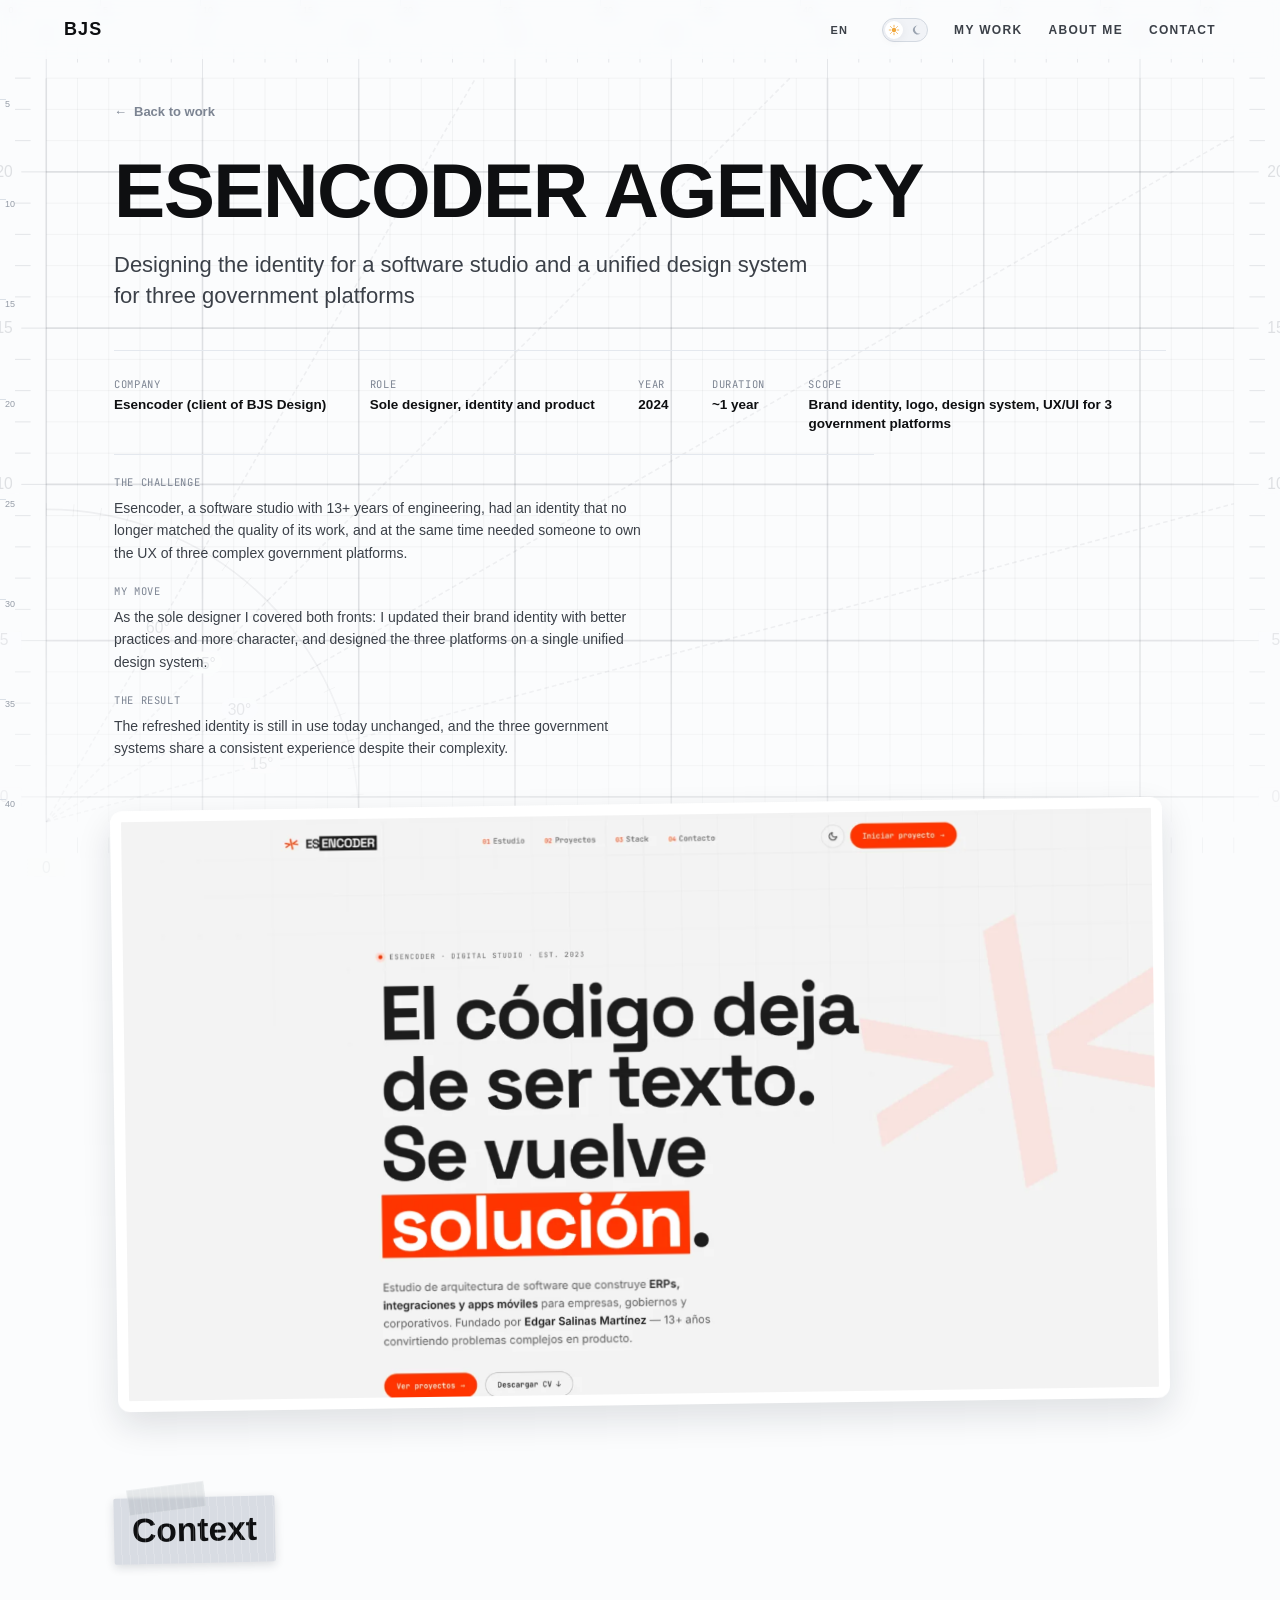
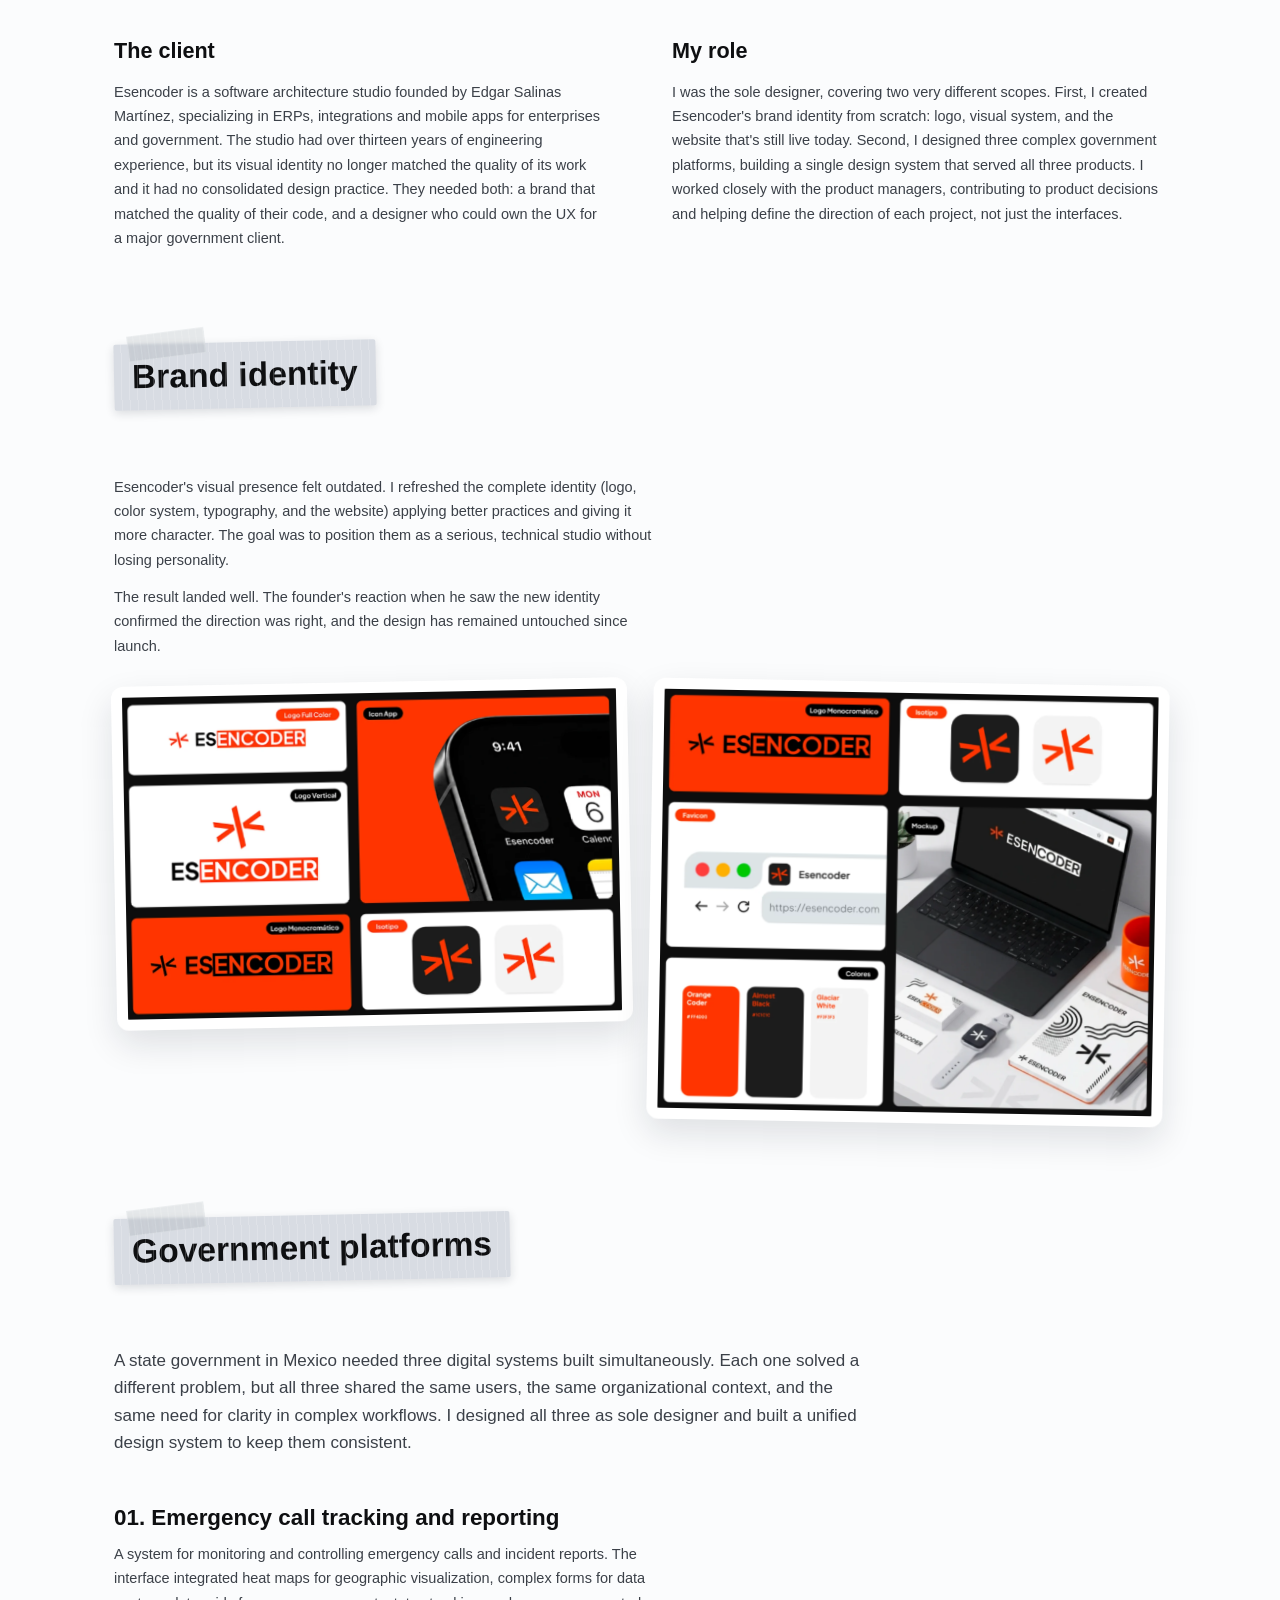
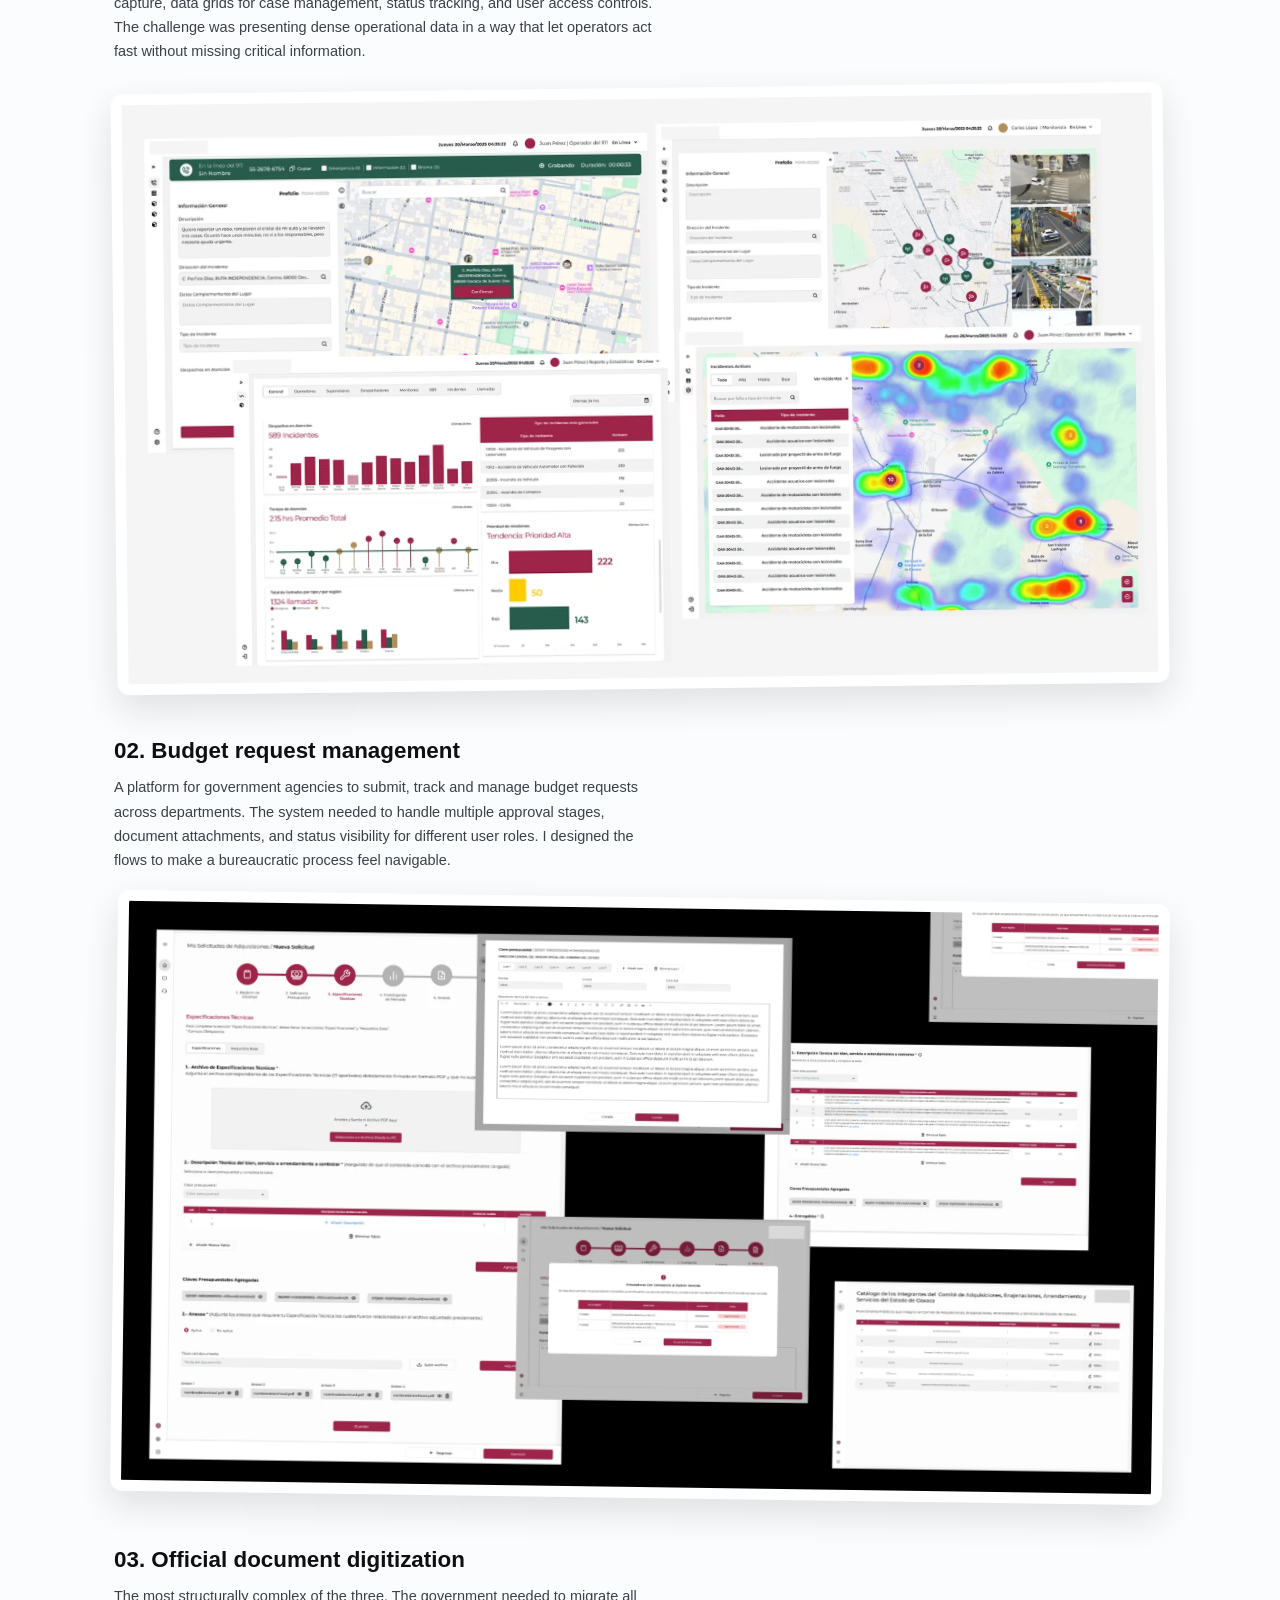
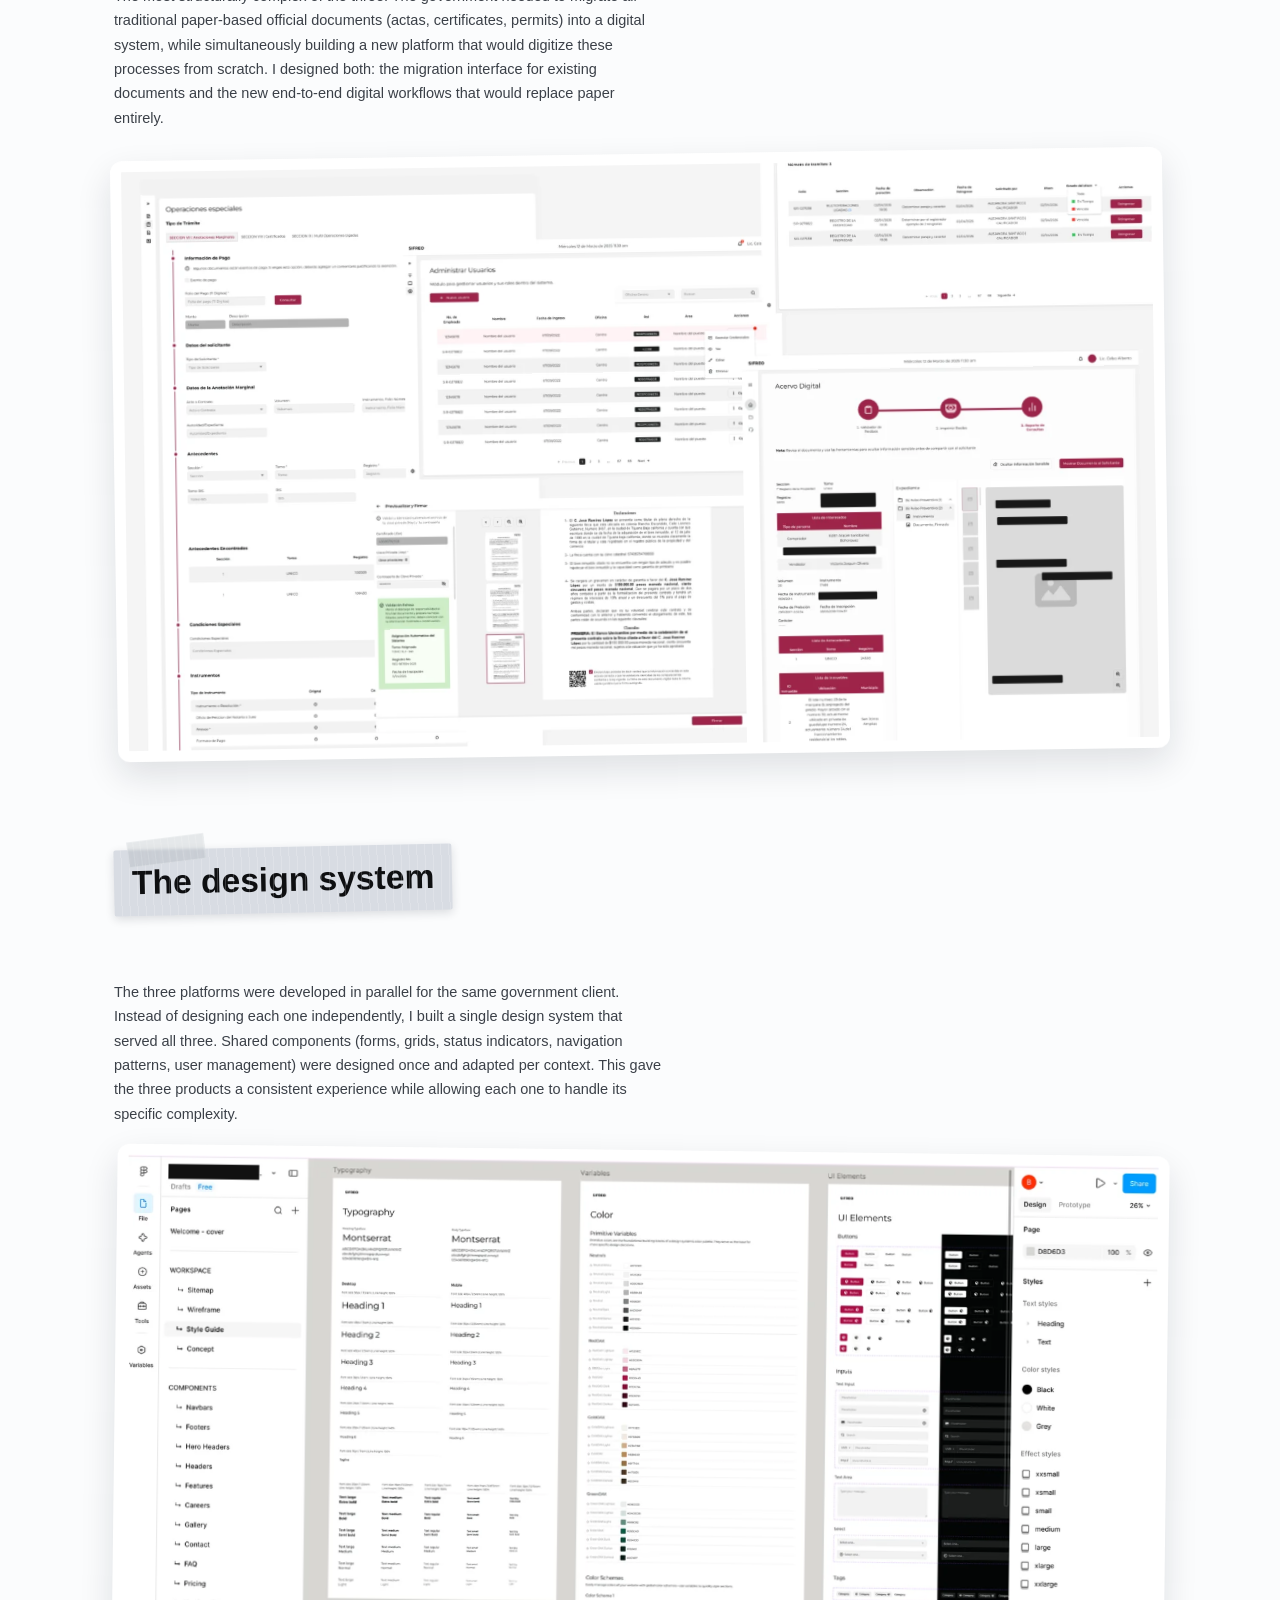
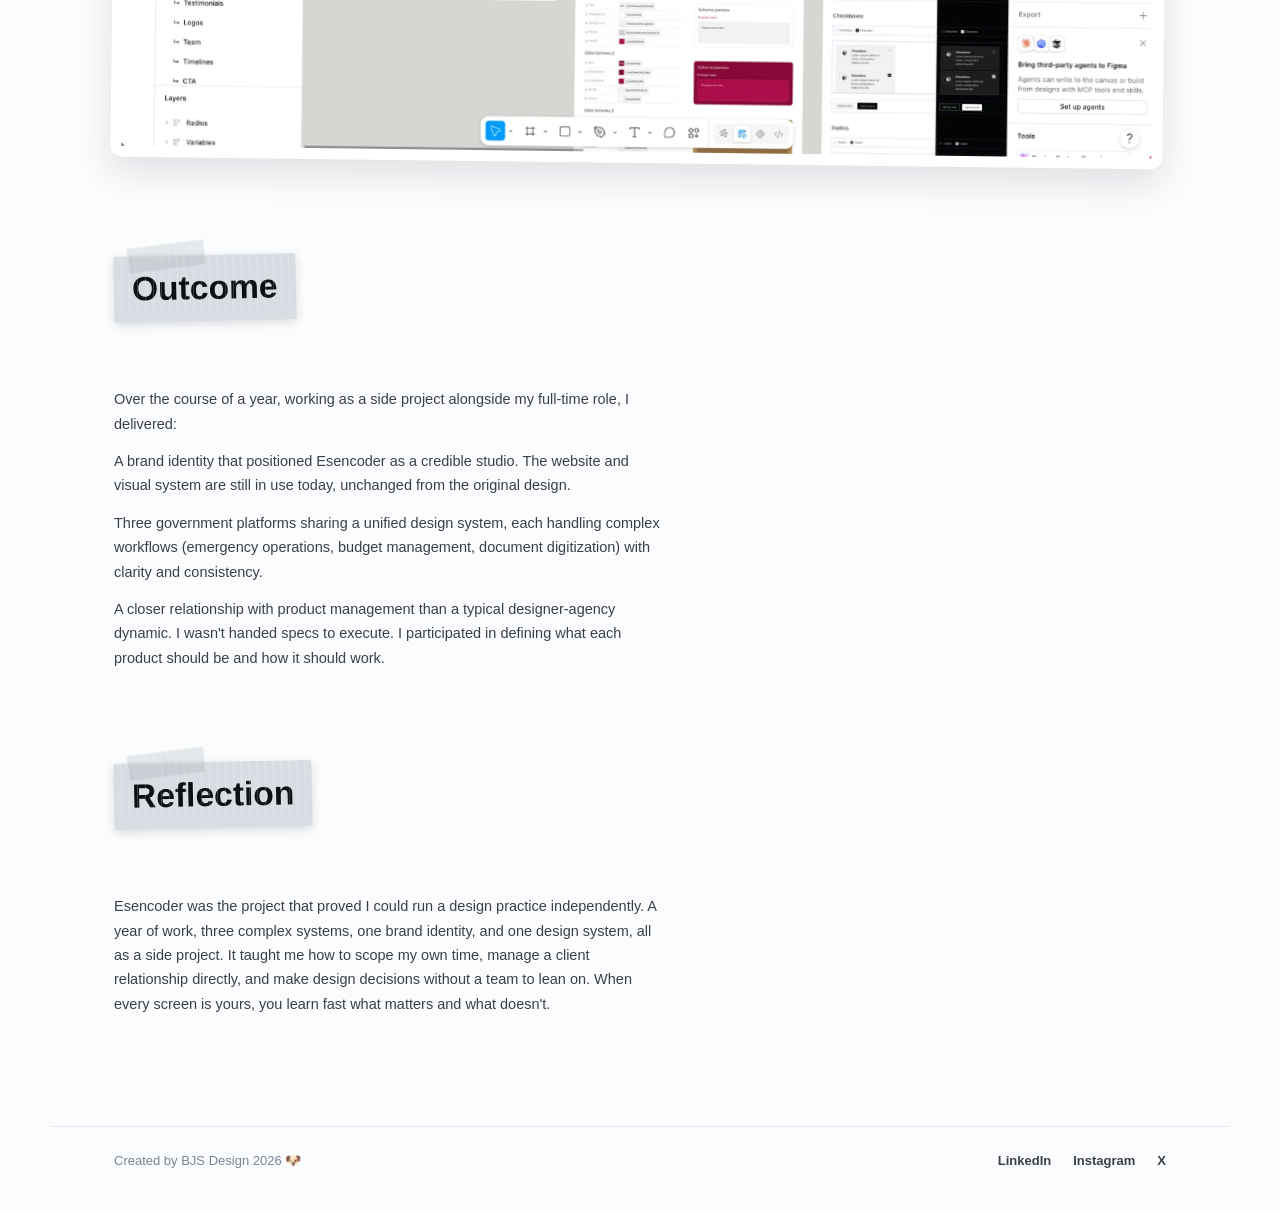
<file: work-esencoder.html>
<!DOCTYPE html>
<html lang="en">
<head>
  <meta charset="UTF-8" />
  <meta name="viewport" content="width=device-width, initial-scale=1.0" />
  <!-- Google Analytics (GA4) — deferred until first interaction / idle to keep it off the critical path -->
  <script>
    window.dataLayer = window.dataLayer || [];
    function gtag(){dataLayer.push(arguments);}
    gtag('js', new Date());
    gtag('config', 'G-72JWC0ZJKR');
    (function () {
      var loaded = false;
      function loadGA() {
        if (loaded) return; loaded = true;
        var s = document.createElement('script');
        s.async = true;
        s.src = 'https://www.googletagmanager.com/gtag/js?id=G-72JWC0ZJKR';
        document.head.appendChild(s);
      }
      ['scroll', 'mousemove', 'pointerdown', 'keydown', 'touchstart'].forEach(function (ev) {
        window.addEventListener(ev, loadGA, { once: true, passive: true });
      });
    })();
  </script>
  <title>Esencoder Agency — Brayham Jaimes</title>
  <meta name="description" content="Case study: brand identity for a software architecture studio and a unified design system for three government platforms (emergency tracking, budget management, document digitization). Identity and product design by Brayham Jaimes." />
  <!-- Open Graph / social preview -->
  <meta property="og:type" content="website" />
  <meta property="og:site_name" content="Brayham Jaimes" />
  <meta property="og:title" content="Esencoder Agency — Brayham Jaimes" />
  <meta property="og:description" content="Case study: brand identity for a software architecture studio and a unified design system for three government platforms (emergency tracking, budget management, document digitization). Identity and product design by Brayham Jaimes." />
  <meta property="og:url" content="https://brayhamjaimes.com/work-esencoder.html" />
  <meta property="og:image" content="https://brayhamjaimes.com/assets/og-preview.jpg" />
  <meta property="og:image:width" content="1200" />
  <meta property="og:image:height" content="630" />
  <meta property="og:image:alt" content="Brayham Jaimes — Building value through design" />
  <meta name="twitter:card" content="summary_large_image" />
  <meta name="twitter:title" content="Esencoder Agency — Brayham Jaimes" />
  <meta name="twitter:description" content="Case study: brand identity for a software architecture studio and a unified design system for three government platforms (emergency tracking, budget management, document digitization). Identity and product design by Brayham Jaimes." />
  <meta name="twitter:image" content="https://brayhamjaimes.com/assets/og-preview.jpg" />
  <link rel="icon" type="image/png" href="assets/favicon.png" />
  <link rel="apple-touch-icon" sizes="180x180" href="assets/apple-touch-icon.png" />
  <link rel="canonical" href="https://brayhamjaimes.com/work-esencoder.html" />
  <meta name="author" content="Brayham Jaimes" />
  <meta name="robots" content="index, follow, max-image-preview:large, max-snippet:-1" />
  <meta name="geo.region" content="MX-CMX" />
  <meta name="geo.placename" content="Mexico City" />
  <script type="application/ld+json">
  {
    "@context": "https://schema.org",
    "@graph": [
      {
        "@type": "CreativeWork",
        "@id": "https://brayhamjaimes.com/work-esencoder.html#case",
        "name": "Esencoder Agency",
        "headline": "Esencoder Agency — brand identity and a unified design system for three government platforms",
        "description": "Case study: brand identity for a software architecture studio and a unified design system for three government platforms (emergency tracking, budget management, document digitization). Identity and product design by Brayham Jaimes.",
        "url": "https://brayhamjaimes.com/work-esencoder.html",
        "image": "https://brayhamjaimes.com/assets/images/esencoder/hero.webp",
        "inLanguage": ["en", "es"],
        "dateCreated": "2024",
        "author": { "@id": "https://brayhamjaimes.com/#brayham" },
        "creator": { "@id": "https://brayhamjaimes.com/#brayham" },
        "isPartOf": { "@id": "https://brayhamjaimes.com/#website" },
        "about": ["Brand identity", "Design systems", "Government platforms", "UX Design", "Information Architecture"],
        "keywords": "brand identity, design system, government platforms, UX, Esencoder, BJS Design"
      },
      {
        "@type": "BreadcrumbList",
        "itemListElement": [
          { "@type": "ListItem", "position": 1, "name": "Home", "item": "https://brayhamjaimes.com/" },
          { "@type": "ListItem", "position": 2, "name": "Esencoder Agency", "item": "https://brayhamjaimes.com/work-esencoder.html" }
        ]
      },
      {
        "@type": "Person",
        "@id": "https://brayhamjaimes.com/#brayham",
        "name": "Brayham Jaimes",
        "jobTitle": "Senior Product Designer",
        "url": "https://brayhamjaimes.com/",
        "image": "https://brayhamjaimes.com/assets/og-preview.jpg",
        "worksFor": { "@type": "Organization", "name": "EPAM Systems" },
        "address": { "@type": "PostalAddress", "addressLocality": "Mexico City", "addressCountry": "MX" },
        "sameAs": ["https://mx.linkedin.com/in/brayhamjaimes", "https://www.instagram.com/brayhamjaimes", "https://x.com/brayhamjaimes"]
      }
    ]
  }
  </script>
  <script>
    (function () {
      try {
        var t = localStorage.getItem('bjs-theme');
        if (!t) t = window.matchMedia('(prefers-color-scheme: dark)').matches ? 'dark' : 'light';
        document.documentElement.setAttribute('data-theme', t);
      } catch (e) { document.documentElement.setAttribute('data-theme', 'light'); }
    })();
  </script>
  <link rel="preconnect" href="https://fonts.googleapis.com" />
  <link rel="preconnect" href="https://fonts.gstatic.com" crossorigin />
  <link rel="stylesheet" href="https://fonts.googleapis.com/css2?family=Caveat:wght@500;600;700&family=JetBrains+Mono:wght@400;600&display=swap" media="print" onload="this.media='all'" />
  <noscript><link rel="stylesheet" href="https://fonts.googleapis.com/css2?family=Caveat:wght@500;600;700&family=JetBrains+Mono:wght@400;600&display=swap" /></noscript>
  <link rel="preconnect" href="https://api.fontshare.com" crossorigin />
  <link rel="stylesheet" href="https://api.fontshare.com/v2/css?f[]=satoshi@400,500,600,700,800,900&display=swap" media="print" onload="this.media='all'" />
  <noscript><link rel="stylesheet" href="https://api.fontshare.com/v2/css?f[]=satoshi@400,500,600,700,800,900&display=swap" /></noscript>
  <link rel="stylesheet" href="css/styles.css?v=56" />
</head>
<body>
  <div class="grid-bg" aria-hidden="true" style="display:none"></div>
  <svg class="blueprint" viewBox="0 0 860 576" preserveAspectRatio="xMidYMid slice" aria-hidden="true"><style>.er{fill:var(--paper);stroke:none}</style><defs><clipPath id="gridClip"><rect x="50" y="50" width="760" height="476"/></clipPath></defs><path d="M 50 326 A 200 200 0 0 1 250 526" fill="none" stroke="currentColor" stroke-opacity="0.45" stroke-width="1"/><line x1="246" y1="526" x2="254" y2="526" stroke="currentColor" stroke-opacity="0.45" stroke-width="0.5"/><line x1="245.25" y1="508.92" x2="253.22" y2="508.22" stroke="currentColor" stroke-opacity="0.45" stroke-width="0.5"/><line x1="243.02" y1="491.96" x2="250.9" y2="490.58" stroke="currentColor" stroke-opacity="0.45" stroke-width="0.5"/><line x1="239.32" y1="475.27" x2="247.05" y2="473.2" stroke="currentColor" stroke-opacity="0.45" stroke-width="0.5"/><line x1="234.18" y1="458.96" x2="241.7" y2="456.23" stroke="currentColor" stroke-opacity="0.45" stroke-width="0.5"/><line x1="227.64" y1="443.17" x2="234.89" y2="439.79" stroke="currentColor" stroke-opacity="0.45" stroke-width="0.5"/><line x1="219.74" y1="428" x2="226.67" y2="424" stroke="currentColor" stroke-opacity="0.45" stroke-width="0.5"/><line x1="210.55" y1="413.58" x2="217.11" y2="408.99" stroke="currentColor" stroke-opacity="0.45" stroke-width="0.5"/><line x1="200.14" y1="400.01" x2="206.27" y2="394.87" stroke="currentColor" stroke-opacity="0.45" stroke-width="0.5"/><line x1="188.59" y1="387.41" x2="194.25" y2="381.75" stroke="currentColor" stroke-opacity="0.45" stroke-width="0.5"/><line x1="175.99" y1="375.86" x2="181.13" y2="369.73" stroke="currentColor" stroke-opacity="0.45" stroke-width="0.5"/><line x1="162.42" y1="365.45" x2="167.01" y2="358.89" stroke="currentColor" stroke-opacity="0.45" stroke-width="0.5"/><line x1="148" y1="356.26" x2="152" y2="349.33" stroke="currentColor" stroke-opacity="0.45" stroke-width="0.5"/><line x1="132.83" y1="348.36" x2="136.21" y2="341.11" stroke="currentColor" stroke-opacity="0.45" stroke-width="0.5"/><line x1="117.04" y1="341.82" x2="119.77" y2="334.3" stroke="currentColor" stroke-opacity="0.45" stroke-width="0.5"/><line x1="100.73" y1="336.68" x2="102.8" y2="328.95" stroke="currentColor" stroke-opacity="0.45" stroke-width="0.5"/><line x1="84.04" y1="332.98" x2="85.42" y2="325.1" stroke="currentColor" stroke-opacity="0.45" stroke-width="0.5"/><line x1="67.08" y1="330.75" x2="67.78" y2="322.78" stroke="currentColor" stroke-opacity="0.45" stroke-width="0.5"/><line x1="50" y1="330" x2="50" y2="322" stroke="currentColor" stroke-opacity="0.45" stroke-width="0.5"/><rect x="140.99" y="421.01" width="16" height="12" class="er" stroke="none"/><line x1="50" y1="50" x2="50" y2="526" stroke="currentColor" stroke-width="1"/><line x1="70" y1="50" x2="70" y2="526" stroke="currentColor" stroke-opacity="0.45" stroke-width="0.5"/><line x1="90" y1="50" x2="90" y2="526" stroke="currentColor" stroke-opacity="0.45" stroke-width="0.5"/><line x1="110" y1="50" x2="110" y2="526" stroke="currentColor" stroke-opacity="0.45" stroke-width="0.5"/><line x1="130" y1="50" x2="130" y2="526" stroke="currentColor" stroke-opacity="0.45" stroke-width="0.5"/><line x1="150" y1="50" x2="150" y2="526" stroke="currentColor" stroke-width="1"/><line x1="170" y1="50" x2="170" y2="526" stroke="currentColor" stroke-opacity="0.45" stroke-width="0.5"/><line x1="190" y1="50" x2="190" y2="526" stroke="currentColor" stroke-opacity="0.45" stroke-width="0.5"/><line x1="210" y1="50" x2="210" y2="526" stroke="currentColor" stroke-opacity="0.45" stroke-width="0.5"/><line x1="230" y1="50" x2="230" y2="526" stroke="currentColor" stroke-opacity="0.45" stroke-width="0.5"/><line x1="250" y1="50" x2="250" y2="526" stroke="currentColor" stroke-width="1"/><line x1="270" y1="50" x2="270" y2="526" stroke="currentColor" stroke-opacity="0.45" stroke-width="0.5"/><line x1="290" y1="50" x2="290" y2="526" stroke="currentColor" stroke-opacity="0.45" stroke-width="0.5"/><line x1="310" y1="50" x2="310" y2="526" stroke="currentColor" stroke-opacity="0.45" stroke-width="0.5"/><line x1="330" y1="50" x2="330" y2="526" stroke="currentColor" stroke-opacity="0.45" stroke-width="0.5"/><line x1="350" y1="50" x2="350" y2="526" stroke="currentColor" stroke-width="1"/><line x1="370" y1="50" x2="370" y2="526" stroke="currentColor" stroke-opacity="0.45" stroke-width="0.5"/><line x1="390" y1="50" x2="390" y2="526" stroke="currentColor" stroke-opacity="0.45" stroke-width="0.5"/><line x1="410" y1="50" x2="410" y2="526" stroke="currentColor" stroke-opacity="0.45" stroke-width="0.5"/><line x1="430" y1="50" x2="430" y2="526" stroke="currentColor" stroke-opacity="0.45" stroke-width="0.5"/><line x1="450" y1="50" x2="450" y2="526" stroke="currentColor" stroke-width="1"/><line x1="470" y1="50" x2="470" y2="526" stroke="currentColor" stroke-opacity="0.45" stroke-width="0.5"/><line x1="490" y1="50" x2="490" y2="526" stroke="currentColor" stroke-opacity="0.45" stroke-width="0.5"/><line x1="510" y1="50" x2="510" y2="526" stroke="currentColor" stroke-opacity="0.45" stroke-width="0.5"/><line x1="530" y1="50" x2="530" y2="526" stroke="currentColor" stroke-opacity="0.45" stroke-width="0.5"/><line x1="550" y1="50" x2="550" y2="526" stroke="currentColor" stroke-width="1"/><line x1="570" y1="50" x2="570" y2="526" stroke="currentColor" stroke-opacity="0.45" stroke-width="0.5"/><line x1="590" y1="50" x2="590" y2="526" stroke="currentColor" stroke-opacity="0.45" stroke-width="0.5"/><line x1="610" y1="50" x2="610" y2="526" stroke="currentColor" stroke-opacity="0.45" stroke-width="0.5"/><line x1="630" y1="50" x2="630" y2="526" stroke="currentColor" stroke-opacity="0.45" stroke-width="0.5"/><line x1="650" y1="50" x2="650" y2="526" stroke="currentColor" stroke-width="1"/><line x1="670" y1="50" x2="670" y2="526" stroke="currentColor" stroke-opacity="0.45" stroke-width="0.5"/><line x1="690" y1="50" x2="690" y2="526" stroke="currentColor" stroke-opacity="0.45" stroke-width="0.5"/><line x1="710" y1="50" x2="710" y2="526" stroke="currentColor" stroke-opacity="0.45" stroke-width="0.5"/><line x1="730" y1="50" x2="730" y2="526" stroke="currentColor" stroke-opacity="0.45" stroke-width="0.5"/><line x1="750" y1="50" x2="750" y2="526" stroke="currentColor" stroke-width="1"/><line x1="770" y1="50" x2="770" y2="526" stroke="currentColor" stroke-opacity="0.45" stroke-width="0.5"/><line x1="790" y1="50" x2="790" y2="526" stroke="currentColor" stroke-opacity="0.45" stroke-width="0.5"/><line x1="810" y1="50" x2="810" y2="526" stroke="currentColor" stroke-opacity="0.45" stroke-width="0.5"/><line x1="50" y1="50" x2="810" y2="50" stroke="currentColor" stroke-opacity="0.45" stroke-width="0.5"/><line x1="50" y1="70" x2="810" y2="70" stroke="currentColor" stroke-opacity="0.45" stroke-width="0.5"/><line x1="50" y1="90" x2="810" y2="90" stroke="currentColor" stroke-opacity="0.45" stroke-width="0.5"/><line x1="50" y1="110" x2="810" y2="110" stroke="currentColor" stroke-width="1"/><line x1="50" y1="130" x2="810" y2="130" stroke="currentColor" stroke-opacity="0.45" stroke-width="0.5"/><line x1="50" y1="150" x2="810" y2="150" stroke="currentColor" stroke-opacity="0.45" stroke-width="0.5"/><line x1="50" y1="170" x2="810" y2="170" stroke="currentColor" stroke-opacity="0.45" stroke-width="0.5"/><line x1="50" y1="190" x2="810" y2="190" stroke="currentColor" stroke-opacity="0.45" stroke-width="0.5"/><line x1="50" y1="210" x2="810" y2="210" stroke="currentColor" stroke-width="1"/><line x1="50" y1="230" x2="810" y2="230" stroke="currentColor" stroke-opacity="0.45" stroke-width="0.5"/><line x1="50" y1="250" x2="810" y2="250" stroke="currentColor" stroke-opacity="0.45" stroke-width="0.5"/><line x1="50" y1="270" x2="810" y2="270" stroke="currentColor" stroke-opacity="0.45" stroke-width="0.5"/><line x1="50" y1="290" x2="810" y2="290" stroke="currentColor" stroke-opacity="0.45" stroke-width="0.5"/><line x1="50" y1="310" x2="810" y2="310" stroke="currentColor" stroke-width="1"/><line x1="50" y1="330" x2="810" y2="330" stroke="currentColor" stroke-opacity="0.45" stroke-width="0.5"/><line x1="50" y1="350" x2="810" y2="350" stroke="currentColor" stroke-opacity="0.45" stroke-width="0.5"/><line x1="50" y1="370" x2="810" y2="370" stroke="currentColor" stroke-opacity="0.45" stroke-width="0.5"/><line x1="50" y1="390" x2="810" y2="390" stroke="currentColor" stroke-opacity="0.45" stroke-width="0.5"/><line x1="50" y1="410" x2="810" y2="410" stroke="currentColor" stroke-width="1"/><line x1="50" y1="430" x2="810" y2="430" stroke="currentColor" stroke-opacity="0.45" stroke-width="0.5"/><line x1="50" y1="450" x2="810" y2="450" stroke="currentColor" stroke-opacity="0.45" stroke-width="0.5"/><line x1="50" y1="470" x2="810" y2="470" stroke="currentColor" stroke-opacity="0.45" stroke-width="0.5"/><line x1="50" y1="490" x2="810" y2="490" stroke="currentColor" stroke-opacity="0.45" stroke-width="0.5"/><line x1="50" y1="510" x2="810" y2="510" stroke="currentColor" stroke-width="1"/><line x1="50" y1="30" x2="50" y2="50" stroke="currentColor" stroke-width="0.5"/><line x1="70" y1="30" x2="70" y2="40" stroke="currentColor" stroke-width="0.5"/><line x1="90" y1="30" x2="90" y2="40" stroke="currentColor" stroke-width="0.5"/><line x1="110" y1="30" x2="110" y2="40" stroke="currentColor" stroke-width="0.5"/><line x1="130" y1="30" x2="130" y2="40" stroke="currentColor" stroke-width="0.5"/><line x1="150" y1="30" x2="150" y2="50" stroke="currentColor" stroke-width="0.5"/><line x1="170" y1="30" x2="170" y2="40" stroke="currentColor" stroke-width="0.5"/><line x1="190" y1="30" x2="190" y2="40" stroke="currentColor" stroke-width="0.5"/><line x1="210" y1="30" x2="210" y2="40" stroke="currentColor" stroke-width="0.5"/><line x1="230" y1="30" x2="230" y2="40" stroke="currentColor" stroke-width="0.5"/><line x1="250" y1="30" x2="250" y2="50" stroke="currentColor" stroke-width="0.5"/><line x1="270" y1="30" x2="270" y2="40" stroke="currentColor" stroke-width="0.5"/><line x1="290" y1="30" x2="290" y2="40" stroke="currentColor" stroke-width="0.5"/><line x1="310" y1="30" x2="310" y2="40" stroke="currentColor" stroke-width="0.5"/><line x1="330" y1="30" x2="330" y2="40" stroke="currentColor" stroke-width="0.5"/><line x1="350" y1="30" x2="350" y2="50" stroke="currentColor" stroke-width="0.5"/><line x1="370" y1="30" x2="370" y2="40" stroke="currentColor" stroke-width="0.5"/><line x1="390" y1="30" x2="390" y2="40" stroke="currentColor" stroke-width="0.5"/><line x1="410" y1="30" x2="410" y2="40" stroke="currentColor" stroke-width="0.5"/><line x1="430" y1="30" x2="430" y2="40" stroke="currentColor" stroke-width="0.5"/><line x1="450" y1="30" x2="450" y2="50" stroke="currentColor" stroke-width="0.5"/><line x1="470" y1="30" x2="470" y2="40" stroke="currentColor" stroke-width="0.5"/><line x1="490" y1="30" x2="490" y2="40" stroke="currentColor" stroke-width="0.5"/><line x1="510" y1="30" x2="510" y2="40" stroke="currentColor" stroke-width="0.5"/><line x1="530" y1="30" x2="530" y2="40" stroke="currentColor" stroke-width="0.5"/><line x1="550" y1="30" x2="550" y2="50" stroke="currentColor" stroke-width="0.5"/><line x1="570" y1="30" x2="570" y2="40" stroke="currentColor" stroke-width="0.5"/><line x1="590" y1="30" x2="590" y2="40" stroke="currentColor" stroke-width="0.5"/><line x1="610" y1="30" x2="610" y2="40" stroke="currentColor" stroke-width="0.5"/><line x1="630" y1="30" x2="630" y2="40" stroke="currentColor" stroke-width="0.5"/><line x1="650" y1="30" x2="650" y2="50" stroke="currentColor" stroke-width="0.5"/><line x1="670" y1="30" x2="670" y2="40" stroke="currentColor" stroke-width="0.5"/><line x1="690" y1="30" x2="690" y2="40" stroke="currentColor" stroke-width="0.5"/><line x1="710" y1="30" x2="710" y2="40" stroke="currentColor" stroke-width="0.5"/><line x1="730" y1="30" x2="730" y2="40" stroke="currentColor" stroke-width="0.5"/><line x1="750" y1="30" x2="750" y2="50" stroke="currentColor" stroke-width="0.5"/><line x1="770" y1="30" x2="770" y2="40" stroke="currentColor" stroke-width="0.5"/><line x1="790" y1="30" x2="790" y2="40" stroke="currentColor" stroke-width="0.5"/><line x1="810" y1="30" x2="810" y2="40" stroke="currentColor" stroke-width="0.5"/><line x1="30" y1="50" x2="40" y2="50" stroke="currentColor" stroke-width="0.5"/><line x1="30" y1="70" x2="40" y2="70" stroke="currentColor" stroke-width="0.5"/><line x1="30" y1="90" x2="40" y2="90" stroke="currentColor" stroke-width="0.5"/><line x1="30" y1="110" x2="50" y2="110" stroke="currentColor" stroke-width="0.5"/><line x1="30" y1="130" x2="40" y2="130" stroke="currentColor" stroke-width="0.5"/><line x1="30" y1="150" x2="40" y2="150" stroke="currentColor" stroke-width="0.5"/><line x1="30" y1="170" x2="40" y2="170" stroke="currentColor" stroke-width="0.5"/><line x1="30" y1="190" x2="40" y2="190" stroke="currentColor" stroke-width="0.5"/><line x1="30" y1="210" x2="50" y2="210" stroke="currentColor" stroke-width="0.5"/><line x1="30" y1="230" x2="40" y2="230" stroke="currentColor" stroke-width="0.5"/><line x1="30" y1="250" x2="40" y2="250" stroke="currentColor" stroke-width="0.5"/><line x1="30" y1="270" x2="40" y2="270" stroke="currentColor" stroke-width="0.5"/><line x1="30" y1="290" x2="40" y2="290" stroke="currentColor" stroke-width="0.5"/><line x1="30" y1="310" x2="50" y2="310" stroke="currentColor" stroke-width="0.5"/><line x1="30" y1="330" x2="40" y2="330" stroke="currentColor" stroke-width="0.5"/><line x1="30" y1="350" x2="40" y2="350" stroke="currentColor" stroke-width="0.5"/><line x1="30" y1="370" x2="40" y2="370" stroke="currentColor" stroke-width="0.5"/><line x1="30" y1="390" x2="40" y2="390" stroke="currentColor" stroke-width="0.5"/><line x1="30" y1="410" x2="50" y2="410" stroke="currentColor" stroke-width="0.5"/><line x1="30" y1="430" x2="40" y2="430" stroke="currentColor" stroke-width="0.5"/><line x1="30" y1="450" x2="40" y2="450" stroke="currentColor" stroke-width="0.5"/><line x1="30" y1="470" x2="40" y2="470" stroke="currentColor" stroke-width="0.5"/><line x1="30" y1="490" x2="40" y2="490" stroke="currentColor" stroke-width="0.5"/><line x1="30" y1="510" x2="50" y2="510" stroke="currentColor" stroke-width="0.5"/><line x1="820" y1="50" x2="830" y2="50" stroke="currentColor" stroke-width="0.5"/><line x1="820" y1="70" x2="830" y2="70" stroke="currentColor" stroke-width="0.5"/><line x1="820" y1="90" x2="830" y2="90" stroke="currentColor" stroke-width="0.5"/><line x1="810" y1="110" x2="830" y2="110" stroke="currentColor" stroke-width="0.5"/><line x1="820" y1="130" x2="830" y2="130" stroke="currentColor" stroke-width="0.5"/><line x1="820" y1="150" x2="830" y2="150" stroke="currentColor" stroke-width="0.5"/><line x1="820" y1="170" x2="830" y2="170" stroke="currentColor" stroke-width="0.5"/><line x1="820" y1="190" x2="830" y2="190" stroke="currentColor" stroke-width="0.5"/><line x1="810" y1="210" x2="830" y2="210" stroke="currentColor" stroke-width="0.5"/><line x1="820" y1="230" x2="830" y2="230" stroke="currentColor" stroke-width="0.5"/><line x1="820" y1="250" x2="830" y2="250" stroke="currentColor" stroke-width="0.5"/><line x1="820" y1="270" x2="830" y2="270" stroke="currentColor" stroke-width="0.5"/><line x1="820" y1="290" x2="830" y2="290" stroke="currentColor" stroke-width="0.5"/><line x1="810" y1="310" x2="830" y2="310" stroke="currentColor" stroke-width="0.5"/><line x1="820" y1="330" x2="830" y2="330" stroke="currentColor" stroke-width="0.5"/><line x1="820" y1="350" x2="830" y2="350" stroke="currentColor" stroke-width="0.5"/><line x1="820" y1="370" x2="830" y2="370" stroke="currentColor" stroke-width="0.5"/><line x1="820" y1="390" x2="830" y2="390" stroke="currentColor" stroke-width="0.5"/><line x1="810" y1="410" x2="830" y2="410" stroke="currentColor" stroke-width="0.5"/><line x1="820" y1="430" x2="830" y2="430" stroke="currentColor" stroke-width="0.5"/><line x1="820" y1="450" x2="830" y2="450" stroke="currentColor" stroke-width="0.5"/><line x1="820" y1="470" x2="830" y2="470" stroke="currentColor" stroke-width="0.5"/><line x1="820" y1="490" x2="830" y2="490" stroke="currentColor" stroke-width="0.5"/><line x1="810" y1="510" x2="830" y2="510" stroke="currentColor" stroke-width="0.5"/><line x1="50" y1="526" x2="50" y2="546" stroke="currentColor" stroke-width="0.5"/><line x1="70" y1="536" x2="70" y2="546" stroke="currentColor" stroke-width="0.5"/><line x1="90" y1="536" x2="90" y2="546" stroke="currentColor" stroke-width="0.5"/><line x1="110" y1="536" x2="110" y2="546" stroke="currentColor" stroke-width="0.5"/><line x1="130" y1="536" x2="130" y2="546" stroke="currentColor" stroke-width="0.5"/><line x1="150" y1="526" x2="150" y2="546" stroke="currentColor" stroke-width="0.5"/><line x1="170" y1="536" x2="170" y2="546" stroke="currentColor" stroke-width="0.5"/><line x1="190" y1="536" x2="190" y2="546" stroke="currentColor" stroke-width="0.5"/><line x1="210" y1="536" x2="210" y2="546" stroke="currentColor" stroke-width="0.5"/><line x1="230" y1="536" x2="230" y2="546" stroke="currentColor" stroke-width="0.5"/><line x1="250" y1="526" x2="250" y2="546" stroke="currentColor" stroke-width="0.5"/><line x1="270" y1="536" x2="270" y2="546" stroke="currentColor" stroke-width="0.5"/><line x1="290" y1="536" x2="290" y2="546" stroke="currentColor" stroke-width="0.5"/><line x1="310" y1="536" x2="310" y2="546" stroke="currentColor" stroke-width="0.5"/><line x1="330" y1="536" x2="330" y2="546" stroke="currentColor" stroke-width="0.5"/><line x1="350" y1="526" x2="350" y2="546" stroke="currentColor" stroke-width="0.5"/><line x1="370" y1="536" x2="370" y2="546" stroke="currentColor" stroke-width="0.5"/><line x1="390" y1="536" x2="390" y2="546" stroke="currentColor" stroke-width="0.5"/><line x1="410" y1="536" x2="410" y2="546" stroke="currentColor" stroke-width="0.5"/><line x1="430" y1="536" x2="430" y2="546" stroke="currentColor" stroke-width="0.5"/><line x1="450" y1="526" x2="450" y2="546" stroke="currentColor" stroke-width="0.5"/><line x1="470" y1="536" x2="470" y2="546" stroke="currentColor" stroke-width="0.5"/><line x1="490" y1="536" x2="490" y2="546" stroke="currentColor" stroke-width="0.5"/><line x1="510" y1="536" x2="510" y2="546" stroke="currentColor" stroke-width="0.5"/><line x1="530" y1="536" x2="530" y2="546" stroke="currentColor" stroke-width="0.5"/><line x1="550" y1="526" x2="550" y2="546" stroke="currentColor" stroke-width="0.5"/><line x1="570" y1="536" x2="570" y2="546" stroke="currentColor" stroke-width="0.5"/><line x1="590" y1="536" x2="590" y2="546" stroke="currentColor" stroke-width="0.5"/><line x1="610" y1="536" x2="610" y2="546" stroke="currentColor" stroke-width="0.5"/><line x1="630" y1="536" x2="630" y2="546" stroke="currentColor" stroke-width="0.5"/><line x1="650" y1="526" x2="650" y2="546" stroke="currentColor" stroke-width="0.5"/><line x1="670" y1="536" x2="670" y2="546" stroke="currentColor" stroke-width="0.5"/><line x1="690" y1="536" x2="690" y2="546" stroke="currentColor" stroke-width="0.5"/><line x1="710" y1="536" x2="710" y2="546" stroke="currentColor" stroke-width="0.5"/><line x1="730" y1="536" x2="730" y2="546" stroke="currentColor" stroke-width="0.5"/><line x1="750" y1="526" x2="750" y2="546" stroke="currentColor" stroke-width="0.5"/><line x1="770" y1="536" x2="770" y2="546" stroke="currentColor" stroke-width="0.5"/><line x1="790" y1="536" x2="790" y2="546" stroke="currentColor" stroke-width="0.5"/><line x1="810" y1="536" x2="810" y2="546" stroke="currentColor" stroke-width="0.5"/><rect x="38" y="15" width="24" height="12" class="er" stroke="none"/><text x="50" y="25" text-anchor="middle" font-size="10" fill="currentColor"  font-style="normal" font-weight="400">0</text><rect x="138" y="15" width="24" height="12" class="er" stroke="none"/><text x="150" y="25" text-anchor="middle" font-size="10" fill="currentColor"  font-style="normal" font-weight="400">5</text><rect x="238" y="15" width="24" height="12" class="er" stroke="none"/><text x="250" y="25" text-anchor="middle" font-size="10" fill="currentColor"  font-style="normal" font-weight="400">10</text><rect x="338" y="15" width="24" height="12" class="er" stroke="none"/><text x="350" y="25" text-anchor="middle" font-size="10" fill="currentColor"  font-style="normal" font-weight="400">15</text><rect x="438" y="15" width="24" height="12" class="er" stroke="none"/><text x="450" y="25" text-anchor="middle" font-size="10" fill="currentColor"  font-style="normal" font-weight="400">20</text><rect x="538" y="15" width="24" height="12" class="er" stroke="none"/><text x="550" y="25" text-anchor="middle" font-size="10" fill="currentColor"  font-style="normal" font-weight="400">25</text><rect x="638" y="15" width="24" height="12" class="er" stroke="none"/><text x="650" y="25" text-anchor="middle" font-size="10" fill="currentColor"  font-style="normal" font-weight="400">30</text><rect x="738" y="15" width="24" height="12" class="er" stroke="none"/><text x="750" y="25" text-anchor="middle" font-size="10" fill="currentColor"  font-style="normal" font-weight="400">35</text><rect x="10" y="104" width="24" height="12" class="er" stroke="none"/><text x="23" y="113" text-anchor="middle" font-size="10" fill="currentColor"  font-style="normal" font-weight="400">20</text><rect x="10" y="204" width="24" height="12" class="er" stroke="none"/><text x="23" y="213" text-anchor="middle" font-size="10" fill="currentColor"  font-style="normal" font-weight="400">15</text><rect x="10" y="304" width="24" height="12" class="er" stroke="none"/><text x="23" y="313" text-anchor="middle" font-size="10" fill="currentColor"  font-style="normal" font-weight="400">10</text><rect x="10" y="404" width="24" height="12" class="er" stroke="none"/><text x="23" y="413" text-anchor="middle" font-size="10" fill="currentColor"  font-style="normal" font-weight="400">5</text><rect x="10" y="504" width="24" height="12" class="er" stroke="none"/><text x="23" y="513" text-anchor="middle" font-size="10" fill="currentColor"  font-style="normal" font-weight="400">0</text><rect x="826" y="104" width="24" height="12" class="er" stroke="none"/><text x="837" y="113" text-anchor="middle" font-size="10" fill="currentColor"  font-style="normal" font-weight="400">20</text><rect x="826" y="204" width="24" height="12" class="er" stroke="none"/><text x="837" y="213" text-anchor="middle" font-size="10" fill="currentColor"  font-style="normal" font-weight="400">15</text><rect x="826" y="304" width="24" height="12" class="er" stroke="none"/><text x="837" y="313" text-anchor="middle" font-size="10" fill="currentColor"  font-style="normal" font-weight="400">10</text><rect x="826" y="404" width="24" height="12" class="er" stroke="none"/><text x="837" y="413" text-anchor="middle" font-size="10" fill="currentColor"  font-style="normal" font-weight="400">5</text><rect x="826" y="504" width="24" height="12" class="er" stroke="none"/><text x="837" y="513" text-anchor="middle" font-size="10" fill="currentColor"  font-style="normal" font-weight="400">0</text><rect x="38" y="549" width="24" height="12" class="er" stroke="none"/><text x="50" y="559" text-anchor="middle" font-size="10" fill="currentColor"  font-style="normal" font-weight="400">0</text><rect x="138" y="549" width="24" height="12" class="er" stroke="none"/><text x="150" y="559" text-anchor="middle" font-size="10" fill="currentColor"  font-style="normal" font-weight="400">5</text><rect x="238" y="549" width="24" height="12" class="er" stroke="none"/><text x="250" y="559" text-anchor="middle" font-size="10" fill="currentColor"  font-style="normal" font-weight="400">10</text><rect x="338" y="549" width="24" height="12" class="er" stroke="none"/><text x="350" y="559" text-anchor="middle" font-size="10" fill="currentColor"  font-style="normal" font-weight="400">15</text><rect x="438" y="549" width="24" height="12" class="er" stroke="none"/><text x="450" y="559" text-anchor="middle" font-size="10" fill="currentColor"  font-style="normal" font-weight="400">20</text><rect x="538" y="549" width="24" height="12" class="er" stroke="none"/><text x="550" y="559" text-anchor="middle" font-size="10" fill="currentColor"  font-style="normal" font-weight="400">25</text><rect x="638" y="549" width="24" height="12" class="er" stroke="none"/><text x="650" y="559" text-anchor="middle" font-size="10" fill="currentColor"  font-style="normal" font-weight="400">30</text><rect x="738" y="549" width="24" height="12" class="er" stroke="none"/><text x="750" y="559" text-anchor="middle" font-size="10" fill="currentColor"  font-style="normal" font-weight="400">35</text><line x1="50" y1="526" x2="810" y2="322.36" stroke="currentColor" stroke-opacity="0.45" stroke-width="1" stroke-dasharray="3,2"/><rect x="175.93" y="481.04" width="24" height="14" rx="7" ry="7" class="er" stroke="none"/><text x="187.93" y="492.04" text-anchor="middle" font-size="10" fill="currentColor"  font-style="normal" font-weight="400">15<!-- -->&#176;</text><line x1="50" y1="526" x2="810" y2="87.21" stroke="currentColor" stroke-opacity="0.45" stroke-width="1" stroke-dasharray="3,2"/><rect x="161.67" y="446.6" width="24" height="14" rx="7" ry="7" class="er" stroke="none"/><text x="173.67" y="457.6" text-anchor="middle" font-size="10" fill="currentColor"  font-style="normal" font-weight="400">30<!-- -->&#176;</text><line x1="50" y1="526" x2="526" y2="50" stroke="currentColor" stroke-opacity="0.45" stroke-width="1" stroke-dasharray="3,2"/><rect x="138.97" y="417.03" width="24" height="14" rx="7" ry="7" class="er" stroke="none"/><text x="150.97" y="428.03" text-anchor="middle" font-size="10" fill="currentColor"  font-style="normal" font-weight="400">45<!-- -->&#176;</text><line x1="50" y1="526" x2="324.82" y2="50" stroke="currentColor" stroke-opacity="0.45" stroke-width="1" stroke-dasharray="3,2"/><rect x="109.4" y="394.33" width="24" height="14" rx="7" ry="7" class="er" stroke="none"/><text x="121.4" y="405.33" text-anchor="middle" font-size="10" fill="currentColor"  font-style="normal" font-weight="400">60<!-- -->&#176;</text></svg>
  <div class="ruler ruler--top" id="rulerTop" aria-hidden="true"></div>
  <div class="ruler ruler--left" id="rulerLeft" aria-hidden="true"></div>
  <div class="ruler ruler--corner" aria-hidden="true">0</div>

  <!-- NAV -->
  <header class="nav" id="top">
    <a class="nav__brand" href="index.html" aria-label="Brayham Jaimes — home">BJS</a>
    <button class="nav__burger" id="navBurger" aria-label="Menu" aria-expanded="false" aria-controls="navLinks">
      <span></span><span></span><span></span>
    </button>
    <nav class="nav__links" id="navLinks" aria-label="Primary">
      <div class="nav__menu-row">
        <button class="chip-toggle" id="langToggle" aria-label="Change language / Cambiar idioma" title="EN / ES">EN</button>
        <button class="theme-toggle" id="themeToggle" role="switch" aria-checked="false" aria-label="Toggle dark mode">
          <span class="theme-toggle__track">
            <svg class="theme-toggle__icon theme-toggle__icon--sun" viewBox="0 0 24 24" width="12" height="12" aria-hidden="true"><circle cx="12" cy="12" r="4.5" fill="currentColor"/><g stroke="currentColor" stroke-width="1.6" stroke-linecap="round"><path d="M12 2.5v3M12 18.5v3M2.5 12h3M18.5 12h3M5 5l2 2M17 17l2 2M19 5l-2 2M7 17l-2 2"/></g></svg>
            <svg class="theme-toggle__icon theme-toggle__icon--moon" viewBox="0 0 24 24" width="12" height="12" aria-hidden="true"><path fill="currentColor" d="M15 3a9 9 0 1 0 6 15.5A7.5 7.5 0 0 1 15 3z"/></svg>
            <span class="theme-toggle__thumb"></span>
          </span>
        </button>
      </div>
      <a href="index.html#work" class="nav__item">
        <span class="nav__label" data-en="MY WORK" data-es="MI TRABAJO">MY WORK</span>
      </a>
      <a href="about.html" class="nav__item">
        <span class="nav__label" data-en="ABOUT ME" data-es="SOBRE MÍ">ABOUT ME</span>
      </a>
      <a href="index.html#contact" class="nav__item">
        <span class="nav__label" data-en="CONTACT" data-es="CONTACTO">CONTACT</span>
      </a>
    </nav>
  </header>

  <main>
    <article class="case">
      <a class="case-back" href="index.html#work"><span aria-hidden="true">←</span> <span data-en="Back to work" data-es="Volver al trabajo">Back to work</span></a>

      <!-- HERO -->
      <section class="case-hero reveal">
        <h1 class="case-hero__title">Esencoder Agency</h1>
        <p class="case-hero__tag" data-en="Designing the identity for a software studio and a unified design system for three government platforms" data-es="Diseñando la identidad de un estudio de software y un design system unificado para tres plataformas de gobierno">Designing the identity for a software studio and a unified design system for three government platforms</p>

        <div class="case-meta">
          <div class="case-meta__item"><span class="case-meta__k" data-en="Company" data-es="Empresa">Company</span><span class="case-meta__v" data-en="Esencoder (client of BJS Design)" data-es="Esencoder (cliente de BJS Design)">Esencoder (client of BJS Design)</span></div>
          <div class="case-meta__item"><span class="case-meta__k" data-en="Role" data-es="Rol">Role</span><span class="case-meta__v" data-en="Sole designer, identity and product" data-es="Único designer, identidad y producto">Sole designer, identity and product</span></div>
          <div class="case-meta__item"><span class="case-meta__k" data-en="Year" data-es="Año">Year</span><span class="case-meta__v" data-en="2024" data-es="2024">2024</span></div>
          <div class="case-meta__item"><span class="case-meta__k" data-en="Duration" data-es="Duración">Duration</span><span class="case-meta__v" data-en="~1 year" data-es="~1 año">~1 year</span></div>
          <div class="case-meta__item"><span class="case-meta__k" data-en="Scope" data-es="Alcance">Scope</span><span class="case-meta__v" data-en="Brand identity, logo, design system, UX/UI for 3 government platforms" data-es="Identidad de marca, logo, design system, UX/UI para 3 plataformas de gobierno">Brand identity, logo, design system, UX/UI for 3 government platforms</span></div>
        </div>

        <div class="case-summary">
          <div class="case-summary__row">
            <span class="case-summary__k" data-en="The challenge" data-es="El reto">The challenge</span>
            <p class="case-summary__v" data-en="Esencoder, a software studio with 13+ years of engineering, had an identity that no longer matched the quality of its work, and at the same time needed someone to own the UX of three complex government platforms." data-es="Esencoder, un estudio de software con 13+ años de ingeniería, tenía una identidad que ya no estaba a la altura de su trabajo, y al mismo tiempo necesitaba a alguien dueño del UX de tres plataformas de gobierno complejas.">Esencoder, a software studio with 13+ years of engineering, had an identity that no longer matched the quality of its work, and at the same time needed someone to own the UX of three complex government platforms.</p>
          </div>
          <div class="case-summary__row">
            <span class="case-summary__k" data-en="My move" data-es="Lo que hice">My move</span>
            <p class="case-summary__v" data-en="As the sole designer I covered both fronts: I updated their brand identity with better practices and more character, and designed the three platforms on a single unified design system." data-es="Como único diseñador cubrí ambos frentes: actualicé su identidad de marca con mejores prácticas y más carácter, y diseñé las tres plataformas sobre un solo design system unificado.">As the sole designer I covered both fronts: I updated their brand identity with better practices and more character, and designed the three platforms on a single unified design system.</p>
          </div>
          <div class="case-summary__row">
            <span class="case-summary__k" data-en="The result" data-es="El resultado">The result</span>
            <p class="case-summary__v" data-en="The refreshed identity is still in use today unchanged, and the three government systems share a consistent experience despite their complexity." data-es="La identidad renovada sigue en uso hoy sin cambios, y los tres sistemas comparten una experiencia consistente pese a su complejidad.">The refreshed identity is still in use today unchanged, and the three government systems share a consistent experience despite their complexity.</p>
          </div>
        </div>

        <img class="shot shot--hero" style="--shot-rot:-0.8deg" src="assets/images/esencoder/hero.webp" alt="esencoder.com landing — El código deja de ser texto. Se vuelve solución." loading="lazy" />
      </section>

      <!-- CONTEXT -->
      <section class="reveal">
        <span class="sec-tag"><span class="tape tape--tl"></span><span data-en="Context" data-es="Contexto">Context</span></span>
        <div class="case-cols">
          <div class="case-col">
            <h3 data-en="The client" data-es="El cliente">The client</h3>
            <p data-en="Esencoder is a software architecture studio founded by Edgar Salinas Martínez, specializing in ERPs, integrations and mobile apps for enterprises and government. The studio had over thirteen years of engineering experience, but its visual identity no longer matched the quality of its work and it had no consolidated design practice. They needed both: a brand that matched the quality of their code, and a designer who could own the UX for a major government client." data-es="Esencoder es un estudio de arquitectura de software fundado por Edgar Salinas Martínez, especializado en ERPs, integraciones y apps móviles para empresas y gobierno. El estudio tenía más de trece años de experiencia en ingeniería, pero su identidad visual ya no estaba a la altura de su trabajo y no tenían una práctica de diseño consolidada. Necesitaban las dos cosas: una marca a la altura de la calidad de su código y un designer que pudiera ser dueño del UX para un cliente de gobierno importante.">Esencoder is a software architecture studio founded by Edgar Salinas Martínez, specializing in ERPs, integrations and mobile apps for enterprises and government. The studio had over thirteen years of engineering experience, but its visual identity no longer matched the quality of its work and it had no consolidated design practice. They needed both: a brand that matched the quality of their code, and a designer who could own the UX for a major government client.</p>
          </div>
          <div class="case-col">
            <h3 data-en="My role" data-es="Mi rol">My role</h3>
            <p data-en="I was the sole designer, covering two very different scopes. First, I created Esencoder's brand identity from scratch: logo, visual system, and the website that's still live today. Second, I designed three complex government platforms, building a single design system that served all three products. I worked closely with the product managers, contributing to product decisions and helping define the direction of each project, not just the interfaces." data-es="Fui el único designer, cubriendo dos alcances muy distintos. Primero, creé la identidad de marca de Esencoder desde cero: logo, sistema visual y el sitio web que sigue en línea hoy. Segundo, diseñé tres plataformas de gobierno complejas, construyendo un solo design system que servía a los tres productos. Trabajé de cerca con los product managers, contribuyendo a las decisiones de producto y ayudando a definir la dirección de cada proyecto, no solo las interfaces.">I was the sole designer, covering two very different scopes. First, I created Esencoder's brand identity from scratch: logo, visual system, and the website that's still live today. Second, I designed three complex government platforms, building a single design system that served all three products. I worked closely with the product managers, contributing to product decisions and helping define the direction of each project, not just the interfaces.</p>
          </div>
        </div>
      </section>

      <!-- BRAND IDENTITY -->
      <section class="reveal">
        <span class="sec-tag"><span class="tape tape--tl"></span><span data-en="Brand identity" data-es="Identidad de marca">Brand identity</span></span>
        <p class="case-body" style="margin-top:clamp(16px,2.5vw,24px)" data-en="Esencoder's visual presence felt outdated. I refreshed the complete identity (logo, color system, typography, and the website) applying better practices and giving it more character. The goal was to position them as a serious, technical studio without losing personality." data-es="La presencia visual de Esencoder se sentía desactualizada. Renové la identidad completa (logo, sistema de color, tipografía y el sitio web) aplicando mejores prácticas y dándole más carácter. El objetivo era posicionarlos como un estudio serio y técnico sin perder personalidad.">Esencoder's visual presence felt outdated. I refreshed the complete identity (logo, color system, typography, and the website) applying better practices and giving it more character. The goal was to position them as a serious, technical studio without losing personality.</p>
        <p class="case-body" data-en="The result landed well. The founder's reaction when he saw the new identity confirmed the direction was right, and the design has remained untouched since launch." data-es="El resultado cayó bien. La reacción del fundador al ver la nueva identidad confirmó que la dirección era la correcta, y el diseño ha permanecido intacto desde el lanzamiento.">The result landed well. The founder's reaction when he saw the new identity confirmed the direction was right, and the design has remained untouched since launch.</p>
        <div class="ph-pair">
          <img class="shot" style="--shot-rot:-1.1deg" src="assets/images/esencoder/logo.webp" alt="Esencoder logo in different contexts: full color, vertical, app icon, isotype" loading="lazy" />
          <img class="shot" style="--shot-rot:1deg" src="assets/images/esencoder/site.webp" alt="Esencoder brand system — favicon, color palette and mockups" loading="lazy" />
        </div>
      </section>

      <!-- GOVERNMENT PLATFORMS -->
      <section class="reveal">
        <span class="sec-tag"><span class="tape tape--tl"></span><span data-en="Government platforms" data-es="Plataformas de gobierno">Government platforms</span></span>
        <p class="case-lead" data-en="A state government in Mexico needed three digital systems built simultaneously. Each one solved a different problem, but all three shared the same users, the same organizational context, and the same need for clarity in complex workflows. I designed all three as sole designer and built a unified design system to keep them consistent." data-es="Un gobierno estatal en México necesitaba tres sistemas digitales construidos de forma simultánea. Cada uno resolvía un problema distinto, pero los tres compartían los mismos usuarios, el mismo contexto organizacional y la misma necesidad de claridad en flujos complejos. Diseñé los tres como único designer y construí un design system unificado para mantenerlos consistentes.">A state government in Mexico needed three digital systems built simultaneously. Each one solved a different problem, but all three shared the same users, the same organizational context, and the same need for clarity in complex workflows. I designed all three as sole designer and built a unified design system to keep them consistent.</p>

        <h3 class="case-sub" data-en="01. Emergency call tracking and reporting" data-es="01. Seguimiento y reporte de llamadas de emergencia">01. Emergency call tracking and reporting</h3>
        <p class="case-body" data-en="A system for monitoring and controlling emergency calls and incident reports. The interface integrated heat maps for geographic visualization, complex forms for data capture, data grids for case management, status tracking, and user access controls. The challenge was presenting dense operational data in a way that let operators act fast without missing critical information." data-es="Un sistema para monitorear y controlar llamadas de emergencia y reportes de incidentes. La interfaz integraba heat maps para visualización geográfica, formularios complejos para captura de datos, data grids para gestión de casos, seguimiento de estatus y controles de acceso de usuarios. El reto era presentar datos operativos densos de forma que los operadores pudieran actuar rápido sin perder información crítica.">A system for monitoring and controlling emergency calls and incident reports. The interface integrated heat maps for geographic visualization, complex forms for data capture, data grids for case management, status tracking, and user access controls. The challenge was presenting dense operational data in a way that let operators act fast without missing critical information.</p>
        <img class="shot case-section-media" style="--shot-rot:-0.7deg" src="assets/images/esencoder/gov-emergency.webp" alt="Emergency call tracking platform — heat map, report detail and grid views" loading="lazy" />

        <h3 class="case-sub" data-en="02. Budget request management" data-es="02. Gestión de solicitudes de presupuesto">02. Budget request management</h3>
        <p class="case-body" data-en="A platform for government agencies to submit, track and manage budget requests across departments. The system needed to handle multiple approval stages, document attachments, and status visibility for different user roles. I designed the flows to make a bureaucratic process feel navigable." data-es="Una plataforma para que las dependencias de gobierno enviaran, dieran seguimiento y gestionaran solicitudes de presupuesto entre departamentos. El sistema necesitaba manejar múltiples etapas de aprobación, archivos adjuntos y visibilidad de estatus para distintos roles de usuario. Diseñé los flujos para que un proceso burocrático se sintiera navegable.">A platform for government agencies to submit, track and manage budget requests across departments. The system needed to handle multiple approval stages, document attachments, and status visibility for different user roles. I designed the flows to make a bureaucratic process feel navigable.</p>
        <img class="shot case-section-media" style="--shot-rot:0.8deg" src="assets/images/esencoder/gov-budget.webp" alt="Budget request management platform — dashboard and approval flow" loading="lazy" />

        <h3 class="case-sub" data-en="03. Official document digitization" data-es="03. Digitalización de documentos oficiales">03. Official document digitization</h3>
        <p class="case-body" data-en="The most structurally complex of the three. The government needed to migrate all traditional paper-based official documents (actas, certificates, permits) into a digital system, while simultaneously building a new platform that would digitize these processes from scratch. I designed both: the migration interface for existing documents and the new end-to-end digital workflows that would replace paper entirely." data-es="La más compleja estructuralmente de las tres. El gobierno necesitaba migrar todos los documentos oficiales tradicionales en papel (actas, certificados, permisos) a un sistema digital, mientras construía en paralelo una nueva plataforma que digitalizara estos procesos desde cero. Diseñé ambas cosas: la interfaz de migración para los documentos existentes y los nuevos flujos digitales de punta a punta que reemplazarían al papel por completo.">The most structurally complex of the three. The government needed to migrate all traditional paper-based official documents (actas, certificates, permits) into a digital system, while simultaneously building a new platform that would digitize these processes from scratch. I designed both: the migration interface for existing documents and the new end-to-end digital workflows that would replace paper entirely.</p>
        <img class="shot case-section-media" style="--shot-rot:-0.8deg" src="assets/images/esencoder/gov-documents.webp" alt="Document digitization platform — archive, digital form and tracking views" loading="lazy" />
      </section>

      <!-- DESIGN SYSTEM -->
      <section class="reveal">
        <span class="sec-tag"><span class="tape tape--tl"></span><span data-en="The design system" data-es="El design system">The design system</span></span>
        <p class="case-body" style="margin-top:clamp(16px,2.5vw,24px)" data-en="The three platforms were developed in parallel for the same government client. Instead of designing each one independently, I built a single design system that served all three. Shared components (forms, grids, status indicators, navigation patterns, user management) were designed once and adapted per context. This gave the three products a consistent experience while allowing each one to handle its specific complexity." data-es="Las tres plataformas se desarrollaron en paralelo para el mismo cliente de gobierno. En lugar de diseñar cada una de forma independiente, construí un solo design system que servía a las tres. Los componentes compartidos (formularios, grids, indicadores de estatus, patrones de navegación, gestión de usuarios) se diseñaron una vez y se adaptaron según el contexto. Esto le dio a los tres productos una experiencia consistente mientras cada uno manejaba su complejidad específica.">The three platforms were developed in parallel for the same government client. Instead of designing each one independently, I built a single design system that served all three. Shared components (forms, grids, status indicators, navigation patterns, user management) were designed once and adapted per context. This gave the three products a consistent experience while allowing each one to handle its specific complexity.</p>
        <img class="shot case-section-media" style="--shot-rot:0.7deg" src="assets/images/esencoder/design-system.webp" alt="Esencoder unified design system — shared components" loading="lazy" />
      </section>

      <!-- OUTCOME -->
      <section class="reveal case-final">
        <span class="sec-tag"><span class="tape tape--tl"></span><span data-en="Outcome" data-es="Resultado">Outcome</span></span>
        <p class="case-body" style="margin-top:clamp(16px,2.5vw,24px)" data-en="Over the course of a year, working as a side project alongside my full-time role, I delivered:" data-es="A lo largo de un año, trabajando como proyecto paralelo junto a mi rol de tiempo completo, entregué:">Over the course of a year, working as a side project alongside my full-time role, I delivered:</p>
        <p class="case-body" data-en="A brand identity that positioned Esencoder as a credible studio. The website and visual system are still in use today, unchanged from the original design." data-es="Una identidad de marca que posicionó a Esencoder como un estudio creíble. El sitio web y el sistema visual siguen en uso hoy, sin cambios respecto al diseño original.">A brand identity that positioned Esencoder as a credible studio. The website and visual system are still in use today, unchanged from the original design.</p>
        <p class="case-body" data-en="Three government platforms sharing a unified design system, each handling complex workflows (emergency operations, budget management, document digitization) with clarity and consistency." data-es="Tres plataformas de gobierno compartiendo un design system unificado, cada una manejando flujos complejos (operaciones de emergencia, gestión de presupuesto, digitalización de documentos) con claridad y consistencia.">Three government platforms sharing a unified design system, each handling complex workflows (emergency operations, budget management, document digitization) with clarity and consistency.</p>
        <p class="case-body" data-en="A closer relationship with product management than a typical designer-agency dynamic. I wasn't handed specs to execute. I participated in defining what each product should be and how it should work." data-es="Una relación más cercana con product management que la dinámica típica de designer-agencia. No me pasaron specs para ejecutar. Participé en definir qué debía ser cada producto y cómo debía funcionar.">A closer relationship with product management than a typical designer-agency dynamic. I wasn't handed specs to execute. I participated in defining what each product should be and how it should work.</p>
      </section>

      <!-- REFLECTION -->
      <section class="reveal case-final">
        <span class="sec-tag"><span class="tape tape--tl"></span><span data-en="Reflection" data-es="Reflexión">Reflection</span></span>
        <p class="case-body" style="margin-top:clamp(16px,2.5vw,24px)" data-en="Esencoder was the project that proved I could run a design practice independently. A year of work, three complex systems, one brand identity, and one design system, all as a side project. It taught me how to scope my own time, manage a client relationship directly, and make design decisions without a team to lean on. When every screen is yours, you learn fast what matters and what doesn't." data-es="Esencoder fue el proyecto que comprobó que podía llevar una práctica de diseño de forma independiente. Un año de trabajo, tres sistemas complejos, una identidad de marca y un design system, todo como proyecto paralelo. Me enseñó a dimensionar mi propio tiempo, gestionar una relación con el cliente directamente y tomar decisiones de diseño sin un equipo en el cual apoyarme. Cuando cada pantalla es tuya, aprendes rápido qué importa y qué no.">Esencoder was the project that proved I could run a design practice independently. A year of work, three complex systems, one brand identity, and one design system, all as a side project. It taught me how to scope my own time, manage a client relationship directly, and make design decisions without a team to lean on. When every screen is yours, you learn fast what matters and what doesn't.</p>
      </section>
    </article>
  </main>

  <!-- FOOTER -->
  <footer class="foot">
    <span class="foot__made" data-en="Created by BJS Design 2026 🐶" data-es="Hecho por BJS Design 2026 🐶">Created by BJS Design 2026 🐶</span>
    <nav class="foot__links" aria-label="Social">
      <a href="https://mx.linkedin.com/in/brayhamjaimes" target="_blank" rel="noopener noreferrer">LinkedIn</a>
      <a href="https://www.instagram.com/brayhamjaimes" target="_blank" rel="noopener noreferrer">Instagram</a>
      <a href="https://x.com/brayhamjaimes" target="_blank" rel="noopener noreferrer">X</a>
    </nav>
  </footer>

  <script defer src="js/main.js?v=24"></script>
</body>
</html>
</file>
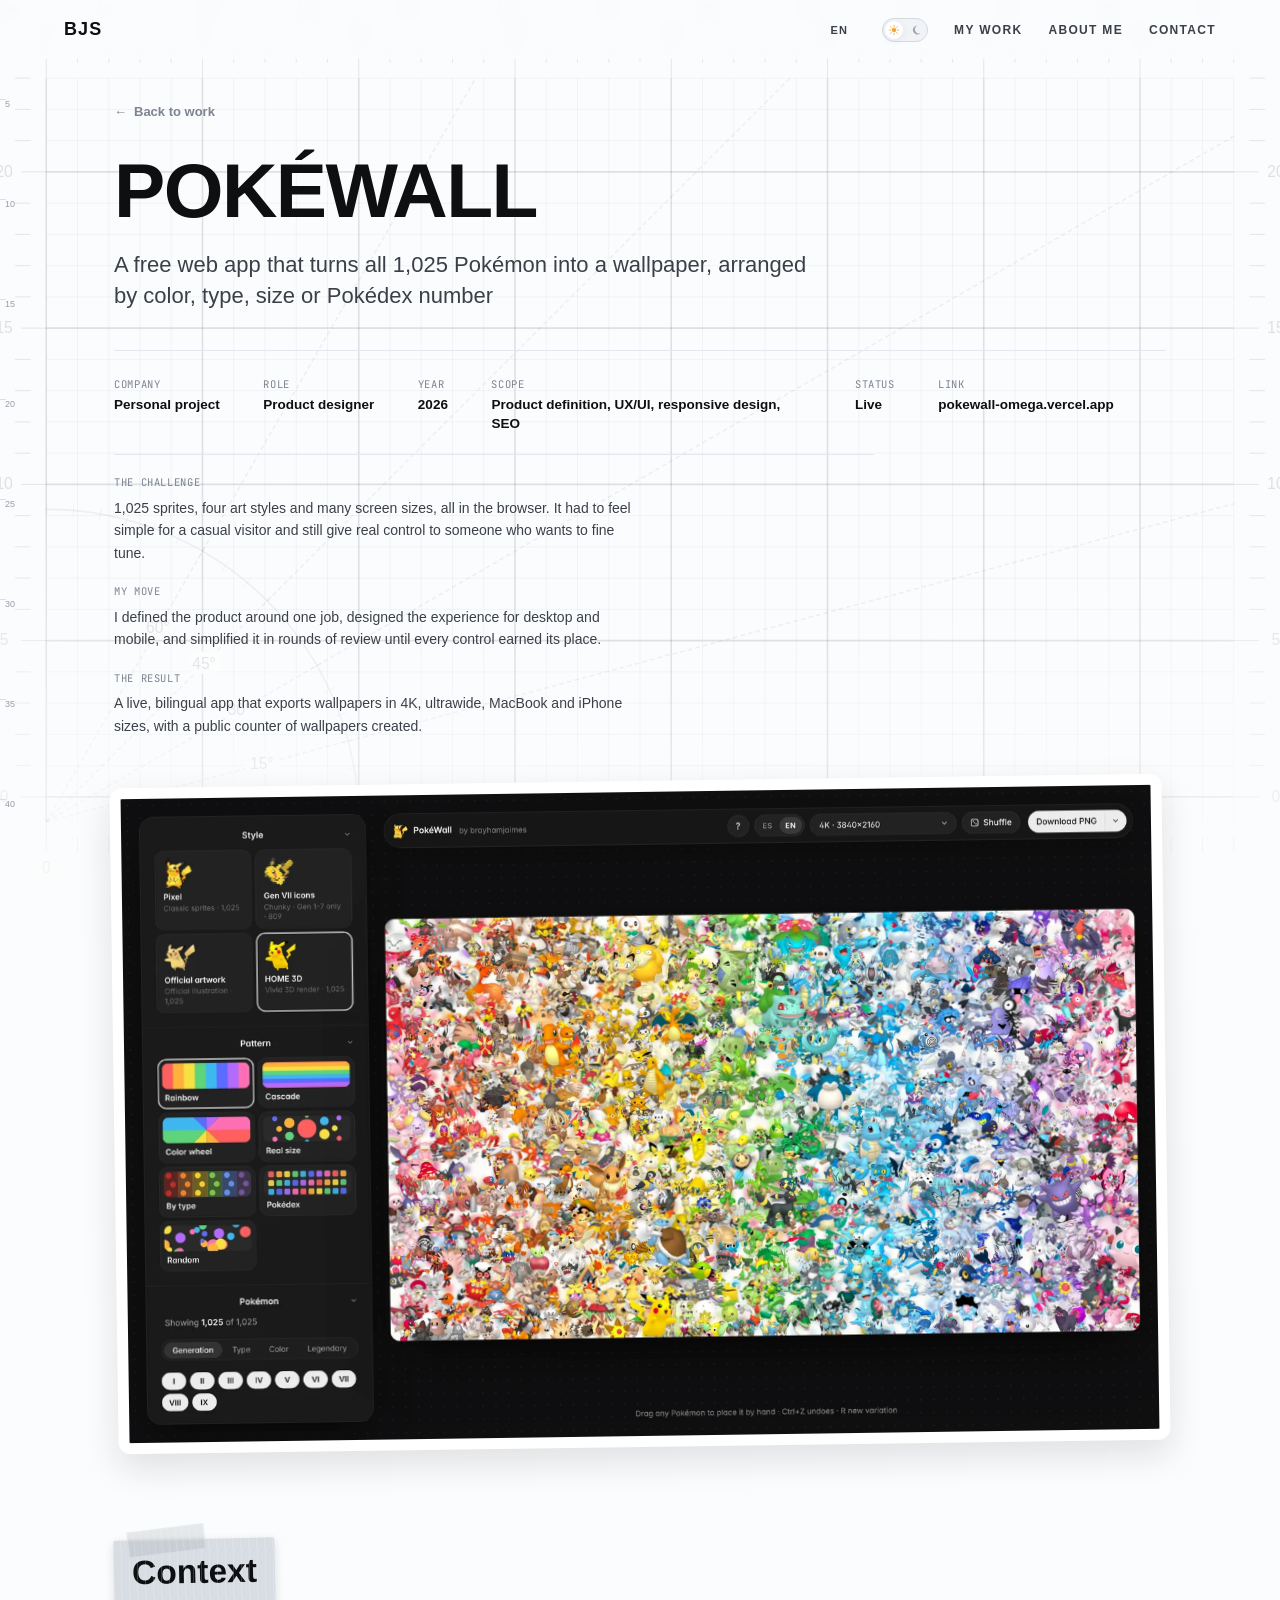
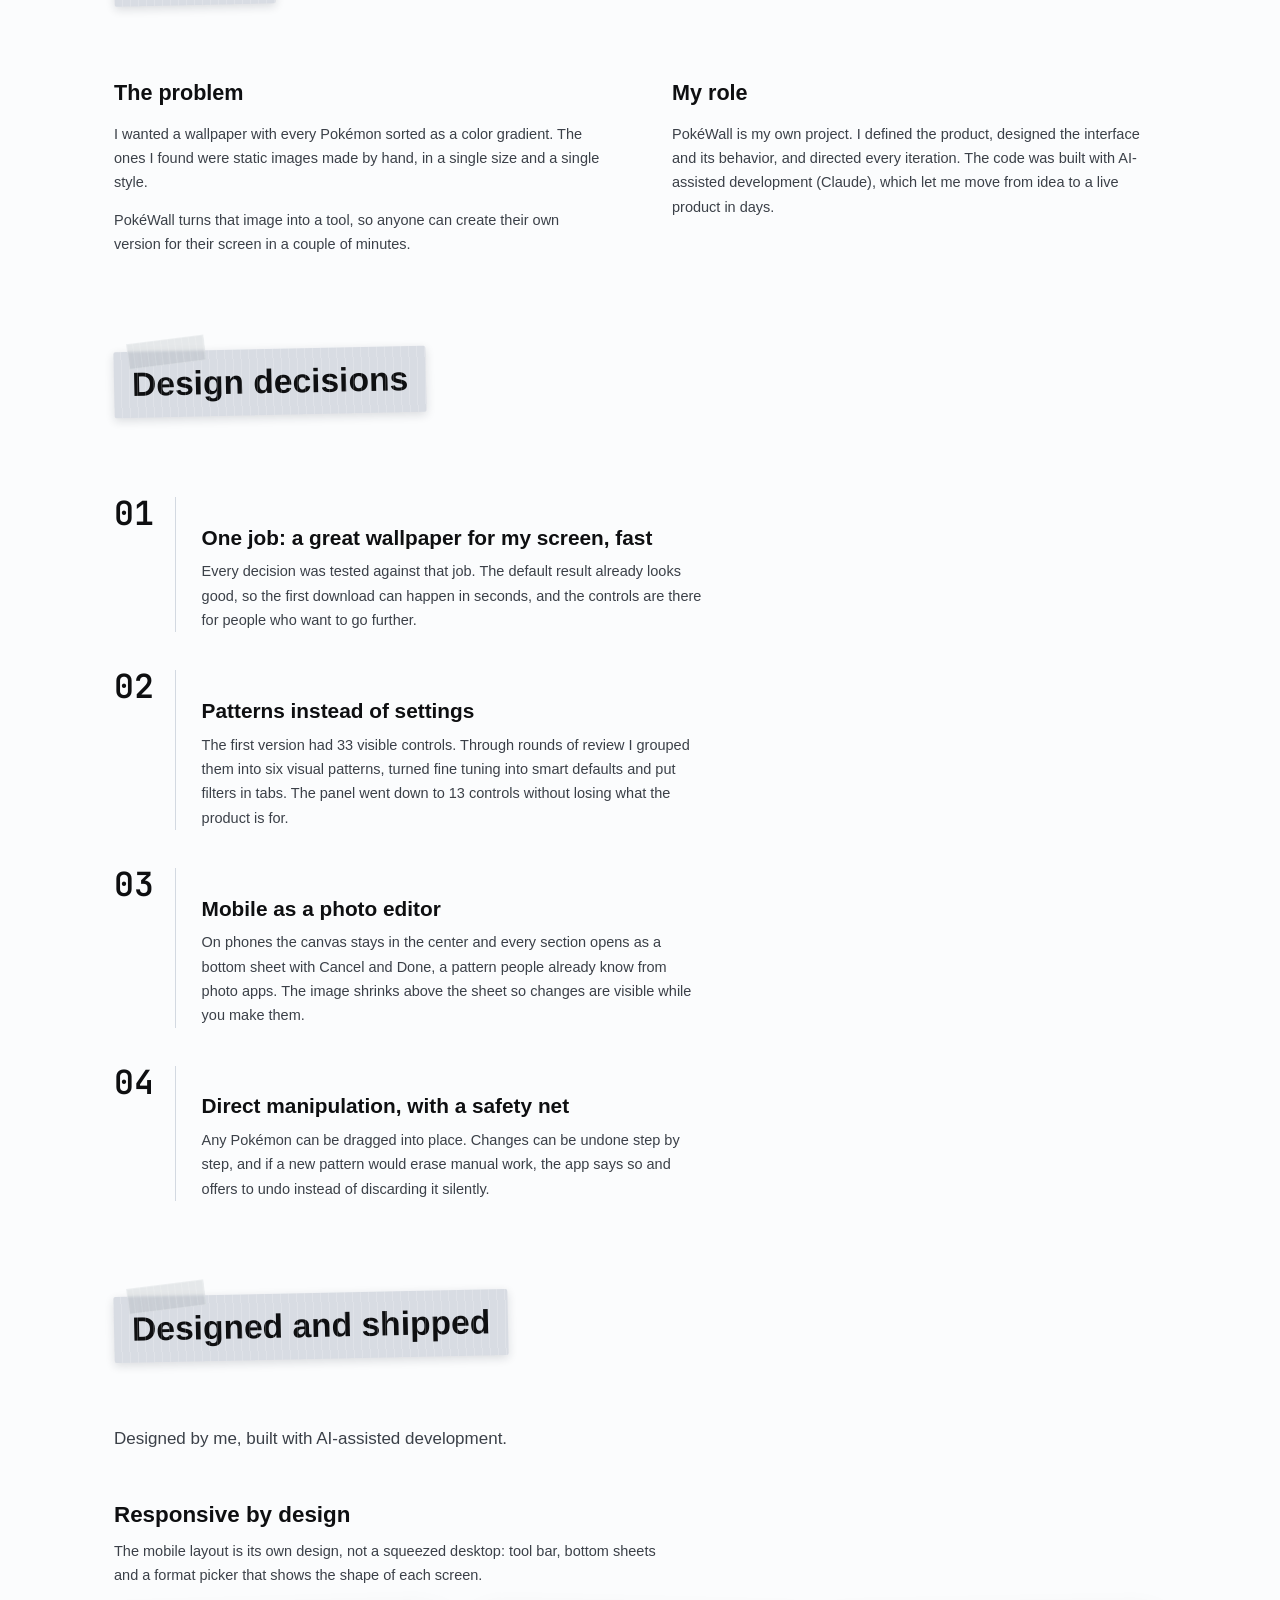
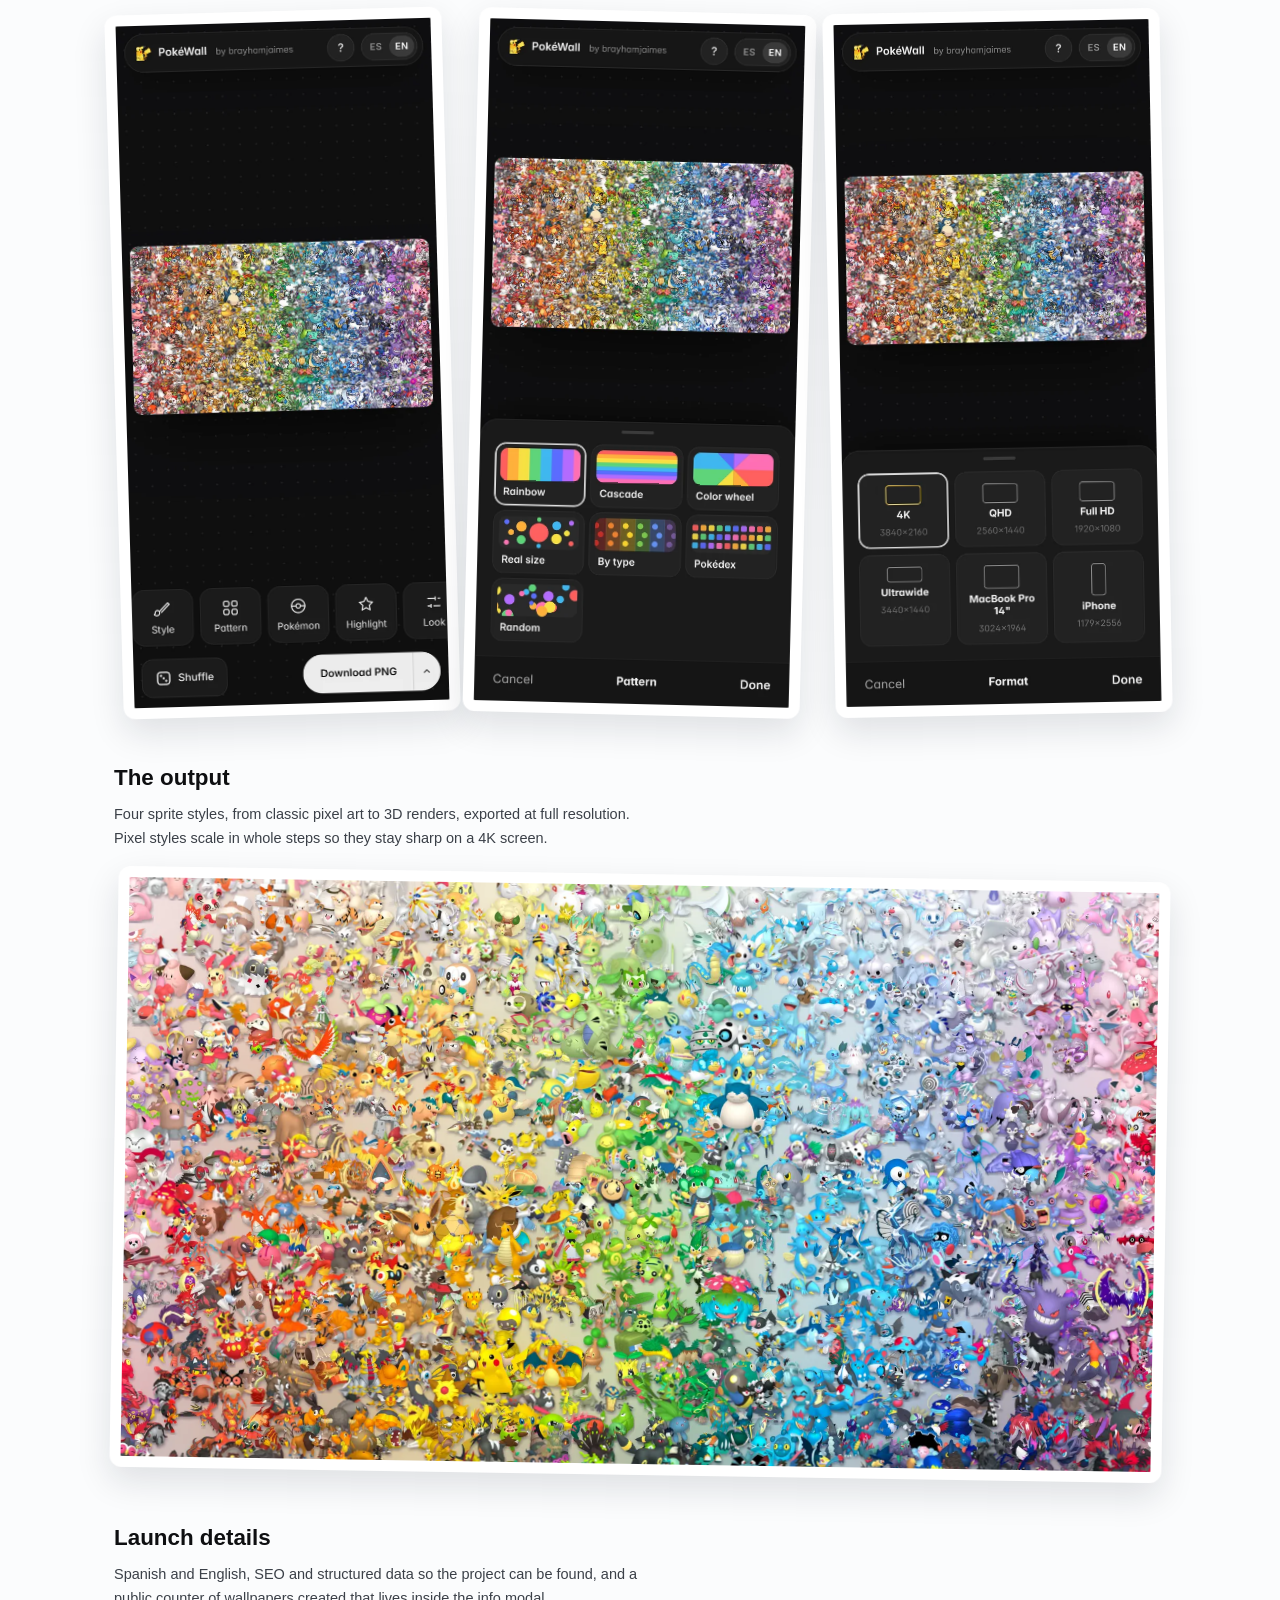
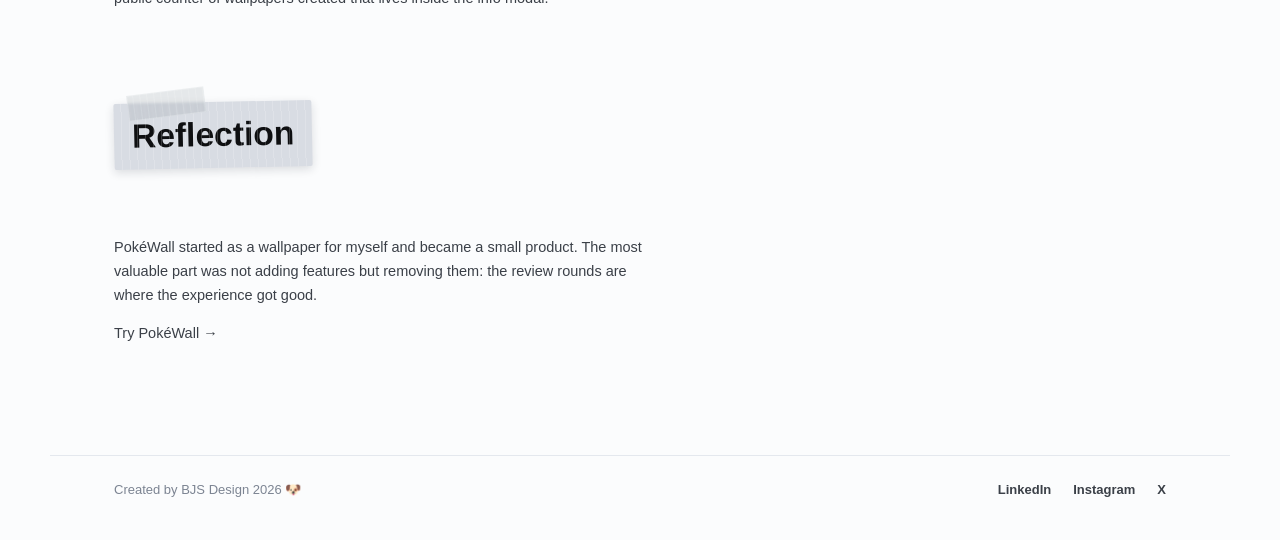
<file: work-pokewall.html>
<!DOCTYPE html>
<html lang="en">
<head>
  <meta charset="UTF-8" />
  <meta name="viewport" content="width=device-width, initial-scale=1.0" />
  <!-- Google Analytics (GA4) — deferred until first interaction / idle to keep it off the critical path -->
  <script>
    window.dataLayer = window.dataLayer || [];
    function gtag(){dataLayer.push(arguments);}
    gtag('js', new Date());
    gtag('config', 'G-72JWC0ZJKR');
    (function () {
      var loaded = false;
      function loadGA() {
        if (loaded) return; loaded = true;
        var s = document.createElement('script');
        s.async = true;
        s.src = 'https://www.googletagmanager.com/gtag/js?id=G-72JWC0ZJKR';
        document.head.appendChild(s);
      }
      ['scroll', 'mousemove', 'pointerdown', 'keydown', 'touchstart'].forEach(function (ev) {
        window.addEventListener(ev, loadGA, { once: true, passive: true });
      });
    })();
  </script>
  <title>PokéWall — Brayham Jaimes</title>
  <meta name="description" content="Case study: PokéWall, a free web app that turns all 1,025 Pokémon into a wallpaper arranged by color, type, size or Pokédex number. Product design and direction by Brayham Jaimes, built with AI-assisted development." />
  <!-- Open Graph / social preview -->
  <meta property="og:type" content="website" />
  <meta property="og:site_name" content="Brayham Jaimes" />
  <meta property="og:title" content="PokéWall — Brayham Jaimes" />
  <meta property="og:description" content="Case study: PokéWall, a free web app that turns all 1,025 Pokémon into a wallpaper arranged by color, type, size or Pokédex number. Product design and direction by Brayham Jaimes, built with AI-assisted development." />
  <meta property="og:url" content="https://brayhamjaimes.com/work-pokewall.html" />
  <meta property="og:image" content="https://brayhamjaimes.com/assets/og-preview.jpg" />
  <meta property="og:image:width" content="1200" />
  <meta property="og:image:height" content="630" />
  <meta property="og:image:alt" content="Brayham Jaimes — Building value through design" />
  <meta name="twitter:card" content="summary_large_image" />
  <meta name="twitter:title" content="PokéWall — Brayham Jaimes" />
  <meta name="twitter:description" content="Case study: PokéWall, a free web app that turns all 1,025 Pokémon into a wallpaper arranged by color, type, size or Pokédex number. Product design and direction by Brayham Jaimes, built with AI-assisted development." />
  <meta name="twitter:image" content="https://brayhamjaimes.com/assets/og-preview.jpg" />
  <link rel="icon" type="image/png" href="assets/favicon.png" />
  <link rel="apple-touch-icon" sizes="180x180" href="assets/apple-touch-icon.png" />
  <link rel="canonical" href="https://brayhamjaimes.com/work-pokewall.html" />
  <meta name="author" content="Brayham Jaimes" />
  <meta name="robots" content="index, follow, max-image-preview:large, max-snippet:-1" />
  <meta name="geo.region" content="MX-CMX" />
  <meta name="geo.placename" content="Mexico City" />
  <script type="application/ld+json">
  {
    "@context": "https://schema.org",
    "@graph": [
      {
        "@type": "CreativeWork",
        "@id": "https://brayhamjaimes.com/work-pokewall.html#case",
        "name": "PokéWall",
        "headline": "PokéWall: a Pokémon wallpaper generator",
        "description": "Case study: PokéWall, a free web app that turns all 1,025 Pokémon into a wallpaper arranged by color, type, size or Pokédex number. Product design and direction by Brayham Jaimes, built with AI-assisted development.",
        "url": "https://brayhamjaimes.com/work-pokewall.html",
        "image": "https://brayhamjaimes.com/assets/images/pokewall/hero.webp",
        "inLanguage": ["en", "es"],
        "dateCreated": "2026",
        "author": { "@id": "https://brayhamjaimes.com/#brayham" },
        "creator": { "@id": "https://brayhamjaimes.com/#brayham" },
        "isPartOf": { "@id": "https://brayhamjaimes.com/#website" },
        "workExample": { "@type": "WebApplication", "name": "PokéWall", "url": "https://pokewall-omega.vercel.app/" },
        "about": ["Product Design", "UX/UI", "Responsive design", "AI-assisted development", "Generative art"],
        "keywords": "PokéWall, Pokémon wallpaper, product design, UX/UI, responsive design, AI-assisted development, Brayham Jaimes"
      },
      {
        "@type": "BreadcrumbList",
        "itemListElement": [
          { "@type": "ListItem", "position": 1, "name": "Home", "item": "https://brayhamjaimes.com/" },
          { "@type": "ListItem", "position": 2, "name": "PokéWall", "item": "https://brayhamjaimes.com/work-pokewall.html" }
        ]
      },
      {
        "@type": "Person",
        "@id": "https://brayhamjaimes.com/#brayham",
        "name": "Brayham Jaimes",
        "jobTitle": "Senior Product Designer",
        "url": "https://brayhamjaimes.com/",
        "image": "https://brayhamjaimes.com/assets/og-preview.jpg",
        "worksFor": { "@type": "Organization", "name": "EPAM Systems" },
        "address": { "@type": "PostalAddress", "addressLocality": "Mexico City", "addressCountry": "MX" },
        "sameAs": ["https://mx.linkedin.com/in/brayhamjaimes", "https://www.instagram.com/brayhamjaimes", "https://x.com/brayhamjaimes"]
      }
    ]
  }
  </script>
  <script>
    (function () {
      try {
        var t = localStorage.getItem('bjs-theme');
        if (!t) t = window.matchMedia('(prefers-color-scheme: dark)').matches ? 'dark' : 'light';
        document.documentElement.setAttribute('data-theme', t);
      } catch (e) { document.documentElement.setAttribute('data-theme', 'light'); }
    })();
  </script>
  <link rel="preconnect" href="https://fonts.googleapis.com" />
  <link rel="preconnect" href="https://fonts.gstatic.com" crossorigin />
  <link rel="stylesheet" href="https://fonts.googleapis.com/css2?family=Caveat:wght@500;600;700&family=JetBrains+Mono:wght@400;600&display=swap" media="print" onload="this.media='all'" />
  <noscript><link rel="stylesheet" href="https://fonts.googleapis.com/css2?family=Caveat:wght@500;600;700&family=JetBrains+Mono:wght@400;600&display=swap" /></noscript>
  <link rel="preconnect" href="https://api.fontshare.com" crossorigin />
  <link rel="stylesheet" href="https://api.fontshare.com/v2/css?f[]=satoshi@400,500,600,700,800,900&display=swap" media="print" onload="this.media='all'" />
  <noscript><link rel="stylesheet" href="https://api.fontshare.com/v2/css?f[]=satoshi@400,500,600,700,800,900&display=swap" /></noscript>
  <link rel="stylesheet" href="css/styles.css?v=56" />
</head>
<body>
  <div class="grid-bg" aria-hidden="true" style="display:none"></div>
  <svg class="blueprint" viewBox="0 0 860 576" preserveAspectRatio="xMidYMid slice" aria-hidden="true"><style>.er{fill:var(--paper);stroke:none}</style><defs><clipPath id="gridClip"><rect x="50" y="50" width="760" height="476"/></clipPath></defs><path d="M 50 326 A 200 200 0 0 1 250 526" fill="none" stroke="currentColor" stroke-opacity="0.45" stroke-width="1"/><line x1="246" y1="526" x2="254" y2="526" stroke="currentColor" stroke-opacity="0.45" stroke-width="0.5"/><line x1="245.25" y1="508.92" x2="253.22" y2="508.22" stroke="currentColor" stroke-opacity="0.45" stroke-width="0.5"/><line x1="243.02" y1="491.96" x2="250.9" y2="490.58" stroke="currentColor" stroke-opacity="0.45" stroke-width="0.5"/><line x1="239.32" y1="475.27" x2="247.05" y2="473.2" stroke="currentColor" stroke-opacity="0.45" stroke-width="0.5"/><line x1="234.18" y1="458.96" x2="241.7" y2="456.23" stroke="currentColor" stroke-opacity="0.45" stroke-width="0.5"/><line x1="227.64" y1="443.17" x2="234.89" y2="439.79" stroke="currentColor" stroke-opacity="0.45" stroke-width="0.5"/><line x1="219.74" y1="428" x2="226.67" y2="424" stroke="currentColor" stroke-opacity="0.45" stroke-width="0.5"/><line x1="210.55" y1="413.58" x2="217.11" y2="408.99" stroke="currentColor" stroke-opacity="0.45" stroke-width="0.5"/><line x1="200.14" y1="400.01" x2="206.27" y2="394.87" stroke="currentColor" stroke-opacity="0.45" stroke-width="0.5"/><line x1="188.59" y1="387.41" x2="194.25" y2="381.75" stroke="currentColor" stroke-opacity="0.45" stroke-width="0.5"/><line x1="175.99" y1="375.86" x2="181.13" y2="369.73" stroke="currentColor" stroke-opacity="0.45" stroke-width="0.5"/><line x1="162.42" y1="365.45" x2="167.01" y2="358.89" stroke="currentColor" stroke-opacity="0.45" stroke-width="0.5"/><line x1="148" y1="356.26" x2="152" y2="349.33" stroke="currentColor" stroke-opacity="0.45" stroke-width="0.5"/><line x1="132.83" y1="348.36" x2="136.21" y2="341.11" stroke="currentColor" stroke-opacity="0.45" stroke-width="0.5"/><line x1="117.04" y1="341.82" x2="119.77" y2="334.3" stroke="currentColor" stroke-opacity="0.45" stroke-width="0.5"/><line x1="100.73" y1="336.68" x2="102.8" y2="328.95" stroke="currentColor" stroke-opacity="0.45" stroke-width="0.5"/><line x1="84.04" y1="332.98" x2="85.42" y2="325.1" stroke="currentColor" stroke-opacity="0.45" stroke-width="0.5"/><line x1="67.08" y1="330.75" x2="67.78" y2="322.78" stroke="currentColor" stroke-opacity="0.45" stroke-width="0.5"/><line x1="50" y1="330" x2="50" y2="322" stroke="currentColor" stroke-opacity="0.45" stroke-width="0.5"/><rect x="140.99" y="421.01" width="16" height="12" class="er" stroke="none"/><line x1="50" y1="50" x2="50" y2="526" stroke="currentColor" stroke-width="1"/><line x1="70" y1="50" x2="70" y2="526" stroke="currentColor" stroke-opacity="0.45" stroke-width="0.5"/><line x1="90" y1="50" x2="90" y2="526" stroke="currentColor" stroke-opacity="0.45" stroke-width="0.5"/><line x1="110" y1="50" x2="110" y2="526" stroke="currentColor" stroke-opacity="0.45" stroke-width="0.5"/><line x1="130" y1="50" x2="130" y2="526" stroke="currentColor" stroke-opacity="0.45" stroke-width="0.5"/><line x1="150" y1="50" x2="150" y2="526" stroke="currentColor" stroke-width="1"/><line x1="170" y1="50" x2="170" y2="526" stroke="currentColor" stroke-opacity="0.45" stroke-width="0.5"/><line x1="190" y1="50" x2="190" y2="526" stroke="currentColor" stroke-opacity="0.45" stroke-width="0.5"/><line x1="210" y1="50" x2="210" y2="526" stroke="currentColor" stroke-opacity="0.45" stroke-width="0.5"/><line x1="230" y1="50" x2="230" y2="526" stroke="currentColor" stroke-opacity="0.45" stroke-width="0.5"/><line x1="250" y1="50" x2="250" y2="526" stroke="currentColor" stroke-width="1"/><line x1="270" y1="50" x2="270" y2="526" stroke="currentColor" stroke-opacity="0.45" stroke-width="0.5"/><line x1="290" y1="50" x2="290" y2="526" stroke="currentColor" stroke-opacity="0.45" stroke-width="0.5"/><line x1="310" y1="50" x2="310" y2="526" stroke="currentColor" stroke-opacity="0.45" stroke-width="0.5"/><line x1="330" y1="50" x2="330" y2="526" stroke="currentColor" stroke-opacity="0.45" stroke-width="0.5"/><line x1="350" y1="50" x2="350" y2="526" stroke="currentColor" stroke-width="1"/><line x1="370" y1="50" x2="370" y2="526" stroke="currentColor" stroke-opacity="0.45" stroke-width="0.5"/><line x1="390" y1="50" x2="390" y2="526" stroke="currentColor" stroke-opacity="0.45" stroke-width="0.5"/><line x1="410" y1="50" x2="410" y2="526" stroke="currentColor" stroke-opacity="0.45" stroke-width="0.5"/><line x1="430" y1="50" x2="430" y2="526" stroke="currentColor" stroke-opacity="0.45" stroke-width="0.5"/><line x1="450" y1="50" x2="450" y2="526" stroke="currentColor" stroke-width="1"/><line x1="470" y1="50" x2="470" y2="526" stroke="currentColor" stroke-opacity="0.45" stroke-width="0.5"/><line x1="490" y1="50" x2="490" y2="526" stroke="currentColor" stroke-opacity="0.45" stroke-width="0.5"/><line x1="510" y1="50" x2="510" y2="526" stroke="currentColor" stroke-opacity="0.45" stroke-width="0.5"/><line x1="530" y1="50" x2="530" y2="526" stroke="currentColor" stroke-opacity="0.45" stroke-width="0.5"/><line x1="550" y1="50" x2="550" y2="526" stroke="currentColor" stroke-width="1"/><line x1="570" y1="50" x2="570" y2="526" stroke="currentColor" stroke-opacity="0.45" stroke-width="0.5"/><line x1="590" y1="50" x2="590" y2="526" stroke="currentColor" stroke-opacity="0.45" stroke-width="0.5"/><line x1="610" y1="50" x2="610" y2="526" stroke="currentColor" stroke-opacity="0.45" stroke-width="0.5"/><line x1="630" y1="50" x2="630" y2="526" stroke="currentColor" stroke-opacity="0.45" stroke-width="0.5"/><line x1="650" y1="50" x2="650" y2="526" stroke="currentColor" stroke-width="1"/><line x1="670" y1="50" x2="670" y2="526" stroke="currentColor" stroke-opacity="0.45" stroke-width="0.5"/><line x1="690" y1="50" x2="690" y2="526" stroke="currentColor" stroke-opacity="0.45" stroke-width="0.5"/><line x1="710" y1="50" x2="710" y2="526" stroke="currentColor" stroke-opacity="0.45" stroke-width="0.5"/><line x1="730" y1="50" x2="730" y2="526" stroke="currentColor" stroke-opacity="0.45" stroke-width="0.5"/><line x1="750" y1="50" x2="750" y2="526" stroke="currentColor" stroke-width="1"/><line x1="770" y1="50" x2="770" y2="526" stroke="currentColor" stroke-opacity="0.45" stroke-width="0.5"/><line x1="790" y1="50" x2="790" y2="526" stroke="currentColor" stroke-opacity="0.45" stroke-width="0.5"/><line x1="810" y1="50" x2="810" y2="526" stroke="currentColor" stroke-opacity="0.45" stroke-width="0.5"/><line x1="50" y1="50" x2="810" y2="50" stroke="currentColor" stroke-opacity="0.45" stroke-width="0.5"/><line x1="50" y1="70" x2="810" y2="70" stroke="currentColor" stroke-opacity="0.45" stroke-width="0.5"/><line x1="50" y1="90" x2="810" y2="90" stroke="currentColor" stroke-opacity="0.45" stroke-width="0.5"/><line x1="50" y1="110" x2="810" y2="110" stroke="currentColor" stroke-width="1"/><line x1="50" y1="130" x2="810" y2="130" stroke="currentColor" stroke-opacity="0.45" stroke-width="0.5"/><line x1="50" y1="150" x2="810" y2="150" stroke="currentColor" stroke-opacity="0.45" stroke-width="0.5"/><line x1="50" y1="170" x2="810" y2="170" stroke="currentColor" stroke-opacity="0.45" stroke-width="0.5"/><line x1="50" y1="190" x2="810" y2="190" stroke="currentColor" stroke-opacity="0.45" stroke-width="0.5"/><line x1="50" y1="210" x2="810" y2="210" stroke="currentColor" stroke-width="1"/><line x1="50" y1="230" x2="810" y2="230" stroke="currentColor" stroke-opacity="0.45" stroke-width="0.5"/><line x1="50" y1="250" x2="810" y2="250" stroke="currentColor" stroke-opacity="0.45" stroke-width="0.5"/><line x1="50" y1="270" x2="810" y2="270" stroke="currentColor" stroke-opacity="0.45" stroke-width="0.5"/><line x1="50" y1="290" x2="810" y2="290" stroke="currentColor" stroke-opacity="0.45" stroke-width="0.5"/><line x1="50" y1="310" x2="810" y2="310" stroke="currentColor" stroke-width="1"/><line x1="50" y1="330" x2="810" y2="330" stroke="currentColor" stroke-opacity="0.45" stroke-width="0.5"/><line x1="50" y1="350" x2="810" y2="350" stroke="currentColor" stroke-opacity="0.45" stroke-width="0.5"/><line x1="50" y1="370" x2="810" y2="370" stroke="currentColor" stroke-opacity="0.45" stroke-width="0.5"/><line x1="50" y1="390" x2="810" y2="390" stroke="currentColor" stroke-opacity="0.45" stroke-width="0.5"/><line x1="50" y1="410" x2="810" y2="410" stroke="currentColor" stroke-width="1"/><line x1="50" y1="430" x2="810" y2="430" stroke="currentColor" stroke-opacity="0.45" stroke-width="0.5"/><line x1="50" y1="450" x2="810" y2="450" stroke="currentColor" stroke-opacity="0.45" stroke-width="0.5"/><line x1="50" y1="470" x2="810" y2="470" stroke="currentColor" stroke-opacity="0.45" stroke-width="0.5"/><line x1="50" y1="490" x2="810" y2="490" stroke="currentColor" stroke-opacity="0.45" stroke-width="0.5"/><line x1="50" y1="510" x2="810" y2="510" stroke="currentColor" stroke-width="1"/><line x1="50" y1="30" x2="50" y2="50" stroke="currentColor" stroke-width="0.5"/><line x1="70" y1="30" x2="70" y2="40" stroke="currentColor" stroke-width="0.5"/><line x1="90" y1="30" x2="90" y2="40" stroke="currentColor" stroke-width="0.5"/><line x1="110" y1="30" x2="110" y2="40" stroke="currentColor" stroke-width="0.5"/><line x1="130" y1="30" x2="130" y2="40" stroke="currentColor" stroke-width="0.5"/><line x1="150" y1="30" x2="150" y2="50" stroke="currentColor" stroke-width="0.5"/><line x1="170" y1="30" x2="170" y2="40" stroke="currentColor" stroke-width="0.5"/><line x1="190" y1="30" x2="190" y2="40" stroke="currentColor" stroke-width="0.5"/><line x1="210" y1="30" x2="210" y2="40" stroke="currentColor" stroke-width="0.5"/><line x1="230" y1="30" x2="230" y2="40" stroke="currentColor" stroke-width="0.5"/><line x1="250" y1="30" x2="250" y2="50" stroke="currentColor" stroke-width="0.5"/><line x1="270" y1="30" x2="270" y2="40" stroke="currentColor" stroke-width="0.5"/><line x1="290" y1="30" x2="290" y2="40" stroke="currentColor" stroke-width="0.5"/><line x1="310" y1="30" x2="310" y2="40" stroke="currentColor" stroke-width="0.5"/><line x1="330" y1="30" x2="330" y2="40" stroke="currentColor" stroke-width="0.5"/><line x1="350" y1="30" x2="350" y2="50" stroke="currentColor" stroke-width="0.5"/><line x1="370" y1="30" x2="370" y2="40" stroke="currentColor" stroke-width="0.5"/><line x1="390" y1="30" x2="390" y2="40" stroke="currentColor" stroke-width="0.5"/><line x1="410" y1="30" x2="410" y2="40" stroke="currentColor" stroke-width="0.5"/><line x1="430" y1="30" x2="430" y2="40" stroke="currentColor" stroke-width="0.5"/><line x1="450" y1="30" x2="450" y2="50" stroke="currentColor" stroke-width="0.5"/><line x1="470" y1="30" x2="470" y2="40" stroke="currentColor" stroke-width="0.5"/><line x1="490" y1="30" x2="490" y2="40" stroke="currentColor" stroke-width="0.5"/><line x1="510" y1="30" x2="510" y2="40" stroke="currentColor" stroke-width="0.5"/><line x1="530" y1="30" x2="530" y2="40" stroke="currentColor" stroke-width="0.5"/><line x1="550" y1="30" x2="550" y2="50" stroke="currentColor" stroke-width="0.5"/><line x1="570" y1="30" x2="570" y2="40" stroke="currentColor" stroke-width="0.5"/><line x1="590" y1="30" x2="590" y2="40" stroke="currentColor" stroke-width="0.5"/><line x1="610" y1="30" x2="610" y2="40" stroke="currentColor" stroke-width="0.5"/><line x1="630" y1="30" x2="630" y2="40" stroke="currentColor" stroke-width="0.5"/><line x1="650" y1="30" x2="650" y2="50" stroke="currentColor" stroke-width="0.5"/><line x1="670" y1="30" x2="670" y2="40" stroke="currentColor" stroke-width="0.5"/><line x1="690" y1="30" x2="690" y2="40" stroke="currentColor" stroke-width="0.5"/><line x1="710" y1="30" x2="710" y2="40" stroke="currentColor" stroke-width="0.5"/><line x1="730" y1="30" x2="730" y2="40" stroke="currentColor" stroke-width="0.5"/><line x1="750" y1="30" x2="750" y2="50" stroke="currentColor" stroke-width="0.5"/><line x1="770" y1="30" x2="770" y2="40" stroke="currentColor" stroke-width="0.5"/><line x1="790" y1="30" x2="790" y2="40" stroke="currentColor" stroke-width="0.5"/><line x1="810" y1="30" x2="810" y2="40" stroke="currentColor" stroke-width="0.5"/><line x1="30" y1="50" x2="40" y2="50" stroke="currentColor" stroke-width="0.5"/><line x1="30" y1="70" x2="40" y2="70" stroke="currentColor" stroke-width="0.5"/><line x1="30" y1="90" x2="40" y2="90" stroke="currentColor" stroke-width="0.5"/><line x1="30" y1="110" x2="50" y2="110" stroke="currentColor" stroke-width="0.5"/><line x1="30" y1="130" x2="40" y2="130" stroke="currentColor" stroke-width="0.5"/><line x1="30" y1="150" x2="40" y2="150" stroke="currentColor" stroke-width="0.5"/><line x1="30" y1="170" x2="40" y2="170" stroke="currentColor" stroke-width="0.5"/><line x1="30" y1="190" x2="40" y2="190" stroke="currentColor" stroke-width="0.5"/><line x1="30" y1="210" x2="50" y2="210" stroke="currentColor" stroke-width="0.5"/><line x1="30" y1="230" x2="40" y2="230" stroke="currentColor" stroke-width="0.5"/><line x1="30" y1="250" x2="40" y2="250" stroke="currentColor" stroke-width="0.5"/><line x1="30" y1="270" x2="40" y2="270" stroke="currentColor" stroke-width="0.5"/><line x1="30" y1="290" x2="40" y2="290" stroke="currentColor" stroke-width="0.5"/><line x1="30" y1="310" x2="50" y2="310" stroke="currentColor" stroke-width="0.5"/><line x1="30" y1="330" x2="40" y2="330" stroke="currentColor" stroke-width="0.5"/><line x1="30" y1="350" x2="40" y2="350" stroke="currentColor" stroke-width="0.5"/><line x1="30" y1="370" x2="40" y2="370" stroke="currentColor" stroke-width="0.5"/><line x1="30" y1="390" x2="40" y2="390" stroke="currentColor" stroke-width="0.5"/><line x1="30" y1="410" x2="50" y2="410" stroke="currentColor" stroke-width="0.5"/><line x1="30" y1="430" x2="40" y2="430" stroke="currentColor" stroke-width="0.5"/><line x1="30" y1="450" x2="40" y2="450" stroke="currentColor" stroke-width="0.5"/><line x1="30" y1="470" x2="40" y2="470" stroke="currentColor" stroke-width="0.5"/><line x1="30" y1="490" x2="40" y2="490" stroke="currentColor" stroke-width="0.5"/><line x1="30" y1="510" x2="50" y2="510" stroke="currentColor" stroke-width="0.5"/><line x1="820" y1="50" x2="830" y2="50" stroke="currentColor" stroke-width="0.5"/><line x1="820" y1="70" x2="830" y2="70" stroke="currentColor" stroke-width="0.5"/><line x1="820" y1="90" x2="830" y2="90" stroke="currentColor" stroke-width="0.5"/><line x1="810" y1="110" x2="830" y2="110" stroke="currentColor" stroke-width="0.5"/><line x1="820" y1="130" x2="830" y2="130" stroke="currentColor" stroke-width="0.5"/><line x1="820" y1="150" x2="830" y2="150" stroke="currentColor" stroke-width="0.5"/><line x1="820" y1="170" x2="830" y2="170" stroke="currentColor" stroke-width="0.5"/><line x1="820" y1="190" x2="830" y2="190" stroke="currentColor" stroke-width="0.5"/><line x1="810" y1="210" x2="830" y2="210" stroke="currentColor" stroke-width="0.5"/><line x1="820" y1="230" x2="830" y2="230" stroke="currentColor" stroke-width="0.5"/><line x1="820" y1="250" x2="830" y2="250" stroke="currentColor" stroke-width="0.5"/><line x1="820" y1="270" x2="830" y2="270" stroke="currentColor" stroke-width="0.5"/><line x1="820" y1="290" x2="830" y2="290" stroke="currentColor" stroke-width="0.5"/><line x1="810" y1="310" x2="830" y2="310" stroke="currentColor" stroke-width="0.5"/><line x1="820" y1="330" x2="830" y2="330" stroke="currentColor" stroke-width="0.5"/><line x1="820" y1="350" x2="830" y2="350" stroke="currentColor" stroke-width="0.5"/><line x1="820" y1="370" x2="830" y2="370" stroke="currentColor" stroke-width="0.5"/><line x1="820" y1="390" x2="830" y2="390" stroke="currentColor" stroke-width="0.5"/><line x1="810" y1="410" x2="830" y2="410" stroke="currentColor" stroke-width="0.5"/><line x1="820" y1="430" x2="830" y2="430" stroke="currentColor" stroke-width="0.5"/><line x1="820" y1="450" x2="830" y2="450" stroke="currentColor" stroke-width="0.5"/><line x1="820" y1="470" x2="830" y2="470" stroke="currentColor" stroke-width="0.5"/><line x1="820" y1="490" x2="830" y2="490" stroke="currentColor" stroke-width="0.5"/><line x1="810" y1="510" x2="830" y2="510" stroke="currentColor" stroke-width="0.5"/><line x1="50" y1="526" x2="50" y2="546" stroke="currentColor" stroke-width="0.5"/><line x1="70" y1="536" x2="70" y2="546" stroke="currentColor" stroke-width="0.5"/><line x1="90" y1="536" x2="90" y2="546" stroke="currentColor" stroke-width="0.5"/><line x1="110" y1="536" x2="110" y2="546" stroke="currentColor" stroke-width="0.5"/><line x1="130" y1="536" x2="130" y2="546" stroke="currentColor" stroke-width="0.5"/><line x1="150" y1="526" x2="150" y2="546" stroke="currentColor" stroke-width="0.5"/><line x1="170" y1="536" x2="170" y2="546" stroke="currentColor" stroke-width="0.5"/><line x1="190" y1="536" x2="190" y2="546" stroke="currentColor" stroke-width="0.5"/><line x1="210" y1="536" x2="210" y2="546" stroke="currentColor" stroke-width="0.5"/><line x1="230" y1="536" x2="230" y2="546" stroke="currentColor" stroke-width="0.5"/><line x1="250" y1="526" x2="250" y2="546" stroke="currentColor" stroke-width="0.5"/><line x1="270" y1="536" x2="270" y2="546" stroke="currentColor" stroke-width="0.5"/><line x1="290" y1="536" x2="290" y2="546" stroke="currentColor" stroke-width="0.5"/><line x1="310" y1="536" x2="310" y2="546" stroke="currentColor" stroke-width="0.5"/><line x1="330" y1="536" x2="330" y2="546" stroke="currentColor" stroke-width="0.5"/><line x1="350" y1="526" x2="350" y2="546" stroke="currentColor" stroke-width="0.5"/><line x1="370" y1="536" x2="370" y2="546" stroke="currentColor" stroke-width="0.5"/><line x1="390" y1="536" x2="390" y2="546" stroke="currentColor" stroke-width="0.5"/><line x1="410" y1="536" x2="410" y2="546" stroke="currentColor" stroke-width="0.5"/><line x1="430" y1="536" x2="430" y2="546" stroke="currentColor" stroke-width="0.5"/><line x1="450" y1="526" x2="450" y2="546" stroke="currentColor" stroke-width="0.5"/><line x1="470" y1="536" x2="470" y2="546" stroke="currentColor" stroke-width="0.5"/><line x1="490" y1="536" x2="490" y2="546" stroke="currentColor" stroke-width="0.5"/><line x1="510" y1="536" x2="510" y2="546" stroke="currentColor" stroke-width="0.5"/><line x1="530" y1="536" x2="530" y2="546" stroke="currentColor" stroke-width="0.5"/><line x1="550" y1="526" x2="550" y2="546" stroke="currentColor" stroke-width="0.5"/><line x1="570" y1="536" x2="570" y2="546" stroke="currentColor" stroke-width="0.5"/><line x1="590" y1="536" x2="590" y2="546" stroke="currentColor" stroke-width="0.5"/><line x1="610" y1="536" x2="610" y2="546" stroke="currentColor" stroke-width="0.5"/><line x1="630" y1="536" x2="630" y2="546" stroke="currentColor" stroke-width="0.5"/><line x1="650" y1="526" x2="650" y2="546" stroke="currentColor" stroke-width="0.5"/><line x1="670" y1="536" x2="670" y2="546" stroke="currentColor" stroke-width="0.5"/><line x1="690" y1="536" x2="690" y2="546" stroke="currentColor" stroke-width="0.5"/><line x1="710" y1="536" x2="710" y2="546" stroke="currentColor" stroke-width="0.5"/><line x1="730" y1="536" x2="730" y2="546" stroke="currentColor" stroke-width="0.5"/><line x1="750" y1="526" x2="750" y2="546" stroke="currentColor" stroke-width="0.5"/><line x1="770" y1="536" x2="770" y2="546" stroke="currentColor" stroke-width="0.5"/><line x1="790" y1="536" x2="790" y2="546" stroke="currentColor" stroke-width="0.5"/><line x1="810" y1="536" x2="810" y2="546" stroke="currentColor" stroke-width="0.5"/><rect x="38" y="15" width="24" height="12" class="er" stroke="none"/><text x="50" y="25" text-anchor="middle" font-size="10" fill="currentColor"  font-style="normal" font-weight="400">0</text><rect x="138" y="15" width="24" height="12" class="er" stroke="none"/><text x="150" y="25" text-anchor="middle" font-size="10" fill="currentColor"  font-style="normal" font-weight="400">5</text><rect x="238" y="15" width="24" height="12" class="er" stroke="none"/><text x="250" y="25" text-anchor="middle" font-size="10" fill="currentColor"  font-style="normal" font-weight="400">10</text><rect x="338" y="15" width="24" height="12" class="er" stroke="none"/><text x="350" y="25" text-anchor="middle" font-size="10" fill="currentColor"  font-style="normal" font-weight="400">15</text><rect x="438" y="15" width="24" height="12" class="er" stroke="none"/><text x="450" y="25" text-anchor="middle" font-size="10" fill="currentColor"  font-style="normal" font-weight="400">20</text><rect x="538" y="15" width="24" height="12" class="er" stroke="none"/><text x="550" y="25" text-anchor="middle" font-size="10" fill="currentColor"  font-style="normal" font-weight="400">25</text><rect x="638" y="15" width="24" height="12" class="er" stroke="none"/><text x="650" y="25" text-anchor="middle" font-size="10" fill="currentColor"  font-style="normal" font-weight="400">30</text><rect x="738" y="15" width="24" height="12" class="er" stroke="none"/><text x="750" y="25" text-anchor="middle" font-size="10" fill="currentColor"  font-style="normal" font-weight="400">35</text><rect x="10" y="104" width="24" height="12" class="er" stroke="none"/><text x="23" y="113" text-anchor="middle" font-size="10" fill="currentColor"  font-style="normal" font-weight="400">20</text><rect x="10" y="204" width="24" height="12" class="er" stroke="none"/><text x="23" y="213" text-anchor="middle" font-size="10" fill="currentColor"  font-style="normal" font-weight="400">15</text><rect x="10" y="304" width="24" height="12" class="er" stroke="none"/><text x="23" y="313" text-anchor="middle" font-size="10" fill="currentColor"  font-style="normal" font-weight="400">10</text><rect x="10" y="404" width="24" height="12" class="er" stroke="none"/><text x="23" y="413" text-anchor="middle" font-size="10" fill="currentColor"  font-style="normal" font-weight="400">5</text><rect x="10" y="504" width="24" height="12" class="er" stroke="none"/><text x="23" y="513" text-anchor="middle" font-size="10" fill="currentColor"  font-style="normal" font-weight="400">0</text><rect x="826" y="104" width="24" height="12" class="er" stroke="none"/><text x="837" y="113" text-anchor="middle" font-size="10" fill="currentColor"  font-style="normal" font-weight="400">20</text><rect x="826" y="204" width="24" height="12" class="er" stroke="none"/><text x="837" y="213" text-anchor="middle" font-size="10" fill="currentColor"  font-style="normal" font-weight="400">15</text><rect x="826" y="304" width="24" height="12" class="er" stroke="none"/><text x="837" y="313" text-anchor="middle" font-size="10" fill="currentColor"  font-style="normal" font-weight="400">10</text><rect x="826" y="404" width="24" height="12" class="er" stroke="none"/><text x="837" y="413" text-anchor="middle" font-size="10" fill="currentColor"  font-style="normal" font-weight="400">5</text><rect x="826" y="504" width="24" height="12" class="er" stroke="none"/><text x="837" y="513" text-anchor="middle" font-size="10" fill="currentColor"  font-style="normal" font-weight="400">0</text><rect x="38" y="549" width="24" height="12" class="er" stroke="none"/><text x="50" y="559" text-anchor="middle" font-size="10" fill="currentColor"  font-style="normal" font-weight="400">0</text><rect x="138" y="549" width="24" height="12" class="er" stroke="none"/><text x="150" y="559" text-anchor="middle" font-size="10" fill="currentColor"  font-style="normal" font-weight="400">5</text><rect x="238" y="549" width="24" height="12" class="er" stroke="none"/><text x="250" y="559" text-anchor="middle" font-size="10" fill="currentColor"  font-style="normal" font-weight="400">10</text><rect x="338" y="549" width="24" height="12" class="er" stroke="none"/><text x="350" y="559" text-anchor="middle" font-size="10" fill="currentColor"  font-style="normal" font-weight="400">15</text><rect x="438" y="549" width="24" height="12" class="er" stroke="none"/><text x="450" y="559" text-anchor="middle" font-size="10" fill="currentColor"  font-style="normal" font-weight="400">20</text><rect x="538" y="549" width="24" height="12" class="er" stroke="none"/><text x="550" y="559" text-anchor="middle" font-size="10" fill="currentColor"  font-style="normal" font-weight="400">25</text><rect x="638" y="549" width="24" height="12" class="er" stroke="none"/><text x="650" y="559" text-anchor="middle" font-size="10" fill="currentColor"  font-style="normal" font-weight="400">30</text><rect x="738" y="549" width="24" height="12" class="er" stroke="none"/><text x="750" y="559" text-anchor="middle" font-size="10" fill="currentColor"  font-style="normal" font-weight="400">35</text><line x1="50" y1="526" x2="810" y2="322.36" stroke="currentColor" stroke-opacity="0.45" stroke-width="1" stroke-dasharray="3,2"/><rect x="175.93" y="481.04" width="24" height="14" rx="7" ry="7" class="er" stroke="none"/><text x="187.93" y="492.04" text-anchor="middle" font-size="10" fill="currentColor"  font-style="normal" font-weight="400">15<!-- -->&#176;</text><line x1="50" y1="526" x2="810" y2="87.21" stroke="currentColor" stroke-opacity="0.45" stroke-width="1" stroke-dasharray="3,2"/><rect x="161.67" y="446.6" width="24" height="14" rx="7" ry="7" class="er" stroke="none"/><text x="173.67" y="457.6" text-anchor="middle" font-size="10" fill="currentColor"  font-style="normal" font-weight="400">30<!-- -->&#176;</text><line x1="50" y1="526" x2="526" y2="50" stroke="currentColor" stroke-opacity="0.45" stroke-width="1" stroke-dasharray="3,2"/><rect x="138.97" y="417.03" width="24" height="14" rx="7" ry="7" class="er" stroke="none"/><text x="150.97" y="428.03" text-anchor="middle" font-size="10" fill="currentColor"  font-style="normal" font-weight="400">45<!-- -->&#176;</text><line x1="50" y1="526" x2="324.82" y2="50" stroke="currentColor" stroke-opacity="0.45" stroke-width="1" stroke-dasharray="3,2"/><rect x="109.4" y="394.33" width="24" height="14" rx="7" ry="7" class="er" stroke="none"/><text x="121.4" y="405.33" text-anchor="middle" font-size="10" fill="currentColor"  font-style="normal" font-weight="400">60<!-- -->&#176;</text></svg>
  <div class="ruler ruler--top" id="rulerTop" aria-hidden="true"></div>
  <div class="ruler ruler--left" id="rulerLeft" aria-hidden="true"></div>
  <div class="ruler ruler--corner" aria-hidden="true">0</div>

  <!-- NAV -->
  <header class="nav" id="top">
    <a class="nav__brand" href="index.html" aria-label="Brayham Jaimes — home">BJS</a>
    <button class="nav__burger" id="navBurger" aria-label="Menu" aria-expanded="false" aria-controls="navLinks">
      <span></span><span></span><span></span>
    </button>
    <nav class="nav__links" id="navLinks" aria-label="Primary">
      <div class="nav__menu-row">
        <button class="chip-toggle" id="langToggle" aria-label="Change language / Cambiar idioma" title="EN / ES">EN</button>
        <button class="theme-toggle" id="themeToggle" role="switch" aria-checked="false" aria-label="Toggle dark mode">
          <span class="theme-toggle__track">
            <svg class="theme-toggle__icon theme-toggle__icon--sun" viewBox="0 0 24 24" width="12" height="12" aria-hidden="true"><circle cx="12" cy="12" r="4.5" fill="currentColor"/><g stroke="currentColor" stroke-width="1.6" stroke-linecap="round"><path d="M12 2.5v3M12 18.5v3M2.5 12h3M18.5 12h3M5 5l2 2M17 17l2 2M19 5l-2 2M7 17l-2 2"/></g></svg>
            <svg class="theme-toggle__icon theme-toggle__icon--moon" viewBox="0 0 24 24" width="12" height="12" aria-hidden="true"><path fill="currentColor" d="M15 3a9 9 0 1 0 6 15.5A7.5 7.5 0 0 1 15 3z"/></svg>
            <span class="theme-toggle__thumb"></span>
          </span>
        </button>
      </div>
      <a href="index.html#work" class="nav__item">
        <span class="nav__label" data-en="MY WORK" data-es="MI TRABAJO">MY WORK</span>
      </a>
      <a href="about.html" class="nav__item">
        <span class="nav__label" data-en="ABOUT ME" data-es="SOBRE MÍ">ABOUT ME</span>
      </a>
      <a href="index.html#contact" class="nav__item">
        <span class="nav__label" data-en="CONTACT" data-es="CONTACTO">CONTACT</span>
      </a>
    </nav>
  </header>

  <main>
    <article class="case">
      <a class="case-back" href="index.html#work"><span aria-hidden="true">←</span> <span data-en="Back to work" data-es="Volver al trabajo">Back to work</span></a>

      <!-- HERO -->
      <section class="case-hero reveal">
        <h1 class="case-hero__title">PokéWall</h1>
        <p class="case-hero__tag" data-en="A free web app that turns all 1,025 Pokémon into a wallpaper, arranged by color, type, size or Pokédex number" data-es="Una app web gratuita que convierte a los 1,025 Pokémon en un fondo de pantalla, acomodados por color, tipo, tamaño o número de Pokédex">A free web app that turns all 1,025 Pokémon into a wallpaper, arranged by color, type, size or Pokédex number</p>

        <div class="case-meta">
          <div class="case-meta__item"><span class="case-meta__k" data-en="Company" data-es="Empresa">Company</span><span class="case-meta__v" data-en="Personal project" data-es="Proyecto personal">Personal project</span></div>
          <div class="case-meta__item"><span class="case-meta__k" data-en="Role" data-es="Rol">Role</span><span class="case-meta__v" data-en="Product designer" data-es="Product designer">Product designer</span></div>
          <div class="case-meta__item"><span class="case-meta__k" data-en="Year" data-es="Año">Year</span><span class="case-meta__v" data-en="2026" data-es="2026">2026</span></div>
          <div class="case-meta__item"><span class="case-meta__k" data-en="Scope" data-es="Alcance">Scope</span><span class="case-meta__v" data-en="Product definition, UX/UI, responsive design, SEO" data-es="Definición de producto, UX/UI, diseño responsive, SEO">Product definition, UX/UI, responsive design, SEO</span></div>
          <div class="case-meta__item"><span class="case-meta__k" data-en="Status" data-es="Estado">Status</span><span class="case-meta__v" data-en="Live" data-es="En línea">Live</span></div>
          <div class="case-meta__item"><span class="case-meta__k" data-en="Link" data-es="Sitio">Link</span><span class="case-meta__v"><a href="https://pokewall-omega.vercel.app/" target="_blank" rel="noopener">pokewall-omega.vercel.app</a></span></div>
        </div>

        <div class="case-summary">
          <div class="case-summary__row">
            <span class="case-summary__k" data-en="The challenge" data-es="El reto">The challenge</span>
            <p class="case-summary__v" data-en="1,025 sprites, four art styles and many screen sizes, all in the browser. It had to feel simple for a casual visitor and still give real control to someone who wants to fine tune." data-es="1,025 sprites, cuatro estilos de arte y muchos tamaños de pantalla, todo en el navegador. Tenía que sentirse simple para quien llega por curiosidad y dar control real a quien quiere afinar los detalles.">1,025 sprites, four art styles and many screen sizes, all in the browser. It had to feel simple for a casual visitor and still give real control to someone who wants to fine tune.</p>
          </div>
          <div class="case-summary__row">
            <span class="case-summary__k" data-en="My move" data-es="Lo que hice">My move</span>
            <p class="case-summary__v" data-en="I defined the product around one job, designed the experience for desktop and mobile, and simplified it in rounds of review until every control earned its place." data-es="Definí el producto alrededor de una sola tarea, diseñé la experiencia para escritorio y móvil, y la simplifiqué en rondas de revisión hasta que cada control se ganó su lugar.">I defined the product around one job, designed the experience for desktop and mobile, and simplified it in rounds of review until every control earned its place.</p>
          </div>
          <div class="case-summary__row">
            <span class="case-summary__k" data-en="The result" data-es="El resultado">The result</span>
            <p class="case-summary__v" data-en="A live, bilingual app that exports wallpapers in 4K, ultrawide, MacBook and iPhone sizes, with a public counter of wallpapers created." data-es="Una app en línea y bilingüe que exporta wallpapers en 4K, ultrawide, MacBook e iPhone, con un contador público de wallpapers generados.">A live, bilingual app that exports wallpapers in 4K, ultrawide, MacBook and iPhone sizes, with a public counter of wallpapers created.</p>
          </div>
        </div>

        <img class="shot shot--hero" style="--shot-rot:-0.8deg" src="assets/images/pokewall/hero.webp" alt="PokéWall desktop interface: configuration panel and a rainbow collage of Pokémon" loading="lazy" />
      </section>

      <!-- CONTEXT -->
      <section class="reveal">
        <span class="sec-tag"><span class="tape tape--tl"></span><span data-en="Context" data-es="Contexto">Context</span></span>
        <div class="case-cols">
          <div class="case-col">
            <h3 data-en="The problem" data-es="El problema">The problem</h3>
            <p data-en="I wanted a wallpaper with every Pokémon sorted as a color gradient. The ones I found were static images made by hand, in a single size and a single style." data-es="Quería un wallpaper con todos los Pokémon ordenados como un degradado de color. Los que encontré eran imágenes estáticas hechas a mano, en un solo tamaño y un solo estilo.">I wanted a wallpaper with every Pokémon sorted as a color gradient. The ones I found were static images made by hand, in a single size and a single style.</p>
            <p data-en="PokéWall turns that image into a tool, so anyone can create their own version for their screen in a couple of minutes." data-es="PokéWall convierte esa imagen en una herramienta para que cualquiera cree su propia versión para su pantalla en un par de minutos.">PokéWall turns that image into a tool, so anyone can create their own version for their screen in a couple of minutes.</p>
          </div>
          <div class="case-col">
            <h3 data-en="My role" data-es="Mi rol">My role</h3>
            <p data-en="PokéWall is my own project. I defined the product, designed the interface and its behavior, and directed every iteration. The code was built with AI-assisted development (Claude), which let me move from idea to a live product in days." data-es="PokéWall es mi propio proyecto. Definí el producto, diseñé la interfaz y su comportamiento, y dirigí cada iteración. El código se construyó con desarrollo asistido por IA (Claude), lo que me permitió pasar de la idea a un producto en línea en días.">PokéWall is my own project. I defined the product, designed the interface and its behavior, and directed every iteration. The code was built with AI-assisted development (Claude), which let me move from idea to a live product in days.</p>
          </div>
        </div>
      </section>

      <!-- DESIGN DECISIONS -->
      <section class="reveal">
        <span class="sec-tag"><span class="tape tape--tl"></span><span data-en="Design decisions" data-es="Decisiones de diseño">Design decisions</span></span>
        <div class="case-steps">
          <div class="case-step">
            <span class="case-step__n">01</span>
            <div class="case-step__b">
              <h4 data-en="One job: a great wallpaper for my screen, fast" data-es="Una sola tarea: un gran wallpaper para mi pantalla, rápido">One job: a great wallpaper for my screen, fast</h4>
              <p data-en="Every decision was tested against that job. The default result already looks good, so the first download can happen in seconds, and the controls are there for people who want to go further." data-es="Cada decisión se probó contra esa tarea. El resultado por defecto ya se ve bien, así que la primera descarga puede pasar en segundos, y los controles están para quien quiere ir más lejos.">Every decision was tested against that job. The default result already looks good, so the first download can happen in seconds, and the controls are there for people who want to go further.</p>
            </div>
          </div>
          <div class="case-step">
            <span class="case-step__n">02</span>
            <div class="case-step__b">
              <h4 data-en="Patterns instead of settings" data-es="Patrones en lugar de ajustes">Patterns instead of settings</h4>
              <p data-en="The first version had 33 visible controls. Through rounds of review I grouped them into six visual patterns, turned fine tuning into smart defaults and put filters in tabs. The panel went down to 13 controls without losing what the product is for." data-es="La primera versión tenía 33 controles visibles. En rondas de revisión los agrupé en seis patrones visuales, convertí los ajustes finos en valores por defecto y puse los filtros en pestañas. El panel bajó a 13 controles sin perder el propósito del producto.">The first version had 33 visible controls. Through rounds of review I grouped them into six visual patterns, turned fine tuning into smart defaults and put filters in tabs. The panel went down to 13 controls without losing what the product is for.</p>
            </div>
          </div>
          <div class="case-step">
            <span class="case-step__n">03</span>
            <div class="case-step__b">
              <h4 data-en="Mobile as a photo editor" data-es="Móvil como editor de fotos">Mobile as a photo editor</h4>
              <p data-en="On phones the canvas stays in the center and every section opens as a bottom sheet with Cancel and Done, a pattern people already know from photo apps. The image shrinks above the sheet so changes are visible while you make them." data-es="En celular el lienzo se queda al centro y cada sección abre como un panel inferior con Cancelar y Listo, un patrón que la gente ya conoce de las apps de fotos. La imagen se reduce arriba del panel para ver los cambios mientras los haces.">On phones the canvas stays in the center and every section opens as a bottom sheet with Cancel and Done, a pattern people already know from photo apps. The image shrinks above the sheet so changes are visible while you make them.</p>
            </div>
          </div>
          <div class="case-step">
            <span class="case-step__n">04</span>
            <div class="case-step__b">
              <h4 data-en="Direct manipulation, with a safety net" data-es="Manipulación directa, con red de seguridad">Direct manipulation, with a safety net</h4>
              <p data-en="Any Pokémon can be dragged into place. Changes can be undone step by step, and if a new pattern would erase manual work, the app says so and offers to undo instead of discarding it silently." data-es="Cualquier Pokémon se puede arrastrar a su lugar. Los cambios se deshacen paso a paso, y si un patrón nuevo va a borrar el trabajo manual, la app lo avisa y ofrece deshacer en lugar de descartarlo sin decir nada.">Any Pokémon can be dragged into place. Changes can be undone step by step, and if a new pattern would erase manual work, the app says so and offers to undo instead of discarding it silently.</p>
            </div>
          </div>
        </div>
      </section>

      <!-- BUILT -->
      <section class="reveal">
        <span class="sec-tag"><span class="tape tape--tl"></span><span data-en="Designed and shipped" data-es="Diseñado y publicado">Designed and shipped</span></span>
        <p class="case-lead" data-en="Designed by me, built with AI-assisted development." data-es="Diseñado por mí, construido con desarrollo asistido por IA.">Designed by me, built with AI-assisted development.</p>

        <h3 class="case-sub" data-en="Responsive by design" data-es="Responsive desde el diseño">Responsive by design</h3>
        <p class="case-body" data-en="The mobile layout is its own design, not a squeezed desktop: tool bar, bottom sheets and a format picker that shows the shape of each screen." data-es="La versión móvil es un diseño propio, no un escritorio apretado: barra de herramientas, paneles inferiores y un selector de formato que muestra la forma de cada pantalla.">The mobile layout is its own design, not a squeezed desktop: tool bar, bottom sheets and a format picker that shows the shape of each screen.</p>
        <div class="ph-trio">
          <img class="shot" style="--shot-rot:-1.6deg" src="assets/images/pokewall/mobile-1.webp" alt="PokéWall on mobile: canvas and tool bar" loading="lazy" />
          <img class="shot" style="--shot-rot:1.4deg" src="assets/images/pokewall/mobile-2.webp" alt="PokéWall on mobile: pattern picker in a bottom sheet" loading="lazy" />
          <img class="shot" style="--shot-rot:-1.1deg" src="assets/images/pokewall/mobile-3.webp" alt="PokéWall on mobile: format picker with screen shapes" loading="lazy" />
        </div>

        <h3 class="case-sub" data-en="The output" data-es="El resultado final">The output</h3>
        <p class="case-body" data-en="Four sprite styles, from classic pixel art to 3D renders, exported at full resolution. Pixel styles scale in whole steps so they stay sharp on a 4K screen." data-es="Cuatro estilos de sprite, del pixel art clásico a renders 3D, exportados en resolución completa. Los estilos pixel escalan en pasos enteros para verse nítidos en una pantalla 4K.">Four sprite styles, from classic pixel art to 3D renders, exported at full resolution. Pixel styles scale in whole steps so they stay sharp on a 4K screen.</p>
        <img class="shot case-section-media" style="--shot-rot:0.9deg" src="assets/images/pokewall/wallpaper-home.webp" alt="A 4K wallpaper made with PokéWall in the HOME 3D style" loading="lazy" />

        <h3 class="case-sub" data-en="Launch details" data-es="Detalles del lanzamiento">Launch details</h3>
        <p class="case-body" data-en="Spanish and English, SEO and structured data so the project can be found, and a public counter of wallpapers created that lives inside the info modal." data-es="Español e inglés, SEO y datos estructurados para que el proyecto se pueda encontrar, y un contador público de wallpapers generados dentro del modal informativo.">Spanish and English, SEO and structured data so the project can be found, and a public counter of wallpapers created that lives inside the info modal.</p>
      </section>

      <!-- REFLECTION -->
      <section class="reveal case-final">
        <span class="sec-tag"><span class="tape tape--tl"></span><span data-en="Reflection" data-es="Reflexión">Reflection</span></span>
        <p class="case-body" style="margin-top:clamp(16px,2.5vw,24px)" data-en="PokéWall started as a wallpaper for myself and became a small product. The most valuable part was not adding features but removing them: the review rounds are where the experience got good." data-es="PokéWall empezó como un wallpaper para mí y se volvió un pequeño producto. Lo más valioso no fue agregar funciones sino quitarlas: en las rondas de revisión fue donde la experiencia se volvió buena.">PokéWall started as a wallpaper for myself and became a small product. The most valuable part was not adding features but removing them: the review rounds are where the experience got good.</p>
        <p class="case-body"><a href="https://pokewall-omega.vercel.app/" target="_blank" rel="noopener" data-en="Try PokéWall →" data-es="Probar PokéWall →">Try PokéWall →</a></p>
      </section>
    </article>
  </main>

  <!-- FOOTER -->
  <footer class="foot">
    <span class="foot__made" data-en="Created by BJS Design 2026 🐶" data-es="Hecho por BJS Design 2026 🐶">Created by BJS Design 2026 🐶</span>
    <nav class="foot__links" aria-label="Social">
      <a href="https://mx.linkedin.com/in/brayhamjaimes" target="_blank" rel="noopener noreferrer">LinkedIn</a>
      <a href="https://www.instagram.com/brayhamjaimes" target="_blank" rel="noopener noreferrer">Instagram</a>
      <a href="https://x.com/brayhamjaimes" target="_blank" rel="noopener noreferrer">X</a>
    </nav>
  </footer>

  <script defer src="js/main.js?v=24"></script>
</body>
</html>
</file>
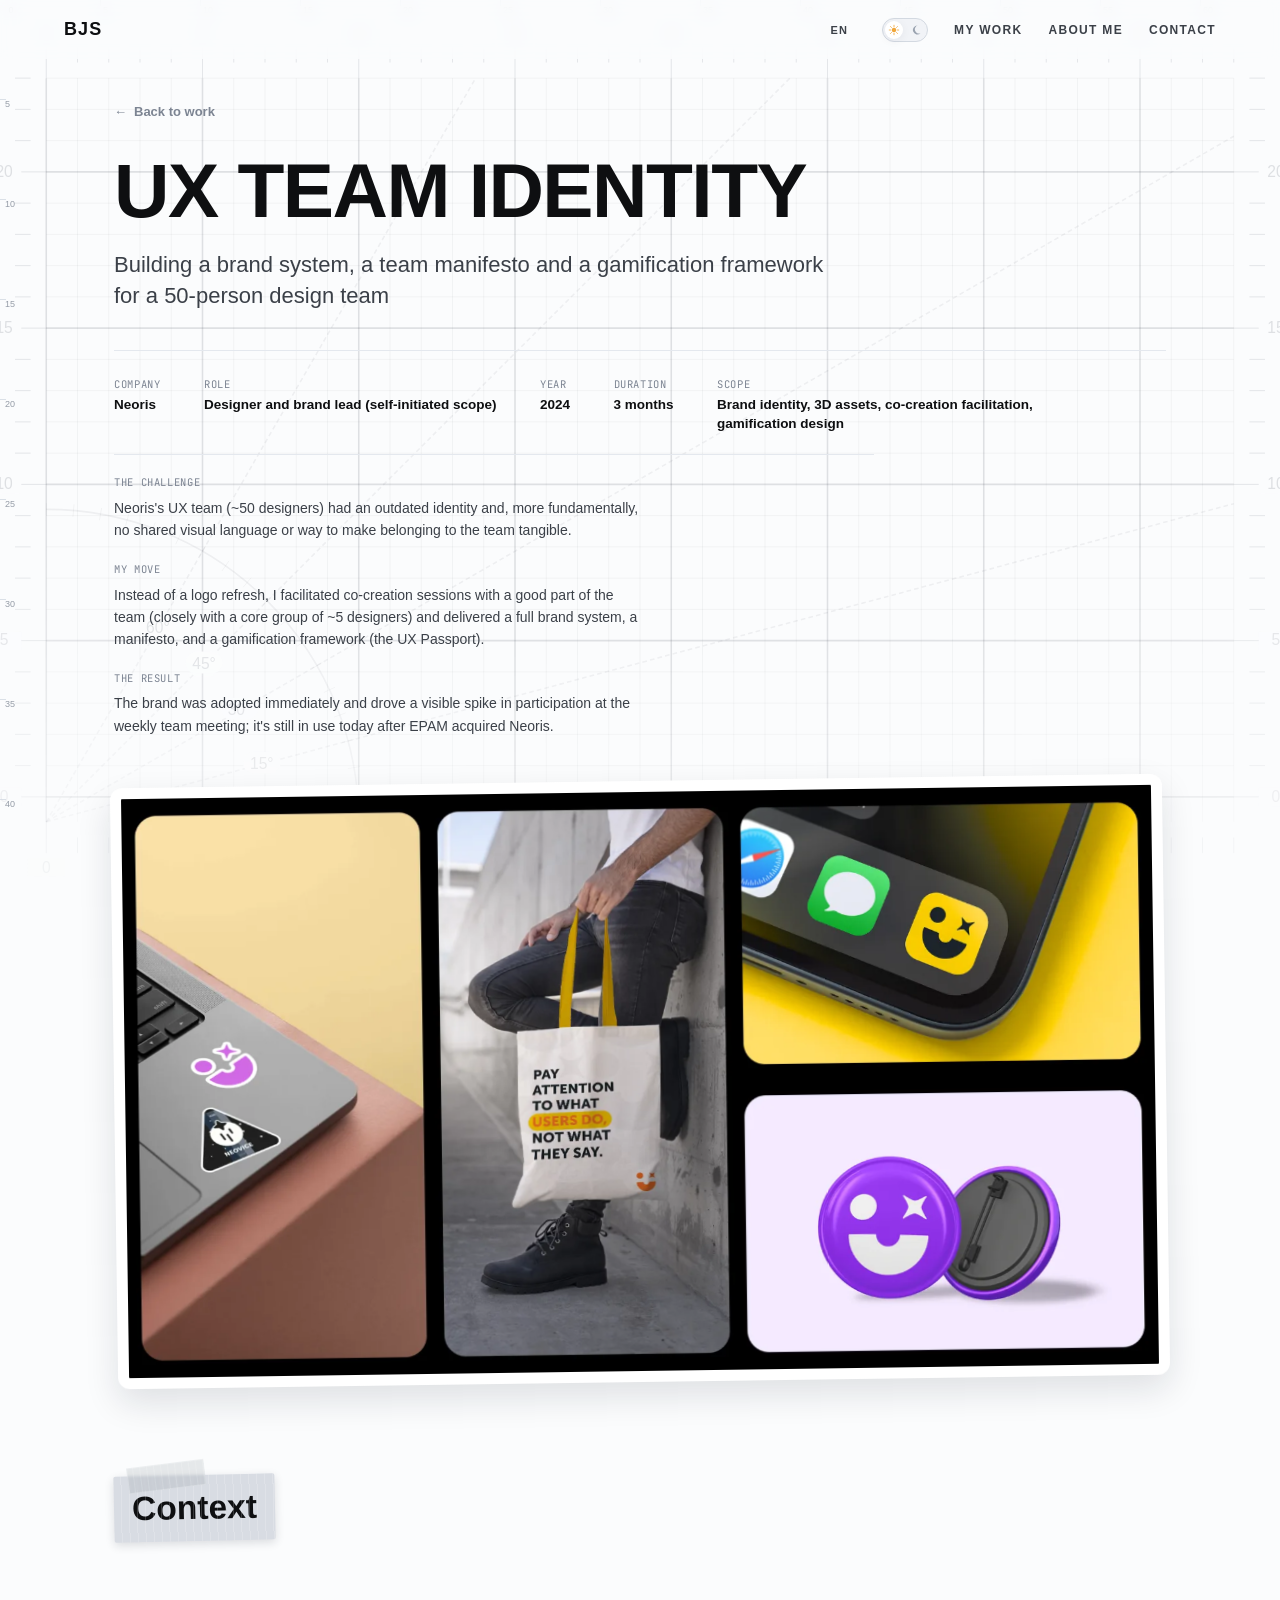
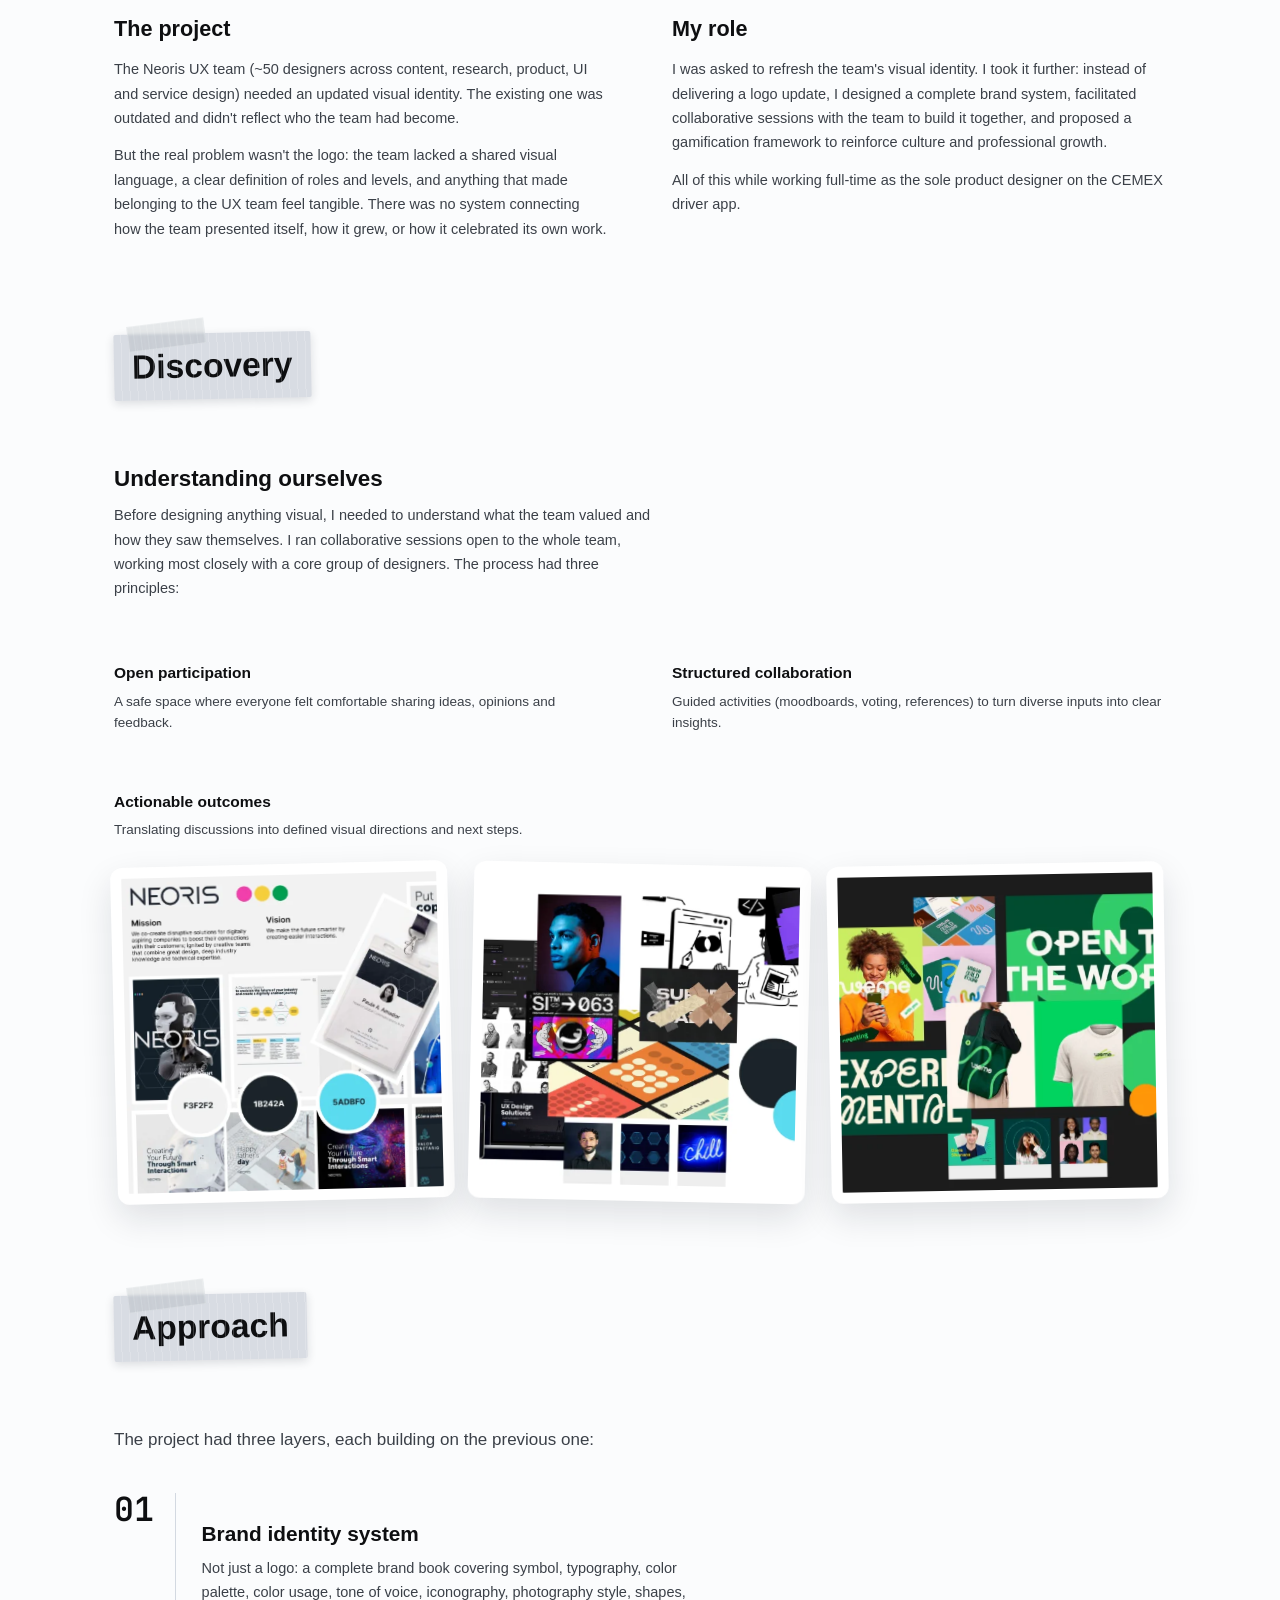
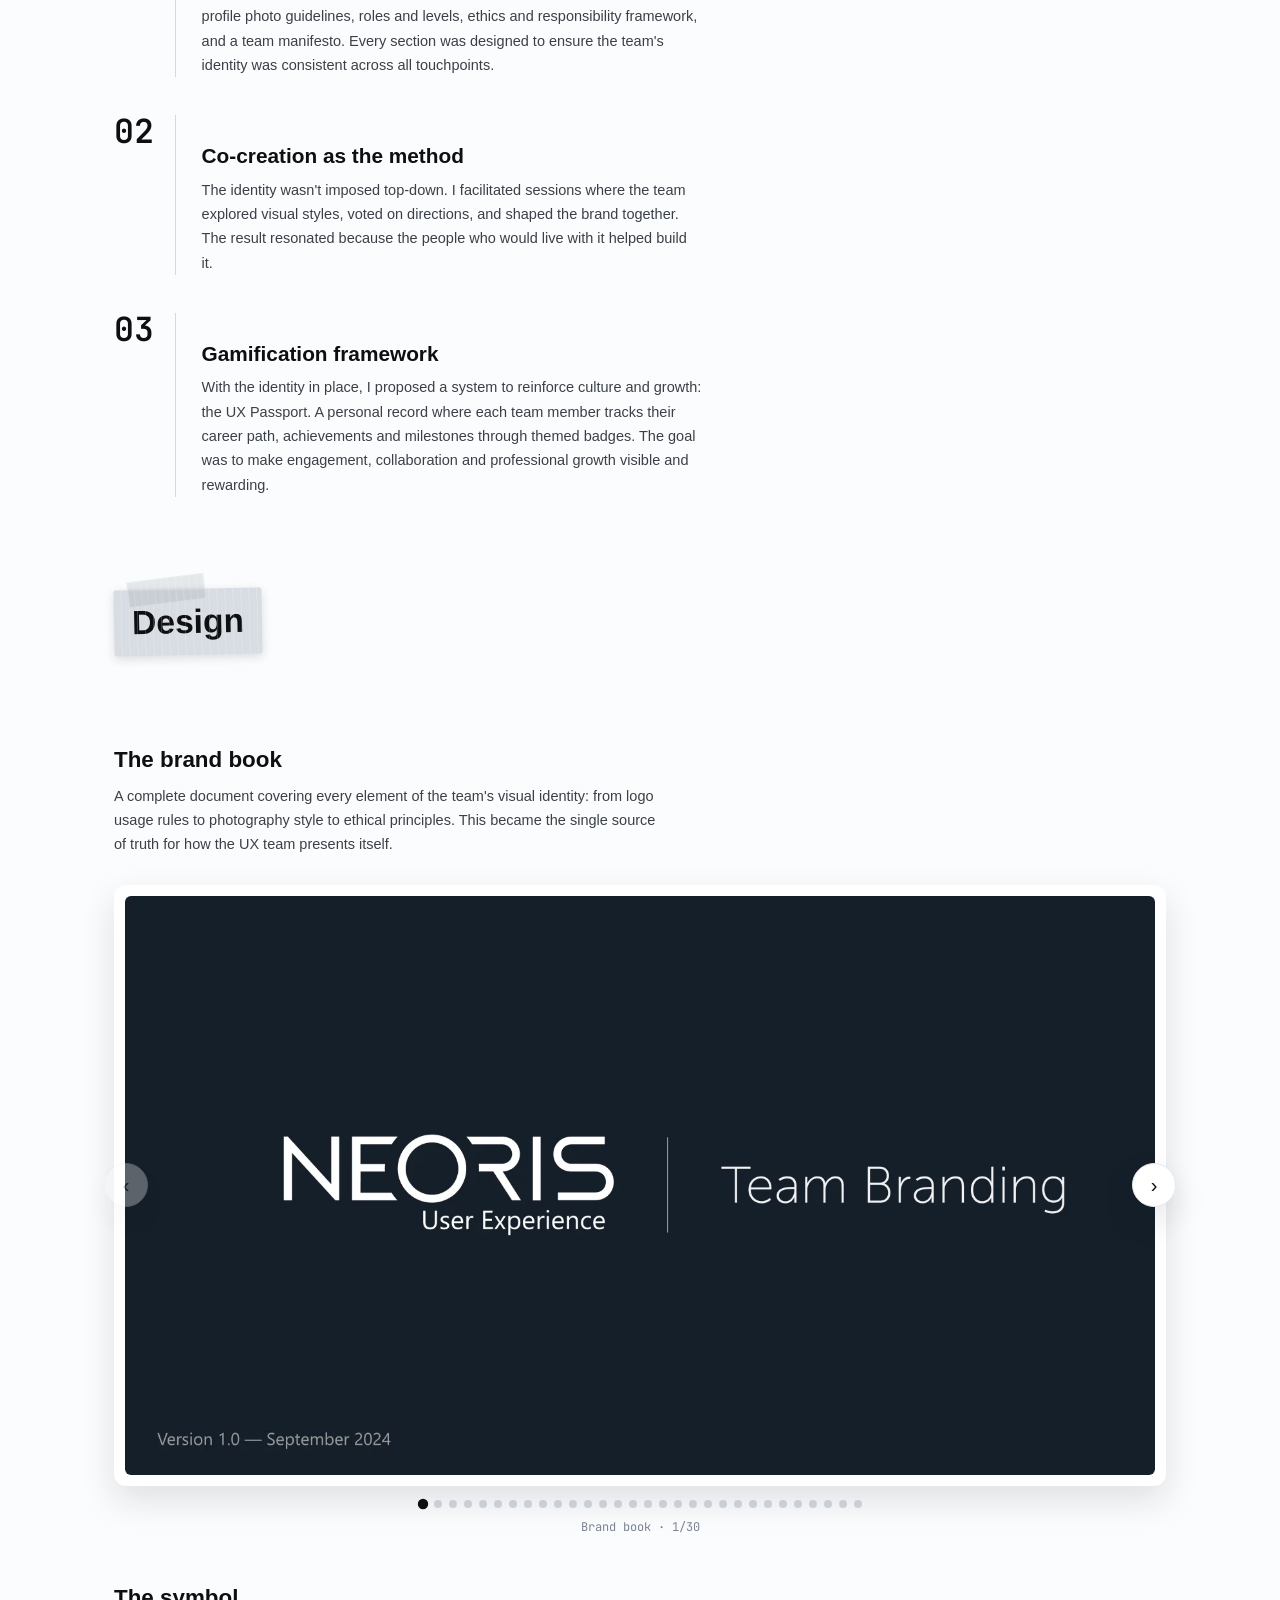
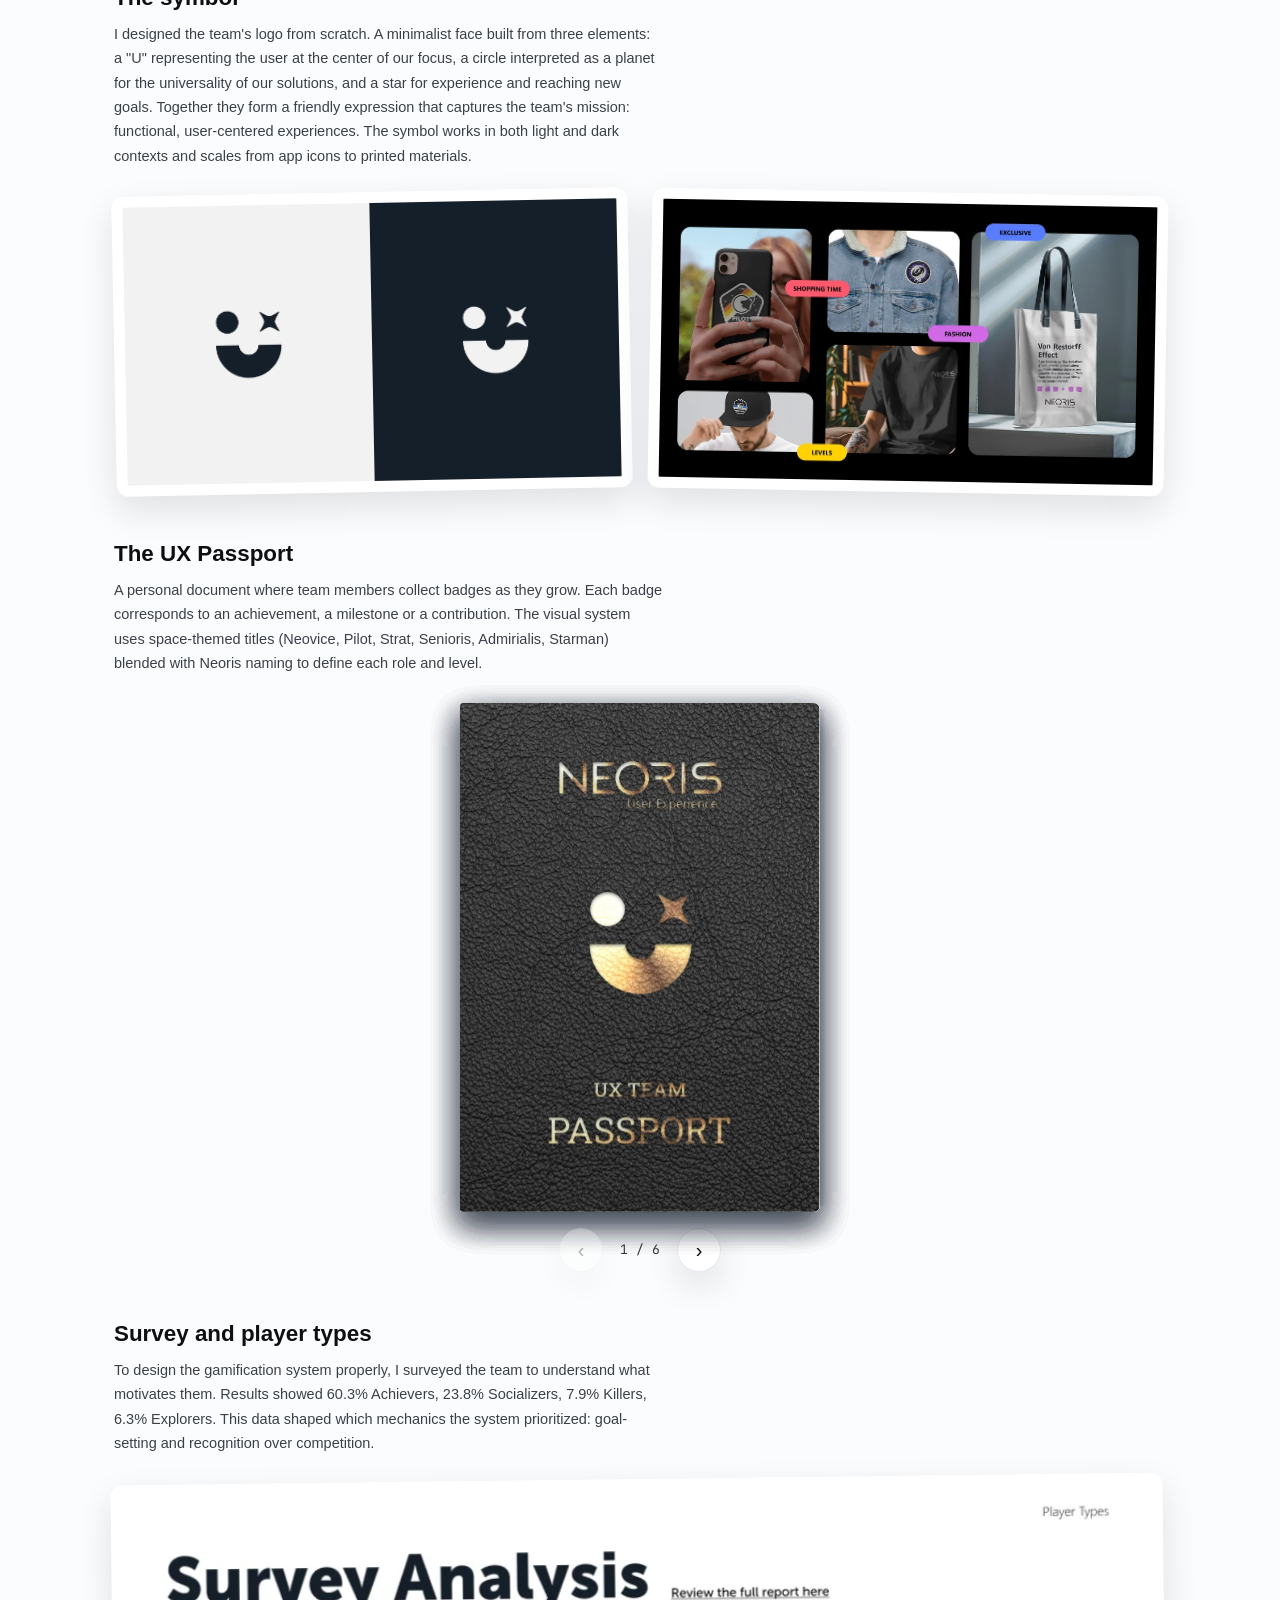
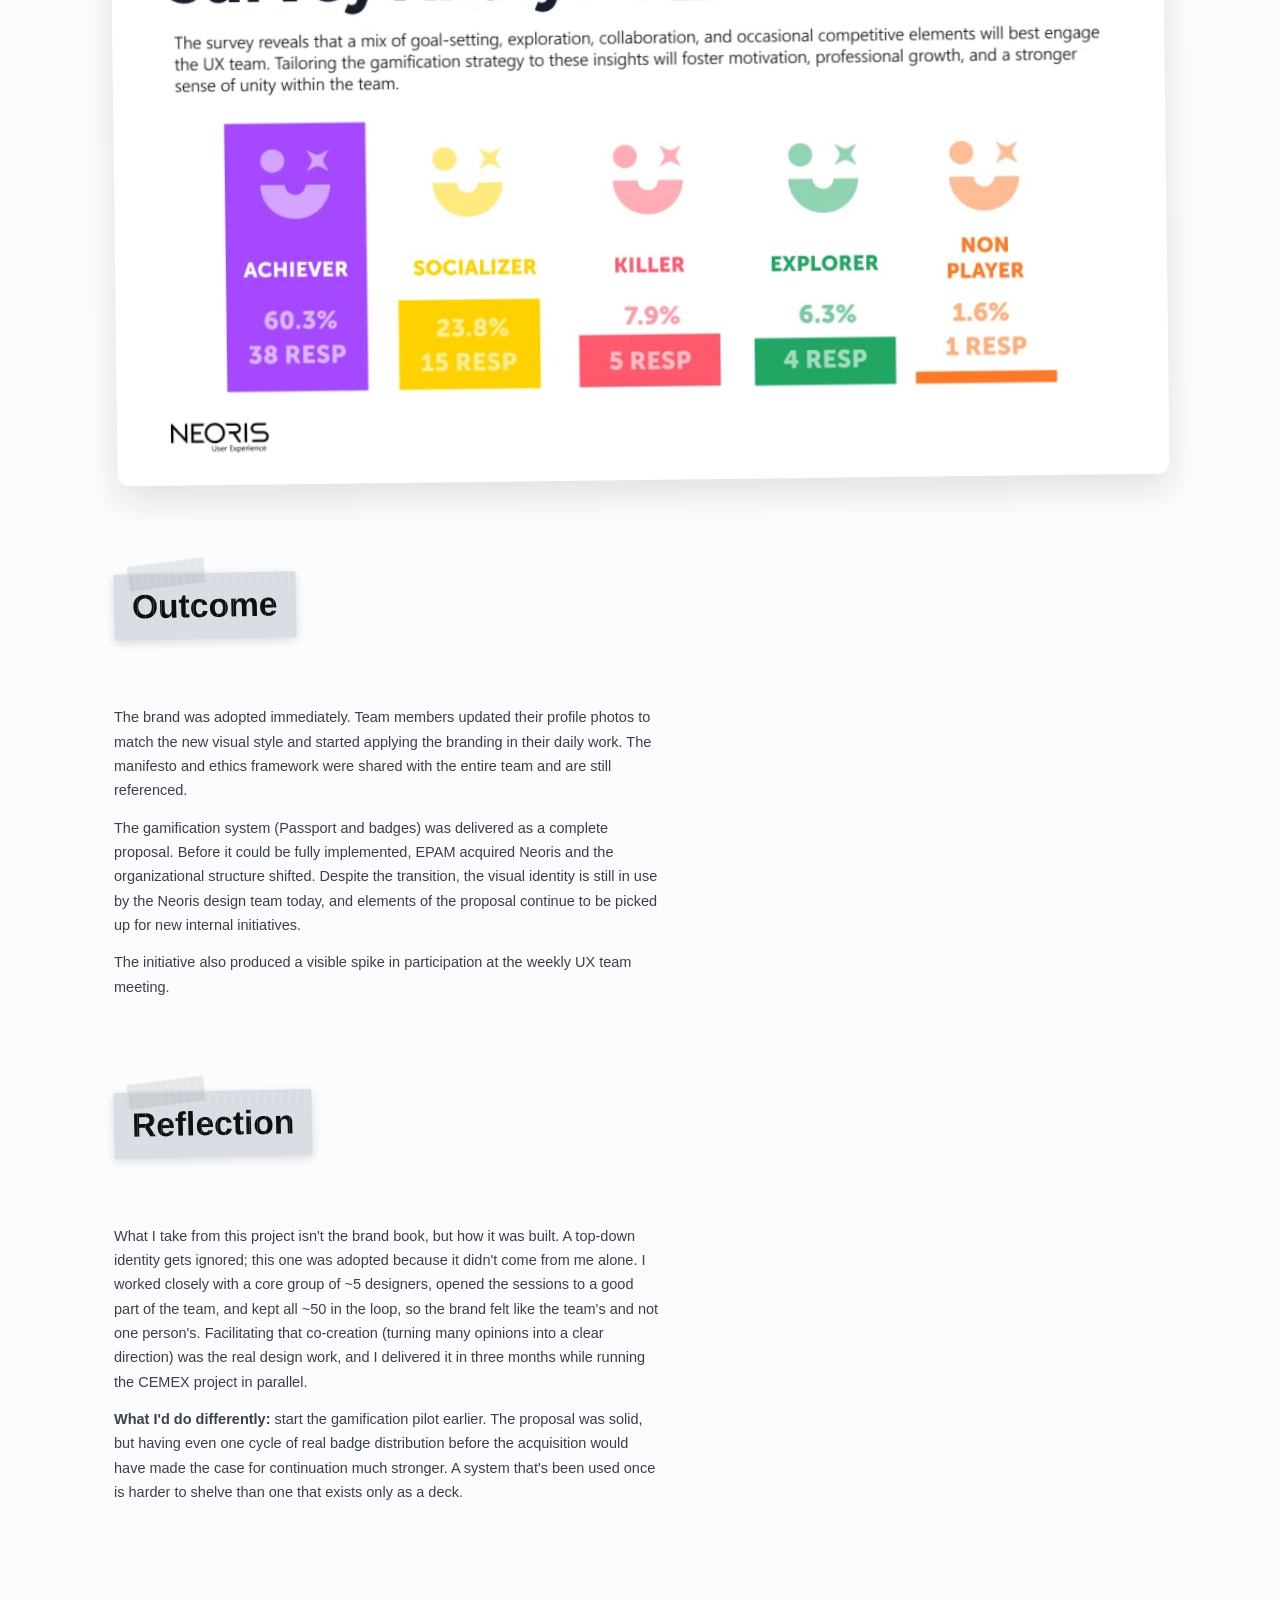
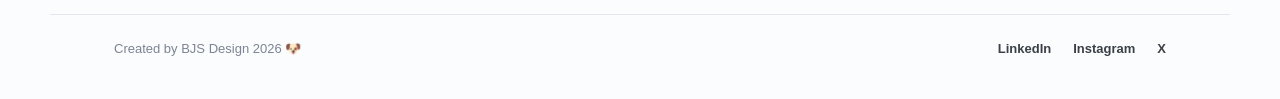
<file: work-ux-identity.html>
<!DOCTYPE html>
<html lang="en">
<head>
  <meta charset="UTF-8" />
  <meta name="viewport" content="width=device-width, initial-scale=1.0" />
  <!-- Google Analytics (GA4) — deferred until first interaction / idle to keep it off the critical path -->
  <script>
    window.dataLayer = window.dataLayer || [];
    function gtag(){dataLayer.push(arguments);}
    gtag('js', new Date());
    gtag('config', 'G-72JWC0ZJKR');
    (function () {
      var loaded = false;
      function loadGA() {
        if (loaded) return; loaded = true;
        var s = document.createElement('script');
        s.async = true;
        s.src = 'https://www.googletagmanager.com/gtag/js?id=G-72JWC0ZJKR';
        document.head.appendChild(s);
      }
      ['scroll', 'mousemove', 'pointerdown', 'keydown', 'touchstart'].forEach(function (ev) {
        window.addEventListener(ev, loadGA, { once: true, passive: true });
      });
    })();
  </script>
  <title>UX Team Identity — Brayham Jaimes</title>
  <meta name="description" content="Case study: a brand system, team manifesto and gamification framework for Neoris' 50-person UX design team. Brand identity, 3D assets and co-creation by Brayham Jaimes." />
  <!-- Open Graph / social preview -->
  <meta property="og:type" content="website" />
  <meta property="og:site_name" content="Brayham Jaimes" />
  <meta property="og:title" content="UX Team Identity — Brayham Jaimes" />
  <meta property="og:description" content="Case study: a brand system, team manifesto and gamification framework for Neoris' 50-person UX design team. Brand identity, 3D assets and co-creation by Brayham Jaimes." />
  <meta property="og:url" content="https://brayhamjaimes.com/work-ux-identity.html" />
  <meta property="og:image" content="https://brayhamjaimes.com/assets/og-preview.jpg" />
  <meta property="og:image:width" content="1200" />
  <meta property="og:image:height" content="630" />
  <meta property="og:image:alt" content="Brayham Jaimes — Building value through design" />
  <meta name="twitter:card" content="summary_large_image" />
  <meta name="twitter:title" content="UX Team Identity — Brayham Jaimes" />
  <meta name="twitter:description" content="Case study: a brand system, team manifesto and gamification framework for Neoris' 50-person UX design team. Brand identity, 3D assets and co-creation by Brayham Jaimes." />
  <meta name="twitter:image" content="https://brayhamjaimes.com/assets/og-preview.jpg" />
  <link rel="icon" type="image/png" href="assets/favicon.png" />
  <link rel="apple-touch-icon" sizes="180x180" href="assets/apple-touch-icon.png" />
  <link rel="canonical" href="https://brayhamjaimes.com/work-ux-identity.html" />
  <meta name="author" content="Brayham Jaimes" />
  <meta name="robots" content="index, follow, max-image-preview:large, max-snippet:-1" />
  <meta name="geo.region" content="MX-CMX" />
  <meta name="geo.placename" content="Mexico City" />
  <script type="application/ld+json">
  {
    "@context": "https://schema.org",
    "@graph": [
      {
        "@type": "CreativeWork",
        "@id": "https://brayhamjaimes.com/work-ux-identity.html#case",
        "name": "UX Team Identity",
        "headline": "UX Team Identity — a brand system and gamification framework for a 50-person UX team",
        "description": "Case study: a brand system, team manifesto and gamification framework for Neoris' 50-person UX design team. Brand identity, 3D assets and co-creation by Brayham Jaimes.",
        "url": "https://brayhamjaimes.com/work-ux-identity.html",
        "image": "https://brayhamjaimes.com/assets/images/ux-identity/hero.webp",
        "inLanguage": ["en", "es"],
        "dateCreated": "2024",
        "author": { "@id": "https://brayhamjaimes.com/#brayham" },
        "creator": { "@id": "https://brayhamjaimes.com/#brayham" },
        "isPartOf": { "@id": "https://brayhamjaimes.com/#website" },
        "about": ["Brand identity", "Design systems", "Gamification", "Co-creation facilitation", "Service Design"],
        "keywords": "brand identity, brand book, gamification, co-creation, UX passport, Neoris"
      },
      {
        "@type": "BreadcrumbList",
        "itemListElement": [
          { "@type": "ListItem", "position": 1, "name": "Home", "item": "https://brayhamjaimes.com/" },
          { "@type": "ListItem", "position": 2, "name": "UX Team Identity", "item": "https://brayhamjaimes.com/work-ux-identity.html" }
        ]
      },
      {
        "@type": "Person",
        "@id": "https://brayhamjaimes.com/#brayham",
        "name": "Brayham Jaimes",
        "jobTitle": "Senior Product Designer",
        "url": "https://brayhamjaimes.com/",
        "image": "https://brayhamjaimes.com/assets/og-preview.jpg",
        "worksFor": { "@type": "Organization", "name": "EPAM Systems" },
        "address": { "@type": "PostalAddress", "addressLocality": "Mexico City", "addressCountry": "MX" },
        "sameAs": ["https://mx.linkedin.com/in/brayhamjaimes", "https://www.instagram.com/brayhamjaimes", "https://x.com/brayhamjaimes"]
      }
    ]
  }
  </script>
  <script>
    (function () {
      try {
        var t = localStorage.getItem('bjs-theme');
        if (!t) t = window.matchMedia('(prefers-color-scheme: dark)').matches ? 'dark' : 'light';
        document.documentElement.setAttribute('data-theme', t);
      } catch (e) { document.documentElement.setAttribute('data-theme', 'light'); }
    })();
  </script>
  <link rel="preconnect" href="https://fonts.googleapis.com" />
  <link rel="preconnect" href="https://fonts.gstatic.com" crossorigin />
  <link rel="stylesheet" href="https://fonts.googleapis.com/css2?family=Caveat:wght@500;600;700&family=JetBrains+Mono:wght@400;600&display=swap" media="print" onload="this.media='all'" />
  <noscript><link rel="stylesheet" href="https://fonts.googleapis.com/css2?family=Caveat:wght@500;600;700&family=JetBrains+Mono:wght@400;600&display=swap" /></noscript>
  <link rel="preconnect" href="https://api.fontshare.com" crossorigin />
  <link rel="stylesheet" href="https://api.fontshare.com/v2/css?f[]=satoshi@400,500,600,700,800,900&display=swap" media="print" onload="this.media='all'" />
  <noscript><link rel="stylesheet" href="https://api.fontshare.com/v2/css?f[]=satoshi@400,500,600,700,800,900&display=swap" /></noscript>
  <link rel="stylesheet" href="css/styles.css?v=56" />
</head>
<body>
  <div class="grid-bg" aria-hidden="true" style="display:none"></div>
  <svg class="blueprint" viewBox="0 0 860 576" preserveAspectRatio="xMidYMid slice" aria-hidden="true"><style>.er{fill:var(--paper);stroke:none}</style><defs><clipPath id="gridClip"><rect x="50" y="50" width="760" height="476"/></clipPath></defs><path d="M 50 326 A 200 200 0 0 1 250 526" fill="none" stroke="currentColor" stroke-opacity="0.45" stroke-width="1"/><line x1="246" y1="526" x2="254" y2="526" stroke="currentColor" stroke-opacity="0.45" stroke-width="0.5"/><line x1="245.25" y1="508.92" x2="253.22" y2="508.22" stroke="currentColor" stroke-opacity="0.45" stroke-width="0.5"/><line x1="243.02" y1="491.96" x2="250.9" y2="490.58" stroke="currentColor" stroke-opacity="0.45" stroke-width="0.5"/><line x1="239.32" y1="475.27" x2="247.05" y2="473.2" stroke="currentColor" stroke-opacity="0.45" stroke-width="0.5"/><line x1="234.18" y1="458.96" x2="241.7" y2="456.23" stroke="currentColor" stroke-opacity="0.45" stroke-width="0.5"/><line x1="227.64" y1="443.17" x2="234.89" y2="439.79" stroke="currentColor" stroke-opacity="0.45" stroke-width="0.5"/><line x1="219.74" y1="428" x2="226.67" y2="424" stroke="currentColor" stroke-opacity="0.45" stroke-width="0.5"/><line x1="210.55" y1="413.58" x2="217.11" y2="408.99" stroke="currentColor" stroke-opacity="0.45" stroke-width="0.5"/><line x1="200.14" y1="400.01" x2="206.27" y2="394.87" stroke="currentColor" stroke-opacity="0.45" stroke-width="0.5"/><line x1="188.59" y1="387.41" x2="194.25" y2="381.75" stroke="currentColor" stroke-opacity="0.45" stroke-width="0.5"/><line x1="175.99" y1="375.86" x2="181.13" y2="369.73" stroke="currentColor" stroke-opacity="0.45" stroke-width="0.5"/><line x1="162.42" y1="365.45" x2="167.01" y2="358.89" stroke="currentColor" stroke-opacity="0.45" stroke-width="0.5"/><line x1="148" y1="356.26" x2="152" y2="349.33" stroke="currentColor" stroke-opacity="0.45" stroke-width="0.5"/><line x1="132.83" y1="348.36" x2="136.21" y2="341.11" stroke="currentColor" stroke-opacity="0.45" stroke-width="0.5"/><line x1="117.04" y1="341.82" x2="119.77" y2="334.3" stroke="currentColor" stroke-opacity="0.45" stroke-width="0.5"/><line x1="100.73" y1="336.68" x2="102.8" y2="328.95" stroke="currentColor" stroke-opacity="0.45" stroke-width="0.5"/><line x1="84.04" y1="332.98" x2="85.42" y2="325.1" stroke="currentColor" stroke-opacity="0.45" stroke-width="0.5"/><line x1="67.08" y1="330.75" x2="67.78" y2="322.78" stroke="currentColor" stroke-opacity="0.45" stroke-width="0.5"/><line x1="50" y1="330" x2="50" y2="322" stroke="currentColor" stroke-opacity="0.45" stroke-width="0.5"/><rect x="140.99" y="421.01" width="16" height="12" class="er" stroke="none"/><line x1="50" y1="50" x2="50" y2="526" stroke="currentColor" stroke-width="1"/><line x1="70" y1="50" x2="70" y2="526" stroke="currentColor" stroke-opacity="0.45" stroke-width="0.5"/><line x1="90" y1="50" x2="90" y2="526" stroke="currentColor" stroke-opacity="0.45" stroke-width="0.5"/><line x1="110" y1="50" x2="110" y2="526" stroke="currentColor" stroke-opacity="0.45" stroke-width="0.5"/><line x1="130" y1="50" x2="130" y2="526" stroke="currentColor" stroke-opacity="0.45" stroke-width="0.5"/><line x1="150" y1="50" x2="150" y2="526" stroke="currentColor" stroke-width="1"/><line x1="170" y1="50" x2="170" y2="526" stroke="currentColor" stroke-opacity="0.45" stroke-width="0.5"/><line x1="190" y1="50" x2="190" y2="526" stroke="currentColor" stroke-opacity="0.45" stroke-width="0.5"/><line x1="210" y1="50" x2="210" y2="526" stroke="currentColor" stroke-opacity="0.45" stroke-width="0.5"/><line x1="230" y1="50" x2="230" y2="526" stroke="currentColor" stroke-opacity="0.45" stroke-width="0.5"/><line x1="250" y1="50" x2="250" y2="526" stroke="currentColor" stroke-width="1"/><line x1="270" y1="50" x2="270" y2="526" stroke="currentColor" stroke-opacity="0.45" stroke-width="0.5"/><line x1="290" y1="50" x2="290" y2="526" stroke="currentColor" stroke-opacity="0.45" stroke-width="0.5"/><line x1="310" y1="50" x2="310" y2="526" stroke="currentColor" stroke-opacity="0.45" stroke-width="0.5"/><line x1="330" y1="50" x2="330" y2="526" stroke="currentColor" stroke-opacity="0.45" stroke-width="0.5"/><line x1="350" y1="50" x2="350" y2="526" stroke="currentColor" stroke-width="1"/><line x1="370" y1="50" x2="370" y2="526" stroke="currentColor" stroke-opacity="0.45" stroke-width="0.5"/><line x1="390" y1="50" x2="390" y2="526" stroke="currentColor" stroke-opacity="0.45" stroke-width="0.5"/><line x1="410" y1="50" x2="410" y2="526" stroke="currentColor" stroke-opacity="0.45" stroke-width="0.5"/><line x1="430" y1="50" x2="430" y2="526" stroke="currentColor" stroke-opacity="0.45" stroke-width="0.5"/><line x1="450" y1="50" x2="450" y2="526" stroke="currentColor" stroke-width="1"/><line x1="470" y1="50" x2="470" y2="526" stroke="currentColor" stroke-opacity="0.45" stroke-width="0.5"/><line x1="490" y1="50" x2="490" y2="526" stroke="currentColor" stroke-opacity="0.45" stroke-width="0.5"/><line x1="510" y1="50" x2="510" y2="526" stroke="currentColor" stroke-opacity="0.45" stroke-width="0.5"/><line x1="530" y1="50" x2="530" y2="526" stroke="currentColor" stroke-opacity="0.45" stroke-width="0.5"/><line x1="550" y1="50" x2="550" y2="526" stroke="currentColor" stroke-width="1"/><line x1="570" y1="50" x2="570" y2="526" stroke="currentColor" stroke-opacity="0.45" stroke-width="0.5"/><line x1="590" y1="50" x2="590" y2="526" stroke="currentColor" stroke-opacity="0.45" stroke-width="0.5"/><line x1="610" y1="50" x2="610" y2="526" stroke="currentColor" stroke-opacity="0.45" stroke-width="0.5"/><line x1="630" y1="50" x2="630" y2="526" stroke="currentColor" stroke-opacity="0.45" stroke-width="0.5"/><line x1="650" y1="50" x2="650" y2="526" stroke="currentColor" stroke-width="1"/><line x1="670" y1="50" x2="670" y2="526" stroke="currentColor" stroke-opacity="0.45" stroke-width="0.5"/><line x1="690" y1="50" x2="690" y2="526" stroke="currentColor" stroke-opacity="0.45" stroke-width="0.5"/><line x1="710" y1="50" x2="710" y2="526" stroke="currentColor" stroke-opacity="0.45" stroke-width="0.5"/><line x1="730" y1="50" x2="730" y2="526" stroke="currentColor" stroke-opacity="0.45" stroke-width="0.5"/><line x1="750" y1="50" x2="750" y2="526" stroke="currentColor" stroke-width="1"/><line x1="770" y1="50" x2="770" y2="526" stroke="currentColor" stroke-opacity="0.45" stroke-width="0.5"/><line x1="790" y1="50" x2="790" y2="526" stroke="currentColor" stroke-opacity="0.45" stroke-width="0.5"/><line x1="810" y1="50" x2="810" y2="526" stroke="currentColor" stroke-opacity="0.45" stroke-width="0.5"/><line x1="50" y1="50" x2="810" y2="50" stroke="currentColor" stroke-opacity="0.45" stroke-width="0.5"/><line x1="50" y1="70" x2="810" y2="70" stroke="currentColor" stroke-opacity="0.45" stroke-width="0.5"/><line x1="50" y1="90" x2="810" y2="90" stroke="currentColor" stroke-opacity="0.45" stroke-width="0.5"/><line x1="50" y1="110" x2="810" y2="110" stroke="currentColor" stroke-width="1"/><line x1="50" y1="130" x2="810" y2="130" stroke="currentColor" stroke-opacity="0.45" stroke-width="0.5"/><line x1="50" y1="150" x2="810" y2="150" stroke="currentColor" stroke-opacity="0.45" stroke-width="0.5"/><line x1="50" y1="170" x2="810" y2="170" stroke="currentColor" stroke-opacity="0.45" stroke-width="0.5"/><line x1="50" y1="190" x2="810" y2="190" stroke="currentColor" stroke-opacity="0.45" stroke-width="0.5"/><line x1="50" y1="210" x2="810" y2="210" stroke="currentColor" stroke-width="1"/><line x1="50" y1="230" x2="810" y2="230" stroke="currentColor" stroke-opacity="0.45" stroke-width="0.5"/><line x1="50" y1="250" x2="810" y2="250" stroke="currentColor" stroke-opacity="0.45" stroke-width="0.5"/><line x1="50" y1="270" x2="810" y2="270" stroke="currentColor" stroke-opacity="0.45" stroke-width="0.5"/><line x1="50" y1="290" x2="810" y2="290" stroke="currentColor" stroke-opacity="0.45" stroke-width="0.5"/><line x1="50" y1="310" x2="810" y2="310" stroke="currentColor" stroke-width="1"/><line x1="50" y1="330" x2="810" y2="330" stroke="currentColor" stroke-opacity="0.45" stroke-width="0.5"/><line x1="50" y1="350" x2="810" y2="350" stroke="currentColor" stroke-opacity="0.45" stroke-width="0.5"/><line x1="50" y1="370" x2="810" y2="370" stroke="currentColor" stroke-opacity="0.45" stroke-width="0.5"/><line x1="50" y1="390" x2="810" y2="390" stroke="currentColor" stroke-opacity="0.45" stroke-width="0.5"/><line x1="50" y1="410" x2="810" y2="410" stroke="currentColor" stroke-width="1"/><line x1="50" y1="430" x2="810" y2="430" stroke="currentColor" stroke-opacity="0.45" stroke-width="0.5"/><line x1="50" y1="450" x2="810" y2="450" stroke="currentColor" stroke-opacity="0.45" stroke-width="0.5"/><line x1="50" y1="470" x2="810" y2="470" stroke="currentColor" stroke-opacity="0.45" stroke-width="0.5"/><line x1="50" y1="490" x2="810" y2="490" stroke="currentColor" stroke-opacity="0.45" stroke-width="0.5"/><line x1="50" y1="510" x2="810" y2="510" stroke="currentColor" stroke-width="1"/><line x1="50" y1="30" x2="50" y2="50" stroke="currentColor" stroke-width="0.5"/><line x1="70" y1="30" x2="70" y2="40" stroke="currentColor" stroke-width="0.5"/><line x1="90" y1="30" x2="90" y2="40" stroke="currentColor" stroke-width="0.5"/><line x1="110" y1="30" x2="110" y2="40" stroke="currentColor" stroke-width="0.5"/><line x1="130" y1="30" x2="130" y2="40" stroke="currentColor" stroke-width="0.5"/><line x1="150" y1="30" x2="150" y2="50" stroke="currentColor" stroke-width="0.5"/><line x1="170" y1="30" x2="170" y2="40" stroke="currentColor" stroke-width="0.5"/><line x1="190" y1="30" x2="190" y2="40" stroke="currentColor" stroke-width="0.5"/><line x1="210" y1="30" x2="210" y2="40" stroke="currentColor" stroke-width="0.5"/><line x1="230" y1="30" x2="230" y2="40" stroke="currentColor" stroke-width="0.5"/><line x1="250" y1="30" x2="250" y2="50" stroke="currentColor" stroke-width="0.5"/><line x1="270" y1="30" x2="270" y2="40" stroke="currentColor" stroke-width="0.5"/><line x1="290" y1="30" x2="290" y2="40" stroke="currentColor" stroke-width="0.5"/><line x1="310" y1="30" x2="310" y2="40" stroke="currentColor" stroke-width="0.5"/><line x1="330" y1="30" x2="330" y2="40" stroke="currentColor" stroke-width="0.5"/><line x1="350" y1="30" x2="350" y2="50" stroke="currentColor" stroke-width="0.5"/><line x1="370" y1="30" x2="370" y2="40" stroke="currentColor" stroke-width="0.5"/><line x1="390" y1="30" x2="390" y2="40" stroke="currentColor" stroke-width="0.5"/><line x1="410" y1="30" x2="410" y2="40" stroke="currentColor" stroke-width="0.5"/><line x1="430" y1="30" x2="430" y2="40" stroke="currentColor" stroke-width="0.5"/><line x1="450" y1="30" x2="450" y2="50" stroke="currentColor" stroke-width="0.5"/><line x1="470" y1="30" x2="470" y2="40" stroke="currentColor" stroke-width="0.5"/><line x1="490" y1="30" x2="490" y2="40" stroke="currentColor" stroke-width="0.5"/><line x1="510" y1="30" x2="510" y2="40" stroke="currentColor" stroke-width="0.5"/><line x1="530" y1="30" x2="530" y2="40" stroke="currentColor" stroke-width="0.5"/><line x1="550" y1="30" x2="550" y2="50" stroke="currentColor" stroke-width="0.5"/><line x1="570" y1="30" x2="570" y2="40" stroke="currentColor" stroke-width="0.5"/><line x1="590" y1="30" x2="590" y2="40" stroke="currentColor" stroke-width="0.5"/><line x1="610" y1="30" x2="610" y2="40" stroke="currentColor" stroke-width="0.5"/><line x1="630" y1="30" x2="630" y2="40" stroke="currentColor" stroke-width="0.5"/><line x1="650" y1="30" x2="650" y2="50" stroke="currentColor" stroke-width="0.5"/><line x1="670" y1="30" x2="670" y2="40" stroke="currentColor" stroke-width="0.5"/><line x1="690" y1="30" x2="690" y2="40" stroke="currentColor" stroke-width="0.5"/><line x1="710" y1="30" x2="710" y2="40" stroke="currentColor" stroke-width="0.5"/><line x1="730" y1="30" x2="730" y2="40" stroke="currentColor" stroke-width="0.5"/><line x1="750" y1="30" x2="750" y2="50" stroke="currentColor" stroke-width="0.5"/><line x1="770" y1="30" x2="770" y2="40" stroke="currentColor" stroke-width="0.5"/><line x1="790" y1="30" x2="790" y2="40" stroke="currentColor" stroke-width="0.5"/><line x1="810" y1="30" x2="810" y2="40" stroke="currentColor" stroke-width="0.5"/><line x1="30" y1="50" x2="40" y2="50" stroke="currentColor" stroke-width="0.5"/><line x1="30" y1="70" x2="40" y2="70" stroke="currentColor" stroke-width="0.5"/><line x1="30" y1="90" x2="40" y2="90" stroke="currentColor" stroke-width="0.5"/><line x1="30" y1="110" x2="50" y2="110" stroke="currentColor" stroke-width="0.5"/><line x1="30" y1="130" x2="40" y2="130" stroke="currentColor" stroke-width="0.5"/><line x1="30" y1="150" x2="40" y2="150" stroke="currentColor" stroke-width="0.5"/><line x1="30" y1="170" x2="40" y2="170" stroke="currentColor" stroke-width="0.5"/><line x1="30" y1="190" x2="40" y2="190" stroke="currentColor" stroke-width="0.5"/><line x1="30" y1="210" x2="50" y2="210" stroke="currentColor" stroke-width="0.5"/><line x1="30" y1="230" x2="40" y2="230" stroke="currentColor" stroke-width="0.5"/><line x1="30" y1="250" x2="40" y2="250" stroke="currentColor" stroke-width="0.5"/><line x1="30" y1="270" x2="40" y2="270" stroke="currentColor" stroke-width="0.5"/><line x1="30" y1="290" x2="40" y2="290" stroke="currentColor" stroke-width="0.5"/><line x1="30" y1="310" x2="50" y2="310" stroke="currentColor" stroke-width="0.5"/><line x1="30" y1="330" x2="40" y2="330" stroke="currentColor" stroke-width="0.5"/><line x1="30" y1="350" x2="40" y2="350" stroke="currentColor" stroke-width="0.5"/><line x1="30" y1="370" x2="40" y2="370" stroke="currentColor" stroke-width="0.5"/><line x1="30" y1="390" x2="40" y2="390" stroke="currentColor" stroke-width="0.5"/><line x1="30" y1="410" x2="50" y2="410" stroke="currentColor" stroke-width="0.5"/><line x1="30" y1="430" x2="40" y2="430" stroke="currentColor" stroke-width="0.5"/><line x1="30" y1="450" x2="40" y2="450" stroke="currentColor" stroke-width="0.5"/><line x1="30" y1="470" x2="40" y2="470" stroke="currentColor" stroke-width="0.5"/><line x1="30" y1="490" x2="40" y2="490" stroke="currentColor" stroke-width="0.5"/><line x1="30" y1="510" x2="50" y2="510" stroke="currentColor" stroke-width="0.5"/><line x1="820" y1="50" x2="830" y2="50" stroke="currentColor" stroke-width="0.5"/><line x1="820" y1="70" x2="830" y2="70" stroke="currentColor" stroke-width="0.5"/><line x1="820" y1="90" x2="830" y2="90" stroke="currentColor" stroke-width="0.5"/><line x1="810" y1="110" x2="830" y2="110" stroke="currentColor" stroke-width="0.5"/><line x1="820" y1="130" x2="830" y2="130" stroke="currentColor" stroke-width="0.5"/><line x1="820" y1="150" x2="830" y2="150" stroke="currentColor" stroke-width="0.5"/><line x1="820" y1="170" x2="830" y2="170" stroke="currentColor" stroke-width="0.5"/><line x1="820" y1="190" x2="830" y2="190" stroke="currentColor" stroke-width="0.5"/><line x1="810" y1="210" x2="830" y2="210" stroke="currentColor" stroke-width="0.5"/><line x1="820" y1="230" x2="830" y2="230" stroke="currentColor" stroke-width="0.5"/><line x1="820" y1="250" x2="830" y2="250" stroke="currentColor" stroke-width="0.5"/><line x1="820" y1="270" x2="830" y2="270" stroke="currentColor" stroke-width="0.5"/><line x1="820" y1="290" x2="830" y2="290" stroke="currentColor" stroke-width="0.5"/><line x1="810" y1="310" x2="830" y2="310" stroke="currentColor" stroke-width="0.5"/><line x1="820" y1="330" x2="830" y2="330" stroke="currentColor" stroke-width="0.5"/><line x1="820" y1="350" x2="830" y2="350" stroke="currentColor" stroke-width="0.5"/><line x1="820" y1="370" x2="830" y2="370" stroke="currentColor" stroke-width="0.5"/><line x1="820" y1="390" x2="830" y2="390" stroke="currentColor" stroke-width="0.5"/><line x1="810" y1="410" x2="830" y2="410" stroke="currentColor" stroke-width="0.5"/><line x1="820" y1="430" x2="830" y2="430" stroke="currentColor" stroke-width="0.5"/><line x1="820" y1="450" x2="830" y2="450" stroke="currentColor" stroke-width="0.5"/><line x1="820" y1="470" x2="830" y2="470" stroke="currentColor" stroke-width="0.5"/><line x1="820" y1="490" x2="830" y2="490" stroke="currentColor" stroke-width="0.5"/><line x1="810" y1="510" x2="830" y2="510" stroke="currentColor" stroke-width="0.5"/><line x1="50" y1="526" x2="50" y2="546" stroke="currentColor" stroke-width="0.5"/><line x1="70" y1="536" x2="70" y2="546" stroke="currentColor" stroke-width="0.5"/><line x1="90" y1="536" x2="90" y2="546" stroke="currentColor" stroke-width="0.5"/><line x1="110" y1="536" x2="110" y2="546" stroke="currentColor" stroke-width="0.5"/><line x1="130" y1="536" x2="130" y2="546" stroke="currentColor" stroke-width="0.5"/><line x1="150" y1="526" x2="150" y2="546" stroke="currentColor" stroke-width="0.5"/><line x1="170" y1="536" x2="170" y2="546" stroke="currentColor" stroke-width="0.5"/><line x1="190" y1="536" x2="190" y2="546" stroke="currentColor" stroke-width="0.5"/><line x1="210" y1="536" x2="210" y2="546" stroke="currentColor" stroke-width="0.5"/><line x1="230" y1="536" x2="230" y2="546" stroke="currentColor" stroke-width="0.5"/><line x1="250" y1="526" x2="250" y2="546" stroke="currentColor" stroke-width="0.5"/><line x1="270" y1="536" x2="270" y2="546" stroke="currentColor" stroke-width="0.5"/><line x1="290" y1="536" x2="290" y2="546" stroke="currentColor" stroke-width="0.5"/><line x1="310" y1="536" x2="310" y2="546" stroke="currentColor" stroke-width="0.5"/><line x1="330" y1="536" x2="330" y2="546" stroke="currentColor" stroke-width="0.5"/><line x1="350" y1="526" x2="350" y2="546" stroke="currentColor" stroke-width="0.5"/><line x1="370" y1="536" x2="370" y2="546" stroke="currentColor" stroke-width="0.5"/><line x1="390" y1="536" x2="390" y2="546" stroke="currentColor" stroke-width="0.5"/><line x1="410" y1="536" x2="410" y2="546" stroke="currentColor" stroke-width="0.5"/><line x1="430" y1="536" x2="430" y2="546" stroke="currentColor" stroke-width="0.5"/><line x1="450" y1="526" x2="450" y2="546" stroke="currentColor" stroke-width="0.5"/><line x1="470" y1="536" x2="470" y2="546" stroke="currentColor" stroke-width="0.5"/><line x1="490" y1="536" x2="490" y2="546" stroke="currentColor" stroke-width="0.5"/><line x1="510" y1="536" x2="510" y2="546" stroke="currentColor" stroke-width="0.5"/><line x1="530" y1="536" x2="530" y2="546" stroke="currentColor" stroke-width="0.5"/><line x1="550" y1="526" x2="550" y2="546" stroke="currentColor" stroke-width="0.5"/><line x1="570" y1="536" x2="570" y2="546" stroke="currentColor" stroke-width="0.5"/><line x1="590" y1="536" x2="590" y2="546" stroke="currentColor" stroke-width="0.5"/><line x1="610" y1="536" x2="610" y2="546" stroke="currentColor" stroke-width="0.5"/><line x1="630" y1="536" x2="630" y2="546" stroke="currentColor" stroke-width="0.5"/><line x1="650" y1="526" x2="650" y2="546" stroke="currentColor" stroke-width="0.5"/><line x1="670" y1="536" x2="670" y2="546" stroke="currentColor" stroke-width="0.5"/><line x1="690" y1="536" x2="690" y2="546" stroke="currentColor" stroke-width="0.5"/><line x1="710" y1="536" x2="710" y2="546" stroke="currentColor" stroke-width="0.5"/><line x1="730" y1="536" x2="730" y2="546" stroke="currentColor" stroke-width="0.5"/><line x1="750" y1="526" x2="750" y2="546" stroke="currentColor" stroke-width="0.5"/><line x1="770" y1="536" x2="770" y2="546" stroke="currentColor" stroke-width="0.5"/><line x1="790" y1="536" x2="790" y2="546" stroke="currentColor" stroke-width="0.5"/><line x1="810" y1="536" x2="810" y2="546" stroke="currentColor" stroke-width="0.5"/><rect x="38" y="15" width="24" height="12" class="er" stroke="none"/><text x="50" y="25" text-anchor="middle" font-size="10" fill="currentColor"  font-style="normal" font-weight="400">0</text><rect x="138" y="15" width="24" height="12" class="er" stroke="none"/><text x="150" y="25" text-anchor="middle" font-size="10" fill="currentColor"  font-style="normal" font-weight="400">5</text><rect x="238" y="15" width="24" height="12" class="er" stroke="none"/><text x="250" y="25" text-anchor="middle" font-size="10" fill="currentColor"  font-style="normal" font-weight="400">10</text><rect x="338" y="15" width="24" height="12" class="er" stroke="none"/><text x="350" y="25" text-anchor="middle" font-size="10" fill="currentColor"  font-style="normal" font-weight="400">15</text><rect x="438" y="15" width="24" height="12" class="er" stroke="none"/><text x="450" y="25" text-anchor="middle" font-size="10" fill="currentColor"  font-style="normal" font-weight="400">20</text><rect x="538" y="15" width="24" height="12" class="er" stroke="none"/><text x="550" y="25" text-anchor="middle" font-size="10" fill="currentColor"  font-style="normal" font-weight="400">25</text><rect x="638" y="15" width="24" height="12" class="er" stroke="none"/><text x="650" y="25" text-anchor="middle" font-size="10" fill="currentColor"  font-style="normal" font-weight="400">30</text><rect x="738" y="15" width="24" height="12" class="er" stroke="none"/><text x="750" y="25" text-anchor="middle" font-size="10" fill="currentColor"  font-style="normal" font-weight="400">35</text><rect x="10" y="104" width="24" height="12" class="er" stroke="none"/><text x="23" y="113" text-anchor="middle" font-size="10" fill="currentColor"  font-style="normal" font-weight="400">20</text><rect x="10" y="204" width="24" height="12" class="er" stroke="none"/><text x="23" y="213" text-anchor="middle" font-size="10" fill="currentColor"  font-style="normal" font-weight="400">15</text><rect x="10" y="304" width="24" height="12" class="er" stroke="none"/><text x="23" y="313" text-anchor="middle" font-size="10" fill="currentColor"  font-style="normal" font-weight="400">10</text><rect x="10" y="404" width="24" height="12" class="er" stroke="none"/><text x="23" y="413" text-anchor="middle" font-size="10" fill="currentColor"  font-style="normal" font-weight="400">5</text><rect x="10" y="504" width="24" height="12" class="er" stroke="none"/><text x="23" y="513" text-anchor="middle" font-size="10" fill="currentColor"  font-style="normal" font-weight="400">0</text><rect x="826" y="104" width="24" height="12" class="er" stroke="none"/><text x="837" y="113" text-anchor="middle" font-size="10" fill="currentColor"  font-style="normal" font-weight="400">20</text><rect x="826" y="204" width="24" height="12" class="er" stroke="none"/><text x="837" y="213" text-anchor="middle" font-size="10" fill="currentColor"  font-style="normal" font-weight="400">15</text><rect x="826" y="304" width="24" height="12" class="er" stroke="none"/><text x="837" y="313" text-anchor="middle" font-size="10" fill="currentColor"  font-style="normal" font-weight="400">10</text><rect x="826" y="404" width="24" height="12" class="er" stroke="none"/><text x="837" y="413" text-anchor="middle" font-size="10" fill="currentColor"  font-style="normal" font-weight="400">5</text><rect x="826" y="504" width="24" height="12" class="er" stroke="none"/><text x="837" y="513" text-anchor="middle" font-size="10" fill="currentColor"  font-style="normal" font-weight="400">0</text><rect x="38" y="549" width="24" height="12" class="er" stroke="none"/><text x="50" y="559" text-anchor="middle" font-size="10" fill="currentColor"  font-style="normal" font-weight="400">0</text><rect x="138" y="549" width="24" height="12" class="er" stroke="none"/><text x="150" y="559" text-anchor="middle" font-size="10" fill="currentColor"  font-style="normal" font-weight="400">5</text><rect x="238" y="549" width="24" height="12" class="er" stroke="none"/><text x="250" y="559" text-anchor="middle" font-size="10" fill="currentColor"  font-style="normal" font-weight="400">10</text><rect x="338" y="549" width="24" height="12" class="er" stroke="none"/><text x="350" y="559" text-anchor="middle" font-size="10" fill="currentColor"  font-style="normal" font-weight="400">15</text><rect x="438" y="549" width="24" height="12" class="er" stroke="none"/><text x="450" y="559" text-anchor="middle" font-size="10" fill="currentColor"  font-style="normal" font-weight="400">20</text><rect x="538" y="549" width="24" height="12" class="er" stroke="none"/><text x="550" y="559" text-anchor="middle" font-size="10" fill="currentColor"  font-style="normal" font-weight="400">25</text><rect x="638" y="549" width="24" height="12" class="er" stroke="none"/><text x="650" y="559" text-anchor="middle" font-size="10" fill="currentColor"  font-style="normal" font-weight="400">30</text><rect x="738" y="549" width="24" height="12" class="er" stroke="none"/><text x="750" y="559" text-anchor="middle" font-size="10" fill="currentColor"  font-style="normal" font-weight="400">35</text><line x1="50" y1="526" x2="810" y2="322.36" stroke="currentColor" stroke-opacity="0.45" stroke-width="1" stroke-dasharray="3,2"/><rect x="175.93" y="481.04" width="24" height="14" rx="7" ry="7" class="er" stroke="none"/><text x="187.93" y="492.04" text-anchor="middle" font-size="10" fill="currentColor"  font-style="normal" font-weight="400">15<!-- -->&#176;</text><line x1="50" y1="526" x2="810" y2="87.21" stroke="currentColor" stroke-opacity="0.45" stroke-width="1" stroke-dasharray="3,2"/><rect x="161.67" y="446.6" width="24" height="14" rx="7" ry="7" class="er" stroke="none"/><text x="173.67" y="457.6" text-anchor="middle" font-size="10" fill="currentColor"  font-style="normal" font-weight="400">30<!-- -->&#176;</text><line x1="50" y1="526" x2="526" y2="50" stroke="currentColor" stroke-opacity="0.45" stroke-width="1" stroke-dasharray="3,2"/><rect x="138.97" y="417.03" width="24" height="14" rx="7" ry="7" class="er" stroke="none"/><text x="150.97" y="428.03" text-anchor="middle" font-size="10" fill="currentColor"  font-style="normal" font-weight="400">45<!-- -->&#176;</text><line x1="50" y1="526" x2="324.82" y2="50" stroke="currentColor" stroke-opacity="0.45" stroke-width="1" stroke-dasharray="3,2"/><rect x="109.4" y="394.33" width="24" height="14" rx="7" ry="7" class="er" stroke="none"/><text x="121.4" y="405.33" text-anchor="middle" font-size="10" fill="currentColor"  font-style="normal" font-weight="400">60<!-- -->&#176;</text></svg>
  <div class="ruler ruler--top" id="rulerTop" aria-hidden="true"></div>
  <div class="ruler ruler--left" id="rulerLeft" aria-hidden="true"></div>
  <div class="ruler ruler--corner" aria-hidden="true">0</div>

  <!-- NAV -->
  <header class="nav" id="top">
    <a class="nav__brand" href="index.html" aria-label="Brayham Jaimes — home">BJS</a>
    <button class="nav__burger" id="navBurger" aria-label="Menu" aria-expanded="false" aria-controls="navLinks">
      <span></span><span></span><span></span>
    </button>
    <nav class="nav__links" id="navLinks" aria-label="Primary">
      <div class="nav__menu-row">
        <button class="chip-toggle" id="langToggle" aria-label="Change language / Cambiar idioma" title="EN / ES">EN</button>
        <button class="theme-toggle" id="themeToggle" role="switch" aria-checked="false" aria-label="Toggle dark mode">
          <span class="theme-toggle__track">
            <svg class="theme-toggle__icon theme-toggle__icon--sun" viewBox="0 0 24 24" width="12" height="12" aria-hidden="true"><circle cx="12" cy="12" r="4.5" fill="currentColor"/><g stroke="currentColor" stroke-width="1.6" stroke-linecap="round"><path d="M12 2.5v3M12 18.5v3M2.5 12h3M18.5 12h3M5 5l2 2M17 17l2 2M19 5l-2 2M7 17l-2 2"/></g></svg>
            <svg class="theme-toggle__icon theme-toggle__icon--moon" viewBox="0 0 24 24" width="12" height="12" aria-hidden="true"><path fill="currentColor" d="M15 3a9 9 0 1 0 6 15.5A7.5 7.5 0 0 1 15 3z"/></svg>
            <span class="theme-toggle__thumb"></span>
          </span>
        </button>
      </div>
      <a href="index.html#work" class="nav__item">
        <span class="nav__label" data-en="MY WORK" data-es="MI TRABAJO">MY WORK</span>
      </a>
      <a href="about.html" class="nav__item">
        <span class="nav__label" data-en="ABOUT ME" data-es="SOBRE MÍ">ABOUT ME</span>
      </a>
      <a href="index.html#contact" class="nav__item">
        <span class="nav__label" data-en="CONTACT" data-es="CONTACTO">CONTACT</span>
      </a>
    </nav>
  </header>

  <main>
    <article class="case">
      <a class="case-back" href="index.html#work"><span aria-hidden="true">←</span> <span data-en="Back to work" data-es="Volver al trabajo">Back to work</span></a>

      <!-- HERO -->
      <section class="case-hero reveal">
        <h1 class="case-hero__title">UX Team Identity</h1>
        <p class="case-hero__tag" data-en="Building a brand system, a team manifesto and a gamification framework for a 50-person design team" data-es="Construyendo un sistema de marca, un manifiesto de equipo y un framework de gamificación para un equipo de diseño de 50 personas">Building a brand system, a team manifesto and a gamification framework for a 50-person design team</p>

        <div class="case-meta">
          <div class="case-meta__item"><span class="case-meta__k" data-en="Company" data-es="Empresa">Company</span><span class="case-meta__v" data-en="Neoris" data-es="Neoris">Neoris</span></div>
          <div class="case-meta__item"><span class="case-meta__k" data-en="Role" data-es="Rol">Role</span><span class="case-meta__v" data-en="Designer and brand lead (self-initiated scope)" data-es="Diseñador y brand lead (alcance por iniciativa propia)">Designer and brand lead (self-initiated scope)</span></div>
          <div class="case-meta__item"><span class="case-meta__k" data-en="Year" data-es="Año">Year</span><span class="case-meta__v" data-en="2024" data-es="2024">2024</span></div>
          <div class="case-meta__item"><span class="case-meta__k" data-en="Duration" data-es="Duración">Duration</span><span class="case-meta__v" data-en="3 months" data-es="3 meses">3 months</span></div>
          <div class="case-meta__item"><span class="case-meta__k" data-en="Scope" data-es="Alcance">Scope</span><span class="case-meta__v" data-en="Brand identity, 3D assets, co-creation facilitation, gamification design" data-es="Identidad de marca, assets 3D, facilitación de co-creación, diseño de gamificación">Brand identity, 3D assets, co-creation facilitation, gamification design</span></div>
        </div>

        <div class="case-summary">
          <div class="case-summary__row">
            <span class="case-summary__k" data-en="The challenge" data-es="El reto">The challenge</span>
            <p class="case-summary__v" data-en="Neoris's UX team (~50 designers) had an outdated identity and, more fundamentally, no shared visual language or way to make belonging to the team tangible." data-es="El equipo de UX de Neoris (~50 diseñadores) tenía una identidad desactualizada y, más de fondo, ningún lenguaje visual compartido ni forma de hacer tangible el pertenecer al equipo.">Neoris's UX team (~50 designers) had an outdated identity and, more fundamentally, no shared visual language or way to make belonging to the team tangible.</p>
          </div>
          <div class="case-summary__row">
            <span class="case-summary__k" data-en="My move" data-es="Lo que hice">My move</span>
            <p class="case-summary__v" data-en="Instead of a logo refresh, I facilitated co-creation sessions with a good part of the team (closely with a core group of ~5 designers) and delivered a full brand system, a manifesto, and a gamification framework (the UX Passport)." data-es="En vez de un refresh de logo, facilité sesiones de co-creación en las que participó buena parte del equipo (de cerca con un grupo núcleo de unos 5 diseñadores) y entregué un sistema de marca completo, un manifiesto y un framework de gamificación (el UX Passport).">Instead of a logo refresh, I facilitated co-creation sessions with a good part of the team (closely with a core group of ~5 designers) and delivered a full brand system, a manifesto, and a gamification framework (the UX Passport).</p>
          </div>
          <div class="case-summary__row">
            <span class="case-summary__k" data-en="The result" data-es="El resultado">The result</span>
            <p class="case-summary__v" data-en="The brand was adopted immediately and drove a visible spike in participation at the weekly team meeting; it's still in use today after EPAM acquired Neoris." data-es="La marca se adoptó de inmediato y generó un pico de participación en la junta semanal; sigue en uso hoy tras la adquisición de Neoris por EPAM.">The brand was adopted immediately and drove a visible spike in participation at the weekly team meeting; it's still in use today after EPAM acquired Neoris.</p>
          </div>
        </div>

        <img class="shot shot--hero" style="--shot-rot:-0.8deg" src="assets/images/ux-identity/hero.webp" alt="UX Team Identity — symbol, brand book and applications" loading="lazy" />
      </section>

      <!-- CONTEXT -->
      <section class="reveal">
        <span class="sec-tag"><span class="tape tape--tl"></span><span data-en="Context" data-es="Contexto">Context</span></span>
        <div class="case-cols">
          <div class="case-col">
            <h3 data-en="The project" data-es="El proyecto">The project</h3>
            <p data-en="The Neoris UX team (~50 designers across content, research, product, UI and service design) needed an updated visual identity. The existing one was outdated and didn't reflect who the team had become." data-es="El equipo de UX de Neoris (~50 diseñadores entre content, research, product, UI y service design) necesitaba una identidad visual actualizada. La que existía estaba anticuada y no reflejaba en lo que se había convertido el equipo.">The Neoris UX team (~50 designers across content, research, product, UI and service design) needed an updated visual identity. The existing one was outdated and didn't reflect who the team had become.</p>
            <p data-en="But the real problem wasn't the logo: the team lacked a shared visual language, a clear definition of roles and levels, and anything that made belonging to the UX team feel tangible. There was no system connecting how the team presented itself, how it grew, or how it celebrated its own work." data-es="Pero el problema real no era el logo: al equipo le faltaba un lenguaje visual compartido, una definición clara de roles y niveles, y algo que hiciera tangible el pertenecer al equipo de UX. No había un sistema que conectara cómo se presentaba el equipo, cómo crecía y cómo celebraba su propio trabajo.">But the real problem wasn't the logo: the team lacked a shared visual language, a clear definition of roles and levels, and anything that made belonging to the UX team feel tangible. There was no system connecting how the team presented itself, how it grew, or how it celebrated its own work.</p>
          </div>
          <div class="case-col">
            <h3 data-en="My role" data-es="Mi rol">My role</h3>
            <p data-en="I was asked to refresh the team's visual identity. I took it further: instead of delivering a logo update, I designed a complete brand system, facilitated collaborative sessions with the team to build it together, and proposed a gamification framework to reinforce culture and professional growth." data-es="Me pidieron refrescar la identidad visual del equipo. Fui más allá: en lugar de entregar una actualización del logo, diseñé un sistema de marca completo, facilité sesiones colaborativas con el equipo para construirlo juntos y propuse un framework de gamificación para reforzar la cultura y el crecimiento profesional.">I was asked to refresh the team's visual identity. I took it further: instead of delivering a logo update, I designed a complete brand system, facilitated collaborative sessions with the team to build it together, and proposed a gamification framework to reinforce culture and professional growth.</p>
            <p data-en="All of this while working full-time as the sole product designer on the CEMEX driver app." data-es="Todo esto mientras trabajaba tiempo completo como único product designer en la app de conductores de CEMEX.">All of this while working full-time as the sole product designer on the CEMEX driver app.</p>
          </div>
        </div>
      </section>

      <!-- DISCOVERY -->
      <section class="reveal">
        <span class="sec-tag"><span class="tape tape--tl"></span><span data-en="Discovery" data-es="Descubrimiento">Discovery</span></span>
        <h3 class="case-sub" style="margin-top:clamp(16px,2.5vw,24px)" data-en="Understanding ourselves" data-es="Entendernos a nosotros mismos">Understanding ourselves</h3>
        <p class="case-body" data-en="Before designing anything visual, I needed to understand what the team valued and how they saw themselves. I ran collaborative sessions open to the whole team, working most closely with a core group of designers. The process had three principles:" data-es="Antes de diseñar nada visual, necesitaba entender qué valoraba el equipo y cómo se veía a sí mismo. Corrí sesiones colaborativas abiertas a todo el equipo, trabajando de cerca con un grupo núcleo de diseñadores. El proceso tuvo tres principios:">Before designing anything visual, I needed to understand what the team valued and how they saw themselves. I ran collaborative sessions open to the whole team, working most closely with a core group of designers. The process had three principles:</p>

        <div class="case-find">
          <div class="case-find__item">
            <h4 data-en="Open participation" data-es="Participación abierta">Open participation</h4>
            <p data-en="A safe space where everyone felt comfortable sharing ideas, opinions and feedback." data-es="Un espacio seguro donde todos se sentían cómodos compartiendo ideas, opiniones y feedback.">A safe space where everyone felt comfortable sharing ideas, opinions and feedback.</p>
          </div>
          <div class="case-find__item">
            <h4 data-en="Structured collaboration" data-es="Colaboración estructurada">Structured collaboration</h4>
            <p data-en="Guided activities (moodboards, voting, references) to turn diverse inputs into clear insights." data-es="Actividades guiadas (moodboards, votaciones, referencias) para convertir inputs diversos en insights claros.">Guided activities (moodboards, voting, references) to turn diverse inputs into clear insights.</p>
          </div>
          <div class="case-find__item">
            <h4 data-en="Actionable outcomes" data-es="Resultados accionables">Actionable outcomes</h4>
            <p data-en="Translating discussions into defined visual directions and next steps." data-es="Traducir las discusiones en direcciones visuales definidas y próximos pasos.">Translating discussions into defined visual directions and next steps.</p>
          </div>
        </div>

        <div class="ph-row">
          <img class="shot" style="--shot-rot:-1.4deg" src="assets/images/ux-identity/moodboard-corporate.webp" alt="Neoris corporate moodboard" loading="lazy" />
          <img class="shot" style="--shot-rot:1.2deg" src="assets/images/ux-identity/moodboard-b.webp" alt="Moodboard B — tech / dark aesthetic direction" loading="lazy" />
          <img class="shot" style="--shot-rot:-1deg" src="assets/images/ux-identity/moodboard-d.webp" alt="Moodboard D — colorful / open-world direction" loading="lazy" />
        </div>
      </section>

      <!-- APPROACH -->
      <section class="reveal">
        <span class="sec-tag"><span class="tape tape--tl"></span><span data-en="Approach" data-es="Enfoque">Approach</span></span>
        <p class="case-lead" data-en="The project had three layers, each building on the previous one:" data-es="El proyecto tuvo tres capas, cada una construida sobre la anterior:">The project had three layers, each building on the previous one:</p>

        <div class="case-steps">
          <div class="case-step">
            <span class="case-step__n">01</span>
            <div class="case-step__b">
              <h4 data-en="Brand identity system" data-es="Sistema de identidad de marca">Brand identity system</h4>
              <p data-en="Not just a logo: a complete brand book covering symbol, typography, color palette, color usage, tone of voice, iconography, photography style, shapes, profile photo guidelines, roles and levels, ethics and responsibility framework, and a team manifesto. Every section was designed to ensure the team's identity was consistent across all touchpoints." data-es="No solo un logo: un brand book completo que cubre símbolo, tipografía, paleta de color, uso del color, tono de voz, iconografía, estilo fotográfico, formas, lineamientos de foto de perfil, roles y niveles, un marco de ética y responsabilidad, y un manifiesto de equipo. Cada sección se diseñó para que la identidad del equipo fuera consistente en todos los touchpoints.">Not just a logo: a complete brand book covering symbol, typography, color palette, color usage, tone of voice, iconography, photography style, shapes, profile photo guidelines, roles and levels, ethics and responsibility framework, and a team manifesto. Every section was designed to ensure the team's identity was consistent across all touchpoints.</p>
            </div>
          </div>
          <div class="case-step">
            <span class="case-step__n">02</span>
            <div class="case-step__b">
              <h4 data-en="Co-creation as the method" data-es="La co-creación como método">Co-creation as the method</h4>
              <p data-en="The identity wasn't imposed top-down. I facilitated sessions where the team explored visual styles, voted on directions, and shaped the brand together. The result resonated because the people who would live with it helped build it." data-es="La identidad no se impuso de arriba hacia abajo. Facilité sesiones donde el equipo exploró estilos visuales, votó direcciones y moldeó la marca en conjunto. El resultado resonó porque las personas que iban a vivir con ella ayudaron a construirla.">The identity wasn't imposed top-down. I facilitated sessions where the team explored visual styles, voted on directions, and shaped the brand together. The result resonated because the people who would live with it helped build it.</p>
            </div>
          </div>
          <div class="case-step">
            <span class="case-step__n">03</span>
            <div class="case-step__b">
              <h4 data-en="Gamification framework" data-es="Framework de gamificación">Gamification framework</h4>
              <p data-en="With the identity in place, I proposed a system to reinforce culture and growth: the UX Passport. A personal record where each team member tracks their career path, achievements and milestones through themed badges. The goal was to make engagement, collaboration and professional growth visible and rewarding." data-es="Con la identidad ya definida, propuse un sistema para reforzar la cultura y el crecimiento: el UX Passport. Un registro personal donde cada integrante da seguimiento a su trayectoria, logros e hitos a través de badges temáticos. El objetivo era hacer que el engagement, la colaboración y el crecimiento profesional fueran visibles y gratificantes.">With the identity in place, I proposed a system to reinforce culture and growth: the UX Passport. A personal record where each team member tracks their career path, achievements and milestones through themed badges. The goal was to make engagement, collaboration and professional growth visible and rewarding.</p>
            </div>
          </div>
        </div>
      </section>

      <!-- DESIGN -->
      <section class="reveal">
        <span class="sec-tag"><span class="tape tape--tl"></span><span data-en="Design" data-es="Diseño">Design</span></span>

        <h3 class="case-sub" data-en="The brand book" data-es="El brand book">The brand book</h3>
        <p class="case-body" data-en="A complete document covering every element of the team's visual identity: from logo usage rules to photography style to ethical principles. This became the single source of truth for how the UX team presents itself." data-es="Un documento completo que cubre cada elemento de la identidad visual del equipo: desde las reglas de uso del logo hasta el estilo fotográfico y los principios éticos. Se convirtió en la única fuente de verdad de cómo se presenta el equipo de UX.">A complete document covering every element of the team's visual identity: from logo usage rules to photography style to ethical principles. This became the single source of truth for how the UX team presents itself.</p>
        <div class="pager" id="brandbook" aria-roledescription="pager" aria-label="Brand book pages">
          <div class="pager__frame">
            <div class="pager__viewport">
              <div class="pager__track">
                <div class="pager__slide"><img src="assets/images/ux-identity/brandbook-01.webp" alt="Brand book page 01" /></div>
                <div class="pager__slide"><img src="assets/images/ux-identity/brandbook-02.webp" alt="Brand book page 02" /></div>
                <div class="pager__slide"><img src="assets/images/ux-identity/brandbook-03.webp" alt="Brand book page 03" /></div>
                <div class="pager__slide"><img src="assets/images/ux-identity/brandbook-04.webp" alt="Brand book page 04" /></div>
                <div class="pager__slide"><img src="assets/images/ux-identity/brandbook-05.webp" alt="Brand book page 05" /></div>
                <div class="pager__slide"><img src="assets/images/ux-identity/brandbook-06.webp" alt="Brand book page 06" /></div>
                <div class="pager__slide"><img src="assets/images/ux-identity/brandbook-07.webp" alt="Brand book page 07" /></div>
                <div class="pager__slide"><img src="assets/images/ux-identity/brandbook-08.webp" alt="Brand book page 08" /></div>
                <div class="pager__slide"><img src="assets/images/ux-identity/brandbook-09.webp" alt="Brand book page 09" /></div>
                <div class="pager__slide"><img src="assets/images/ux-identity/brandbook-10.webp" alt="Brand book page 10" /></div>
                <div class="pager__slide"><img src="assets/images/ux-identity/brandbook-11.webp" alt="Brand book page 11" /></div>
                <div class="pager__slide"><img src="assets/images/ux-identity/brandbook-12.webp" alt="Brand book page 12" /></div>
                <div class="pager__slide"><img src="assets/images/ux-identity/brandbook-13.webp" alt="Brand book page 13" /></div>
                <div class="pager__slide"><img src="assets/images/ux-identity/brandbook-14.webp" alt="Brand book page 14" /></div>
                <div class="pager__slide"><img src="assets/images/ux-identity/brandbook-15.webp" alt="Brand book page 15" /></div>
                <div class="pager__slide"><img src="assets/images/ux-identity/brandbook-16.webp" alt="Brand book page 16" /></div>
                <div class="pager__slide"><img src="assets/images/ux-identity/brandbook-17.webp" alt="Brand book page 17" /></div>
                <div class="pager__slide"><img src="assets/images/ux-identity/brandbook-18.webp" alt="Brand book page 18" /></div>
                <div class="pager__slide"><img src="assets/images/ux-identity/brandbook-19.webp" alt="Brand book page 19" /></div>
                <div class="pager__slide"><img src="assets/images/ux-identity/brandbook-20.webp" alt="Brand book page 20" /></div>
                <div class="pager__slide"><img src="assets/images/ux-identity/brandbook-21.webp" alt="Brand book page 21" /></div>
                <div class="pager__slide"><img src="assets/images/ux-identity/brandbook-22.webp" alt="Brand book page 22" /></div>
                <div class="pager__slide"><img src="assets/images/ux-identity/brandbook-23.webp" alt="Brand book page 23" /></div>
                <div class="pager__slide"><img src="assets/images/ux-identity/brandbook-24.webp" alt="Brand book page 24" /></div>
                <div class="pager__slide"><img src="assets/images/ux-identity/brandbook-25.webp" alt="Brand book page 25" /></div>
                <div class="pager__slide"><img src="assets/images/ux-identity/brandbook-26.webp" alt="Brand book page 26" /></div>
                <div class="pager__slide"><img src="assets/images/ux-identity/brandbook-27.webp" alt="Brand book page 27" /></div>
                <div class="pager__slide"><img src="assets/images/ux-identity/brandbook-28.webp" alt="Brand book page 28" /></div>
                <div class="pager__slide"><img src="assets/images/ux-identity/brandbook-29.webp" alt="Brand book page 29" /></div>
                <div class="pager__slide"><img src="assets/images/ux-identity/brandbook-30.webp" alt="Brand book page 30" /></div>
              </div>
            </div>
            <button class="pager__nav pager__nav--prev" aria-label="Previous page">‹</button>
            <button class="pager__nav pager__nav--next" aria-label="Next page">›</button>
          </div>
          <div class="pager__dots" aria-hidden="true"></div>
          <p class="pager__label"><span data-en="Brand book" data-es="Brand book">Brand book</span> · <span class="pager__cur">1</span>/<span class="pager__total">1</span></p>
        </div>

        <h3 class="case-sub" data-en="The symbol" data-es="El símbolo">The symbol</h3>
        <p class="case-body" data-en="I designed the team's logo from scratch. A minimalist face built from three elements: a &quot;U&quot; representing the user at the center of our focus, a circle interpreted as a planet for the universality of our solutions, and a star for experience and reaching new goals. Together they form a friendly expression that captures the team's mission: functional, user-centered experiences. The symbol works in both light and dark contexts and scales from app icons to printed materials." data-es="Diseñé el logo del equipo desde cero. Una cara minimalista construida a partir de tres elementos: una «U» que representa al usuario en el centro de nuestro foco, un círculo interpretado como un planeta por la universalidad de nuestras soluciones, y una estrella por la experiencia y por alcanzar nuevas metas. Juntos forman una expresión amigable que captura la misión del equipo: experiencias funcionales y centradas en el usuario. El símbolo funciona tanto en contextos claros como oscuros y escala desde íconos de app hasta materiales impresos.">I designed the team's logo from scratch. A minimalist face built from three elements: a "U" representing the user at the center of our focus, a circle interpreted as a planet for the universality of our solutions, and a star for experience and reaching new goals. Together they form a friendly expression that captures the team's mission: functional, user-centered experiences. The symbol works in both light and dark contexts and scales from app icons to printed materials.</p>
        <div class="ph-pair">
          <img class="shot" style="--shot-rot:-1.1deg" src="assets/images/ux-identity/symbol-light-dark.webp" alt="The symbol on light and dark backgrounds" loading="lazy" />
          <img class="shot" style="--shot-rot:1deg" src="assets/images/ux-identity/symbol-scales.webp" alt="The symbol applied at different scales" loading="lazy" />
        </div>

        <h3 class="case-sub" data-en="The UX Passport" data-es="El UX Passport">The UX Passport</h3>
        <p class="case-body" data-en="A personal document where team members collect badges as they grow. Each badge corresponds to an achievement, a milestone or a contribution. The visual system uses space-themed titles (Neovice, Pilot, Strat, Senioris, Admirialis, Starman) blended with Neoris naming to define each role and level." data-es="Un documento personal donde los integrantes coleccionan badges conforme crecen. Cada badge corresponde a un logro, un hito o una contribución. El sistema visual usa títulos con temática espacial (Neovice, Pilot, Strat, Senioris, Admirialis, Starman) mezclados con el naming de Neoris para definir cada rol y nivel.">A personal document where team members collect badges as they grow. Each badge corresponds to an achievement, a milestone or a contribution. The visual system uses space-themed titles (Neovice, Pilot, Strat, Senioris, Admirialis, Starman) blended with Neoris naming to define each role and level.</p>
        <div class="flip" id="passport" aria-label="UX Passport — flip through the pages">
          <div class="flip__book">
            <img class="flip__leaf" src="assets/images/ux-identity/passport-1.webp" alt="UX Passport — page 1" />
            <img class="flip__leaf" src="assets/images/ux-identity/passport-2.webp" alt="UX Passport — page 2" />
            <img class="flip__leaf" src="assets/images/ux-identity/passport-3.webp" alt="UX Passport — page 3" />
            <img class="flip__leaf" src="assets/images/ux-identity/passport-4.webp" alt="UX Passport — page 4" />
            <img class="flip__leaf" src="assets/images/ux-identity/passport-5.webp" alt="UX Passport — page 5" />
            <img class="flip__leaf" src="assets/images/ux-identity/passport-6.webp" alt="UX Passport — page 6" />
          </div>
          <div class="flip__controls">
            <button class="flip__nav flip__nav--prev" aria-label="Previous page">‹</button>
            <span class="flip__count"><span class="flip__cur">1</span> / 6</span>
            <button class="flip__nav flip__nav--next" aria-label="Next page">›</button>
          </div>
        </div>

        <h3 class="case-sub" data-en="Survey and player types" data-es="Encuesta y tipos de jugador">Survey and player types</h3>
        <p class="case-body" data-en="To design the gamification system properly, I surveyed the team to understand what motivates them. Results showed 60.3% Achievers, 23.8% Socializers, 7.9% Killers, 6.3% Explorers. This data shaped which mechanics the system prioritized: goal-setting and recognition over competition." data-es="Para diseñar bien el sistema de gamificación, encuesté al equipo para entender qué los motiva. Los resultados mostraron 60.3% Achievers, 23.8% Socializers, 7.9% Killers, 6.3% Explorers. Estos datos definieron qué mecánicas priorizó el sistema: fijar metas y reconocimiento por encima de la competencia.">To design the gamification system properly, I surveyed the team to understand what motivates them. Results showed 60.3% Achievers, 23.8% Socializers, 7.9% Killers, 6.3% Explorers. This data shaped which mechanics the system prioritized: goal-setting and recognition over competition.</p>
        <img class="shot case-section-media" style="--shot-rot:-0.7deg" src="assets/images/ux-identity/survey-results.webp" alt="Survey results — five player types with percentages" loading="lazy" />
      </section>

      <!-- OUTCOME -->
      <section class="reveal case-final">
        <span class="sec-tag"><span class="tape tape--tl"></span><span data-en="Outcome" data-es="Resultado">Outcome</span></span>
        <p class="case-body" style="margin-top:clamp(16px,2.5vw,24px)" data-en="The brand was adopted immediately. Team members updated their profile photos to match the new visual style and started applying the branding in their daily work. The manifesto and ethics framework were shared with the entire team and are still referenced." data-es="La marca se adoptó de inmediato. Los integrantes actualizaron sus fotos de perfil para alinearse con el nuevo estilo visual y empezaron a aplicar el branding en su trabajo diario. El manifiesto y el marco de ética se compartieron con todo el equipo y siguen siendo referencia.">The brand was adopted immediately. Team members updated their profile photos to match the new visual style and started applying the branding in their daily work. The manifesto and ethics framework were shared with the entire team and are still referenced.</p>
        <p class="case-body" data-en="The gamification system (Passport and badges) was delivered as a complete proposal. Before it could be fully implemented, EPAM acquired Neoris and the organizational structure shifted. Despite the transition, the visual identity is still in use by the Neoris design team today, and elements of the proposal continue to be picked up for new internal initiatives." data-es="El sistema de gamificación (Passport y badges) se entregó como una propuesta completa. Antes de que pudiera implementarse por completo, EPAM adquirió Neoris y la estructura organizacional cambió. A pesar de la transición, la identidad visual sigue en uso por el equipo de diseño de Neoris hoy, y elementos de la propuesta se siguen retomando para nuevas iniciativas internas.">The gamification system (Passport and badges) was delivered as a complete proposal. Before it could be fully implemented, EPAM acquired Neoris and the organizational structure shifted. Despite the transition, the visual identity is still in use by the Neoris design team today, and elements of the proposal continue to be picked up for new internal initiatives.</p>
        <p class="case-body" data-en="The initiative also produced a visible spike in participation at the weekly UX team meeting." data-es="La iniciativa también generó un pico visible de participación en la junta semanal del equipo de UX.">The initiative also produced a visible spike in participation at the weekly UX team meeting.</p>
      </section>

      <!-- REFLECTION -->
      <section class="reveal case-final">
        <span class="sec-tag"><span class="tape tape--tl"></span><span data-en="Reflection" data-es="Reflexión">Reflection</span></span>
        <p class="case-body" style="margin-top:clamp(16px,2.5vw,24px)" data-en="What I take from this project isn't the brand book, but how it was built. A top-down identity gets ignored; this one was adopted because it didn't come from me alone. I worked closely with a core group of ~5 designers, opened the sessions to a good part of the team, and kept all ~50 in the loop, so the brand felt like the team's and not one person's. Facilitating that co-creation (turning many opinions into a clear direction) was the real design work, and I delivered it in three months while running the CEMEX project in parallel." data-es="Lo que más me llevo de este proyecto no es el brand book, sino cómo se construyó. Una identidad impuesta desde arriba se ignora; esta se adoptó porque no salió solo de mí. Trabajé de cerca con un grupo núcleo de unos 5 diseñadores, abrí las sesiones a buena parte del equipo y mantuve enterados a los ~50, para que la marca se sintiera del equipo y no de una sola persona. Facilitar esa co-creación (traducir muchas opiniones en una dirección clara) fue el verdadero trabajo de diseño, y lo entregué en tres meses mientras llevaba el proyecto de CEMEX en paralelo.">What I take from this project isn't the brand book, but how it was built. A top-down identity gets ignored; this one was adopted because it didn't come from me alone. I worked closely with a core group of ~5 designers, opened the sessions to a good part of the team, and kept all ~50 in the loop, so the brand felt like the team's and not one person's. Facilitating that co-creation (turning many opinions into a clear direction) was the real design work, and I delivered it in three months while running the CEMEX project in parallel.</p>
        <p class="case-body"><b data-en="What I'd do differently:" data-es="Lo que haría diferente:">What I'd do differently:</b> <span data-en="start the gamification pilot earlier. The proposal was solid, but having even one cycle of real badge distribution before the acquisition would have made the case for continuation much stronger. A system that's been used once is harder to shelve than one that exists only as a deck." data-es="empezaría el piloto de gamificación antes. La propuesta era sólida, pero tener aunque fuera un ciclo de distribución real de badges antes de la adquisición habría hecho mucho más fuerte el caso para continuarla. Un sistema que ya se usó una vez es más difícil de archivar que uno que solo existe como deck.">start the gamification pilot earlier. The proposal was solid, but having even one cycle of real badge distribution before the acquisition would have made the case for continuation much stronger. A system that's been used once is harder to shelve than one that exists only as a deck.</span></p>
      </section>
    </article>
  </main>

  <!-- FOOTER -->
  <footer class="foot">
    <span class="foot__made" data-en="Created by BJS Design 2026 🐶" data-es="Hecho por BJS Design 2026 🐶">Created by BJS Design 2026 🐶</span>
    <nav class="foot__links" aria-label="Social">
      <a href="https://mx.linkedin.com/in/brayhamjaimes" target="_blank" rel="noopener noreferrer">LinkedIn</a>
      <a href="https://www.instagram.com/brayhamjaimes" target="_blank" rel="noopener noreferrer">Instagram</a>
      <a href="https://x.com/brayhamjaimes" target="_blank" rel="noopener noreferrer">X</a>
    </nav>
  </footer>

  <script defer src="js/main.js?v=24"></script>
  <script>
    /* Brand book pager */
    document.querySelectorAll('.pager').forEach(function (c) {
      var track = c.querySelector('.pager__track');
      var slides = c.querySelectorAll('.pager__slide');
      var prev = c.querySelector('.pager__nav--prev');
      var next = c.querySelector('.pager__nav--next');
      var dotsWrap = c.querySelector('.pager__dots');
      var cur = c.querySelector('.pager__cur');
      var total = c.querySelector('.pager__total');
      var n = slides.length, i = 0, dots = [];
      if (total) total.textContent = n;
      if (n <= 1) { if (prev) prev.style.display = 'none'; if (next) next.style.display = 'none'; }
      for (var k = 0; k < n; k++) (function (k) {
        var d = document.createElement('button');
        d.className = 'pager__dot';
        d.setAttribute('aria-label', 'Go to page ' + (k + 1));
        d.addEventListener('click', function () { go(k); });
        dotsWrap.appendChild(d); dots.push(d);
      })(k);
      function go(x) {
        i = Math.max(0, Math.min(n - 1, x));
        track.style.transform = 'translateX(-' + (i * 100) + '%)';
        dots.forEach(function (d, j) { d.classList.toggle('is-active', j === i); });
        if (prev) prev.disabled = i === 0;
        if (next) next.disabled = i === n - 1;
        if (cur) cur.textContent = i + 1;
      }
      if (prev) prev.addEventListener('click', function () { go(i - 1); });
      if (next) next.addEventListener('click', function () { go(i + 1); });
      c.tabIndex = 0;
      c.addEventListener('keydown', function (e) {
        if (e.key === 'ArrowLeft') go(i - 1);
        if (e.key === 'ArrowRight') go(i + 1);
      });
      go(0);
    });

    /* UX Passport flipbook */
    document.querySelectorAll('.flip').forEach(function (f) {
      var leaves = Array.prototype.slice.call(f.querySelectorAll('.flip__leaf'));
      var prev = f.querySelector('.flip__nav--prev');
      var next = f.querySelector('.flip__nav--next');
      var cur = f.querySelector('.flip__cur');
      var n = leaves.length, i = 0;
      leaves.forEach(function (l, k) { l.style.zIndex = n - k; });
      function update() {
        leaves.forEach(function (l, k) { l.classList.toggle('is-turned', k < i); });
        if (prev) prev.disabled = i === 0;
        if (next) next.disabled = i === n - 1;
        if (cur) cur.textContent = i + 1;
      }
      function turn(d) { var x = i + d; if (x >= 0 && x < n) { i = x; update(); } }
      if (next) next.addEventListener('click', function () { turn(1); });
      if (prev) prev.addEventListener('click', function () { turn(-1); });
      leaves.forEach(function (l) { l.addEventListener('click', function () { turn(1); }); });
      update();
    });
  </script>
</body>
</html>
</file>
<file: css/styles.css>
/* =========================================================
   BJS Portfolio 2026 — styles.css
   Sections: tokens · base · background · nav · hero · work
   · canvas(figma) · brands · contact · footer · responsive
   ========================================================= */

/* ---------- Tokens ---------- */
:root {
  --ink: #0e0f11;
  --ink-soft: #3b4048;
  --muted: #7c8492;
  --line: #e4e8ee;
  --line-strong: #d3d9e1;
  --paper: #fbfcfd;
  --card: #ffffff;          /* photo frames (stay white in both themes) */
  --surface: #ffffff;       /* figma panel / toolbar / bubbles / contact */
  --surface-2: #f1f3f7;     /* input chips inside the figma UI */
  --blue: #1c8cff;          /* figma selection */
  --blue-soft: #d7ebff;
  --tape: rgba(120, 128, 140, 0.16);
  --grid-fine: rgba(20, 28, 44, .05);
  --grid-strong: rgba(20, 28, 44, .10);
  --blueprint: rgba(20, 28, 44, .12);
  --shadow-sm: 0 2px 10px rgba(20, 28, 44, .06);
  --shadow-md: 0 14px 34px rgba(20, 28, 44, .12);
  --shadow-lg: 0 26px 60px rgba(20, 28, 44, .18);
  --radius: 14px;
  --maxw: 1180px;
  --pad: clamp(26px, 5vw, 72px);
  --font: "Satoshi", "Helvetica Neue", Helvetica, Arial, sans-serif;
  --display: "Helvetica Neue", "Satoshi", Arial, sans-serif;
  --hand: "Caveat", "Kalam", cursive;
  --mono: "JetBrains Mono", ui-monospace, "SF Mono", Menlo, monospace;
}

:root[data-theme="dark"] {
  --ink: #f3f4f6;
  --ink-soft: #b7bdc7;
  --muted: #8b93a1;
  --line: rgba(255, 255, 255, .09);
  --line-strong: rgba(255, 255, 255, .18);
  --paper: #0b0b0d;
  --card: #ffffff;
  --surface: #17181c;
  --surface-2: #26272c;
  --blue: #3d97ff;
  --blue-soft: rgba(61, 151, 255, .22);
  --tape: rgba(225, 228, 234, .34);
  --grid-fine: rgba(255, 255, 255, .045);
  --grid-strong: rgba(255, 255, 255, .085);
  --blueprint: rgba(255, 255, 255, .13);
  --shadow-sm: 0 2px 10px rgba(0, 0, 0, .45);
  --shadow-md: 0 16px 36px rgba(0, 0, 0, .5);
  --shadow-lg: 0 26px 60px rgba(0, 0, 0, .62);
}

html { color-scheme: light dark; }
/* theme-swappable images (light shows by default, dark swaps) */
.dark-only { display: none; }
:root[data-theme="dark"] .dark-only { display: block; }
:root[data-theme="dark"] .light-only { display: none; }
:root { transition: background-color .35s ease; }
body, .nav, .card, .fpanel, .toolbar, .comment__bubble, .contact__panel, .logo-ph, .canvas__tab, .btn {
  transition: background-color .35s ease, border-color .35s ease, color .35s ease, box-shadow .35s ease;
}
@media (prefers-reduced-motion: reduce) { * { transition: none !important; } }

/* ---------- Base ---------- */
* { box-sizing: border-box; }
html { scroll-behavior: smooth; -webkit-text-size-adjust: 100%; scroll-padding-top: clamp(70px, 8vw, 84px); }
body {
  margin: 0;
  font-family: var(--font);
  color: var(--ink);
  background: var(--paper);
  line-height: 1.5;
  overflow-x: hidden;
  position: relative;
}
img { max-width: 100%; display: block; }
a { color: inherit; text-decoration: none; }
button { font-family: inherit; cursor: pointer; }
h1, h2, h3, p { margin: 0; }
section { position: relative; z-index: 1; }

/* ---------- Blueprint background ---------- */
.grid-bg {
  position: fixed; inset: 0; z-index: 0; pointer-events: none;
  background-color: var(--paper);
  background-image:
    linear-gradient(var(--grid-fine) 1px, transparent 1px),
    linear-gradient(90deg, var(--grid-fine) 1px, transparent 1px),
    linear-gradient(var(--grid-strong) 1px, transparent 1px),
    linear-gradient(90deg, var(--grid-strong) 1px, transparent 1px);
  background-size: 26px 26px, 26px 26px, 130px 130px, 130px 130px;
}

/* blueprint line-art overlay */
.blueprint {
  position: fixed; inset: 0; width: 100%; height: 100%; z-index: 0; pointer-events: none;
  color: var(--blueprint);
  -webkit-mask-image: radial-gradient(130% 110% at 50% 10%, #000 55%, transparent 100%);
          mask-image: radial-gradient(130% 110% at 50% 10%, #000 55%, transparent 100%);
}

/* rulers (Figma canvas feel) — fixed to the viewport like a real canvas */
.ruler { position: fixed; z-index: 0; color: var(--muted); pointer-events: none; font: 500 9px/1 var(--font); }
.ruler--top { top: 0; left: 0; right: 0; height: 20px; }
.ruler--left { top: 0; left: 0; bottom: 0; width: 22px; }
.ruler--corner { top: 0; left: 0; width: 22px; height: 20px; display: grid; place-items: center; color: var(--muted); background: var(--paper); }
.ruler .tick { position: absolute; color: var(--muted); opacity: .8; }
.ruler--top .tick { top: 6px; transform: translateX(3px); }
.ruler--top .tick::before { content: ""; position: absolute; left: -3px; top: -6px; width: 1px; height: 6px; background: var(--line-strong); }
.ruler--left .tick { left: 5px; }
.ruler--left .tick::before { content: ""; position: absolute; left: -5px; top: -1px; width: 6px; height: 1px; background: var(--line-strong); }

/* ---------- Layout helpers ---------- */
main { position: relative; z-index: 1; }
.reveal { opacity: 0; transform: translateY(22px); transition: opacity .7s cubic-bezier(.2,.7,.2,1), transform .7s cubic-bezier(.2,.7,.2,1); }
.reveal.is-in { opacity: 1; transform: none; }
@media (prefers-reduced-motion: reduce) { .reveal { opacity: 1; transform: none; transition: none; } }

/* ---------- Nav ---------- */
.nav {
  position: sticky; top: 0; z-index: 50;
  display: flex; align-items: center; justify-content: space-between;
  padding: 16px var(--pad);
  backdrop-filter: saturate(1.2) blur(8px);
  background: color-mix(in srgb, var(--paper) 82%, transparent);
}
.nav__brand { font-weight: 900; letter-spacing: .06em; font-size: 18px; z-index: 2; }
.nav__links { display: flex; align-items: center; gap: clamp(12px, 2.2vw, 26px); }
.nav__menu-row { display: contents; } /* transparent on desktop; becomes a row inside the mobile menu */

/* hamburger (mobile only) */
.nav__burger { display: none; position: relative; z-index: 2; width: 40px; height: 40px; border: 0; border-radius: 9px; background: transparent; flex-direction: column; align-items: center; justify-content: center; gap: 4px; transition: background .2s; }
.nav__burger:hover { background: var(--surface-2); }
.nav__burger span { display: block; width: 18px; height: 2px; border-radius: 2px; background: var(--ink); transition: transform .25s ease, opacity .2s ease; }
.nav.is-open .nav__burger span:nth-child(1) { transform: translateY(6px) rotate(45deg); }
.nav.is-open .nav__burger span:nth-child(2) { opacity: 0; }
.nav.is-open .nav__burger span:nth-child(3) { transform: translateY(-6px) rotate(-45deg); }
.nav__links a { font-size: 12px; font-weight: 700; letter-spacing: .11em; color: var(--ink-soft); transition: color .2s; }
.nav__links a:hover { color: var(--ink); }
/* menu glyphs are mobile-only; on desktop show just the label */
.nav__check, .nav__ico, .nav__kbd { display: none; }

/* language chip */
.chip-toggle {
  border: 0; background: transparent; color: var(--ink-soft);
  font-size: 11px; font-weight: 800; letter-spacing: .1em; padding: 5px 8px; border-radius: 7px;
  transition: color .2s, background .2s;
}
.chip-toggle:hover { color: var(--ink); background: var(--surface-2); }

/* theme pill (sun / moon) */
.theme-toggle { border: 0; background: none; padding: 0; display: inline-flex; }
.theme-toggle__track {
  width: 46px; height: 24px; border-radius: 999px; position: relative;
  background: var(--surface-2); border: 1px solid var(--line-strong);
  display: flex; align-items: center; justify-content: space-between; padding: 0 5px;
  transition: background .3s;
}
.theme-toggle__icon { color: var(--muted); z-index: 2; }
.theme-toggle__icon--sun { color: #f0a63a; }
.theme-toggle__icon--moon { color: #9aa3b0; }
.theme-toggle__thumb {
  position: absolute; top: 2px; left: 2px; width: 18px; height: 18px; border-radius: 50%;
  background: var(--card); box-shadow: var(--shadow-sm); z-index: 1;
  transition: transform .3s cubic-bezier(.4,1.4,.5,1);
}
:root[data-theme="dark"] .theme-toggle__thumb { transform: translateX(22px); }
:root[data-theme="dark"] .theme-toggle__icon--moon { color: #e8ecf3; }
:root[data-theme="dark"] .theme-toggle__icon--sun { color: #6b7280; }

/* ---------- Hero ---------- */
.hero { max-width: var(--maxw); margin: 0 auto; padding: clamp(28px, 6vw, 60px) var(--pad) clamp(16px, 3vw, 30px); }
.hero__intro { font-size: clamp(12px, 1.5vw, 14px); color: var(--ink-soft); font-weight: 500; line-height: 1.35; margin-bottom: clamp(14px, 2.5vw, 26px); }
.hero__title {
  font-family: var(--display);
  font-weight: 800;
  font-size: clamp(2.3rem, 8vw, 6.2rem);
  line-height: 1.03; letter-spacing: -.02em; text-transform: uppercase;
}

/* ---------- Work / collage ---------- */
.work {
  max-width: var(--maxw); margin: 0 auto; padding: clamp(10px, 3vw, 30px) var(--pad) clamp(30px, 6vw, 70px);
  display: grid; grid-template-columns: repeat(2, 1fr);
  gap: clamp(30px, 4.5vw, 64px); align-items: start;
}
.card {
  position: relative; background: var(--card); padding: 10px; border-radius: 12px;
  box-shadow: var(--shadow-md); transform: rotate(var(--rot, 0deg));
  transition: transform .35s cubic-bezier(.2,.7,.2,1), box-shadow .35s;
  will-change: transform; aspect-ratio: 16 / 10;
}
.card.is-in { transform: rotate(var(--rot, 0deg)); }
.card:hover, .card.is-in:hover { transform: rotate(0deg) translateY(-6px) scale(1.02); box-shadow: var(--shadow-lg); z-index: 5; }
.card img { border-radius: 6px; width: 100%; height: 100%; object-fit: cover; }

.cd-disc {
  justify-self: center; align-self: center; position: relative;
  width: clamp(90px, 12vw, 150px); aspect-ratio: 1; border-radius: 50%;
  filter: drop-shadow(0 10px 20px rgba(20,28,44,.3));
  transition: transform .4s cubic-bezier(.2,.8,.2,1);
}
.cd-disc:hover { transform: scale(1.06) rotate(4deg); }
.cd-disc img { width: 100%; height: 100%; display: block; border-radius: 50%; object-fit: cover; }
.cd-disc__gloss, .cd-disc__sheen { position: absolute; inset: 0; border-radius: 50%; pointer-events: none; }
/* glossy dome highlight — the "sticker" curvature */
.cd-disc__gloss { background: radial-gradient(circle at 32% 26%, rgba(255,255,255,.72), rgba(255,255,255,.14) 34%, transparent 56%); mix-blend-mode: screen; }
/* moving specular streak — metallic glint */
.cd-disc__sheen { overflow: hidden; }
.cd-disc__sheen::before {
  content: ""; position: absolute; inset: -35%;
  background: linear-gradient(115deg, transparent 38%, rgba(255,255,255,.9) 48%, rgba(255,255,255,.2) 52%, transparent 62%);
  transform: translateX(-130%); mix-blend-mode: screen;
  animation: cdSweep 5.5s ease-in-out infinite;
}
.cd-disc:hover .cd-disc__sheen::before { animation-duration: 1.6s; }
@keyframes cdSweep { 0%, 55% { transform: translateX(-130%); } 82%, 100% { transform: translateX(130%); } }
@media (prefers-reduced-motion: reduce) { .cd-disc__sheen::before { animation: none; } .cd-disc:hover { transform: none; } }

/* tape */
.tape { position: absolute; width: 78px; height: 26px; background: var(--tape); backdrop-filter: blur(1px); box-shadow: inset 0 0 0 1px rgba(255,255,255,.25); z-index: 3; }
.tape::after { content: ""; position: absolute; inset: 0; background-image: repeating-linear-gradient(90deg, transparent 0 6px, rgba(255,255,255,.14) 6px 7px); }
.tape--tl { top: -12px; left: 14px; transform: rotate(-6deg); }
.tape--tr { top: -12px; right: 14px; transform: rotate(5deg); }
.tape--bl { bottom: -12px; left: 20px; transform: rotate(4deg); }

/* handwritten labels — sit ABOVE the washi tape */
.label { position: absolute; z-index: 8; font-family: var(--hand); font-size: clamp(16px, 1.8vw, 22px); font-weight: 700; color: #0e0f11; background: rgba(255,255,255,.92); padding: 2px 9px; border-radius: 4px; box-shadow: 0 1px 4px rgba(20,28,44,.12); transform: rotate(-3deg); white-space: nowrap; }
.label--identity  { top: 8px; left: 10px; }
.label--cemex     { bottom: 6px; right: 14px; transform: rotate(-4deg); }
.label--coop      { top: -14px; right: 40px; transform: rotate(-4deg); }
.label--claro     { bottom: -10px; left: 30%; transform: rotate(-3deg); }
.label--esencoder { bottom: 8px; right: 12px; transform: rotate(-4deg); }

/* ---------- Canvas / Figma experience ---------- */
.canvas {
  max-width: var(--maxw); margin: clamp(20px, 5vw, 60px) auto; padding: clamp(28px, 4vw, 56px) var(--pad) clamp(64px, 8vw, 110px);
  position: relative; min-height: 620px;
}
.canvas__tab { display: inline-flex; align-items: center; gap: 7px; font-size: 12px; font-weight: 600; color: var(--ink-soft); background: var(--surface); border: 1px solid var(--line-strong); border-radius: 8px; padding: 6px 12px; box-shadow: var(--shadow-sm); margin-bottom: 22px; }
.canvas__tab svg { color: var(--muted); }
.canvas__title { font-family: var(--display); font-weight: 800; font-size: clamp(1.7rem, 3.4vw, 2.6rem); letter-spacing: -.01em; margin-bottom: 14px; }
.canvas__lead { max-width: 640px; color: var(--ink-soft); font-size: clamp(14px, 1.5vw, 16px); }
.canvas__lead strong { color: var(--ink); font-weight: 700; }

/* selection boxes */
.sel-box { position: relative; border: 1.5px solid var(--blue); border-radius: 3px; padding: 18px 20px; background: color-mix(in srgb, var(--surface) 32%, transparent); margin-bottom: 34px; }
.sel-box--a { max-width: 680px; }
.sel-box__content { height: 100%; overflow: hidden; }
.handle { position: absolute; width: 9px; height: 9px; background: var(--card); border: 1.5px solid var(--blue); border-radius: 2px; z-index: 6; touch-action: none; }
.handle--nw { top: -5px; left: -5px; cursor: nwse-resize; }
.handle--n  { top: -5px; left: 50%; margin-left: -5px; cursor: ns-resize; }
.handle--ne { top: -5px; right: -5px; cursor: nesw-resize; }
.handle--e  { top: 50%; right: -5px; margin-top: -5px; cursor: ew-resize; }
.handle--se { bottom: -5px; right: -5px; cursor: nwse-resize; }
.handle--s  { bottom: -5px; left: 50%; margin-left: -5px; cursor: ns-resize; }
.handle--sw { bottom: -5px; left: -5px; cursor: nesw-resize; }
.handle--w  { top: 50%; left: -5px; margin-top: -5px; cursor: ew-resize; }
.sel-box.is-resizing { user-select: none; }
.sel-box__hint { position: absolute; top: -22px; left: 0; font-size: 10px; font-weight: 600; letter-spacing: .04em; color: var(--blue); opacity: 0; transition: opacity .2s; }
.sel-box:hover .sel-box__hint { opacity: 1; }

/* timeline */
.timeline { display: grid; grid-template-columns: 1fr 1fr; gap: 30px 46px; max-width: 780px; margin-top: 26px; }
.job { position: relative; }
.job--epam { grid-column: 1 / -1; }
.sel-box--b { grid-column: 1 / -1; justify-self: start; width: 100%; max-width: 780px; }
.timeline__row { display: grid; grid-template-columns: 1fr 1fr; gap: 30px 46px; }
.job__avatar { position: absolute; top: 0; left: -34px; width: 24px; height: 24px; border-radius: 50%; display: grid; place-items: center; font-size: 12px; font-weight: 800; color: #fff; }
.job__avatar[data-c="epam"] { background: #34c759; }
.job__avatar[data-c="claro"] { background: #34c759; }
.job__co { font-size: 15px; font-weight: 800; letter-spacing: .02em; }
.job__role { font-size: 12.5px; color: var(--ink-soft); font-weight: 600; margin-top: 2px; }
.job__desc { font-size: 13px; color: var(--muted); margin-top: 8px; line-height: 1.5; }

/* comments */
.comments { position: absolute; inset: 0; pointer-events: none; z-index: 8; }
.comment { position: absolute; display: flex; align-items: flex-start; gap: 0; animation: pop .35s cubic-bezier(.3,1.5,.5,1); }
.comment--seed { top: 38%; left: 58%; }
.comment__avatar { width: 26px; height: 26px; border-radius: 50% 50% 50% 2px; background: #34c759; color: #fff; font-size: 12px; font-weight: 800; display: grid; place-items: center; box-shadow: var(--shadow-sm); flex: none; }
.comment__bubble { margin-left: -4px; margin-top: 10px; background: var(--surface); border: 1px solid var(--line-strong); border-radius: 4px 12px 12px 12px; padding: 7px 11px; box-shadow: var(--shadow-md); max-width: 210px; }
.comment__name { display: block; font-size: 10px; font-weight: 700; color: var(--ink-soft); margin-bottom: 2px; }
.comment__name em { font-style: normal; color: var(--muted); font-weight: 500; }
.comment__text { font-size: 12.5px; color: var(--ink); }
@keyframes pop { from { opacity: 0; transform: scale(.8) translateY(6px); } to { opacity: 1; transform: none; } }

/* figma properties panel */
.fpanel { position: absolute; top: 90px; right: var(--pad); width: 196px; background: var(--surface); border: 1px solid var(--line); border-radius: 10px; box-shadow: var(--shadow-md); padding: 4px 0; font-size: 11px; z-index: 7; }
.fpanel__group { padding: 9px 12px; border-bottom: 1px solid var(--line); }
.fpanel__group:last-child { border-bottom: 0; }
.fpanel__head { font-weight: 700; color: var(--ink); margin-bottom: 7px; }
.fpanel__sub { color: var(--muted); margin-bottom: 6px; font-size: 10px; }
.fpanel__icons { display: flex; gap: 4px; margin-bottom: 8px; }
.fpanel__icons i { width: 20px; height: 18px; border-radius: 4px; background: var(--surface-2); display: block; }
.fpanel__row { display: flex; align-items: center; gap: 6px; margin-top: 6px; }
.fpanel__row label { color: var(--muted); width: 12px; }
.fpanel__val { flex: 1; background: var(--surface-2); border-radius: 5px; padding: 4px 7px; color: var(--ink-soft); font-variant-numeric: tabular-nums; }
.fpanel__val--wide { flex: none; width: 100%; }

/* figma toolbar */
.toolbar { position: absolute; left: 50%; bottom: 24px; transform: translateX(-50%); display: flex; align-items: center; gap: 4px; background: var(--surface); border: 1px solid var(--line); border-radius: 12px; padding: 6px; box-shadow: var(--shadow-lg); z-index: 9; }
.tool { position: relative; width: 34px; height: 34px; border: 0; background: none; border-radius: 8px; color: var(--ink-soft); display: grid; place-items: center; transition: background .18s, color .18s, transform .1s; }
.tool:hover { background: var(--surface-2); color: var(--ink); }
.tool:active { transform: scale(.92); }
.tool.is-active { background: var(--blue); color: #fff; }
.tool--comment.is-flash { animation: toolFlash .5s; }
@keyframes toolFlash { 0%,100% { background: none; } 40% { background: var(--blue-soft); } }

/* red notification badge on the comment tool */
.tool__badge { position: absolute; top: 5px; right: 5px; width: 9px; height: 9px; border-radius: 50%; background: #ff3b30; box-shadow: 0 0 0 2px var(--surface); z-index: 2; }
.tool__badge::after { content: ""; position: absolute; inset: 0; border-radius: 50%; background: #ff3b30; animation: badgePulse 1.9s ease-out infinite; }
@keyframes badgePulse { 0% { transform: scale(1); opacity: .65; } 70%, 100% { transform: scale(2.8); opacity: 0; } }
.tool--comment.seen .tool__badge { display: none; }
@media (prefers-reduced-motion: reduce) { .tool__badge::after { animation: none; } }
.toolbar__sep { width: 1px; height: 22px; background: var(--line); margin: 0 4px; }

/* ---------- Brands ---------- */
.brands { max-width: var(--maxw); margin: 0 auto; padding: clamp(30px, 6vw, 70px) var(--pad); }
.brands__title { font-family: var(--display); font-weight: 800; font-size: clamp(1.5rem, 3vw, 2.3rem); letter-spacing: -.01em; }
.brands__lead { max-width: 560px; color: var(--muted); font-size: 14px; margin-top: 10px; }
.brands__grid { display: grid; grid-template-columns: repeat(5, 1fr); gap: clamp(16px, 2.5vw, 30px); margin: clamp(28px, 5vw, 54px) 0; }
.brands__grid { touch-action: pan-y; }
.logo-ph {
  aspect-ratio: 5 / 2; display: grid; place-items: center;
  cursor: grab; user-select: none; opacity: .88; touch-action: pan-y;
  transform: translate(var(--dx, 0px), var(--dy, 0px)) rotate(var(--dr, 0deg)) scale(var(--ds, 1));
  transition: transform .45s cubic-bezier(.22,1,.36,1), opacity .25s;
}
.logo-ph img { max-height: clamp(30px, 4.2vw, 50px); max-width: 80%; width: auto; height: auto; object-fit: contain; pointer-events: none; -webkit-user-drag: none; }
.logo-ph:hover { opacity: 1; }
.logo-ph.is-grabbing { cursor: grabbing; transition: opacity .25s; z-index: 4; will-change: transform; }
.logo-ph.is-placed { z-index: 2; }
@media (prefers-reduced-motion: reduce) { .logo-ph { transform: none; } }

.stats { display: flex; flex-wrap: wrap; gap: clamp(30px, 6vw, 70px); align-items: center; padding-top: 6px; }
.stat { display: flex; align-items: center; gap: 14px; }
.stat__num { font-family: var(--display); font-weight: 800; font-size: clamp(2.4rem, 6vw, 4.4rem); letter-spacing: -.02em; line-height: 1; }
.stat__label { font-size: clamp(12px, 1.5vw, 15px); font-weight: 600; color: var(--ink-soft); line-height: 1.2; text-align: left; }

/* ---------- Contact ---------- */
.contact { max-width: var(--maxw); margin: 0 auto; padding: clamp(30px, 6vw, 70px) var(--pad) clamp(40px, 7vw, 90px); }
.contact__wrap { position: relative; }
.contact__card {
  position: relative; overflow: hidden; border-radius: var(--radius);
  background: var(--surface); border: 1px solid var(--line-strong); box-shadow: var(--shadow-md);
  display: grid; grid-template-columns: 1.15fr 1fr; align-items: center; gap: clamp(10px, 3vw, 40px);
  padding: clamp(26px, 4vw, 48px);
}
.contact__media { position: relative; align-self: stretch; display: flex; align-items: center; justify-content: center; min-height: 240px; overflow: visible; }
.contact__sprue { width: clamp(300px, 40vw, 540px); max-width: none; height: auto; margin: -30px -40px -60px -60px; }
.contact__cta { padding-right: clamp(0px, 2vw, 24px); }
.contact__kicker {
  position: absolute; top: -14px; left: 22px; z-index: 4;
  font-family: var(--display); font-weight: 800; color: #0e0f11;
  font-size: clamp(1.4rem, 2.8vw, 2.1rem); letter-spacing: -.01em;
  background: #d8dce3; padding: 8px 16px 8px 14px; border-radius: 2px;
  box-shadow: 0 3px 10px rgba(20,28,44,.14); transform: rotate(-1.5deg);
}
.contact__wrap .tape { width: clamp(90px, 12vw, 140px); height: clamp(30px, 4vw, 44px); z-index: 3; }
.contact__wrap .tape--tr { top: -16px; right: 34px; transform: rotate(8deg); }
.contact__kicker::after { content: ""; position: absolute; inset: 0; background-image: repeating-linear-gradient(90deg, transparent 0 7px, rgba(255,255,255,.18) 7px 8px); border-radius: inherit; }
.contact__title { font-family: var(--display); font-weight: 800; font-size: clamp(1.9rem, 4vw, 3rem); letter-spacing: -.015em; line-height: 1.02; }
.contact__sub { color: var(--ink-soft); margin: 16px 0 26px; font-size: clamp(14px, 1.6vw, 16px); max-width: 340px; }
.btn { display: inline-flex; align-items: center; gap: 8px; background: var(--ink); color: var(--paper); padding: 14px 30px; border-radius: 999px; font-weight: 700; font-size: 14px; box-shadow: var(--shadow-md); transition: transform .2s, box-shadow .2s, opacity .2s; }
.btn:hover { transform: translateY(-3px); box-shadow: var(--shadow-lg); opacity: .88; }
.btn:active { transform: translateY(-1px); }

/* ---------- Footer ---------- */
.foot { position: relative; z-index: 1; max-width: var(--maxw); margin: 0 auto; padding: 24px var(--pad) 40px; display: flex; align-items: center; justify-content: space-between; gap: 16px; border-top: 1px solid var(--line); flex-wrap: wrap; }
.foot__made { font-size: 13px; color: var(--muted); }
.foot__links { display: flex; gap: 22px; }
.foot__links a { font-size: 13px; font-weight: 600; color: var(--ink-soft); transition: color .2s; }
.foot__links a:hover { color: var(--ink); }

/* ---------- Responsive ---------- */
@media (max-width: 1080px) {
  .fpanel { display: none; }
  .comment--seed { left: auto; right: 4%; top: 30%; }
}
@media (max-width: 900px) {
  .work { gap: clamp(22px, 3.5vw, 34px); }
}
@media (max-width: 720px) {
  /* nav collapses into a Figma-style dropdown menu (always dark, no outline) */
  .nav__burger { display: flex; }
  .nav__links {
    position: absolute; top: calc(100% + 8px); right: var(--pad); left: auto;
    width: min(268px, 84vw);
    flex-direction: column; align-items: stretch; gap: 1px;
    background: var(--surface); border: 0; border-radius: 13px;
    padding: 6px; box-shadow: var(--shadow-lg);
    transform: translateY(-8px) scale(.97); transform-origin: top right;
    opacity: 0; pointer-events: none;
    transition: opacity .16s ease, transform .16s ease;
  }
  .nav.is-open .nav__links { transform: none; opacity: 1; pointer-events: auto; }
  /* section label like a Figma menu */
  .nav__links::before {
    content: "MENU"; display: block; font-size: 9px; font-weight: 700; letter-spacing: .14em;
    color: var(--muted); padding: 8px 12px 6px;
  }
  /* rows: [check][icon][name .......][shortcut] */
  .nav__links a.nav__item {
    display: flex; align-items: center; gap: 0;
    padding: 8px 12px 8px 8px; border-radius: 7px; border: 0;
    font-size: 13px; font-weight: 500; letter-spacing: .01em; color: var(--ink-soft);
  }
  .nav__check, .nav__ico, .nav__kbd { display: inline-flex; align-items: center; }
  .nav__check { width: 18px; flex: none; justify-content: center; color: var(--ink); visibility: hidden; }
  .nav__item.is-current .nav__check { visibility: visible; }
  .nav__ico { width: 24px; flex: none; justify-content: center; color: var(--muted); }
  .nav__label { flex: 1; padding-left: 6px; }
  .nav__kbd { font: 600 11px/1 var(--font); color: var(--muted); letter-spacing: .02em; }
  .nav__item:hover, .nav__item:active { background: var(--blue); color: #fff; }
  .nav__item:hover .nav__check, .nav__item:hover .nav__ico, .nav__item:hover .nav__kbd,
  .nav__item:active .nav__check, .nav__item:active .nav__ico, .nav__item:active .nav__kbd { color: #fff; }
  /* toggles as the menu's top row */
  .nav__menu-row {
    display: flex; align-items: center; justify-content: space-between; gap: 12px;
    padding: 4px 8px 8px; margin-bottom: 4px; border-bottom: 1px solid var(--line);
  }
  .hero__title { font-size: clamp(2rem, 9.8vw, 4.6rem); }
  .work { grid-template-columns: 1fr; }
  .card, .cd-disc { grid-column: 1 / -1 !important; grid-row: auto !important; }
  .card { transform: rotate(0deg); }
  .cd-disc { justify-self: end; width: clamp(110px, 32vw, 132px); align-self: auto; top: clamp(10px, 8vw, 46px); margin-right: clamp(16px, 7vw, 44px); }
  .brands__grid { grid-template-columns: repeat(2, 1fr); }
  .timeline, .timeline__row { grid-template-columns: 1fr; }
  .job__avatar { position: static; margin-bottom: 6px; }
  .contact__card { grid-template-columns: 1fr; text-align: left; padding-top: 56px; }
  .contact__kicker { top: -13px; left: 16px; }
  .contact__media { min-height: 96px; max-height: 150px; order: 2; overflow: hidden; }
  .contact__sprue { width: clamp(260px, 82vw, 410px); max-width: none; margin: 0 -24px -50px -30px; }
  /* resize + comments stay ENABLED on mobile — bigger touch targets */
  .sel-box { max-width: 100%; }
  .handle { width: 15px; height: 15px; }
  .handle--nw, .handle--sw, .handle--w { left: -8px; }
  .handle--ne, .handle--se, .handle--e { right: -8px; }
  .handle--nw, .handle--ne, .handle--n { top: -8px; }
  .handle--sw, .handle--se, .handle--s { bottom: -8px; }
  .handle--n, .handle--s { margin-left: -8px; }
  .handle--e, .handle--w { margin-top: -8px; }
  .toolbar { bottom: 12px; padding: 5px; gap: 2px; }
  .tool { width: 30px; height: 30px; }
  .comment__bubble { max-width: 170px; }
  /* footer stacks and centers */
  .foot { flex-direction: column; align-items: center; text-align: center; gap: 16px; }
  .foot__links { justify-content: center; }
}
@media (max-width: 420px) {
  .toolbar { flex-wrap: wrap; max-width: 90%; justify-content: center; }
}

/* =========================================================
   ABOUT PAGE
   ========================================================= */

/* section tape labels */
.sec-tag { position: relative; display: inline-block; font-family: var(--display); font-weight: 800; font-size: clamp(1.4rem, 3vw, 2.1rem); color: #0e0f11; background: #d8dce3; padding: 8px 18px; border-radius: 2px; transform: rotate(-1.2deg); box-shadow: 0 3px 10px rgba(20,28,44,.14); margin-bottom: clamp(22px, 4vw, 42px); }
.sec-tag::after { content: ""; position: absolute; inset: 0; background-image: repeating-linear-gradient(90deg, transparent 0 7px, rgba(255,255,255,.18) 7px 8px); border-radius: inherit; }

/* draggable stickers (same behavior as logos) */
.sticker {
  position: absolute; display: block; user-select: none; cursor: grab; touch-action: pan-y;
  will-change: transform; z-index: 4; -webkit-user-drag: none;
  transform: translate(var(--dx,0px), var(--dy,0px)) rotate(var(--dr,0deg)) scale(var(--ds,1));
  transition: transform .45s cubic-bezier(.22,1,.36,1);
  filter: drop-shadow(0 8px 16px rgba(20,28,44,.22));
}
.sticker.is-grabbing { cursor: grabbing; transition: none; z-index: 30; }
.sticker.is-placed { z-index: 12; }
@media (prefers-reduced-motion: reduce) { .sticker { transform: none; } }

/* MEET ME */
.ameet { max-width: var(--maxw); margin: 0 auto; padding: clamp(18px,4vw,44px) var(--pad) clamp(24px,5vw,50px); display: grid; grid-template-columns: 1.02fr .98fr; gap: clamp(24px,4vw,56px); align-items: start; }
.ameet__title { font-family: var(--display); font-weight: 800; font-size: clamp(2.6rem, 7vw, 4.8rem); letter-spacing: -.02em; line-height: .95; margin: .12em 0 .55em; }
.wave { display: inline-block; transform-origin: 70% 75%; animation: wave 2.6s ease-in-out infinite; }
@keyframes wave { 0%,62%,100% { transform: rotate(0); } 12% { transform: rotate(16deg); } 24% { transform: rotate(-8deg); } 36% { transform: rotate(14deg); } 48% { transform: rotate(-4deg); } }
@media (prefers-reduced-motion: reduce) { .wave { animation: none; } }
.ameet__body p { color: var(--ink-soft); font-size: clamp(14px,1.5vw,16px); line-height: 1.55; margin-bottom: 1em; max-width: 48ch; }
.ameet__body strong { color: var(--ink); font-weight: 700; }
.ameet__media { position: relative; min-height: clamp(320px, 40vw, 500px); }
.ameet__portrait { width: 100%; max-width: 440px; margin-left: auto; display: block; border-radius: 16px; }
.stickers { position: absolute; inset: 0; }

/* HOW I WORK */
.howiw { max-width: var(--maxw); margin: 0 auto; padding: clamp(30px,6vw,66px) var(--pad); }
.howiw__lead { max-width: 760px; margin-top: clamp(14px,2vw,20px); color: var(--ink-soft); font-size: clamp(14px,1.5vw,16px); line-height: 1.62; }
.startend { display: flex; align-items: center; justify-content: center; gap: clamp(2px,1vw,14px); margin: clamp(6px,2vw,22px) 0 clamp(30px,5vw,52px); color: var(--ink); }
.startend__word { font-family: var(--display); font-weight: 800; letter-spacing: .16em; font-size: clamp(.95rem,2vw,1.35rem); flex: none; }
.startend__scribble { width: clamp(240px, 52vw, 560px); height: auto; color: var(--ink); opacity: .92; }
.principles { list-style: none; margin: 0; padding: 0; display: grid; grid-template-columns: 1fr 1fr; gap: clamp(22px,3vw,38px) clamp(30px,5vw,72px); max-width: 1000px; }
/* Narrower title column so headings wrap to 2–3 lines (more compact); first column holds the mono number + vertical rule. */
.pri { display: grid; grid-template-columns: 46px minmax(112px, .74fr) 1.16fr; column-gap: 16px; align-items: stretch; padding: 12px 14px; border-radius: 9px; transition: background .18s ease, color .18s ease; }
/* Hover inverts: var(--ink)/var(--paper) already swap between light and dark, so it works both ways. */
.pri:hover { background: var(--ink); color: var(--paper); }
/* Monospace, tabular number top-aligned with the title; border-right is the blueprint-style vertical rule. */
.pri__n { grid-row: 1 / -1; align-self: stretch; display: flex; align-items: flex-start; justify-content: flex-start; font-family: var(--mono); font-weight: 600; color: var(--ink); font-size: 22px; line-height: 1; padding-right: 14px; border-right: 1px solid var(--line-strong); }
.pri:hover .pri__n { color: var(--paper); border-right-color: currentColor; }
.pri__head h3 { font-size: 14.5px; font-weight: 800; line-height: 1.22; }
.pri__sub { display: block; font-size: 11.5px; color: var(--muted); margin-top: 3px; }
.pri:hover .pri__sub { color: var(--paper); opacity: .72; }
.pri__desc { font-size: 12.5px; color: var(--ink-soft); line-height: 1.5; }
.pri:hover .pri__desc { color: var(--paper); }

/* SKILLS */
.skills { position: relative; max-width: var(--maxw); margin: 0 auto; padding: clamp(30px,6vw,66px) var(--pad); }
.skills__lead { max-width: 620px; color: var(--ink-soft); font-size: clamp(14px,1.5vw,16px); line-height: 1.55; margin-bottom: clamp(24px,4vw,44px); }
.skills__grid { display: grid; grid-template-columns: 1fr 1fr; gap: clamp(22px,3vw,38px) clamp(30px,5vw,72px); max-width: 780px; }
.skill h3 { font-family: var(--display); font-weight: 800; font-size: clamp(1.15rem,2vw,1.55rem); margin-bottom: 6px; }
.skill p { font-size: 12.5px; color: var(--muted); line-height: 1.55; }
/* static decorations (Mac, CD) — not draggable */
.deco { position: absolute; pointer-events: none; z-index: 3; filter: drop-shadow(0 14px 26px rgba(20,28,44,.24)); }
/* right offset tracks the outer margin (calc(590px - 50vw)) so the mac drifts into the empty
   gutter on wide screens instead of sitting over the 780px skills text; width capped smaller. */
.deco--mac { right: 3%; top: auto; bottom: -255px; width: clamp(200px, 22vw, 360px); transform: rotate(-7deg); filter: drop-shadow(0 10px 20px rgba(20,28,44,.10)); }

/* TOOLS + EDUCATION */
.toolsedu { position: relative; max-width: var(--maxw); margin: 0 auto; padding: clamp(30px,6vw,66px) var(--pad); display: grid; grid-template-columns: 1fr 1fr; gap: clamp(30px,5vw,72px); }
/* Education stands alone now that Tools is gone: full width, rows flow in two auto-collapsing columns. */
.toolsedu--solo { display: block; }
.toolsedu--solo .te { display: block; columns: 240px 2; column-gap: clamp(30px,5vw,72px); }
.toolsedu--solo .te__row { break-inside: avoid; margin-bottom: clamp(14px,2vw,20px); }
.te { display: flex; flex-direction: column; gap: clamp(14px,2vw,20px); margin-top: 14px; }
.te__row h3 { font-size: 15.5px; font-weight: 800; line-height: 1.35; }
.te__meta { font-weight: 500; color: var(--muted); }
.te__row p { font-size: 13px; color: var(--ink-soft); margin-top: 3px; line-height: 1.5; }
.edu__lead { color: var(--muted); font-size: clamp(14px, 1.5vw, 16px); margin-top: 6px; }
.te__row--badge { display: flex; align-items: center; justify-content: space-between; gap: 16px; }
.edu__badge { width: clamp(96px, 13vw, 128px); height: auto; flex: none; }
.edu__badge .b-ink { fill: var(--ink); }
.edu__badge .b-mut { fill: var(--muted); }
.ext-link { color: inherit; text-decoration: underline; text-underline-offset: 3px; text-decoration-thickness: 2px; transition: color .2s; }
.ext-link:hover { color: var(--blue); }
.deco--cd { right: clamp(-40px, calc(590px - 50vw), 2%); top: auto; bottom: -60px; width: clamp(76px, 9vw, 116px); }

/* OFF THE CLOCK — auto marquee right→left */
.offclock { max-width: var(--maxw); margin: 0 auto; padding: clamp(30px,6vw,56px) var(--pad) 0; }
.offclock__lead { max-width: 640px; color: var(--ink-soft); font-size: clamp(14px,1.5vw,16px); line-height: 1.55; margin-bottom: clamp(18px,3vw,28px); }
.carousel { overflow: hidden; width: 100vw; margin-left: calc(50% - 50vw); padding: 24px 0 44px; display: flex; flex-direction: column;
  -webkit-mask-image: linear-gradient(90deg, transparent, #000 5%, #000 95%, transparent);
          mask-image: linear-gradient(90deg, transparent, #000 5%, #000 95%, transparent); }
.carousel__track { display: flex; align-items: center; width: max-content; animation: marquee var(--dur, 52s) linear infinite; }
.carousel__track--b { margin-top: clamp(-60px, -4.6vw, -34px); }
@keyframes marquee { to { transform: translateX(-50%); } }
@media (prefers-reduced-motion: reduce) { .carousel__track { animation: none; } }
/* images already ship with their own white border — no frame, just a soft shadow */
/* uniform HEIGHT so every photo reads the same size (widths vary by aspect) */
.polaroid { flex: none; margin: 0 clamp(6px, 0.9vw, 16px); transform: rotate(var(--r,0deg)); }
.polaroid img { height: clamp(200px, 18vw, 256px); width: auto; display: block; image-rendering: -webkit-optimize-contrast; filter: drop-shadow(0 10px 22px rgba(20,28,44,.20)); }

/* current page in desktop nav */
.nav__links a[aria-current="page"] .nav__label { color: var(--ink); font-weight: 800; }

/* ABOUT — responsive */
/* Below ~1080px the text grid + mac overlay no longer fit side by side, so the mac
   drops into the flow (same treatment it already had on mobile) instead of overlapping. */
@media (max-width: 1080px) {
  .deco--mac { position: static; display: block; right: auto; top: auto; width: clamp(200px, 40vw, 320px); margin: 24px auto 0; transform: rotate(-5deg); }
}
@media (max-width: 900px) {
  .toolsedu { grid-template-columns: 1fr; gap: clamp(28px,6vw,44px); }
  .principles { grid-template-columns: 1fr; }
  .skills__grid { grid-template-columns: 1fr; }
}
@media (max-width: 720px) {
  .ameet { grid-template-columns: 1fr; }
  .ameet__media { min-height: clamp(300px, 78vw, 420px); order: 2; margin-top: 8px; }
  .ameet__portrait { margin: 0 auto; max-width: 340px; }
  .pri { grid-template-columns: 46px 1fr; }
  .pri__n { grid-row: 1 / span 2; }
  .pri__desc { grid-column: 2 / -1; margin-top: 6px; }
  .deco--cd { right: 7%; bottom: -5%; width: 96px; }
  .polaroid { margin: 0 6px; }
  .polaroid img { height: clamp(178px, 46vw, 224px); }
  .carousel__track--b { margin-top: -36px; }
}

/* ============================================================
   CASE STUDY (project detail pages)
   ============================================================ */
.case { max-width: var(--maxw); margin: 0 auto; padding: clamp(18px,3.5vw,40px) var(--pad) clamp(56px,9vw,110px); }
.case > section { margin-top: clamp(46px, 8vw, 92px); }
.case-back { display: inline-flex; align-items: center; gap: 7px; font-size: 13px; font-weight: 600; color: var(--muted); }
.case-back:hover { color: var(--ink); }

/* hero */
.case-hero { margin-top: clamp(14px,3vw,28px) !important; }
.case-hero__title { font-family: var(--display); font-weight: 800; text-transform: uppercase; font-size: clamp(2.1rem, 6.2vw, 4.8rem); line-height: 1.03; letter-spacing: -.02em; }
.case-hero__tag { margin-top: clamp(12px,2vw,20px); max-width: 720px; font-size: clamp(16px,2vw,22px); line-height: 1.4; color: var(--ink-soft); font-weight: 500; }
.case-meta { display: flex; flex-wrap: wrap; gap: 14px clamp(22px,3.4vw,44px); margin-top: clamp(22px,4vw,38px); padding-top: clamp(18px,3vw,26px); border-top: 1px solid var(--line); }
.case-meta__item { display: flex; flex-direction: column; gap: 4px; max-width: 320px; }
.case-meta__k { font-family: var(--mono); font-size: 10.5px; letter-spacing: .06em; text-transform: uppercase; color: var(--muted); }
.case-meta__v { color: var(--ink); font-weight: 600; font-size: 13.5px; line-height: 1.4; }

/* NDA disclaimer */
.case-nda { margin-top: clamp(22px,3vw,32px); padding: 13px 16px; border: 1px solid var(--line-strong); border-radius: 10px; background: var(--surface-2); color: var(--ink-soft); font-size: 12.5px; line-height: 1.55; max-width: 760px; }
.case-nda b { color: var(--ink); }

/* generic section text */
.case-lead { max-width: 760px; margin-top: clamp(16px,2.5vw,24px); font-size: clamp(15px,1.6vw,17px); line-height: 1.6; color: var(--ink-soft); }
.case-summary { max-width: 760px; margin-top: clamp(14px,2.2vw,20px); padding-top: clamp(14px,2.2vw,20px); border-top: 1px solid var(--line); display: grid; gap: clamp(15px,2.2vw,20px); }
.case-summary__row { display: flex; flex-direction: column; gap: 6px; }
.case-summary__k { font-family: var(--mono); font-size: 10.5px; letter-spacing: .06em; text-transform: uppercase; color: var(--muted); }
.case-summary__v { margin: 0; color: var(--ink-soft); font-size: 14px; line-height: 1.6; max-width: 68ch; }
.case-sub { font-family: var(--display); font-weight: 800; font-size: clamp(1.05rem,1.8vw,1.4rem); margin: clamp(30px,4.5vw,48px) 0 10px; line-height: 1.25; }
.case-body { font-size: 14.5px; line-height: 1.68; color: var(--ink-soft); max-width: 68ch; }
.case-body + .case-body { margin-top: 13px; }

/* two columns (context) */
.case-cols { display: grid; grid-template-columns: 1fr 1fr; gap: clamp(28px,5vw,64px); margin-top: clamp(20px,3vw,30px); }
.case-col h3 { font-family: var(--display); font-weight: 800; font-size: clamp(1.05rem,1.8vw,1.35rem); margin-bottom: 12px; }
.case-col p { font-size: 14.5px; line-height: 1.68; color: var(--ink-soft); margin-bottom: 13px; }
.case-col p:last-child { margin-bottom: 0; }

/* findings grid (discovery) */
.case-find { display: grid; grid-template-columns: 1fr 1fr; gap: clamp(22px,3vw,36px) clamp(30px,5vw,64px); margin-top: clamp(24px,4vw,40px); }
.case-find__item h4 { font-family: var(--display); font-weight: 800; font-size: 15.5px; margin-bottom: 6px; }
.case-find__item p { font-size: 13.5px; line-height: 1.58; color: var(--ink-soft); }

/* numbered steps (approach) */
.case-steps { margin-top: clamp(24px,4vw,40px); display: grid; gap: clamp(24px,3.5vw,38px); }
.case-step { display: grid; grid-template-columns: 62px 1fr; column-gap: clamp(16px,2vw,26px); align-items: start; }
.case-step__n { font-family: var(--mono); font-weight: 600; font-size: clamp(1.5rem,2.6vw,2.1rem); color: var(--ink); line-height: 1; border-right: 1px solid var(--line-strong); align-self: stretch; }
.case-step__b h4 { font-family: var(--display); font-weight: 800; font-size: clamp(1.05rem,1.7vw,1.3rem); margin-bottom: 8px; line-height: 1.28; }
.case-step__b p { font-size: 14.5px; line-height: 1.68; color: var(--ink-soft); max-width: 62ch; }

/* full-width media between case sections */
.case-section-media { margin-top: clamp(16px,2.5vw,24px); }
/* Real case-study images (replace .ph placeholders): polaroid white frame + slight tilt, like the collage cards. */
.shot { display: block; width: 100%; height: auto; background: var(--card); padding: clamp(7px,0.9vw,11px); border-radius: 12px; box-shadow: var(--shadow-md); transform: rotate(var(--shot-rot, -1.1deg)); transition: transform .35s cubic-bezier(.2,.7,.2,1), box-shadow .35s; will-change: transform; }
.shot:hover { transform: rotate(0deg) translateY(-4px); box-shadow: var(--shadow-lg); }
.shot--hero { margin-top: clamp(26px,4vw,44px); }

/* ---- Brand book pager ---- */
.pager { margin-top: clamp(18px,3vw,28px); }
.pager__frame { position: relative; }
.pager__viewport { overflow: hidden; border-radius: 12px; background: var(--card); padding: clamp(7px,0.9vw,11px); box-shadow: var(--shadow-md); }
.pager__track { display: flex; transition: transform .5s cubic-bezier(.2,.7,.2,1); }
.pager__slide { flex: 0 0 100%; min-width: 0; }
.pager__slide img { display: block; width: 100%; height: auto; border-radius: 6px; }
.pager__nav { position: absolute; top: 50%; transform: translateY(-50%); width: 44px; height: 44px; border-radius: 50%; border: 1px solid var(--line); background: var(--surface); color: var(--ink); box-shadow: var(--shadow-md); display: grid; place-items: center; cursor: pointer; z-index: 4; font-size: 20px; line-height: 1; transition: background .15s ease, color .15s ease; }
.pager__nav:hover { background: var(--ink); color: var(--paper); }
.pager__nav--prev { left: -10px; }
.pager__nav--next { right: -10px; }
.pager__nav[disabled] { opacity: .3; pointer-events: none; }
.pager__dots { display: flex; justify-content: center; gap: 7px; margin-top: 14px; flex-wrap: wrap; }
.pager__dot { width: 8px; height: 8px; border-radius: 50%; border: none; background: var(--line-strong); cursor: pointer; padding: 0; transition: background .15s ease, transform .15s ease; }
.pager__dot.is-active { background: var(--ink); transform: scale(1.3); }
.pager__label { text-align: center; margin-top: 10px; font-family: var(--mono); font-size: 12px; color: var(--muted); }

/* ---- UX Passport flipbook ---- */
.flip { margin-top: clamp(18px,3vw,28px); display: flex; flex-direction: column; align-items: center; gap: 16px; }
.flip__book { position: relative; width: min(360px, 80vw); aspect-ratio: 446 / 630; perspective: 1700px; }
/* spine + page-stack thickness so it reads as a real booklet */
.flip__book::before { content: ""; position: absolute; top: 6px; bottom: 6px; right: -6px; width: 8px; border-radius: 0 4px 4px 0; background: linear-gradient(90deg, rgba(20,28,44,.18), rgba(20,28,44,0)); z-index: 0; }
.flip__leaf { position: absolute; inset: 0; width: 100%; height: 100%; object-fit: contain; border-radius: 3px 7px 7px 3px; background: var(--card); box-shadow: 0 12px 30px rgba(20,28,44,.24); transform-origin: left center; backface-visibility: hidden; transition: transform .7s cubic-bezier(.3,.1,.2,1); cursor: pointer; }
.flip__leaf.is-turned { transform: rotateY(-172deg); }
.flip__controls { display: flex; align-items: center; gap: 14px; }
.flip__nav { width: 44px; height: 44px; border-radius: 50%; border: 1px solid var(--line); background: var(--surface); color: var(--ink); box-shadow: var(--shadow-md); cursor: pointer; font-size: 20px; line-height: 1; display: grid; place-items: center; transition: background .15s ease, color .15s ease; }
.flip__nav:hover { background: var(--ink); color: var(--paper); }
.flip__nav[disabled] { opacity: .3; pointer-events: none; }
.flip__count { font-family: var(--mono); font-size: 13px; color: var(--ink-soft); min-width: 46px; text-align: center; }
.ph-row, .ph-pair, .ph-trio { display: grid; gap: clamp(12px,1.8vw,20px); margin-top: clamp(16px,2.5vw,24px); }
.ph-row { grid-template-columns: repeat(3, 1fr); }
.ph-pair { grid-template-columns: repeat(2, 1fr); }
.ph-trio { grid-template-columns: repeat(3, 1fr); }

.case-final { max-width: 780px; }

@media (max-width: 820px) {
  .case-cols { grid-template-columns: 1fr; }
  .case-find { grid-template-columns: 1fr; }
  .ph-row, .ph-pair, .ph-trio { grid-template-columns: 1fr; }
  .case-step { grid-template-columns: 46px 1fr; }
}

/* clickable project card (links to a case study) */
.card--link { cursor: pointer; }
.card__go { position: absolute; inset: 0; z-index: 4; border-radius: inherit; }
</file>
